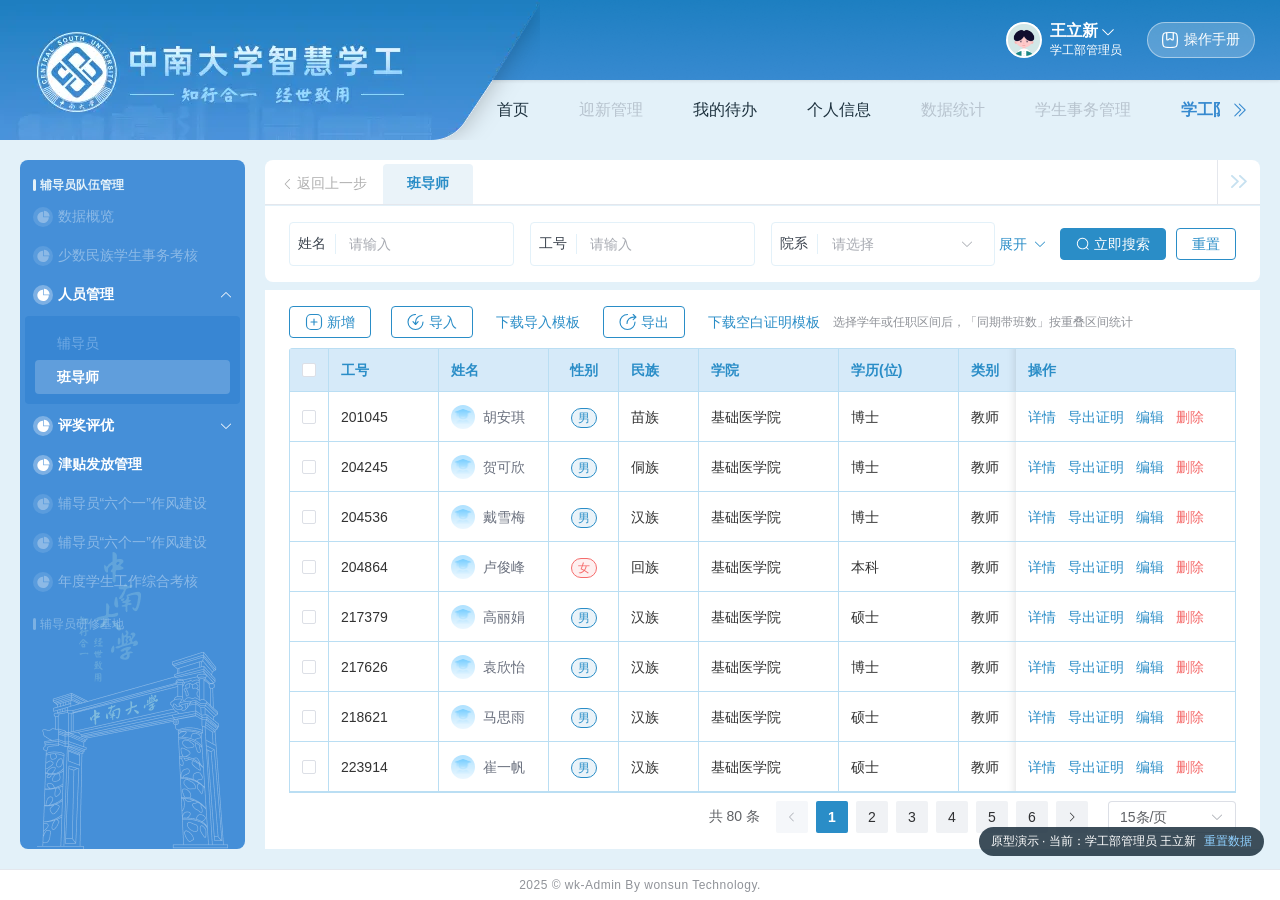
<file: index.html>
<!DOCTYPE html>
<html lang="zh-CN">
<head>
  <meta charset="UTF-8" />
  <meta name="viewport" content="width=device-width, initial-scale=1.0" />
  <title>班导师模块原型 - 智慧学工</title>
  <link rel="icon" href="data:,">
  <link rel="stylesheet" href="lib/element-plus.css" />
  <link rel="stylesheet" href="css/theme.css" />
</head>
<body>
  <div id="app" v-cloak></div>

  <!-- 依赖（本地离线） -->
  <script src="lib/vue.global.prod.js"></script>
  <script src="lib/element-plus.js"></script>
  <script src="lib/zh-cn.js"></script>
  <script src="lib/icons.js"></script>

  <!-- 数据层：字典 → 角色 → 种子 → 存储 → 规则 -->
  <script src="js/mock/dict.js"></script>
  <script src="js/mock/roles.js"></script>
  <script src="js/mock/seed.js"></script>
  <script src="js/mock/store.js"></script>
  <script src="js/mock/rules.js"></script>
  <script src="js/menus.js"></script>
  <!-- 教职工档案与移动端共用（MData.profile） -->
  <script src="js/mobile/data.js"></script>

  <!-- 公共组件 -->
  <script src="js/components/common.js"></script>
  <script src="js/components/flow.js"></script>

  <!-- 页面 -->
  <script src="js/pages/home.js"></script>
  <script src="js/cert-docx.js"></script>
  <script src="js/pages/bds.js"></script>
  <script src="js/pages/yxbds-flow.js"></script>
  <script src="js/pages/yxbds-pages.js"></script>
  <script src="js/pages/pxgzpz.js"></script>
  <script src="js/pages/bjgl.js"></script>
  <script src="js/pages/jtff.js"></script>
  <script src="js/pages/grxx.js"></script>

  <script src="js/app.js"></script>
  <script>window.mountProto();</script>
</body>
</html>
</file>
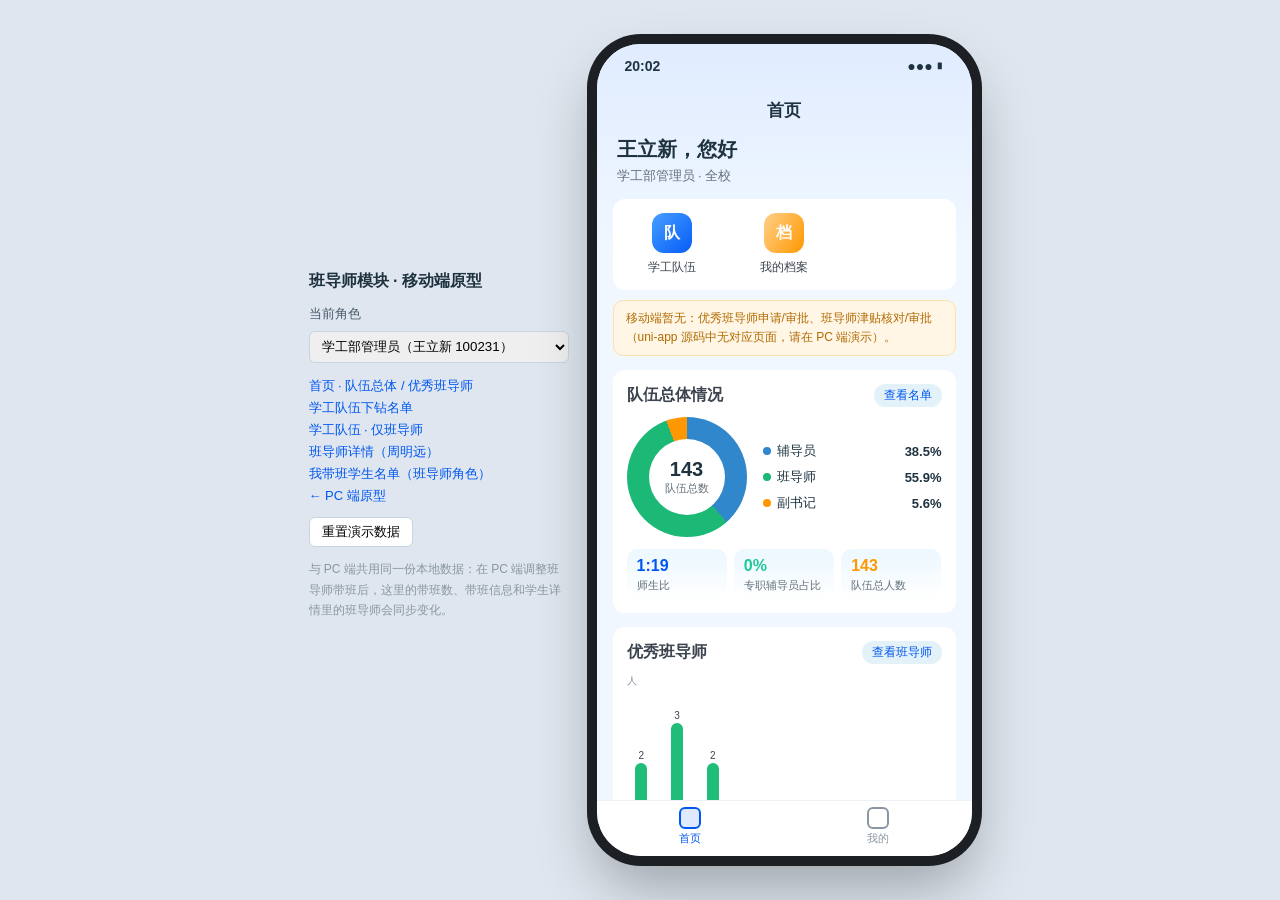
<file: mobile.html>
<!DOCTYPE html>
<html lang="zh-CN">
<head>
  <meta charset="UTF-8" />
  <meta name="viewport" content="width=device-width, initial-scale=1.0" />
  <title>班导师模块原型 - 移动端</title>
  <link rel="stylesheet" href="css/mobile.css" />
</head>
<body>
  <div id="app" v-cloak></div>

  <script src="lib/vue.global.prod.js"></script>

  <!-- 数据层与 PC 端共用：字典 → 角色 → 种子 → 存储 -->
  <script src="js/mock/dict.js"></script>
  <script src="js/mock/roles.js"></script>
  <script src="js/mock/seed.js"></script>
  <script src="js/mock/store.js"></script>
  <script src="js/cert-docx.js"></script>

  <script src="js/mobile/data.js"></script>
  <script src="js/mobile/pages.js"></script>
  <script>window.mountMobile();</script>
</body>
</html>
</file>
<file: lib/element-plus.css>
@charset "UTF-8";:root{--el-color-white:#ffffff;--el-color-black:#000000;--el-color-primary-rgb:64,158,255;--el-color-success-rgb:103,194,58;--el-color-warning-rgb:230,162,60;--el-color-danger-rgb:245,108,108;--el-color-error-rgb:245,108,108;--el-color-info-rgb:144,147,153;--el-font-size-extra-large:20px;--el-font-size-large:18px;--el-font-size-medium:16px;--el-font-size-base:14px;--el-font-size-small:13px;--el-font-size-extra-small:12px;--el-font-family:"Helvetica Neue",Helvetica,"PingFang SC","Hiragino Sans GB","Microsoft YaHei","微软雅黑",Arial,sans-serif;--el-font-weight-primary:500;--el-font-line-height-primary:24px;--el-index-normal:1;--el-index-top:1000;--el-index-popper:2000;--el-border-radius-base:4px;--el-border-radius-small:2px;--el-border-radius-round:20px;--el-border-radius-circle:100%;--el-transition-duration:0.3s;--el-transition-duration-fast:0.2s;--el-transition-function-ease-in-out-bezier:cubic-bezier(0.645,0.045,0.355,1);--el-transition-function-fast-bezier:cubic-bezier(0.23,1,0.32,1);--el-transition-all:all var(--el-transition-duration) var(--el-transition-function-ease-in-out-bezier);--el-transition-fade:opacity var(--el-transition-duration) var(--el-transition-function-fast-bezier);--el-transition-md-fade:transform var(--el-transition-duration) var(--el-transition-function-fast-bezier),opacity var(--el-transition-duration) var(--el-transition-function-fast-bezier);--el-transition-fade-linear:opacity var(--el-transition-duration-fast) linear;--el-transition-border:border-color var(--el-transition-duration-fast) var(--el-transition-function-ease-in-out-bezier);--el-transition-box-shadow:box-shadow var(--el-transition-duration-fast) var(--el-transition-function-ease-in-out-bezier);--el-transition-color:color var(--el-transition-duration-fast) var(--el-transition-function-ease-in-out-bezier);--el-component-size-large:40px;--el-component-size:32px;--el-component-size-small:24px;color-scheme:light;--el-color-primary:#409eff;--el-color-primary-light-3:rgb(121,187,255);--el-color-primary-light-5:rgb(160,207,255);--el-color-primary-light-7:rgb(198,226,255);--el-color-primary-light-8:rgb(217,236,255);--el-color-primary-light-9:rgb(236,245,255);--el-color-primary-dark-2:rgb(51,126,204);--el-color-success:#67c23a;--el-color-success-light-3:rgb(149,212,117);--el-color-success-light-5:rgb(179,225,157);--el-color-success-light-7:rgb(209,237,196);--el-color-success-light-8:rgb(225,243,216);--el-color-success-light-9:rgb(240,249,235);--el-color-success-dark-2:rgb(82,155,46);--el-color-warning:#e6a23c;--el-color-warning-light-3:rgb(238,190,119);--el-color-warning-light-5:rgb(243,209,158);--el-color-warning-light-7:rgb(248,227,197);--el-color-warning-light-8:rgb(250,236,216);--el-color-warning-light-9:rgb(253,246,236);--el-color-warning-dark-2:rgb(184,130,48);--el-color-danger:#f56c6c;--el-color-danger-light-3:rgb(248,152,152);--el-color-danger-light-5:rgb(250,182,182);--el-color-danger-light-7:rgb(252,211,211);--el-color-danger-light-8:rgb(253,226,226);--el-color-danger-light-9:rgb(254,240,240);--el-color-danger-dark-2:rgb(196,86,86);--el-color-error:#f56c6c;--el-color-error-light-3:rgb(248,152,152);--el-color-error-light-5:rgb(250,182,182);--el-color-error-light-7:rgb(252,211,211);--el-color-error-light-8:rgb(253,226,226);--el-color-error-light-9:rgb(254,240,240);--el-color-error-dark-2:rgb(196,86,86);--el-color-info:#909399;--el-color-info-light-3:rgb(177,179,184);--el-color-info-light-5:rgb(200,201,204);--el-color-info-light-7:rgb(222,223,224);--el-color-info-light-8:rgb(233,233,235);--el-color-info-light-9:rgb(244,244,245);--el-color-info-dark-2:rgb(115,118,122);--el-bg-color:#ffffff;--el-bg-color-page:#f2f3f5;--el-bg-color-overlay:#ffffff;--el-text-color-primary:#303133;--el-text-color-regular:#606266;--el-text-color-secondary:#909399;--el-text-color-placeholder:#a8abb2;--el-text-color-disabled:#c0c4cc;--el-border-color:#dcdfe6;--el-border-color-light:#e4e7ed;--el-border-color-lighter:#ebeef5;--el-border-color-extra-light:#f2f6fc;--el-border-color-dark:#d4d7de;--el-border-color-darker:#cdd0d6;--el-fill-color:#f0f2f5;--el-fill-color-light:#f5f7fa;--el-fill-color-lighter:#fafafa;--el-fill-color-extra-light:#fafcff;--el-fill-color-dark:#ebedf0;--el-fill-color-darker:#e6e8eb;--el-fill-color-blank:#ffffff;--el-box-shadow:0px 12px 32px 4px rgba(0,0,0,0.04),0px 8px 20px rgba(0,0,0,0.08);--el-box-shadow-light:0px 0px 12px rgba(0,0,0,0.12);--el-box-shadow-lighter:0px 0px 6px rgba(0,0,0,0.12);--el-box-shadow-dark:0px 16px 48px 16px rgba(0,0,0,0.08),0px 12px 32px rgba(0,0,0,0.12),0px 8px 16px -8px rgba(0,0,0,0.16);--el-disabled-bg-color:var(--el-fill-color-light);--el-disabled-text-color:var(--el-text-color-placeholder);--el-disabled-border-color:var(--el-border-color-light);--el-overlay-color:rgba(0,0,0,0.8);--el-overlay-color-light:rgba(0,0,0,0.7);--el-overlay-color-lighter:rgba(0,0,0,0.5);--el-mask-color:rgba(255,255,255,0.9);--el-mask-color-extra-light:rgba(255,255,255,0.3);--el-border-width:1px;--el-border-style:solid;--el-border-color-hover:var(--el-text-color-disabled);--el-border:var(--el-border-width) var(--el-border-style) var(--el-border-color);--el-svg-monochrome-grey:var(--el-border-color)}.fade-in-linear-enter-active,.fade-in-linear-leave-active{transition:var(--el-transition-fade-linear)}.fade-in-linear-enter-from,.fade-in-linear-leave-to{opacity:0}.el-fade-in-linear-enter-active,.el-fade-in-linear-leave-active{transition:var(--el-transition-fade-linear)}.el-fade-in-linear-enter-from,.el-fade-in-linear-leave-to{opacity:0}.el-fade-in-enter-active,.el-fade-in-leave-active{transition:all var(--el-transition-duration) cubic-bezier(.55,0,.1,1)}.el-fade-in-enter-from,.el-fade-in-leave-active{opacity:0}.el-zoom-in-center-enter-active,.el-zoom-in-center-leave-active{transition:all var(--el-transition-duration) cubic-bezier(.55,0,.1,1)}.el-zoom-in-center-enter-from,.el-zoom-in-center-leave-active{opacity:0;transform:scaleX(0)}.el-zoom-in-top-enter-active,.el-zoom-in-top-leave-active{opacity:1;transform:scaleY(1);transform-origin:center top;transition:var(--el-transition-md-fade)}.el-zoom-in-top-enter-active[data-popper-placement^=top],.el-zoom-in-top-leave-active[data-popper-placement^=top]{transform-origin:center bottom}.el-zoom-in-top-enter-from,.el-zoom-in-top-leave-active{opacity:0;transform:scaleY(0)}.el-zoom-in-bottom-enter-active,.el-zoom-in-bottom-leave-active{opacity:1;transform:scaleY(1);transform-origin:center bottom;transition:var(--el-transition-md-fade)}.el-zoom-in-bottom-enter-from,.el-zoom-in-bottom-leave-active{opacity:0;transform:scaleY(0)}.el-zoom-in-left-enter-active,.el-zoom-in-left-leave-active{opacity:1;transform:scale(1);transform-origin:top left;transition:var(--el-transition-md-fade)}.el-zoom-in-left-enter-from,.el-zoom-in-left-leave-active{opacity:0;transform:scale(.45)}.collapse-transition{transition:var(--el-transition-duration) height ease-in-out,var(--el-transition-duration) padding-top ease-in-out,var(--el-transition-duration) padding-bottom ease-in-out}.el-collapse-transition-enter-active,.el-collapse-transition-leave-active{transition:var(--el-transition-duration) max-height ease-in-out,var(--el-transition-duration) padding-top ease-in-out,var(--el-transition-duration) padding-bottom ease-in-out}.horizontal-collapse-transition{transition:var(--el-transition-duration) width ease-in-out,var(--el-transition-duration) padding-left ease-in-out,var(--el-transition-duration) padding-right ease-in-out}.el-list-enter-active,.el-list-leave-active{transition:all 1s}.el-list-enter-from,.el-list-leave-to{opacity:0;transform:translateY(-30px)}.el-list-leave-active{position:absolute!important}.el-opacity-transition{transition:opacity var(--el-transition-duration) cubic-bezier(.55,0,.1,1)}.el-icon--right{margin-left:5px}.el-icon--left{margin-right:5px}@keyframes rotating{0%{transform:rotate(0deg)}to{transform:rotate(1turn)}}.el-icon{--color:inherit;align-items:center;color:var(--color);display:inline-flex;fill:currentColor;font-size:inherit;height:1em;justify-content:center;line-height:1em;position:relative;width:1em}.el-icon.is-loading{animation:rotating 2s linear infinite}.el-icon svg{height:1em;width:1em}.el-affix--fixed{position:fixed}.el-alert{--el-alert-padding:8px 16px;--el-alert-border-radius-base:var(--el-border-radius-base);--el-alert-title-font-size:14px;--el-alert-title-with-description-font-size:16px;--el-alert-description-font-size:14px;--el-alert-close-font-size:16px;--el-alert-close-customed-font-size:14px;--el-alert-icon-size:16px;--el-alert-icon-large-size:28px;align-items:center;background-color:var(--el-color-white);border-radius:var(--el-alert-border-radius-base);box-sizing:border-box;display:flex;margin:0;opacity:1;overflow:hidden;padding:var(--el-alert-padding);position:relative;transition:opacity var(--el-transition-duration-fast);width:100%}.el-alert.is-light .el-alert__close-btn{color:var(--el-text-color-placeholder)}.el-alert.is-dark .el-alert__close-btn,.el-alert.is-dark .el-alert__description{color:var(--el-color-white)}.el-alert.is-center{justify-content:center}.el-alert--primary{--el-alert-bg-color:var(--el-color-primary-light-9)}.el-alert--primary.is-light{background-color:var(--el-alert-bg-color)}.el-alert--primary.is-light,.el-alert--primary.is-light .el-alert__description{color:var(--el-color-primary)}.el-alert--primary.is-dark{background-color:var(--el-color-primary);color:var(--el-color-white)}.el-alert--success{--el-alert-bg-color:var(--el-color-success-light-9)}.el-alert--success.is-light{background-color:var(--el-alert-bg-color)}.el-alert--success.is-light,.el-alert--success.is-light .el-alert__description{color:var(--el-color-success)}.el-alert--success.is-dark{background-color:var(--el-color-success);color:var(--el-color-white)}.el-alert--info{--el-alert-bg-color:var(--el-color-info-light-9)}.el-alert--info.is-light{background-color:var(--el-alert-bg-color)}.el-alert--info.is-light,.el-alert--info.is-light .el-alert__description{color:var(--el-color-info)}.el-alert--info.is-dark{background-color:var(--el-color-info);color:var(--el-color-white)}.el-alert--warning{--el-alert-bg-color:var(--el-color-warning-light-9)}.el-alert--warning.is-light{background-color:var(--el-alert-bg-color)}.el-alert--warning.is-light,.el-alert--warning.is-light .el-alert__description{color:var(--el-color-warning)}.el-alert--warning.is-dark{background-color:var(--el-color-warning);color:var(--el-color-white)}.el-alert--error{--el-alert-bg-color:var(--el-color-error-light-9)}.el-alert--error.is-light{background-color:var(--el-alert-bg-color)}.el-alert--error.is-light,.el-alert--error.is-light .el-alert__description{color:var(--el-color-error)}.el-alert--error.is-dark{background-color:var(--el-color-error);color:var(--el-color-white)}.el-alert__content{display:flex;flex-direction:column;gap:4px}.el-alert .el-alert__icon{font-size:var(--el-alert-icon-size);margin-right:8px;width:var(--el-alert-icon-size)}.el-alert .el-alert__icon.is-big{font-size:var(--el-alert-icon-large-size);margin-right:12px;width:var(--el-alert-icon-large-size)}.el-alert__title{font-size:var(--el-alert-title-font-size);line-height:24px}.el-alert__title.with-description{font-size:var(--el-alert-title-with-description-font-size)}.el-alert .el-alert__description{font-size:var(--el-alert-description-font-size);margin:0}.el-alert .el-alert__close-btn{cursor:pointer;font-size:var(--el-alert-close-font-size);opacity:1;position:absolute;right:16px;top:12px}.el-alert .el-alert__close-btn.is-customed{font-size:var(--el-alert-close-customed-font-size);font-style:normal;line-height:24px;top:8px}.el-alert-fade-enter-from,.el-alert-fade-leave-active{opacity:0}.el-aside{box-sizing:border-box;flex-shrink:0;overflow:auto;width:var(--el-aside-width,300px)}.el-autocomplete{--el-input-text-color:var(--el-text-color-regular);--el-input-border:var(--el-border);--el-input-hover-border:var(--el-border-color-hover);--el-input-focus-border:var(--el-color-primary);--el-input-transparent-border:0 0 0 1px transparent inset;--el-input-border-color:var(--el-border-color);--el-input-border-radius:var(--el-border-radius-base);--el-input-bg-color:var(--el-fill-color-blank);--el-input-icon-color:var(--el-text-color-placeholder);--el-input-placeholder-color:var(--el-text-color-placeholder);--el-input-hover-border-color:var(--el-border-color-hover);--el-input-clear-hover-color:var(--el-text-color-secondary);--el-input-focus-border-color:var(--el-color-primary);--el-input-width:100%;display:inline-block;position:relative;width:var(--el-input-width)}.el-autocomplete__popper.el-popper{background:var(--el-bg-color-overlay);box-shadow:var(--el-box-shadow-light)}.el-autocomplete__popper.el-popper,.el-autocomplete__popper.el-popper .el-popper__arrow:before{border:1px solid var(--el-border-color-light)}.el-autocomplete__popper.el-popper[data-popper-placement^=top] .el-popper__arrow:before{border-left-color:transparent;border-top-color:transparent}.el-autocomplete__popper.el-popper[data-popper-placement^=bottom] .el-popper__arrow:before{border-bottom-color:transparent;border-right-color:transparent}.el-autocomplete__popper.el-popper[data-popper-placement^=left] .el-popper__arrow:before{border-bottom-color:transparent;border-left-color:transparent}.el-autocomplete__popper.el-popper[data-popper-placement^=right] .el-popper__arrow:before{border-right-color:transparent;border-top-color:transparent}.el-autocomplete-suggestion{border-radius:var(--el-border-radius-base);box-sizing:border-box}.el-autocomplete-suggestion__header{border-bottom:1px solid var(--el-border-color-lighter);padding:10px}.el-autocomplete-suggestion__footer{border-top:1px solid var(--el-border-color-lighter);padding:10px}.el-autocomplete-suggestion__wrap{box-sizing:border-box;max-height:280px;padding:10px 0}.el-autocomplete-suggestion__list{margin:0;padding:0}.el-autocomplete-suggestion li{color:var(--el-text-color-regular);cursor:pointer;font-size:var(--el-font-size-base);line-height:34px;list-style:none;margin:0;overflow:hidden;padding:0 20px;text-align:left;text-overflow:ellipsis;white-space:nowrap}.el-autocomplete-suggestion li.highlighted,.el-autocomplete-suggestion li:hover{background-color:var(--el-fill-color-light)}.el-autocomplete-suggestion li.divider{border-top:1px solid var(--el-color-black);margin-top:6px}.el-autocomplete-suggestion li.divider:last-child{margin-bottom:-6px}.el-autocomplete-suggestion.is-loading li{align-items:center;color:var(--el-text-color-secondary);cursor:default;display:flex;font-size:20px;height:100px;justify-content:center}.el-autocomplete-suggestion.is-loading li:hover{background-color:var(--el-bg-color-overlay)}.el-avatar{--el-avatar-text-color:var(--el-color-white);--el-avatar-bg-color:var(--el-text-color-disabled);--el-avatar-text-size:14px;--el-avatar-icon-size:18px;--el-avatar-border-radius:var(--el-border-radius-base);--el-avatar-size-large:56px;--el-avatar-size-small:24px;--el-avatar-size:40px;align-items:center;background:var(--el-avatar-bg-color);box-sizing:border-box;color:var(--el-avatar-text-color);display:inline-flex;font-size:var(--el-avatar-text-size);height:var(--el-avatar-size);justify-content:center;outline:none;overflow:hidden;text-align:center;width:var(--el-avatar-size)}.el-avatar>img{display:block;height:100%;width:100%}.el-avatar--circle{border-radius:50%}.el-avatar--square{border-radius:var(--el-avatar-border-radius)}.el-avatar--icon{font-size:var(--el-avatar-icon-size)}.el-avatar--small{--el-avatar-size:24px}.el-avatar--large{--el-avatar-size:56px}.el-avatar-group{--el-avatar-group-item-gap:-8px;--el-avatar-group-collapse-item-gap:4px;display:inline-flex}.el-avatar-group .el-avatar{border:1px solid var(--el-border-color-extra-light)}.el-avatar-group .el-avatar:not(:first-child){margin-left:var(--el-avatar-group-item-gap)}.el-avatar-group__collapse-avatars{--el-avatar-group-item-gap:-8px;--el-avatar-group-collapse-item-gap:4px}.el-avatar-group__collapse-avatars .el-avatar:not(:first-child){margin-left:var(--el-avatar-group-collapse-item-gap)}.el-backtop{--el-backtop-bg-color:var(--el-bg-color-overlay);--el-backtop-text-color:var(--el-color-primary);--el-backtop-hover-bg-color:var(--el-border-color-extra-light);align-items:center;background-color:var(--el-backtop-bg-color);border-radius:50%;box-shadow:var(--el-box-shadow-lighter);color:var(--el-backtop-text-color);cursor:pointer;display:flex;font-size:20px;height:40px;justify-content:center;position:fixed;width:40px;z-index:5}.el-backtop:hover{background-color:var(--el-backtop-hover-bg-color)}.el-backtop__icon{font-size:20px}.el-badge{--el-badge-bg-color:var(--el-color-danger);--el-badge-radius:10px;--el-badge-font-size:12px;--el-badge-padding:6px;--el-badge-size:18px;display:inline-block;position:relative;vertical-align:middle;width:-moz-fit-content;width:fit-content}.el-badge__content{align-items:center;background-color:var(--el-badge-bg-color);border:1px solid var(--el-bg-color);border-radius:var(--el-badge-radius);color:var(--el-color-white);display:inline-flex;font-size:var(--el-badge-font-size);height:var(--el-badge-size);justify-content:center;padding:0 var(--el-badge-padding);white-space:nowrap}.el-badge__content.is-fixed{position:absolute;right:calc(1px + var(--el-badge-size)/2);top:0;transform:translateY(-50%) translateX(100%);z-index:var(--el-index-normal)}.el-badge__content.is-fixed.is-dot{right:5px}.el-badge__content.is-dot{border-radius:50%;height:8px;padding:0;right:0;width:8px}.el-badge__content.is-hide-zero{display:none}.el-badge__content--primary{background-color:var(--el-color-primary)}.el-badge__content--success{background-color:var(--el-color-success)}.el-badge__content--warning{background-color:var(--el-color-warning)}.el-badge__content--info{background-color:var(--el-color-info)}.el-badge__content--danger{background-color:var(--el-color-danger)}.el-breadcrumb__separator{color:var(--el-text-color-placeholder);font-weight:bold;margin:0 9px}.el-breadcrumb__separator.el-icon{font-weight:normal;margin:0 6px}.el-breadcrumb__separator.el-icon svg{vertical-align:middle}.el-breadcrumb__item{align-items:center;display:inline-flex;float:left}.el-breadcrumb__inner{color:var(--el-text-color-regular)}.el-breadcrumb__inner a,.el-breadcrumb__inner.is-link{color:var(--el-text-color-primary);font-weight:bold;text-decoration:none;transition:var(--el-transition-color)}.el-breadcrumb__inner a:hover,.el-breadcrumb__inner.is-link:hover{color:var(--el-color-primary);cursor:pointer}.el-breadcrumb__item:last-child .el-breadcrumb__inner,.el-breadcrumb__item:last-child .el-breadcrumb__inner a,.el-breadcrumb__item:last-child .el-breadcrumb__inner a:hover,.el-breadcrumb__item:last-child .el-breadcrumb__inner:hover{color:var(--el-text-color-regular);cursor:text;font-weight:normal}.el-breadcrumb__item:last-child .el-breadcrumb__separator{display:none}.el-breadcrumb{font-size:14px;line-height:1}.el-breadcrumb:after,.el-breadcrumb:before{content:"";display:table}.el-breadcrumb:after{clear:both}.el-button-group>.el-button+.el-button{margin-left:0}.el-button-group>.el-button:first-child:last-child{border-bottom-left-radius:var(--el-border-radius-base);border-bottom-right-radius:var(--el-border-radius-base);border-top-left-radius:var(--el-border-radius-base);border-top-right-radius:var(--el-border-radius-base)}.el-button-group>.el-button:first-child:last-child.is-round{border-radius:var(--el-border-radius-round)}.el-button-group>.el-button:first-child:last-child.is-circle{border-radius:50%}.el-button-group>.el-button:not(:first-child):not(:last-child){border-radius:0}.el-button-group>.el-button.is-active,.el-button-group>.el-button:active,.el-button-group>.el-button:focus,.el-button-group>.el-button:hover{z-index:1}.el-button-group--horizontal{display:inline-block;vertical-align:middle}.el-button-group--horizontal:after,.el-button-group--horizontal:before{content:"";display:table}.el-button-group--horizontal:after{clear:both}.el-button-group--horizontal>.el-button{float:left;position:relative}.el-button-group--horizontal>.el-button:first-child{border-bottom-right-radius:0;border-top-right-radius:0}.el-button-group--horizontal>.el-button:last-child{border-bottom-left-radius:0;border-top-left-radius:0}.el-button-group--horizontal>.el-button:not(:last-child){margin-right:-1px}.el-button-group--horizontal .el-button--primary:first-child{border-right-color:var(--el-button-divide-border-color)}.el-button-group--horizontal .el-button--primary:last-child{border-left-color:var(--el-button-divide-border-color)}.el-button-group--horizontal .el-button--primary:not(:first-child):not(:last-child){border-left-color:var(--el-button-divide-border-color);border-right-color:var(--el-button-divide-border-color)}.el-button-group--horizontal .el-button--success:first-child{border-right-color:var(--el-button-divide-border-color)}.el-button-group--horizontal .el-button--success:last-child{border-left-color:var(--el-button-divide-border-color)}.el-button-group--horizontal .el-button--success:not(:first-child):not(:last-child){border-left-color:var(--el-button-divide-border-color);border-right-color:var(--el-button-divide-border-color)}.el-button-group--horizontal .el-button--warning:first-child{border-right-color:var(--el-button-divide-border-color)}.el-button-group--horizontal .el-button--warning:last-child{border-left-color:var(--el-button-divide-border-color)}.el-button-group--horizontal .el-button--warning:not(:first-child):not(:last-child){border-left-color:var(--el-button-divide-border-color);border-right-color:var(--el-button-divide-border-color)}.el-button-group--horizontal .el-button--danger:first-child{border-right-color:var(--el-button-divide-border-color)}.el-button-group--horizontal .el-button--danger:last-child{border-left-color:var(--el-button-divide-border-color)}.el-button-group--horizontal .el-button--danger:not(:first-child):not(:last-child){border-left-color:var(--el-button-divide-border-color);border-right-color:var(--el-button-divide-border-color)}.el-button-group--horizontal .el-button--info:first-child{border-right-color:var(--el-button-divide-border-color)}.el-button-group--horizontal .el-button--info:last-child{border-left-color:var(--el-button-divide-border-color)}.el-button-group--horizontal .el-button--info:not(:first-child):not(:last-child){border-left-color:var(--el-button-divide-border-color);border-right-color:var(--el-button-divide-border-color)}.el-button-group--horizontal>.el-dropdown>.el-button{border-bottom-left-radius:0;border-left-color:var(--el-button-divide-border-color);border-top-left-radius:0}.el-button-group--vertical{align-items:stretch;display:inline-flex;flex-direction:column}.el-button-group--vertical>.el-button{margin-top:-1px}.el-button-group--vertical>.el-button:first-child{border-bottom-left-radius:0;border-bottom-right-radius:0}.el-button-group--vertical>.el-button:last-child{border-top-left-radius:0;border-top-right-radius:0}.el-button-group--vertical>.el-dropdown{margin-top:-1px}.el-button-group--vertical>.el-dropdown>.el-button{border-left-color:var(--el-button-divide-border-color);border-top-left-radius:0;border-top-right-radius:0}.el-button-group--vertical .el-button--primary:first-child{border-bottom-color:var(--el-button-divide-border-color)}.el-button-group--vertical .el-button--primary:last-child{border-top-color:var(--el-button-divide-border-color)}.el-button-group--vertical .el-button--primary:not(:first-child):not(:last-child){border-bottom-color:var(--el-button-divide-border-color);border-top-color:var(--el-button-divide-border-color)}.el-button-group--vertical .el-button--success:first-child{border-bottom-color:var(--el-button-divide-border-color)}.el-button-group--vertical .el-button--success:last-child{border-top-color:var(--el-button-divide-border-color)}.el-button-group--vertical .el-button--success:not(:first-child):not(:last-child){border-bottom-color:var(--el-button-divide-border-color);border-top-color:var(--el-button-divide-border-color)}.el-button-group--vertical .el-button--warning:first-child{border-bottom-color:var(--el-button-divide-border-color)}.el-button-group--vertical .el-button--warning:last-child{border-top-color:var(--el-button-divide-border-color)}.el-button-group--vertical .el-button--warning:not(:first-child):not(:last-child){border-bottom-color:var(--el-button-divide-border-color);border-top-color:var(--el-button-divide-border-color)}.el-button-group--vertical .el-button--danger:first-child{border-bottom-color:var(--el-button-divide-border-color)}.el-button-group--vertical .el-button--danger:last-child{border-top-color:var(--el-button-divide-border-color)}.el-button-group--vertical .el-button--danger:not(:first-child):not(:last-child){border-bottom-color:var(--el-button-divide-border-color);border-top-color:var(--el-button-divide-border-color)}.el-button-group--vertical .el-button--info:first-child{border-bottom-color:var(--el-button-divide-border-color)}.el-button-group--vertical .el-button--info:last-child{border-top-color:var(--el-button-divide-border-color)}.el-button-group--vertical .el-button--info:not(:first-child):not(:last-child){border-bottom-color:var(--el-button-divide-border-color);border-top-color:var(--el-button-divide-border-color)}.el-button{--el-button-font-weight:var(--el-font-weight-primary);--el-button-border-color:var(--el-border-color);--el-button-bg-color:var(--el-fill-color-blank);--el-button-text-color:var(--el-text-color-regular);--el-button-disabled-text-color:var(--el-disabled-text-color);--el-button-disabled-bg-color:var(--el-fill-color-blank);--el-button-disabled-border-color:var(--el-border-color-light);--el-button-divide-border-color:rgba(255,255,255,0.5);--el-button-hover-text-color:var(--el-color-primary);--el-button-hover-bg-color:var(--el-color-primary-light-9);--el-button-hover-border-color:var(--el-color-primary-light-7);--el-button-active-text-color:var(--el-button-hover-text-color);--el-button-active-border-color:var(--el-color-primary);--el-button-active-bg-color:var(--el-button-hover-bg-color);--el-button-outline-color:var(--el-color-primary-light-5);--el-button-hover-link-text-color:var(--el-text-color-secondary);--el-button-active-color:var(--el-text-color-primary);align-items:center;-webkit-appearance:none;background-color:var(--el-button-bg-color);border:var(--el-border);border-color:var(--el-button-border-color);box-sizing:border-box;color:var(--el-button-text-color);cursor:pointer;display:inline-flex;font-weight:var(--el-button-font-weight);height:32px;justify-content:center;line-height:1;outline:none;text-align:center;transition:.1s;-webkit-user-select:none;-moz-user-select:none;user-select:none;vertical-align:middle;white-space:nowrap}.el-button:hover{background-color:var(--el-button-hover-bg-color);border-color:var(--el-button-hover-border-color);color:var(--el-button-hover-text-color);outline:none}.el-button:active{background-color:var(--el-button-active-bg-color);border-color:var(--el-button-active-border-color);color:var(--el-button-active-text-color);outline:none}.el-button:focus-visible{outline:2px solid var(--el-button-outline-color);outline-offset:1px;transition:outline-offset 0s,outline 0s}.el-button>span{align-items:center;display:inline-flex}.el-button+.el-button{margin-left:12px}.el-button{border-radius:var(--el-border-radius-base);font-size:var(--el-font-size-base)}.el-button,.el-button.is-round{padding:8px 15px}.el-button::-moz-focus-inner{border:0}.el-button [class*=el-icon]+span{margin-left:6px}.el-button [class*=el-icon] svg{vertical-align:bottom}.el-button.is-plain{--el-button-hover-text-color:var(--el-color-primary);--el-button-hover-bg-color:var(--el-fill-color-blank);--el-button-hover-border-color:var(--el-color-primary)}.el-button.is-active{background-color:var(--el-button-active-bg-color);border-color:var(--el-button-active-border-color);color:var(--el-button-active-text-color);outline:none}.el-button.is-disabled,.el-button.is-disabled:hover{background-color:var(--el-button-disabled-bg-color);background-image:none;border-color:var(--el-button-disabled-border-color);color:var(--el-button-disabled-text-color);cursor:not-allowed}.el-button.is-loading{pointer-events:none;position:relative}.el-button.is-loading:before{background-color:var(--el-mask-color-extra-light);border-radius:inherit;bottom:-1px;content:"";left:-1px;pointer-events:none;position:absolute;right:-1px;top:-1px;z-index:1}.el-button.is-round{border-radius:var(--el-border-radius-round)}.el-button.is-dashed{border-style:dashed;--el-button-hover-text-color:var(--el-color-primary);--el-button-hover-bg-color:var(--el-fill-color-blank);--el-button-hover-border-color:var(--el-color-primary)}.el-button.is-circle{border-radius:50%;padding:8px;width:32px}.el-button.is-text{background-color:transparent;border:0 solid transparent;color:var(--el-button-text-color)}.el-button.is-text.is-disabled{background-color:transparent!important;color:var(--el-button-disabled-text-color)}.el-button.is-text:not(.is-disabled):hover{background-color:var(--el-fill-color-light)}.el-button.is-text:not(.is-disabled):focus-visible{outline:2px solid var(--el-button-outline-color);outline-offset:1px;transition:outline-offset 0s,outline 0s}.el-button.is-text:not(.is-disabled):active{background-color:var(--el-fill-color)}.el-button.is-text:not(.is-disabled).is-has-bg{background-color:var(--el-fill-color-light)}.el-button.is-text:not(.is-disabled).is-has-bg:hover{background-color:var(--el-fill-color)}.el-button.is-text:not(.is-disabled).is-has-bg:active{background-color:var(--el-fill-color-dark)}.el-button__text--expand{letter-spacing:.3em;margin-right:-.3em}.el-button.is-link{background:transparent;border-color:transparent;color:var(--el-button-text-color);height:auto;padding:2px}.el-button.is-link:hover{color:var(--el-button-hover-link-text-color)}.el-button.is-link.is-disabled{background-color:transparent!important;border-color:transparent!important;color:var(--el-button-disabled-text-color)}.el-button.is-link:not(.is-disabled):active,.el-button.is-link:not(.is-disabled):hover{background-color:transparent;border-color:transparent}.el-button.is-link:not(.is-disabled):active{color:var(--el-button-active-color)}.el-button--text{background:transparent;border-color:transparent;color:var(--el-color-primary);padding-left:0;padding-right:0}.el-button--text.is-disabled{background-color:transparent!important;border-color:transparent!important;color:var(--el-button-disabled-text-color)}.el-button--text:not(.is-disabled):hover{background-color:transparent;border-color:transparent;color:var(--el-color-primary-light-3)}.el-button--text:not(.is-disabled):active{background-color:transparent;border-color:transparent;color:var(--el-color-primary-dark-2)}.el-button__link--expand{letter-spacing:.3em;margin-right:-.3em}.el-button--primary{--el-button-text-color:var(--el-color-white);--el-button-bg-color:var(--el-color-primary);--el-button-border-color:var(--el-color-primary);--el-button-outline-color:var(--el-color-primary-light-5);--el-button-active-color:var(--el-color-primary-dark-2);--el-button-hover-text-color:var(--el-color-white);--el-button-hover-link-text-color:var(--el-color-primary-light-5);--el-button-hover-bg-color:var(--el-color-primary-light-3);--el-button-hover-border-color:var(--el-color-primary-light-3);--el-button-active-bg-color:var(--el-color-primary-dark-2);--el-button-active-border-color:var(--el-color-primary-dark-2);--el-button-disabled-text-color:var(--el-color-white);--el-button-disabled-bg-color:var(--el-color-primary-light-5);--el-button-disabled-border-color:var(--el-color-primary-light-5)}.el-button--primary.is-link,.el-button--primary.is-plain,.el-button--primary.is-text{--el-button-text-color:var(--el-color-primary);--el-button-bg-color:var(--el-color-primary-light-9);--el-button-border-color:var(--el-color-primary-light-5);--el-button-hover-text-color:var(--el-color-white);--el-button-hover-bg-color:var(--el-color-primary);--el-button-hover-border-color:var(--el-color-primary);--el-button-active-text-color:var(--el-color-white)}.el-button--primary.is-link.is-disabled,.el-button--primary.is-link.is-disabled:active,.el-button--primary.is-link.is-disabled:focus,.el-button--primary.is-link.is-disabled:hover,.el-button--primary.is-plain.is-disabled,.el-button--primary.is-plain.is-disabled:active,.el-button--primary.is-plain.is-disabled:focus,.el-button--primary.is-plain.is-disabled:hover,.el-button--primary.is-text.is-disabled,.el-button--primary.is-text.is-disabled:active,.el-button--primary.is-text.is-disabled:focus,.el-button--primary.is-text.is-disabled:hover{background-color:var(--el-color-primary-light-9);border-color:var(--el-color-primary-light-8);color:var(--el-color-primary-light-5)}.el-button--primary.is-dashed{--el-button-text-color:var(--el-color-primary);--el-button-bg-color:var(--el-color-primary-light-9);--el-button-border-color:var(--el-color-primary-light-5);--el-button-hover-text-color:var(--el-color-primary);--el-button-hover-bg-color:var(--el-color-primary-light-9);--el-button-hover-border-color:var(--el-color-primary-light-3);--el-button-active-text-color:var(--el-color-primary-dark-2);--el-button-active-bg-color:var(--el-color-primary-light-9);--el-button-active-border-color:var(--el-color-primary-dark-2)}.el-button--primary.is-dashed.is-disabled,.el-button--primary.is-dashed.is-disabled:active,.el-button--primary.is-dashed.is-disabled:focus,.el-button--primary.is-dashed.is-disabled:hover{background-color:var(--el-color-primary-light-9);border-color:var(--el-color-primary-light-8);color:var(--el-color-primary-light-5)}.el-button--success{--el-button-text-color:var(--el-color-white);--el-button-bg-color:var(--el-color-success);--el-button-border-color:var(--el-color-success);--el-button-outline-color:var(--el-color-success-light-5);--el-button-active-color:var(--el-color-success-dark-2);--el-button-hover-text-color:var(--el-color-white);--el-button-hover-link-text-color:var(--el-color-success-light-5);--el-button-hover-bg-color:var(--el-color-success-light-3);--el-button-hover-border-color:var(--el-color-success-light-3);--el-button-active-bg-color:var(--el-color-success-dark-2);--el-button-active-border-color:var(--el-color-success-dark-2);--el-button-disabled-text-color:var(--el-color-white);--el-button-disabled-bg-color:var(--el-color-success-light-5);--el-button-disabled-border-color:var(--el-color-success-light-5)}.el-button--success.is-link,.el-button--success.is-plain,.el-button--success.is-text{--el-button-text-color:var(--el-color-success);--el-button-bg-color:var(--el-color-success-light-9);--el-button-border-color:var(--el-color-success-light-5);--el-button-hover-text-color:var(--el-color-white);--el-button-hover-bg-color:var(--el-color-success);--el-button-hover-border-color:var(--el-color-success);--el-button-active-text-color:var(--el-color-white)}.el-button--success.is-link.is-disabled,.el-button--success.is-link.is-disabled:active,.el-button--success.is-link.is-disabled:focus,.el-button--success.is-link.is-disabled:hover,.el-button--success.is-plain.is-disabled,.el-button--success.is-plain.is-disabled:active,.el-button--success.is-plain.is-disabled:focus,.el-button--success.is-plain.is-disabled:hover,.el-button--success.is-text.is-disabled,.el-button--success.is-text.is-disabled:active,.el-button--success.is-text.is-disabled:focus,.el-button--success.is-text.is-disabled:hover{background-color:var(--el-color-success-light-9);border-color:var(--el-color-success-light-8);color:var(--el-color-success-light-5)}.el-button--success.is-dashed{--el-button-text-color:var(--el-color-success);--el-button-bg-color:var(--el-color-success-light-9);--el-button-border-color:var(--el-color-success-light-5);--el-button-hover-text-color:var(--el-color-success);--el-button-hover-bg-color:var(--el-color-success-light-9);--el-button-hover-border-color:var(--el-color-success-light-3);--el-button-active-text-color:var(--el-color-success-dark-2);--el-button-active-bg-color:var(--el-color-success-light-9);--el-button-active-border-color:var(--el-color-success-dark-2)}.el-button--success.is-dashed.is-disabled,.el-button--success.is-dashed.is-disabled:active,.el-button--success.is-dashed.is-disabled:focus,.el-button--success.is-dashed.is-disabled:hover{background-color:var(--el-color-success-light-9);border-color:var(--el-color-success-light-8);color:var(--el-color-success-light-5)}.el-button--warning{--el-button-text-color:var(--el-color-white);--el-button-bg-color:var(--el-color-warning);--el-button-border-color:var(--el-color-warning);--el-button-outline-color:var(--el-color-warning-light-5);--el-button-active-color:var(--el-color-warning-dark-2);--el-button-hover-text-color:var(--el-color-white);--el-button-hover-link-text-color:var(--el-color-warning-light-5);--el-button-hover-bg-color:var(--el-color-warning-light-3);--el-button-hover-border-color:var(--el-color-warning-light-3);--el-button-active-bg-color:var(--el-color-warning-dark-2);--el-button-active-border-color:var(--el-color-warning-dark-2);--el-button-disabled-text-color:var(--el-color-white);--el-button-disabled-bg-color:var(--el-color-warning-light-5);--el-button-disabled-border-color:var(--el-color-warning-light-5)}.el-button--warning.is-link,.el-button--warning.is-plain,.el-button--warning.is-text{--el-button-text-color:var(--el-color-warning);--el-button-bg-color:var(--el-color-warning-light-9);--el-button-border-color:var(--el-color-warning-light-5);--el-button-hover-text-color:var(--el-color-white);--el-button-hover-bg-color:var(--el-color-warning);--el-button-hover-border-color:var(--el-color-warning);--el-button-active-text-color:var(--el-color-white)}.el-button--warning.is-link.is-disabled,.el-button--warning.is-link.is-disabled:active,.el-button--warning.is-link.is-disabled:focus,.el-button--warning.is-link.is-disabled:hover,.el-button--warning.is-plain.is-disabled,.el-button--warning.is-plain.is-disabled:active,.el-button--warning.is-plain.is-disabled:focus,.el-button--warning.is-plain.is-disabled:hover,.el-button--warning.is-text.is-disabled,.el-button--warning.is-text.is-disabled:active,.el-button--warning.is-text.is-disabled:focus,.el-button--warning.is-text.is-disabled:hover{background-color:var(--el-color-warning-light-9);border-color:var(--el-color-warning-light-8);color:var(--el-color-warning-light-5)}.el-button--warning.is-dashed{--el-button-text-color:var(--el-color-warning);--el-button-bg-color:var(--el-color-warning-light-9);--el-button-border-color:var(--el-color-warning-light-5);--el-button-hover-text-color:var(--el-color-warning);--el-button-hover-bg-color:var(--el-color-warning-light-9);--el-button-hover-border-color:var(--el-color-warning-light-3);--el-button-active-text-color:var(--el-color-warning-dark-2);--el-button-active-bg-color:var(--el-color-warning-light-9);--el-button-active-border-color:var(--el-color-warning-dark-2)}.el-button--warning.is-dashed.is-disabled,.el-button--warning.is-dashed.is-disabled:active,.el-button--warning.is-dashed.is-disabled:focus,.el-button--warning.is-dashed.is-disabled:hover{background-color:var(--el-color-warning-light-9);border-color:var(--el-color-warning-light-8);color:var(--el-color-warning-light-5)}.el-button--danger{--el-button-text-color:var(--el-color-white);--el-button-bg-color:var(--el-color-danger);--el-button-border-color:var(--el-color-danger);--el-button-outline-color:var(--el-color-danger-light-5);--el-button-active-color:var(--el-color-danger-dark-2);--el-button-hover-text-color:var(--el-color-white);--el-button-hover-link-text-color:var(--el-color-danger-light-5);--el-button-hover-bg-color:var(--el-color-danger-light-3);--el-button-hover-border-color:var(--el-color-danger-light-3);--el-button-active-bg-color:var(--el-color-danger-dark-2);--el-button-active-border-color:var(--el-color-danger-dark-2);--el-button-disabled-text-color:var(--el-color-white);--el-button-disabled-bg-color:var(--el-color-danger-light-5);--el-button-disabled-border-color:var(--el-color-danger-light-5)}.el-button--danger.is-link,.el-button--danger.is-plain,.el-button--danger.is-text{--el-button-text-color:var(--el-color-danger);--el-button-bg-color:var(--el-color-danger-light-9);--el-button-border-color:var(--el-color-danger-light-5);--el-button-hover-text-color:var(--el-color-white);--el-button-hover-bg-color:var(--el-color-danger);--el-button-hover-border-color:var(--el-color-danger);--el-button-active-text-color:var(--el-color-white)}.el-button--danger.is-link.is-disabled,.el-button--danger.is-link.is-disabled:active,.el-button--danger.is-link.is-disabled:focus,.el-button--danger.is-link.is-disabled:hover,.el-button--danger.is-plain.is-disabled,.el-button--danger.is-plain.is-disabled:active,.el-button--danger.is-plain.is-disabled:focus,.el-button--danger.is-plain.is-disabled:hover,.el-button--danger.is-text.is-disabled,.el-button--danger.is-text.is-disabled:active,.el-button--danger.is-text.is-disabled:focus,.el-button--danger.is-text.is-disabled:hover{background-color:var(--el-color-danger-light-9);border-color:var(--el-color-danger-light-8);color:var(--el-color-danger-light-5)}.el-button--danger.is-dashed{--el-button-text-color:var(--el-color-danger);--el-button-bg-color:var(--el-color-danger-light-9);--el-button-border-color:var(--el-color-danger-light-5);--el-button-hover-text-color:var(--el-color-danger);--el-button-hover-bg-color:var(--el-color-danger-light-9);--el-button-hover-border-color:var(--el-color-danger-light-3);--el-button-active-text-color:var(--el-color-danger-dark-2);--el-button-active-bg-color:var(--el-color-danger-light-9);--el-button-active-border-color:var(--el-color-danger-dark-2)}.el-button--danger.is-dashed.is-disabled,.el-button--danger.is-dashed.is-disabled:active,.el-button--danger.is-dashed.is-disabled:focus,.el-button--danger.is-dashed.is-disabled:hover{background-color:var(--el-color-danger-light-9);border-color:var(--el-color-danger-light-8);color:var(--el-color-danger-light-5)}.el-button--info{--el-button-text-color:var(--el-color-white);--el-button-bg-color:var(--el-color-info);--el-button-border-color:var(--el-color-info);--el-button-outline-color:var(--el-color-info-light-5);--el-button-active-color:var(--el-color-info-dark-2);--el-button-hover-text-color:var(--el-color-white);--el-button-hover-link-text-color:var(--el-color-info-light-5);--el-button-hover-bg-color:var(--el-color-info-light-3);--el-button-hover-border-color:var(--el-color-info-light-3);--el-button-active-bg-color:var(--el-color-info-dark-2);--el-button-active-border-color:var(--el-color-info-dark-2);--el-button-disabled-text-color:var(--el-color-white);--el-button-disabled-bg-color:var(--el-color-info-light-5);--el-button-disabled-border-color:var(--el-color-info-light-5)}.el-button--info.is-link,.el-button--info.is-plain,.el-button--info.is-text{--el-button-text-color:var(--el-color-info);--el-button-bg-color:var(--el-color-info-light-9);--el-button-border-color:var(--el-color-info-light-5);--el-button-hover-text-color:var(--el-color-white);--el-button-hover-bg-color:var(--el-color-info);--el-button-hover-border-color:var(--el-color-info);--el-button-active-text-color:var(--el-color-white)}.el-button--info.is-link.is-disabled,.el-button--info.is-link.is-disabled:active,.el-button--info.is-link.is-disabled:focus,.el-button--info.is-link.is-disabled:hover,.el-button--info.is-plain.is-disabled,.el-button--info.is-plain.is-disabled:active,.el-button--info.is-plain.is-disabled:focus,.el-button--info.is-plain.is-disabled:hover,.el-button--info.is-text.is-disabled,.el-button--info.is-text.is-disabled:active,.el-button--info.is-text.is-disabled:focus,.el-button--info.is-text.is-disabled:hover{background-color:var(--el-color-info-light-9);border-color:var(--el-color-info-light-8);color:var(--el-color-info-light-5)}.el-button--info.is-dashed{--el-button-text-color:var(--el-color-info);--el-button-bg-color:var(--el-color-info-light-9);--el-button-border-color:var(--el-color-info-light-5);--el-button-hover-text-color:var(--el-color-info);--el-button-hover-bg-color:var(--el-color-info-light-9);--el-button-hover-border-color:var(--el-color-info-light-3);--el-button-active-text-color:var(--el-color-info-dark-2);--el-button-active-bg-color:var(--el-color-info-light-9);--el-button-active-border-color:var(--el-color-info-dark-2)}.el-button--info.is-dashed.is-disabled,.el-button--info.is-dashed.is-disabled:active,.el-button--info.is-dashed.is-disabled:focus,.el-button--info.is-dashed.is-disabled:hover{background-color:var(--el-color-info-light-9);border-color:var(--el-color-info-light-8);color:var(--el-color-info-light-5)}.el-button--large{--el-button-size:40px;height:var(--el-button-size)}.el-button--large [class*=el-icon]+span{margin-left:8px}.el-button--large{border-radius:var(--el-border-radius-base);font-size:var(--el-font-size-base);padding:12px 19px}.el-button--large.is-round{padding:12px 19px}.el-button--large.is-circle{padding:12px;width:var(--el-button-size)}.el-button--small{--el-button-size:24px;height:var(--el-button-size)}.el-button--small [class*=el-icon]+span{margin-left:4px}.el-button--small{border-radius:calc(var(--el-border-radius-base) - 1px);font-size:12px;padding:5px 11px}.el-button--small.is-round{padding:5px 11px}.el-button--small.is-circle{padding:5px;width:var(--el-button-size)}.el-calendar{--el-calendar-border:var(--el-table-border,1px solid var(--el-border-color-lighter));--el-calendar-header-border-bottom:var(--el-calendar-border);--el-calendar-selected-bg-color:var(--el-color-primary-light-9);--el-calendar-cell-width:85px;background-color:var(--el-fill-color-blank)}.el-calendar__header{border-bottom:var(--el-calendar-header-border-bottom);display:flex;justify-content:space-between;padding:12px 20px}.el-calendar__title{align-self:center;color:var(--el-text-color)}.el-calendar__body{padding:12px 20px 35px}.el-calendar__select-controller .el-select{margin-right:8px}.el-calendar__select-controller .el-calendar-select__year{width:120px}.el-calendar__select-controller .el-calendar-select__month{width:60px}.el-calendar-table{table-layout:fixed;width:100%}.el-calendar-table thead th{color:var(--el-text-color-regular);font-weight:normal;padding:12px 0}.el-calendar-table:not(.is-range) td.next,.el-calendar-table:not(.is-range) td.prev{color:var(--el-text-color-placeholder)}.el-calendar-table td{border-bottom:var(--el-calendar-border);border-right:var(--el-calendar-border);transition:background-color var(--el-transition-duration-fast) ease;vertical-align:top}.el-calendar-table td.is-selected{background-color:var(--el-calendar-selected-bg-color)}.el-calendar-table td.is-today{color:var(--el-color-primary)}.el-calendar-table tr:first-child td{border-top:var(--el-calendar-border)}.el-calendar-table tr td:first-child{border-left:var(--el-calendar-border)}.el-calendar-table tr.el-calendar-table__row--hide-border td{border-top:none}.el-calendar-table .el-calendar-day{box-sizing:border-box;height:var(--el-calendar-cell-width);padding:8px}.el-calendar-table .el-calendar-day:hover{background-color:var(--el-calendar-selected-bg-color);cursor:pointer}.el-card{--el-card-border-color:var(--el-border-color-light);--el-card-border-radius:4px;--el-card-padding:20px;--el-card-bg-color:var(--el-fill-color-blank);background-color:var(--el-card-bg-color);border:1px solid var(--el-card-border-color);border-radius:var(--el-card-border-radius);color:var(--el-text-color-primary);display:flex;flex-direction:column;overflow:hidden;transition:var(--el-transition-duration)}.el-card.is-always-shadow,.el-card.is-hover-shadow:focus,.el-card.is-hover-shadow:hover{box-shadow:var(--el-box-shadow-light)}.el-card__header{border-bottom:1px solid var(--el-card-border-color);box-sizing:border-box;padding:calc(var(--el-card-padding) - 2px) var(--el-card-padding)}.el-card__body{flex-grow:1;overflow:auto;padding:var(--el-card-padding)}.el-card__footer{border-top:1px solid var(--el-card-border-color);box-sizing:border-box;padding:calc(var(--el-card-padding) - 2px) var(--el-card-padding)}.el-carousel__item{display:inline-block;height:100%;left:0;overflow:hidden;position:absolute;top:0;width:100%}.el-carousel__item,.el-carousel__item.is-active{z-index:calc(var(--el-index-normal) - 1)}.el-carousel__item--card,.el-carousel__item.is-animating{transition:transform .4s ease-in-out}.el-carousel__item--card{width:50%}.el-carousel__item--card.is-in-stage{cursor:pointer;z-index:var(--el-index-normal)}.el-carousel__item--card.is-in-stage.is-hover .el-carousel__mask,.el-carousel__item--card.is-in-stage:hover .el-carousel__mask{opacity:.12}.el-carousel__item--card.is-active{z-index:calc(var(--el-index-normal) + 1)}.el-carousel__item--card-vertical{height:50%;width:100%}.el-carousel__mask{background-color:var(--el-color-white);height:100%;left:0;opacity:.24;position:absolute;top:0;transition:var(--el-transition-duration-fast);width:100%}.el-carousel{--el-carousel-arrow-font-size:12px;--el-carousel-arrow-size:36px;--el-carousel-arrow-background:rgba(31,45,61,0.11);--el-carousel-arrow-hover-background:rgba(31,45,61,0.23);--el-carousel-indicator-width:30px;--el-carousel-indicator-height:2px;--el-carousel-indicator-padding-horizontal:4px;--el-carousel-indicator-padding-vertical:12px;--el-carousel-indicator-out-color:var(--el-border-color-hover);position:relative}.el-carousel--horizontal,.el-carousel--vertical{overflow:hidden}.el-carousel.is-vertical-outside{align-items:center;display:flex;flex-direction:row}.el-carousel.is-vertical-outside .el-carousel__container{flex:1}.el-carousel__container{height:300px;position:relative}.el-carousel__arrow{align-items:center;background-color:var(--el-carousel-arrow-background);border:none;border-radius:50%;color:#ffffff;cursor:pointer;display:inline-flex;font-size:var(--el-carousel-arrow-font-size);height:var(--el-carousel-arrow-size);justify-content:center;margin:0;outline:none;padding:0;position:absolute;text-align:center;top:50%;transform:translateY(-50%);transition:var(--el-transition-duration);width:var(--el-carousel-arrow-size);z-index:10}.el-carousel__arrow--left{left:16px}.el-carousel__arrow--right{right:16px}.el-carousel__arrow:hover{background-color:var(--el-carousel-arrow-hover-background)}.el-carousel__arrow i{cursor:pointer}.el-carousel__indicators{list-style:none;margin:0;padding:0;position:absolute;z-index:calc(var(--el-index-normal) + 1)}.el-carousel__indicators--horizontal{bottom:0;left:50%;transform:translateX(-50%)}.el-carousel__indicators--vertical{right:0;top:50%;transform:translateY(-50%)}.el-carousel__indicators--outside{position:static;text-align:center;transform:none}.el-carousel__indicators--outside .el-carousel__indicator:hover button{opacity:.64}.el-carousel__indicators--outside button{background-color:var(--el-carousel-indicator-out-color);opacity:.24}.el-carousel__indicators--right{right:0}.el-carousel__indicators--labels .el-carousel__button{color:#000000;font-size:12px;padding:2px 18px}.el-carousel__indicators--labels .el-carousel__indicator{padding:6px 4px}.el-carousel__indicator{background-color:transparent;cursor:pointer}.el-carousel__indicator:hover button{opacity:.72}.el-carousel__indicator--horizontal{display:inline-block;padding:var(--el-carousel-indicator-padding-vertical) var(--el-carousel-indicator-padding-horizontal)}.el-carousel__indicator--vertical{padding:var(--el-carousel-indicator-padding-horizontal) var(--el-carousel-indicator-padding-vertical)}.el-carousel__indicator--vertical .el-carousel__button{height:calc(var(--el-carousel-indicator-width)/2);width:var(--el-carousel-indicator-height)}.el-carousel__indicator.is-active button{opacity:1}.el-carousel__button{background-color:#ffffff;border:none;cursor:pointer;display:block;height:var(--el-carousel-indicator-height);margin:0;opacity:.48;outline:none;padding:0;transition:var(--el-transition-duration);width:var(--el-carousel-indicator-width)}.el-carousel__indicators--labels .el-carousel__button{height:auto;width:auto}.carousel-arrow-left-enter-from,.carousel-arrow-left-leave-active{opacity:0;transform:translateY(-50%) translateX(-10px)}.carousel-arrow-right-enter-from,.carousel-arrow-right-leave-active{opacity:0;transform:translateY(-50%) translateX(10px)}.el-transitioning{filter:url(#elCarouselHorizontal)}.el-transitioning-vertical{filter:url(#elCarouselVertical)}.el-cascader-panel{--el-cascader-menu-text-color:var(--el-text-color-regular);--el-cascader-menu-selected-text-color:var(--el-color-primary);--el-cascader-menu-fill:var(--el-bg-color-overlay);--el-cascader-menu-font-size:var(--el-font-size-base);--el-cascader-menu-radius:var(--el-border-radius-base);--el-cascader-menu-border:solid 1px var(--el-border-color-light);--el-cascader-menu-shadow:var(--el-box-shadow-light);--el-cascader-node-background-hover:var(--el-fill-color-light);--el-cascader-node-color-disabled:var(--el-text-color-placeholder);--el-cascader-color-empty:var(--el-text-color-placeholder);--el-cascader-tag-background:var(--el-fill-color);border-radius:var(--el-cascader-menu-radius);display:flex;font-size:var(--el-cascader-menu-font-size);width:-moz-fit-content;width:fit-content}.el-cascader-panel.is-bordered{border:var(--el-cascader-menu-border);border-radius:var(--el-cascader-menu-radius)}.el-cascader-menu{border-right:var(--el-cascader-menu-border);box-sizing:border-box;color:var(--el-cascader-menu-text-color);min-width:180px}.el-cascader-menu:last-child{border-right:none}.el-cascader-menu:last-child .el-cascader-node{padding-right:20px}.el-cascader-menu__wrap.el-scrollbar__wrap{height:204px}.el-cascader-menu__list{box-sizing:border-box;list-style:none;margin:0;min-height:100%;padding:6px 0;position:relative}.el-cascader-menu__hover-zone{height:100%;left:0;pointer-events:none;position:absolute;top:0;width:100%}.el-cascader-menu__empty-text{align-items:center;color:var(--el-cascader-color-empty);display:flex;left:50%;position:absolute;top:50%;transform:translate(-50%,-50%)}.el-cascader-menu__empty-text .is-loading{margin-right:2px}.el-cascader-node{align-items:center;display:flex;height:34px;line-height:34px;outline:none;padding:0 30px 0 20px;position:relative}.el-cascader-node.is-selectable.in-active-path{color:var(--el-cascader-menu-text-color)}.el-cascader-node.in-active-path,.el-cascader-node.is-active,.el-cascader-node.is-selectable.in-checked-path{color:var(--el-cascader-menu-selected-text-color);font-weight:bold}.el-cascader-node:not(.is-disabled){cursor:pointer}.el-cascader-node:not(.is-disabled):focus,.el-cascader-node:not(.is-disabled):hover{background:var(--el-cascader-node-background-hover)}.el-cascader-node.is-disabled{color:var(--el-cascader-node-color-disabled);cursor:not-allowed}.el-cascader-node__prefix{left:10px;position:absolute}.el-cascader-node__postfix{position:absolute;right:10px}.el-cascader-node__label{flex:1;overflow:hidden;padding:0 8px;text-align:left;text-overflow:ellipsis;white-space:nowrap}.el-cascader-node>.el-checkbox,.el-cascader-node>.el-radio{margin-right:0}.el-cascader-node>.el-radio .el-radio__label{padding-left:0}.el-cascader{--el-cascader-menu-text-color:var(--el-text-color-regular);--el-cascader-menu-selected-text-color:var(--el-color-primary);--el-cascader-menu-fill:var(--el-bg-color-overlay);--el-cascader-menu-font-size:var(--el-font-size-base);--el-cascader-menu-radius:var(--el-border-radius-base);--el-cascader-menu-border:solid 1px var(--el-border-color-light);--el-cascader-menu-shadow:var(--el-box-shadow-light);--el-cascader-node-background-hover:var(--el-fill-color-light);--el-cascader-node-color-disabled:var(--el-text-color-placeholder);--el-cascader-color-empty:var(--el-text-color-placeholder);--el-cascader-tag-background:var(--el-fill-color);display:inline-block;font-size:var(--el-font-size-base);line-height:32px;outline:none;position:relative;vertical-align:middle}.el-cascader:not(.is-disabled):hover .el-input__wrapper{box-shadow:0 0 0 1px var(--el-input-hover-border-color) inset;cursor:pointer}.el-cascader .el-input{cursor:pointer;display:flex}.el-cascader .el-input .el-input__inner{text-overflow:ellipsis}.el-cascader .el-input .el-input__inner:-moz-read-only{cursor:pointer}.el-cascader .el-input .el-input__inner:read-only{cursor:pointer}.el-cascader .el-input .el-input__inner:disabled{cursor:not-allowed}.el-cascader .el-input .el-input__suffix-inner .el-icon svg{vertical-align:middle}.el-cascader .el-input .icon-arrow-down{font-size:14px;transition:transform var(--el-transition-duration)}.el-cascader .el-input .icon-arrow-down.is-reverse{transform:rotate(180deg)}.el-cascader .el-input .icon-circle-close:hover{color:var(--el-input-clear-hover-color,var(--el-text-color-secondary))}.el-cascader .el-input.is-focus .el-input__wrapper{box-shadow:0 0 0 1px var(--el-input-focus-border-color,var(--el-color-primary)) inset}.el-cascader--large{font-size:14px;line-height:40px}.el-cascader--large .el-cascader__tags{gap:6px;padding:8px}.el-cascader--large .el-cascader__search-input{height:24px;margin-left:7px}.el-cascader--small{font-size:12px;line-height:24px}.el-cascader--small .el-cascader__tags{gap:4px;padding:2px}.el-cascader--small .el-cascader__search-input{height:20px;margin-left:5px}.el-cascader.is-disabled .el-cascader__label{color:var(--el-disabled-text-color);z-index:calc(var(--el-index-normal) + 1)}.el-cascader__dropdown{--el-cascader-menu-text-color:var(--el-text-color-regular);--el-cascader-menu-selected-text-color:var(--el-color-primary);--el-cascader-menu-fill:var(--el-bg-color-overlay);--el-cascader-menu-font-size:var(--el-font-size-base);--el-cascader-menu-radius:var(--el-border-radius-base);--el-cascader-menu-border:solid 1px var(--el-border-color-light);--el-cascader-menu-shadow:var(--el-box-shadow-light);--el-cascader-node-background-hover:var(--el-fill-color-light);--el-cascader-node-color-disabled:var(--el-text-color-placeholder);--el-cascader-color-empty:var(--el-text-color-placeholder);--el-cascader-tag-background:var(--el-fill-color);border-radius:var(--el-cascader-menu-radius);font-size:var(--el-cascader-menu-font-size)}.el-cascader__dropdown.el-popper{background:var(--el-cascader-menu-fill)}.el-cascader__dropdown.el-popper,.el-cascader__dropdown.el-popper .el-popper__arrow:before{border:var(--el-cascader-menu-border)}.el-cascader__dropdown.el-popper[data-popper-placement^=top] .el-popper__arrow:before{border-left-color:transparent;border-top-color:transparent}.el-cascader__dropdown.el-popper[data-popper-placement^=bottom] .el-popper__arrow:before{border-bottom-color:transparent;border-right-color:transparent}.el-cascader__dropdown.el-popper[data-popper-placement^=left] .el-popper__arrow:before{border-bottom-color:transparent;border-left-color:transparent}.el-cascader__dropdown.el-popper[data-popper-placement^=right] .el-popper__arrow:before{border-right-color:transparent;border-top-color:transparent}.el-cascader__dropdown.el-popper{box-shadow:var(--el-cascader-menu-shadow)}.el-cascader__header{border-bottom:1px solid var(--el-border-color-light);padding:10px}.el-cascader__footer{border-top:1px solid var(--el-border-color-light);padding:10px}.el-cascader__tags{box-sizing:border-box;display:flex;flex-wrap:wrap;gap:6px;left:0;line-height:normal;padding:4px;position:absolute;right:30px;text-align:left;top:50%;transform:translateY(-50%)}.el-cascader__tags .el-tag{align-items:center;background:var(--el-cascader-tag-background);display:inline-flex;max-width:100%;text-overflow:ellipsis}.el-cascader__tags .el-tag.el-tag--dark,.el-cascader__tags .el-tag.el-tag--plain{background-color:var(--el-tag-bg-color)}.el-cascader__tags .el-tag:not(.is-hit){border-color:transparent}.el-cascader__tags .el-tag:not(.is-hit).el-tag--dark,.el-cascader__tags .el-tag:not(.is-hit).el-tag--plain{border-color:var(--el-tag-border-color)}.el-cascader__tags .el-tag>span{flex:1;line-height:normal;overflow:hidden;text-overflow:ellipsis}.el-cascader__tags .el-tag .el-icon-close{background-color:var(--el-text-color-placeholder);color:var(--el-color-white);flex:none}.el-cascader__tags .el-tag .el-icon-close:hover{background-color:var(--el-text-color-secondary)}.el-cascader__tags .el-tag+input{margin-left:0}.el-cascader__tags.is-validate{right:55px}.el-cascader__collapse-tags{white-space:normal;z-index:var(--el-index-normal)}.el-cascader__collapse-tags .el-tag{align-items:center;background:var(--el-fill-color);display:inline-flex;max-width:100%;text-overflow:ellipsis}.el-cascader__collapse-tags .el-tag.el-tag--dark,.el-cascader__collapse-tags .el-tag.el-tag--plain{background-color:var(--el-tag-bg-color)}.el-cascader__collapse-tags .el-tag:not(.is-hit){border-color:transparent}.el-cascader__collapse-tags .el-tag:not(.is-hit).el-tag--dark,.el-cascader__collapse-tags .el-tag:not(.is-hit).el-tag--plain{border-color:var(--el-tag-border-color)}.el-cascader__collapse-tags .el-tag>span{flex:1;line-height:normal;overflow:hidden;text-overflow:ellipsis}.el-cascader__collapse-tags .el-tag .el-icon-close{background-color:var(--el-text-color-placeholder);color:var(--el-color-white);flex:none}.el-cascader__collapse-tags .el-tag .el-icon-close:hover{background-color:var(--el-text-color-secondary)}.el-cascader__collapse-tags .el-tag+input{margin-left:0}.el-cascader__collapse-tags .el-tag{margin:2px 0}.el-cascader__suggestion-panel{border-radius:var(--el-cascader-menu-radius)}.el-cascader__suggestion-list{color:var(--el-cascader-menu-text-color);font-size:var(--el-font-size-base);margin:0;max-height:204px;padding:6px 0;text-align:center}.el-cascader__suggestion-item{align-items:center;cursor:pointer;display:flex;height:34px;justify-content:space-between;outline:none;padding:0 15px;text-align:left}.el-cascader__suggestion-item:focus,.el-cascader__suggestion-item:hover{background:var(--el-cascader-node-background-hover)}.el-cascader__suggestion-item.is-checked{color:var(--el-cascader-menu-selected-text-color);font-weight:bold}.el-cascader__suggestion-item>span{margin-right:10px}.el-cascader__empty-text{color:var(--el-cascader-color-empty);margin:10px 0}.el-cascader__search-input{background:transparent;border:none;box-sizing:border-box;color:var(--el-cascader-menu-text-color);flex:1;height:24px;margin-left:7px;min-width:60px;outline:none;padding:0}.el-cascader__search-input::-moz-placeholder{color:transparent}.el-cascader__search-input::placeholder{color:transparent}.el-check-tag{background-color:var(--el-color-info-light-9);border-radius:var(--el-border-radius-base);color:var(--el-color-info);cursor:pointer;display:inline-block;font-size:var(--el-font-size-base);font-weight:bold;line-height:var(--el-font-size-base);padding:7px 15px;transition:var(--el-transition-all)}.el-check-tag:hover{background-color:var(--el-color-info-light-7)}.el-check-tag.el-check-tag--primary.is-checked{background-color:var(--el-color-primary-light-8);color:var(--el-color-primary)}.el-check-tag.el-check-tag--primary.is-checked:hover{background-color:var(--el-color-primary-light-7)}.el-check-tag.el-check-tag--primary.is-checked.is-disabled{background-color:var(--el-color-primary-light-8);color:var(--el-disabled-text-color);cursor:not-allowed}.el-check-tag.el-check-tag--primary.is-checked.is-disabled:hover{background-color:var(--el-color-primary-light-8)}.el-check-tag.el-check-tag--primary.is-disabled{background-color:var(--el-color-info-light-9);color:var(--el-disabled-text-color);cursor:not-allowed}.el-check-tag.el-check-tag--primary.is-disabled:hover{background-color:var(--el-color-info-light-9)}.el-check-tag.el-check-tag--success.is-checked{background-color:var(--el-color-success-light-8);color:var(--el-color-success)}.el-check-tag.el-check-tag--success.is-checked:hover{background-color:var(--el-color-success-light-7)}.el-check-tag.el-check-tag--success.is-checked.is-disabled{background-color:var(--el-color-success-light-8);color:var(--el-disabled-text-color);cursor:not-allowed}.el-check-tag.el-check-tag--success.is-checked.is-disabled:hover{background-color:var(--el-color-success-light-8)}.el-check-tag.el-check-tag--success.is-disabled{color:var(--el-disabled-text-color);cursor:not-allowed}.el-check-tag.el-check-tag--success.is-disabled,.el-check-tag.el-check-tag--success.is-disabled:hover{background-color:var(--el-color-success-light-9)}.el-check-tag.el-check-tag--warning.is-checked{background-color:var(--el-color-warning-light-8);color:var(--el-color-warning)}.el-check-tag.el-check-tag--warning.is-checked:hover{background-color:var(--el-color-warning-light-7)}.el-check-tag.el-check-tag--warning.is-checked.is-disabled{background-color:var(--el-color-warning-light-8);color:var(--el-disabled-text-color);cursor:not-allowed}.el-check-tag.el-check-tag--warning.is-checked.is-disabled:hover{background-color:var(--el-color-warning-light-8)}.el-check-tag.el-check-tag--warning.is-disabled{color:var(--el-disabled-text-color);cursor:not-allowed}.el-check-tag.el-check-tag--warning.is-disabled,.el-check-tag.el-check-tag--warning.is-disabled:hover{background-color:var(--el-color-warning-light-9)}.el-check-tag.el-check-tag--danger.is-checked{background-color:var(--el-color-danger-light-8);color:var(--el-color-danger)}.el-check-tag.el-check-tag--danger.is-checked:hover{background-color:var(--el-color-danger-light-7)}.el-check-tag.el-check-tag--danger.is-checked.is-disabled{background-color:var(--el-color-danger-light-8);color:var(--el-disabled-text-color);cursor:not-allowed}.el-check-tag.el-check-tag--danger.is-checked.is-disabled:hover{background-color:var(--el-color-danger-light-8)}.el-check-tag.el-check-tag--danger.is-disabled{color:var(--el-disabled-text-color);cursor:not-allowed}.el-check-tag.el-check-tag--danger.is-disabled,.el-check-tag.el-check-tag--danger.is-disabled:hover{background-color:var(--el-color-danger-light-9)}.el-check-tag.el-check-tag--error.is-checked{background-color:var(--el-color-error-light-8);color:var(--el-color-error)}.el-check-tag.el-check-tag--error.is-checked:hover{background-color:var(--el-color-error-light-7)}.el-check-tag.el-check-tag--error.is-checked.is-disabled{background-color:var(--el-color-error-light-8);color:var(--el-disabled-text-color);cursor:not-allowed}.el-check-tag.el-check-tag--error.is-checked.is-disabled:hover{background-color:var(--el-color-error-light-8)}.el-check-tag.el-check-tag--error.is-disabled{color:var(--el-disabled-text-color);cursor:not-allowed}.el-check-tag.el-check-tag--error.is-disabled,.el-check-tag.el-check-tag--error.is-disabled:hover{background-color:var(--el-color-error-light-9)}.el-check-tag.el-check-tag--info.is-checked{background-color:var(--el-color-info-light-8);color:var(--el-color-info)}.el-check-tag.el-check-tag--info.is-checked:hover{background-color:var(--el-color-info-light-7)}.el-check-tag.el-check-tag--info.is-checked.is-disabled{background-color:var(--el-color-info-light-8);color:var(--el-disabled-text-color);cursor:not-allowed}.el-check-tag.el-check-tag--info.is-checked.is-disabled:hover{background-color:var(--el-color-info-light-8)}.el-check-tag.el-check-tag--info.is-disabled{color:var(--el-disabled-text-color);cursor:not-allowed}.el-check-tag.el-check-tag--info.is-disabled,.el-check-tag.el-check-tag--info.is-disabled:hover{background-color:var(--el-color-info-light-9)}.el-checkbox-button{--el-checkbox-button-checked-bg-color:var(--el-color-primary);--el-checkbox-button-checked-text-color:var(--el-color-white);--el-checkbox-button-checked-border-color:var(--el-color-primary);--el-checkbox-button-disabled-checked-fill:var(--el-border-color-extra-light);display:inline-block;position:relative}.el-checkbox-button__inner{-webkit-appearance:none;background:var(--el-button-bg-color,var(--el-fill-color-blank));border-radius:0;box-sizing:border-box;color:var(--el-button-text-color,var(--el-text-color-regular));cursor:pointer;display:inline-block;font-size:var(--el-font-size-base);font-weight:var(--el-checkbox-font-weight);line-height:1;margin:0;outline:var(--el-border);padding:8px 15px;position:relative;text-align:center;transition:var(--el-transition-all);-webkit-user-select:none;-moz-user-select:none;user-select:none;vertical-align:middle;white-space:nowrap}.el-checkbox-button__inner.is-round{padding:8px 15px}.el-checkbox-button__inner:hover{color:var(--el-color-primary)}.el-checkbox-button__inner [class*=el-icon-]{line-height:.9}.el-checkbox-button__inner [class*=el-icon-]+span{margin-left:5px}.el-checkbox-button__original{margin:0;opacity:0;outline:none;position:absolute;z-index:-1}.el-checkbox-button.is-checked .el-checkbox-button__inner{background-color:var(--el-checkbox-button-checked-bg-color);border-color:var(--el-checkbox-button-checked-border-color);box-shadow:-1px 0 0 0 var(--el-color-primary-light-7);color:var(--el-checkbox-button-checked-text-color)}.el-checkbox-button.is-checked:first-child .el-checkbox-button__inner{border-left-color:var(--el-checkbox-button-checked-border-color)}.el-checkbox-button.is-disabled .el-checkbox-button__inner{background-color:var(--el-button-disabled-bg-color,var(--el-fill-color-blank));background-image:none;border-color:var(--el-button-disabled-border-color,var(--el-border-color-light));box-shadow:none;color:var(--el-disabled-text-color);cursor:not-allowed}.el-checkbox-button.is-disabled:first-child .el-checkbox-button__inner{border-left-color:var(--el-button-disabled-border-color,var(--el-border-color-light))}.el-checkbox-button.is-disabled.is-checked .el-checkbox-button__inner{background-color:var(--el-checkbox-button-disabled-checked-fill)}.el-checkbox-button:first-child .el-checkbox-button__inner{border-bottom-left-radius:var(--el-border-radius-base);border-top-left-radius:var(--el-border-radius-base);box-shadow:none!important}.el-checkbox-button.is-focus .el-checkbox-button__inner{border-color:var(--el-checkbox-button-checked-border-color)}.el-checkbox-button:last-child .el-checkbox-button__inner{border-bottom-right-radius:var(--el-border-radius-base);border-top-right-radius:var(--el-border-radius-base)}.el-checkbox-button--large .el-checkbox-button__inner{border-radius:0;font-size:var(--el-font-size-base);padding:12px 19px}.el-checkbox-button--large .el-checkbox-button__inner.is-round{padding:12px 19px}.el-checkbox-button--small .el-checkbox-button__inner{border-radius:0;font-size:12px;padding:5px 11px}.el-checkbox-button--small .el-checkbox-button__inner.is-round{padding:5px 11px}.el-checkbox-group{font-size:0;line-height:0}.el-checkbox{--el-checkbox-font-size:14px;--el-checkbox-font-weight:var(--el-font-weight-primary);--el-checkbox-text-color:var(--el-text-color-regular);--el-checkbox-input-height:14px;--el-checkbox-input-width:14px;--el-checkbox-border-radius:var(--el-border-radius-small);--el-checkbox-bg-color:var(--el-fill-color-blank);--el-checkbox-input-border:var(--el-border);--el-checkbox-disabled-border-color:var(--el-border-color);--el-checkbox-disabled-input-fill:var(--el-fill-color-light);--el-checkbox-disabled-icon-color:var(--el-text-color-placeholder);--el-checkbox-disabled-checked-input-fill:var(--el-border-color-extra-light);--el-checkbox-disabled-checked-input-border-color:var(--el-border-color);--el-checkbox-disabled-checked-icon-color:var(--el-text-color-placeholder);--el-checkbox-checked-text-color:var(--el-color-primary);--el-checkbox-checked-input-border-color:var(--el-color-primary);--el-checkbox-checked-bg-color:var(--el-color-primary);--el-checkbox-checked-icon-color:var(--el-color-white);--el-checkbox-input-border-color-hover:var(--el-color-primary);align-items:center;color:var(--el-checkbox-text-color);cursor:pointer;display:inline-flex;font-size:var(--el-font-size-base);font-weight:var(--el-checkbox-font-weight);height:var(--el-checkbox-height,32px);margin-right:30px;position:relative;-webkit-user-select:none;-moz-user-select:none;user-select:none;white-space:nowrap}.el-checkbox.is-disabled{cursor:not-allowed}.el-checkbox.is-bordered{border:var(--el-border);border-radius:var(--el-border-radius-base);box-sizing:border-box;padding:0 15px 0 9px}.el-checkbox.is-bordered.is-checked{border-color:var(--el-color-primary)}.el-checkbox.is-bordered.is-disabled{border-color:var(--el-border-color-lighter)}.el-checkbox.is-bordered.el-checkbox--large{border-radius:var(--el-border-radius-base);padding:0 19px 0 11px}.el-checkbox.is-bordered.el-checkbox--large .el-checkbox__label{font-size:var(--el-font-size-base)}.el-checkbox.is-bordered.el-checkbox--large .el-checkbox__inner{height:14px;width:14px}.el-checkbox.is-bordered.el-checkbox--small{border-radius:calc(var(--el-border-radius-base) - 1px);padding:0 11px 0 7px}.el-checkbox.is-bordered.el-checkbox--small .el-checkbox__label{font-size:12px}.el-checkbox.is-bordered.el-checkbox--small .el-checkbox__inner{height:12px;width:12px}.el-checkbox.is-bordered.el-checkbox--small .el-checkbox__inner:after{height:6px;width:2px}.el-checkbox input:focus-visible+.el-checkbox__inner{border-radius:var(--el-checkbox-border-radius);outline:2px solid var(--el-checkbox-input-border-color-hover);outline-offset:1px}.el-checkbox__input{cursor:pointer;display:inline-flex;outline:none;position:relative;white-space:nowrap}.el-checkbox__input.is-disabled .el-checkbox__inner{background-color:var(--el-checkbox-disabled-input-fill);border-color:var(--el-checkbox-disabled-border-color);cursor:not-allowed}.el-checkbox__input.is-disabled .el-checkbox__inner:after{border-color:var(--el-checkbox-disabled-icon-color);cursor:not-allowed;will-change:transform}.el-checkbox__input.is-disabled.is-checked .el-checkbox__inner{background-color:var(--el-checkbox-disabled-checked-input-fill);border-color:var(--el-checkbox-disabled-checked-input-border-color)}.el-checkbox__input.is-disabled.is-checked .el-checkbox__inner:after{border-color:var(--el-checkbox-disabled-checked-icon-color)}.el-checkbox__input.is-disabled.is-indeterminate .el-checkbox__inner{background-color:var(--el-checkbox-disabled-checked-input-fill);border-color:var(--el-checkbox-disabled-checked-input-border-color)}.el-checkbox__input.is-disabled.is-indeterminate .el-checkbox__inner:before{background-color:var(--el-checkbox-disabled-checked-icon-color);border-color:var(--el-checkbox-disabled-checked-icon-color)}.el-checkbox__input.is-disabled+span.el-checkbox__label{color:var(--el-disabled-text-color);cursor:not-allowed}.el-checkbox__input.is-checked .el-checkbox__inner{background-color:var(--el-checkbox-checked-bg-color);border-color:var(--el-checkbox-checked-input-border-color)}.el-checkbox__input.is-checked .el-checkbox__inner:after{border-color:var(--el-checkbox-checked-icon-color);transform:translate(-45%,-60%) rotate(45deg) scaleY(1)}.el-checkbox__input.is-checked+.el-checkbox__label{color:var(--el-checkbox-checked-text-color)}.el-checkbox__input.is-focus:not(.is-checked) .el-checkbox__original:not(:focus-visible){border-color:var(--el-checkbox-input-border-color-hover)}.el-checkbox__input.is-indeterminate .el-checkbox__inner{background-color:var(--el-checkbox-checked-bg-color);border-color:var(--el-checkbox-checked-input-border-color)}.el-checkbox__input.is-indeterminate .el-checkbox__inner:before{background-color:var(--el-checkbox-checked-icon-color);content:"";display:block;height:2px;left:0;position:absolute;right:0;top:5px;transform:scale(.5)}.el-checkbox__input.is-indeterminate .el-checkbox__inner:after{display:none}.el-checkbox__inner{background-color:var(--el-checkbox-bg-color);border:var(--el-checkbox-input-border);border-radius:var(--el-checkbox-border-radius);box-sizing:border-box;display:inline-block;height:var(--el-checkbox-input-height);position:relative;transition:border-color .25s cubic-bezier(.71,-.46,.29,1.46),background-color .25s cubic-bezier(.71,-.46,.29,1.46),outline .25s cubic-bezier(.71,-.46,.29,1.46);width:var(--el-checkbox-input-width);z-index:var(--el-index-normal)}.el-checkbox__inner:hover{border-color:var(--el-checkbox-input-border-color-hover)}.el-checkbox__inner:after{border:1px solid transparent;border-left:0;border-top:0;box-sizing:content-box;content:"";height:7px;left:50%;position:absolute;top:50%;transform:translate(-45%,-60%) rotate(45deg) scaleY(0);transform-origin:center;transition:transform .15s ease-in .05s;width:3px}.el-checkbox__original{height:0;margin:0;opacity:0;outline:none;position:absolute;width:0;z-index:-1}.el-checkbox__label{display:inline-block;font-size:var(--el-checkbox-font-size);line-height:1;padding-left:8px}.el-checkbox.el-checkbox--large{height:40px}.el-checkbox.el-checkbox--large .el-checkbox__label{font-size:14px}.el-checkbox.el-checkbox--large .el-checkbox__inner{height:14px;width:14px}.el-checkbox.el-checkbox--small{height:24px}.el-checkbox.el-checkbox--small .el-checkbox__label{font-size:12px}.el-checkbox.el-checkbox--small .el-checkbox__inner{height:12px;width:12px}.el-checkbox.el-checkbox--small .el-checkbox__input.is-indeterminate .el-checkbox__inner:before{top:4px}.el-checkbox.el-checkbox--small .el-checkbox__inner:after{height:6px;width:2px}.el-checkbox:last-of-type{margin-right:0}[class*=el-col-]{box-sizing:border-box}[class*=el-col-].is-guttered{display:block;min-height:1px}.el-col-0{flex:0 0 0%;max-width:0}.el-col-0,.el-col-0.is-guttered{display:none}.el-col-offset-0{margin-left:0}.el-col-pull-0{position:relative;right:0}.el-col-push-0{left:0;position:relative}.el-col-1{flex:0 0 4.1666666667%;max-width:4.1666666667%}.el-col-1,.el-col-1.is-guttered{display:block}.el-col-offset-1{margin-left:4.1666666667%}.el-col-pull-1{position:relative;right:4.1666666667%}.el-col-push-1{left:4.1666666667%;position:relative}.el-col-2{flex:0 0 8.3333333333%;max-width:8.3333333333%}.el-col-2,.el-col-2.is-guttered{display:block}.el-col-offset-2{margin-left:8.3333333333%}.el-col-pull-2{position:relative;right:8.3333333333%}.el-col-push-2{left:8.3333333333%;position:relative}.el-col-3{flex:0 0 12.5%;max-width:12.5%}.el-col-3,.el-col-3.is-guttered{display:block}.el-col-offset-3{margin-left:12.5%}.el-col-pull-3{position:relative;right:12.5%}.el-col-push-3{left:12.5%;position:relative}.el-col-4{flex:0 0 16.6666666667%;max-width:16.6666666667%}.el-col-4,.el-col-4.is-guttered{display:block}.el-col-offset-4{margin-left:16.6666666667%}.el-col-pull-4{position:relative;right:16.6666666667%}.el-col-push-4{left:16.6666666667%;position:relative}.el-col-5{flex:0 0 20.8333333333%;max-width:20.8333333333%}.el-col-5,.el-col-5.is-guttered{display:block}.el-col-offset-5{margin-left:20.8333333333%}.el-col-pull-5{position:relative;right:20.8333333333%}.el-col-push-5{left:20.8333333333%;position:relative}.el-col-6{flex:0 0 25%;max-width:25%}.el-col-6,.el-col-6.is-guttered{display:block}.el-col-offset-6{margin-left:25%}.el-col-pull-6{position:relative;right:25%}.el-col-push-6{left:25%;position:relative}.el-col-7{flex:0 0 29.1666666667%;max-width:29.1666666667%}.el-col-7,.el-col-7.is-guttered{display:block}.el-col-offset-7{margin-left:29.1666666667%}.el-col-pull-7{position:relative;right:29.1666666667%}.el-col-push-7{left:29.1666666667%;position:relative}.el-col-8{flex:0 0 33.3333333333%;max-width:33.3333333333%}.el-col-8,.el-col-8.is-guttered{display:block}.el-col-offset-8{margin-left:33.3333333333%}.el-col-pull-8{position:relative;right:33.3333333333%}.el-col-push-8{left:33.3333333333%;position:relative}.el-col-9{flex:0 0 37.5%;max-width:37.5%}.el-col-9,.el-col-9.is-guttered{display:block}.el-col-offset-9{margin-left:37.5%}.el-col-pull-9{position:relative;right:37.5%}.el-col-push-9{left:37.5%;position:relative}.el-col-10{flex:0 0 41.6666666667%;max-width:41.6666666667%}.el-col-10,.el-col-10.is-guttered{display:block}.el-col-offset-10{margin-left:41.6666666667%}.el-col-pull-10{position:relative;right:41.6666666667%}.el-col-push-10{left:41.6666666667%;position:relative}.el-col-11{flex:0 0 45.8333333333%;max-width:45.8333333333%}.el-col-11,.el-col-11.is-guttered{display:block}.el-col-offset-11{margin-left:45.8333333333%}.el-col-pull-11{position:relative;right:45.8333333333%}.el-col-push-11{left:45.8333333333%;position:relative}.el-col-12{flex:0 0 50%;max-width:50%}.el-col-12,.el-col-12.is-guttered{display:block}.el-col-offset-12{margin-left:50%}.el-col-pull-12{position:relative;right:50%}.el-col-push-12{left:50%;position:relative}.el-col-13{flex:0 0 54.1666666667%;max-width:54.1666666667%}.el-col-13,.el-col-13.is-guttered{display:block}.el-col-offset-13{margin-left:54.1666666667%}.el-col-pull-13{position:relative;right:54.1666666667%}.el-col-push-13{left:54.1666666667%;position:relative}.el-col-14{flex:0 0 58.3333333333%;max-width:58.3333333333%}.el-col-14,.el-col-14.is-guttered{display:block}.el-col-offset-14{margin-left:58.3333333333%}.el-col-pull-14{position:relative;right:58.3333333333%}.el-col-push-14{left:58.3333333333%;position:relative}.el-col-15{flex:0 0 62.5%;max-width:62.5%}.el-col-15,.el-col-15.is-guttered{display:block}.el-col-offset-15{margin-left:62.5%}.el-col-pull-15{position:relative;right:62.5%}.el-col-push-15{left:62.5%;position:relative}.el-col-16{flex:0 0 66.6666666667%;max-width:66.6666666667%}.el-col-16,.el-col-16.is-guttered{display:block}.el-col-offset-16{margin-left:66.6666666667%}.el-col-pull-16{position:relative;right:66.6666666667%}.el-col-push-16{left:66.6666666667%;position:relative}.el-col-17{flex:0 0 70.8333333333%;max-width:70.8333333333%}.el-col-17,.el-col-17.is-guttered{display:block}.el-col-offset-17{margin-left:70.8333333333%}.el-col-pull-17{position:relative;right:70.8333333333%}.el-col-push-17{left:70.8333333333%;position:relative}.el-col-18{flex:0 0 75%;max-width:75%}.el-col-18,.el-col-18.is-guttered{display:block}.el-col-offset-18{margin-left:75%}.el-col-pull-18{position:relative;right:75%}.el-col-push-18{left:75%;position:relative}.el-col-19{flex:0 0 79.1666666667%;max-width:79.1666666667%}.el-col-19,.el-col-19.is-guttered{display:block}.el-col-offset-19{margin-left:79.1666666667%}.el-col-pull-19{position:relative;right:79.1666666667%}.el-col-push-19{left:79.1666666667%;position:relative}.el-col-20{flex:0 0 83.3333333333%;max-width:83.3333333333%}.el-col-20,.el-col-20.is-guttered{display:block}.el-col-offset-20{margin-left:83.3333333333%}.el-col-pull-20{position:relative;right:83.3333333333%}.el-col-push-20{left:83.3333333333%;position:relative}.el-col-21{flex:0 0 87.5%;max-width:87.5%}.el-col-21,.el-col-21.is-guttered{display:block}.el-col-offset-21{margin-left:87.5%}.el-col-pull-21{position:relative;right:87.5%}.el-col-push-21{left:87.5%;position:relative}.el-col-22{flex:0 0 91.6666666667%;max-width:91.6666666667%}.el-col-22,.el-col-22.is-guttered{display:block}.el-col-offset-22{margin-left:91.6666666667%}.el-col-pull-22{position:relative;right:91.6666666667%}.el-col-push-22{left:91.6666666667%;position:relative}.el-col-23{flex:0 0 95.8333333333%;max-width:95.8333333333%}.el-col-23,.el-col-23.is-guttered{display:block}.el-col-offset-23{margin-left:95.8333333333%}.el-col-pull-23{position:relative;right:95.8333333333%}.el-col-push-23{left:95.8333333333%;position:relative}.el-col-24{flex:0 0 100%;max-width:100%}.el-col-24,.el-col-24.is-guttered{display:block}.el-col-offset-24{margin-left:100%}.el-col-pull-24{position:relative;right:100%}.el-col-push-24{left:100%;position:relative}@media only screen and (max-width:767px){.el-col-xs-0{display:none;flex:0 0 0%;max-width:0}.el-col-xs-0.is-guttered{display:none}.el-col-xs-offset-0{margin-left:0}.el-col-xs-pull-0{position:relative;right:0}.el-col-xs-push-0{left:0;position:relative}.el-col-xs-1{flex:0 0 4.1666666667%;max-width:4.1666666667%}.el-col-xs-1,.el-col-xs-1.is-guttered{display:block}.el-col-xs-offset-1{margin-left:4.1666666667%}.el-col-xs-pull-1{position:relative;right:4.1666666667%}.el-col-xs-push-1{left:4.1666666667%;position:relative}.el-col-xs-2{flex:0 0 8.3333333333%;max-width:8.3333333333%}.el-col-xs-2,.el-col-xs-2.is-guttered{display:block}.el-col-xs-offset-2{margin-left:8.3333333333%}.el-col-xs-pull-2{position:relative;right:8.3333333333%}.el-col-xs-push-2{left:8.3333333333%;position:relative}.el-col-xs-3{flex:0 0 12.5%;max-width:12.5%}.el-col-xs-3,.el-col-xs-3.is-guttered{display:block}.el-col-xs-offset-3{margin-left:12.5%}.el-col-xs-pull-3{position:relative;right:12.5%}.el-col-xs-push-3{left:12.5%;position:relative}.el-col-xs-4{flex:0 0 16.6666666667%;max-width:16.6666666667%}.el-col-xs-4,.el-col-xs-4.is-guttered{display:block}.el-col-xs-offset-4{margin-left:16.6666666667%}.el-col-xs-pull-4{position:relative;right:16.6666666667%}.el-col-xs-push-4{left:16.6666666667%;position:relative}.el-col-xs-5{flex:0 0 20.8333333333%;max-width:20.8333333333%}.el-col-xs-5,.el-col-xs-5.is-guttered{display:block}.el-col-xs-offset-5{margin-left:20.8333333333%}.el-col-xs-pull-5{position:relative;right:20.8333333333%}.el-col-xs-push-5{left:20.8333333333%;position:relative}.el-col-xs-6{flex:0 0 25%;max-width:25%}.el-col-xs-6,.el-col-xs-6.is-guttered{display:block}.el-col-xs-offset-6{margin-left:25%}.el-col-xs-pull-6{position:relative;right:25%}.el-col-xs-push-6{left:25%;position:relative}.el-col-xs-7{flex:0 0 29.1666666667%;max-width:29.1666666667%}.el-col-xs-7,.el-col-xs-7.is-guttered{display:block}.el-col-xs-offset-7{margin-left:29.1666666667%}.el-col-xs-pull-7{position:relative;right:29.1666666667%}.el-col-xs-push-7{left:29.1666666667%;position:relative}.el-col-xs-8{flex:0 0 33.3333333333%;max-width:33.3333333333%}.el-col-xs-8,.el-col-xs-8.is-guttered{display:block}.el-col-xs-offset-8{margin-left:33.3333333333%}.el-col-xs-pull-8{position:relative;right:33.3333333333%}.el-col-xs-push-8{left:33.3333333333%;position:relative}.el-col-xs-9{flex:0 0 37.5%;max-width:37.5%}.el-col-xs-9,.el-col-xs-9.is-guttered{display:block}.el-col-xs-offset-9{margin-left:37.5%}.el-col-xs-pull-9{position:relative;right:37.5%}.el-col-xs-push-9{left:37.5%;position:relative}.el-col-xs-10{display:block;flex:0 0 41.6666666667%;max-width:41.6666666667%}.el-col-xs-10.is-guttered{display:block}.el-col-xs-offset-10{margin-left:41.6666666667%}.el-col-xs-pull-10{position:relative;right:41.6666666667%}.el-col-xs-push-10{left:41.6666666667%;position:relative}.el-col-xs-11{display:block;flex:0 0 45.8333333333%;max-width:45.8333333333%}.el-col-xs-11.is-guttered{display:block}.el-col-xs-offset-11{margin-left:45.8333333333%}.el-col-xs-pull-11{position:relative;right:45.8333333333%}.el-col-xs-push-11{left:45.8333333333%;position:relative}.el-col-xs-12{display:block;flex:0 0 50%;max-width:50%}.el-col-xs-12.is-guttered{display:block}.el-col-xs-offset-12{margin-left:50%}.el-col-xs-pull-12{position:relative;right:50%}.el-col-xs-push-12{left:50%;position:relative}.el-col-xs-13{display:block;flex:0 0 54.1666666667%;max-width:54.1666666667%}.el-col-xs-13.is-guttered{display:block}.el-col-xs-offset-13{margin-left:54.1666666667%}.el-col-xs-pull-13{position:relative;right:54.1666666667%}.el-col-xs-push-13{left:54.1666666667%;position:relative}.el-col-xs-14{display:block;flex:0 0 58.3333333333%;max-width:58.3333333333%}.el-col-xs-14.is-guttered{display:block}.el-col-xs-offset-14{margin-left:58.3333333333%}.el-col-xs-pull-14{position:relative;right:58.3333333333%}.el-col-xs-push-14{left:58.3333333333%;position:relative}.el-col-xs-15{display:block;flex:0 0 62.5%;max-width:62.5%}.el-col-xs-15.is-guttered{display:block}.el-col-xs-offset-15{margin-left:62.5%}.el-col-xs-pull-15{position:relative;right:62.5%}.el-col-xs-push-15{left:62.5%;position:relative}.el-col-xs-16{display:block;flex:0 0 66.6666666667%;max-width:66.6666666667%}.el-col-xs-16.is-guttered{display:block}.el-col-xs-offset-16{margin-left:66.6666666667%}.el-col-xs-pull-16{position:relative;right:66.6666666667%}.el-col-xs-push-16{left:66.6666666667%;position:relative}.el-col-xs-17{display:block;flex:0 0 70.8333333333%;max-width:70.8333333333%}.el-col-xs-17.is-guttered{display:block}.el-col-xs-offset-17{margin-left:70.8333333333%}.el-col-xs-pull-17{position:relative;right:70.8333333333%}.el-col-xs-push-17{left:70.8333333333%;position:relative}.el-col-xs-18{display:block;flex:0 0 75%;max-width:75%}.el-col-xs-18.is-guttered{display:block}.el-col-xs-offset-18{margin-left:75%}.el-col-xs-pull-18{position:relative;right:75%}.el-col-xs-push-18{left:75%;position:relative}.el-col-xs-19{display:block;flex:0 0 79.1666666667%;max-width:79.1666666667%}.el-col-xs-19.is-guttered{display:block}.el-col-xs-offset-19{margin-left:79.1666666667%}.el-col-xs-pull-19{position:relative;right:79.1666666667%}.el-col-xs-push-19{left:79.1666666667%;position:relative}.el-col-xs-20{display:block;flex:0 0 83.3333333333%;max-width:83.3333333333%}.el-col-xs-20.is-guttered{display:block}.el-col-xs-offset-20{margin-left:83.3333333333%}.el-col-xs-pull-20{position:relative;right:83.3333333333%}.el-col-xs-push-20{left:83.3333333333%;position:relative}.el-col-xs-21{display:block;flex:0 0 87.5%;max-width:87.5%}.el-col-xs-21.is-guttered{display:block}.el-col-xs-offset-21{margin-left:87.5%}.el-col-xs-pull-21{position:relative;right:87.5%}.el-col-xs-push-21{left:87.5%;position:relative}.el-col-xs-22{display:block;flex:0 0 91.6666666667%;max-width:91.6666666667%}.el-col-xs-22.is-guttered{display:block}.el-col-xs-offset-22{margin-left:91.6666666667%}.el-col-xs-pull-22{position:relative;right:91.6666666667%}.el-col-xs-push-22{left:91.6666666667%;position:relative}.el-col-xs-23{display:block;flex:0 0 95.8333333333%;max-width:95.8333333333%}.el-col-xs-23.is-guttered{display:block}.el-col-xs-offset-23{margin-left:95.8333333333%}.el-col-xs-pull-23{position:relative;right:95.8333333333%}.el-col-xs-push-23{left:95.8333333333%;position:relative}.el-col-xs-24{display:block;flex:0 0 100%;max-width:100%}.el-col-xs-24.is-guttered{display:block}.el-col-xs-offset-24{margin-left:100%}.el-col-xs-pull-24{position:relative;right:100%}.el-col-xs-push-24{left:100%;position:relative}}@media only screen and (min-width:768px){.el-col-sm-0{display:none;flex:0 0 0%;max-width:0}.el-col-sm-0.is-guttered{display:none}.el-col-sm-offset-0{margin-left:0}.el-col-sm-pull-0{position:relative;right:0}.el-col-sm-push-0{left:0;position:relative}.el-col-sm-1{flex:0 0 4.1666666667%;max-width:4.1666666667%}.el-col-sm-1,.el-col-sm-1.is-guttered{display:block}.el-col-sm-offset-1{margin-left:4.1666666667%}.el-col-sm-pull-1{position:relative;right:4.1666666667%}.el-col-sm-push-1{left:4.1666666667%;position:relative}.el-col-sm-2{flex:0 0 8.3333333333%;max-width:8.3333333333%}.el-col-sm-2,.el-col-sm-2.is-guttered{display:block}.el-col-sm-offset-2{margin-left:8.3333333333%}.el-col-sm-pull-2{position:relative;right:8.3333333333%}.el-col-sm-push-2{left:8.3333333333%;position:relative}.el-col-sm-3{flex:0 0 12.5%;max-width:12.5%}.el-col-sm-3,.el-col-sm-3.is-guttered{display:block}.el-col-sm-offset-3{margin-left:12.5%}.el-col-sm-pull-3{position:relative;right:12.5%}.el-col-sm-push-3{left:12.5%;position:relative}.el-col-sm-4{flex:0 0 16.6666666667%;max-width:16.6666666667%}.el-col-sm-4,.el-col-sm-4.is-guttered{display:block}.el-col-sm-offset-4{margin-left:16.6666666667%}.el-col-sm-pull-4{position:relative;right:16.6666666667%}.el-col-sm-push-4{left:16.6666666667%;position:relative}.el-col-sm-5{flex:0 0 20.8333333333%;max-width:20.8333333333%}.el-col-sm-5,.el-col-sm-5.is-guttered{display:block}.el-col-sm-offset-5{margin-left:20.8333333333%}.el-col-sm-pull-5{position:relative;right:20.8333333333%}.el-col-sm-push-5{left:20.8333333333%;position:relative}.el-col-sm-6{flex:0 0 25%;max-width:25%}.el-col-sm-6,.el-col-sm-6.is-guttered{display:block}.el-col-sm-offset-6{margin-left:25%}.el-col-sm-pull-6{position:relative;right:25%}.el-col-sm-push-6{left:25%;position:relative}.el-col-sm-7{flex:0 0 29.1666666667%;max-width:29.1666666667%}.el-col-sm-7,.el-col-sm-7.is-guttered{display:block}.el-col-sm-offset-7{margin-left:29.1666666667%}.el-col-sm-pull-7{position:relative;right:29.1666666667%}.el-col-sm-push-7{left:29.1666666667%;position:relative}.el-col-sm-8{flex:0 0 33.3333333333%;max-width:33.3333333333%}.el-col-sm-8,.el-col-sm-8.is-guttered{display:block}.el-col-sm-offset-8{margin-left:33.3333333333%}.el-col-sm-pull-8{position:relative;right:33.3333333333%}.el-col-sm-push-8{left:33.3333333333%;position:relative}.el-col-sm-9{flex:0 0 37.5%;max-width:37.5%}.el-col-sm-9,.el-col-sm-9.is-guttered{display:block}.el-col-sm-offset-9{margin-left:37.5%}.el-col-sm-pull-9{position:relative;right:37.5%}.el-col-sm-push-9{left:37.5%;position:relative}.el-col-sm-10{display:block;flex:0 0 41.6666666667%;max-width:41.6666666667%}.el-col-sm-10.is-guttered{display:block}.el-col-sm-offset-10{margin-left:41.6666666667%}.el-col-sm-pull-10{position:relative;right:41.6666666667%}.el-col-sm-push-10{left:41.6666666667%;position:relative}.el-col-sm-11{display:block;flex:0 0 45.8333333333%;max-width:45.8333333333%}.el-col-sm-11.is-guttered{display:block}.el-col-sm-offset-11{margin-left:45.8333333333%}.el-col-sm-pull-11{position:relative;right:45.8333333333%}.el-col-sm-push-11{left:45.8333333333%;position:relative}.el-col-sm-12{display:block;flex:0 0 50%;max-width:50%}.el-col-sm-12.is-guttered{display:block}.el-col-sm-offset-12{margin-left:50%}.el-col-sm-pull-12{position:relative;right:50%}.el-col-sm-push-12{left:50%;position:relative}.el-col-sm-13{display:block;flex:0 0 54.1666666667%;max-width:54.1666666667%}.el-col-sm-13.is-guttered{display:block}.el-col-sm-offset-13{margin-left:54.1666666667%}.el-col-sm-pull-13{position:relative;right:54.1666666667%}.el-col-sm-push-13{left:54.1666666667%;position:relative}.el-col-sm-14{display:block;flex:0 0 58.3333333333%;max-width:58.3333333333%}.el-col-sm-14.is-guttered{display:block}.el-col-sm-offset-14{margin-left:58.3333333333%}.el-col-sm-pull-14{position:relative;right:58.3333333333%}.el-col-sm-push-14{left:58.3333333333%;position:relative}.el-col-sm-15{display:block;flex:0 0 62.5%;max-width:62.5%}.el-col-sm-15.is-guttered{display:block}.el-col-sm-offset-15{margin-left:62.5%}.el-col-sm-pull-15{position:relative;right:62.5%}.el-col-sm-push-15{left:62.5%;position:relative}.el-col-sm-16{display:block;flex:0 0 66.6666666667%;max-width:66.6666666667%}.el-col-sm-16.is-guttered{display:block}.el-col-sm-offset-16{margin-left:66.6666666667%}.el-col-sm-pull-16{position:relative;right:66.6666666667%}.el-col-sm-push-16{left:66.6666666667%;position:relative}.el-col-sm-17{display:block;flex:0 0 70.8333333333%;max-width:70.8333333333%}.el-col-sm-17.is-guttered{display:block}.el-col-sm-offset-17{margin-left:70.8333333333%}.el-col-sm-pull-17{position:relative;right:70.8333333333%}.el-col-sm-push-17{left:70.8333333333%;position:relative}.el-col-sm-18{display:block;flex:0 0 75%;max-width:75%}.el-col-sm-18.is-guttered{display:block}.el-col-sm-offset-18{margin-left:75%}.el-col-sm-pull-18{position:relative;right:75%}.el-col-sm-push-18{left:75%;position:relative}.el-col-sm-19{display:block;flex:0 0 79.1666666667%;max-width:79.1666666667%}.el-col-sm-19.is-guttered{display:block}.el-col-sm-offset-19{margin-left:79.1666666667%}.el-col-sm-pull-19{position:relative;right:79.1666666667%}.el-col-sm-push-19{left:79.1666666667%;position:relative}.el-col-sm-20{display:block;flex:0 0 83.3333333333%;max-width:83.3333333333%}.el-col-sm-20.is-guttered{display:block}.el-col-sm-offset-20{margin-left:83.3333333333%}.el-col-sm-pull-20{position:relative;right:83.3333333333%}.el-col-sm-push-20{left:83.3333333333%;position:relative}.el-col-sm-21{display:block;flex:0 0 87.5%;max-width:87.5%}.el-col-sm-21.is-guttered{display:block}.el-col-sm-offset-21{margin-left:87.5%}.el-col-sm-pull-21{position:relative;right:87.5%}.el-col-sm-push-21{left:87.5%;position:relative}.el-col-sm-22{display:block;flex:0 0 91.6666666667%;max-width:91.6666666667%}.el-col-sm-22.is-guttered{display:block}.el-col-sm-offset-22{margin-left:91.6666666667%}.el-col-sm-pull-22{position:relative;right:91.6666666667%}.el-col-sm-push-22{left:91.6666666667%;position:relative}.el-col-sm-23{display:block;flex:0 0 95.8333333333%;max-width:95.8333333333%}.el-col-sm-23.is-guttered{display:block}.el-col-sm-offset-23{margin-left:95.8333333333%}.el-col-sm-pull-23{position:relative;right:95.8333333333%}.el-col-sm-push-23{left:95.8333333333%;position:relative}.el-col-sm-24{display:block;flex:0 0 100%;max-width:100%}.el-col-sm-24.is-guttered{display:block}.el-col-sm-offset-24{margin-left:100%}.el-col-sm-pull-24{position:relative;right:100%}.el-col-sm-push-24{left:100%;position:relative}}@media only screen and (min-width:992px){.el-col-md-0{display:none;flex:0 0 0%;max-width:0}.el-col-md-0.is-guttered{display:none}.el-col-md-offset-0{margin-left:0}.el-col-md-pull-0{position:relative;right:0}.el-col-md-push-0{left:0;position:relative}.el-col-md-1{flex:0 0 4.1666666667%;max-width:4.1666666667%}.el-col-md-1,.el-col-md-1.is-guttered{display:block}.el-col-md-offset-1{margin-left:4.1666666667%}.el-col-md-pull-1{position:relative;right:4.1666666667%}.el-col-md-push-1{left:4.1666666667%;position:relative}.el-col-md-2{flex:0 0 8.3333333333%;max-width:8.3333333333%}.el-col-md-2,.el-col-md-2.is-guttered{display:block}.el-col-md-offset-2{margin-left:8.3333333333%}.el-col-md-pull-2{position:relative;right:8.3333333333%}.el-col-md-push-2{left:8.3333333333%;position:relative}.el-col-md-3{flex:0 0 12.5%;max-width:12.5%}.el-col-md-3,.el-col-md-3.is-guttered{display:block}.el-col-md-offset-3{margin-left:12.5%}.el-col-md-pull-3{position:relative;right:12.5%}.el-col-md-push-3{left:12.5%;position:relative}.el-col-md-4{flex:0 0 16.6666666667%;max-width:16.6666666667%}.el-col-md-4,.el-col-md-4.is-guttered{display:block}.el-col-md-offset-4{margin-left:16.6666666667%}.el-col-md-pull-4{position:relative;right:16.6666666667%}.el-col-md-push-4{left:16.6666666667%;position:relative}.el-col-md-5{flex:0 0 20.8333333333%;max-width:20.8333333333%}.el-col-md-5,.el-col-md-5.is-guttered{display:block}.el-col-md-offset-5{margin-left:20.8333333333%}.el-col-md-pull-5{position:relative;right:20.8333333333%}.el-col-md-push-5{left:20.8333333333%;position:relative}.el-col-md-6{flex:0 0 25%;max-width:25%}.el-col-md-6,.el-col-md-6.is-guttered{display:block}.el-col-md-offset-6{margin-left:25%}.el-col-md-pull-6{position:relative;right:25%}.el-col-md-push-6{left:25%;position:relative}.el-col-md-7{flex:0 0 29.1666666667%;max-width:29.1666666667%}.el-col-md-7,.el-col-md-7.is-guttered{display:block}.el-col-md-offset-7{margin-left:29.1666666667%}.el-col-md-pull-7{position:relative;right:29.1666666667%}.el-col-md-push-7{left:29.1666666667%;position:relative}.el-col-md-8{flex:0 0 33.3333333333%;max-width:33.3333333333%}.el-col-md-8,.el-col-md-8.is-guttered{display:block}.el-col-md-offset-8{margin-left:33.3333333333%}.el-col-md-pull-8{position:relative;right:33.3333333333%}.el-col-md-push-8{left:33.3333333333%;position:relative}.el-col-md-9{flex:0 0 37.5%;max-width:37.5%}.el-col-md-9,.el-col-md-9.is-guttered{display:block}.el-col-md-offset-9{margin-left:37.5%}.el-col-md-pull-9{position:relative;right:37.5%}.el-col-md-push-9{left:37.5%;position:relative}.el-col-md-10{display:block;flex:0 0 41.6666666667%;max-width:41.6666666667%}.el-col-md-10.is-guttered{display:block}.el-col-md-offset-10{margin-left:41.6666666667%}.el-col-md-pull-10{position:relative;right:41.6666666667%}.el-col-md-push-10{left:41.6666666667%;position:relative}.el-col-md-11{display:block;flex:0 0 45.8333333333%;max-width:45.8333333333%}.el-col-md-11.is-guttered{display:block}.el-col-md-offset-11{margin-left:45.8333333333%}.el-col-md-pull-11{position:relative;right:45.8333333333%}.el-col-md-push-11{left:45.8333333333%;position:relative}.el-col-md-12{display:block;flex:0 0 50%;max-width:50%}.el-col-md-12.is-guttered{display:block}.el-col-md-offset-12{margin-left:50%}.el-col-md-pull-12{position:relative;right:50%}.el-col-md-push-12{left:50%;position:relative}.el-col-md-13{display:block;flex:0 0 54.1666666667%;max-width:54.1666666667%}.el-col-md-13.is-guttered{display:block}.el-col-md-offset-13{margin-left:54.1666666667%}.el-col-md-pull-13{position:relative;right:54.1666666667%}.el-col-md-push-13{left:54.1666666667%;position:relative}.el-col-md-14{display:block;flex:0 0 58.3333333333%;max-width:58.3333333333%}.el-col-md-14.is-guttered{display:block}.el-col-md-offset-14{margin-left:58.3333333333%}.el-col-md-pull-14{position:relative;right:58.3333333333%}.el-col-md-push-14{left:58.3333333333%;position:relative}.el-col-md-15{display:block;flex:0 0 62.5%;max-width:62.5%}.el-col-md-15.is-guttered{display:block}.el-col-md-offset-15{margin-left:62.5%}.el-col-md-pull-15{position:relative;right:62.5%}.el-col-md-push-15{left:62.5%;position:relative}.el-col-md-16{display:block;flex:0 0 66.6666666667%;max-width:66.6666666667%}.el-col-md-16.is-guttered{display:block}.el-col-md-offset-16{margin-left:66.6666666667%}.el-col-md-pull-16{position:relative;right:66.6666666667%}.el-col-md-push-16{left:66.6666666667%;position:relative}.el-col-md-17{display:block;flex:0 0 70.8333333333%;max-width:70.8333333333%}.el-col-md-17.is-guttered{display:block}.el-col-md-offset-17{margin-left:70.8333333333%}.el-col-md-pull-17{position:relative;right:70.8333333333%}.el-col-md-push-17{left:70.8333333333%;position:relative}.el-col-md-18{display:block;flex:0 0 75%;max-width:75%}.el-col-md-18.is-guttered{display:block}.el-col-md-offset-18{margin-left:75%}.el-col-md-pull-18{position:relative;right:75%}.el-col-md-push-18{left:75%;position:relative}.el-col-md-19{display:block;flex:0 0 79.1666666667%;max-width:79.1666666667%}.el-col-md-19.is-guttered{display:block}.el-col-md-offset-19{margin-left:79.1666666667%}.el-col-md-pull-19{position:relative;right:79.1666666667%}.el-col-md-push-19{left:79.1666666667%;position:relative}.el-col-md-20{display:block;flex:0 0 83.3333333333%;max-width:83.3333333333%}.el-col-md-20.is-guttered{display:block}.el-col-md-offset-20{margin-left:83.3333333333%}.el-col-md-pull-20{position:relative;right:83.3333333333%}.el-col-md-push-20{left:83.3333333333%;position:relative}.el-col-md-21{display:block;flex:0 0 87.5%;max-width:87.5%}.el-col-md-21.is-guttered{display:block}.el-col-md-offset-21{margin-left:87.5%}.el-col-md-pull-21{position:relative;right:87.5%}.el-col-md-push-21{left:87.5%;position:relative}.el-col-md-22{display:block;flex:0 0 91.6666666667%;max-width:91.6666666667%}.el-col-md-22.is-guttered{display:block}.el-col-md-offset-22{margin-left:91.6666666667%}.el-col-md-pull-22{position:relative;right:91.6666666667%}.el-col-md-push-22{left:91.6666666667%;position:relative}.el-col-md-23{display:block;flex:0 0 95.8333333333%;max-width:95.8333333333%}.el-col-md-23.is-guttered{display:block}.el-col-md-offset-23{margin-left:95.8333333333%}.el-col-md-pull-23{position:relative;right:95.8333333333%}.el-col-md-push-23{left:95.8333333333%;position:relative}.el-col-md-24{display:block;flex:0 0 100%;max-width:100%}.el-col-md-24.is-guttered{display:block}.el-col-md-offset-24{margin-left:100%}.el-col-md-pull-24{position:relative;right:100%}.el-col-md-push-24{left:100%;position:relative}}@media only screen and (min-width:1200px){.el-col-lg-0{display:none;flex:0 0 0%;max-width:0}.el-col-lg-0.is-guttered{display:none}.el-col-lg-offset-0{margin-left:0}.el-col-lg-pull-0{position:relative;right:0}.el-col-lg-push-0{left:0;position:relative}.el-col-lg-1{flex:0 0 4.1666666667%;max-width:4.1666666667%}.el-col-lg-1,.el-col-lg-1.is-guttered{display:block}.el-col-lg-offset-1{margin-left:4.1666666667%}.el-col-lg-pull-1{position:relative;right:4.1666666667%}.el-col-lg-push-1{left:4.1666666667%;position:relative}.el-col-lg-2{flex:0 0 8.3333333333%;max-width:8.3333333333%}.el-col-lg-2,.el-col-lg-2.is-guttered{display:block}.el-col-lg-offset-2{margin-left:8.3333333333%}.el-col-lg-pull-2{position:relative;right:8.3333333333%}.el-col-lg-push-2{left:8.3333333333%;position:relative}.el-col-lg-3{flex:0 0 12.5%;max-width:12.5%}.el-col-lg-3,.el-col-lg-3.is-guttered{display:block}.el-col-lg-offset-3{margin-left:12.5%}.el-col-lg-pull-3{position:relative;right:12.5%}.el-col-lg-push-3{left:12.5%;position:relative}.el-col-lg-4{flex:0 0 16.6666666667%;max-width:16.6666666667%}.el-col-lg-4,.el-col-lg-4.is-guttered{display:block}.el-col-lg-offset-4{margin-left:16.6666666667%}.el-col-lg-pull-4{position:relative;right:16.6666666667%}.el-col-lg-push-4{left:16.6666666667%;position:relative}.el-col-lg-5{flex:0 0 20.8333333333%;max-width:20.8333333333%}.el-col-lg-5,.el-col-lg-5.is-guttered{display:block}.el-col-lg-offset-5{margin-left:20.8333333333%}.el-col-lg-pull-5{position:relative;right:20.8333333333%}.el-col-lg-push-5{left:20.8333333333%;position:relative}.el-col-lg-6{flex:0 0 25%;max-width:25%}.el-col-lg-6,.el-col-lg-6.is-guttered{display:block}.el-col-lg-offset-6{margin-left:25%}.el-col-lg-pull-6{position:relative;right:25%}.el-col-lg-push-6{left:25%;position:relative}.el-col-lg-7{flex:0 0 29.1666666667%;max-width:29.1666666667%}.el-col-lg-7,.el-col-lg-7.is-guttered{display:block}.el-col-lg-offset-7{margin-left:29.1666666667%}.el-col-lg-pull-7{position:relative;right:29.1666666667%}.el-col-lg-push-7{left:29.1666666667%;position:relative}.el-col-lg-8{flex:0 0 33.3333333333%;max-width:33.3333333333%}.el-col-lg-8,.el-col-lg-8.is-guttered{display:block}.el-col-lg-offset-8{margin-left:33.3333333333%}.el-col-lg-pull-8{position:relative;right:33.3333333333%}.el-col-lg-push-8{left:33.3333333333%;position:relative}.el-col-lg-9{flex:0 0 37.5%;max-width:37.5%}.el-col-lg-9,.el-col-lg-9.is-guttered{display:block}.el-col-lg-offset-9{margin-left:37.5%}.el-col-lg-pull-9{position:relative;right:37.5%}.el-col-lg-push-9{left:37.5%;position:relative}.el-col-lg-10{display:block;flex:0 0 41.6666666667%;max-width:41.6666666667%}.el-col-lg-10.is-guttered{display:block}.el-col-lg-offset-10{margin-left:41.6666666667%}.el-col-lg-pull-10{position:relative;right:41.6666666667%}.el-col-lg-push-10{left:41.6666666667%;position:relative}.el-col-lg-11{display:block;flex:0 0 45.8333333333%;max-width:45.8333333333%}.el-col-lg-11.is-guttered{display:block}.el-col-lg-offset-11{margin-left:45.8333333333%}.el-col-lg-pull-11{position:relative;right:45.8333333333%}.el-col-lg-push-11{left:45.8333333333%;position:relative}.el-col-lg-12{display:block;flex:0 0 50%;max-width:50%}.el-col-lg-12.is-guttered{display:block}.el-col-lg-offset-12{margin-left:50%}.el-col-lg-pull-12{position:relative;right:50%}.el-col-lg-push-12{left:50%;position:relative}.el-col-lg-13{display:block;flex:0 0 54.1666666667%;max-width:54.1666666667%}.el-col-lg-13.is-guttered{display:block}.el-col-lg-offset-13{margin-left:54.1666666667%}.el-col-lg-pull-13{position:relative;right:54.1666666667%}.el-col-lg-push-13{left:54.1666666667%;position:relative}.el-col-lg-14{display:block;flex:0 0 58.3333333333%;max-width:58.3333333333%}.el-col-lg-14.is-guttered{display:block}.el-col-lg-offset-14{margin-left:58.3333333333%}.el-col-lg-pull-14{position:relative;right:58.3333333333%}.el-col-lg-push-14{left:58.3333333333%;position:relative}.el-col-lg-15{display:block;flex:0 0 62.5%;max-width:62.5%}.el-col-lg-15.is-guttered{display:block}.el-col-lg-offset-15{margin-left:62.5%}.el-col-lg-pull-15{position:relative;right:62.5%}.el-col-lg-push-15{left:62.5%;position:relative}.el-col-lg-16{display:block;flex:0 0 66.6666666667%;max-width:66.6666666667%}.el-col-lg-16.is-guttered{display:block}.el-col-lg-offset-16{margin-left:66.6666666667%}.el-col-lg-pull-16{position:relative;right:66.6666666667%}.el-col-lg-push-16{left:66.6666666667%;position:relative}.el-col-lg-17{display:block;flex:0 0 70.8333333333%;max-width:70.8333333333%}.el-col-lg-17.is-guttered{display:block}.el-col-lg-offset-17{margin-left:70.8333333333%}.el-col-lg-pull-17{position:relative;right:70.8333333333%}.el-col-lg-push-17{left:70.8333333333%;position:relative}.el-col-lg-18{display:block;flex:0 0 75%;max-width:75%}.el-col-lg-18.is-guttered{display:block}.el-col-lg-offset-18{margin-left:75%}.el-col-lg-pull-18{position:relative;right:75%}.el-col-lg-push-18{left:75%;position:relative}.el-col-lg-19{display:block;flex:0 0 79.1666666667%;max-width:79.1666666667%}.el-col-lg-19.is-guttered{display:block}.el-col-lg-offset-19{margin-left:79.1666666667%}.el-col-lg-pull-19{position:relative;right:79.1666666667%}.el-col-lg-push-19{left:79.1666666667%;position:relative}.el-col-lg-20{display:block;flex:0 0 83.3333333333%;max-width:83.3333333333%}.el-col-lg-20.is-guttered{display:block}.el-col-lg-offset-20{margin-left:83.3333333333%}.el-col-lg-pull-20{position:relative;right:83.3333333333%}.el-col-lg-push-20{left:83.3333333333%;position:relative}.el-col-lg-21{display:block;flex:0 0 87.5%;max-width:87.5%}.el-col-lg-21.is-guttered{display:block}.el-col-lg-offset-21{margin-left:87.5%}.el-col-lg-pull-21{position:relative;right:87.5%}.el-col-lg-push-21{left:87.5%;position:relative}.el-col-lg-22{display:block;flex:0 0 91.6666666667%;max-width:91.6666666667%}.el-col-lg-22.is-guttered{display:block}.el-col-lg-offset-22{margin-left:91.6666666667%}.el-col-lg-pull-22{position:relative;right:91.6666666667%}.el-col-lg-push-22{left:91.6666666667%;position:relative}.el-col-lg-23{display:block;flex:0 0 95.8333333333%;max-width:95.8333333333%}.el-col-lg-23.is-guttered{display:block}.el-col-lg-offset-23{margin-left:95.8333333333%}.el-col-lg-pull-23{position:relative;right:95.8333333333%}.el-col-lg-push-23{left:95.8333333333%;position:relative}.el-col-lg-24{display:block;flex:0 0 100%;max-width:100%}.el-col-lg-24.is-guttered{display:block}.el-col-lg-offset-24{margin-left:100%}.el-col-lg-pull-24{position:relative;right:100%}.el-col-lg-push-24{left:100%;position:relative}}@media only screen and (min-width:1920px){.el-col-xl-0{display:none;flex:0 0 0%;max-width:0}.el-col-xl-0.is-guttered{display:none}.el-col-xl-offset-0{margin-left:0}.el-col-xl-pull-0{position:relative;right:0}.el-col-xl-push-0{left:0;position:relative}.el-col-xl-1{flex:0 0 4.1666666667%;max-width:4.1666666667%}.el-col-xl-1,.el-col-xl-1.is-guttered{display:block}.el-col-xl-offset-1{margin-left:4.1666666667%}.el-col-xl-pull-1{position:relative;right:4.1666666667%}.el-col-xl-push-1{left:4.1666666667%;position:relative}.el-col-xl-2{flex:0 0 8.3333333333%;max-width:8.3333333333%}.el-col-xl-2,.el-col-xl-2.is-guttered{display:block}.el-col-xl-offset-2{margin-left:8.3333333333%}.el-col-xl-pull-2{position:relative;right:8.3333333333%}.el-col-xl-push-2{left:8.3333333333%;position:relative}.el-col-xl-3{flex:0 0 12.5%;max-width:12.5%}.el-col-xl-3,.el-col-xl-3.is-guttered{display:block}.el-col-xl-offset-3{margin-left:12.5%}.el-col-xl-pull-3{position:relative;right:12.5%}.el-col-xl-push-3{left:12.5%;position:relative}.el-col-xl-4{flex:0 0 16.6666666667%;max-width:16.6666666667%}.el-col-xl-4,.el-col-xl-4.is-guttered{display:block}.el-col-xl-offset-4{margin-left:16.6666666667%}.el-col-xl-pull-4{position:relative;right:16.6666666667%}.el-col-xl-push-4{left:16.6666666667%;position:relative}.el-col-xl-5{flex:0 0 20.8333333333%;max-width:20.8333333333%}.el-col-xl-5,.el-col-xl-5.is-guttered{display:block}.el-col-xl-offset-5{margin-left:20.8333333333%}.el-col-xl-pull-5{position:relative;right:20.8333333333%}.el-col-xl-push-5{left:20.8333333333%;position:relative}.el-col-xl-6{flex:0 0 25%;max-width:25%}.el-col-xl-6,.el-col-xl-6.is-guttered{display:block}.el-col-xl-offset-6{margin-left:25%}.el-col-xl-pull-6{position:relative;right:25%}.el-col-xl-push-6{left:25%;position:relative}.el-col-xl-7{flex:0 0 29.1666666667%;max-width:29.1666666667%}.el-col-xl-7,.el-col-xl-7.is-guttered{display:block}.el-col-xl-offset-7{margin-left:29.1666666667%}.el-col-xl-pull-7{position:relative;right:29.1666666667%}.el-col-xl-push-7{left:29.1666666667%;position:relative}.el-col-xl-8{flex:0 0 33.3333333333%;max-width:33.3333333333%}.el-col-xl-8,.el-col-xl-8.is-guttered{display:block}.el-col-xl-offset-8{margin-left:33.3333333333%}.el-col-xl-pull-8{position:relative;right:33.3333333333%}.el-col-xl-push-8{left:33.3333333333%;position:relative}.el-col-xl-9{flex:0 0 37.5%;max-width:37.5%}.el-col-xl-9,.el-col-xl-9.is-guttered{display:block}.el-col-xl-offset-9{margin-left:37.5%}.el-col-xl-pull-9{position:relative;right:37.5%}.el-col-xl-push-9{left:37.5%;position:relative}.el-col-xl-10{display:block;flex:0 0 41.6666666667%;max-width:41.6666666667%}.el-col-xl-10.is-guttered{display:block}.el-col-xl-offset-10{margin-left:41.6666666667%}.el-col-xl-pull-10{position:relative;right:41.6666666667%}.el-col-xl-push-10{left:41.6666666667%;position:relative}.el-col-xl-11{display:block;flex:0 0 45.8333333333%;max-width:45.8333333333%}.el-col-xl-11.is-guttered{display:block}.el-col-xl-offset-11{margin-left:45.8333333333%}.el-col-xl-pull-11{position:relative;right:45.8333333333%}.el-col-xl-push-11{left:45.8333333333%;position:relative}.el-col-xl-12{display:block;flex:0 0 50%;max-width:50%}.el-col-xl-12.is-guttered{display:block}.el-col-xl-offset-12{margin-left:50%}.el-col-xl-pull-12{position:relative;right:50%}.el-col-xl-push-12{left:50%;position:relative}.el-col-xl-13{display:block;flex:0 0 54.1666666667%;max-width:54.1666666667%}.el-col-xl-13.is-guttered{display:block}.el-col-xl-offset-13{margin-left:54.1666666667%}.el-col-xl-pull-13{position:relative;right:54.1666666667%}.el-col-xl-push-13{left:54.1666666667%;position:relative}.el-col-xl-14{display:block;flex:0 0 58.3333333333%;max-width:58.3333333333%}.el-col-xl-14.is-guttered{display:block}.el-col-xl-offset-14{margin-left:58.3333333333%}.el-col-xl-pull-14{position:relative;right:58.3333333333%}.el-col-xl-push-14{left:58.3333333333%;position:relative}.el-col-xl-15{display:block;flex:0 0 62.5%;max-width:62.5%}.el-col-xl-15.is-guttered{display:block}.el-col-xl-offset-15{margin-left:62.5%}.el-col-xl-pull-15{position:relative;right:62.5%}.el-col-xl-push-15{left:62.5%;position:relative}.el-col-xl-16{display:block;flex:0 0 66.6666666667%;max-width:66.6666666667%}.el-col-xl-16.is-guttered{display:block}.el-col-xl-offset-16{margin-left:66.6666666667%}.el-col-xl-pull-16{position:relative;right:66.6666666667%}.el-col-xl-push-16{left:66.6666666667%;position:relative}.el-col-xl-17{display:block;flex:0 0 70.8333333333%;max-width:70.8333333333%}.el-col-xl-17.is-guttered{display:block}.el-col-xl-offset-17{margin-left:70.8333333333%}.el-col-xl-pull-17{position:relative;right:70.8333333333%}.el-col-xl-push-17{left:70.8333333333%;position:relative}.el-col-xl-18{display:block;flex:0 0 75%;max-width:75%}.el-col-xl-18.is-guttered{display:block}.el-col-xl-offset-18{margin-left:75%}.el-col-xl-pull-18{position:relative;right:75%}.el-col-xl-push-18{left:75%;position:relative}.el-col-xl-19{display:block;flex:0 0 79.1666666667%;max-width:79.1666666667%}.el-col-xl-19.is-guttered{display:block}.el-col-xl-offset-19{margin-left:79.1666666667%}.el-col-xl-pull-19{position:relative;right:79.1666666667%}.el-col-xl-push-19{left:79.1666666667%;position:relative}.el-col-xl-20{display:block;flex:0 0 83.3333333333%;max-width:83.3333333333%}.el-col-xl-20.is-guttered{display:block}.el-col-xl-offset-20{margin-left:83.3333333333%}.el-col-xl-pull-20{position:relative;right:83.3333333333%}.el-col-xl-push-20{left:83.3333333333%;position:relative}.el-col-xl-21{display:block;flex:0 0 87.5%;max-width:87.5%}.el-col-xl-21.is-guttered{display:block}.el-col-xl-offset-21{margin-left:87.5%}.el-col-xl-pull-21{position:relative;right:87.5%}.el-col-xl-push-21{left:87.5%;position:relative}.el-col-xl-22{display:block;flex:0 0 91.6666666667%;max-width:91.6666666667%}.el-col-xl-22.is-guttered{display:block}.el-col-xl-offset-22{margin-left:91.6666666667%}.el-col-xl-pull-22{position:relative;right:91.6666666667%}.el-col-xl-push-22{left:91.6666666667%;position:relative}.el-col-xl-23{display:block;flex:0 0 95.8333333333%;max-width:95.8333333333%}.el-col-xl-23.is-guttered{display:block}.el-col-xl-offset-23{margin-left:95.8333333333%}.el-col-xl-pull-23{position:relative;right:95.8333333333%}.el-col-xl-push-23{left:95.8333333333%;position:relative}.el-col-xl-24{display:block;flex:0 0 100%;max-width:100%}.el-col-xl-24.is-guttered{display:block}.el-col-xl-offset-24{margin-left:100%}.el-col-xl-pull-24{position:relative;right:100%}.el-col-xl-push-24{left:100%;position:relative}}.el-collapse-item.is-disabled .el-collapse-item__header{color:var(--el-text-color-disabled);cursor:not-allowed}.el-collapse-item__header{align-items:center;background-color:var(--el-collapse-header-bg-color);border:none;border-bottom:1px solid var(--el-collapse-border-color);box-sizing:border-box;color:var(--el-collapse-header-text-color);cursor:pointer;display:flex;font-size:var(--el-collapse-header-font-size);font-weight:500;line-height:var(--el-collapse-header-height);min-height:var(--el-collapse-header-height);outline:none;padding:0;transition:border-bottom-color var(--el-transition-duration);width:100%}.el-collapse-item__arrow{font-weight:300;transition:transform var(--el-transition-duration)}.el-collapse-item__arrow.is-active{transform:rotate(90deg)}.el-collapse-item__title{flex:auto;text-align:left}.el-collapse-item__header.focusing:focus:not(:hover){color:var(--el-color-primary)}.el-collapse-item__header.is-active{border-bottom-color:transparent}.el-collapse-item__wrap{background-color:var(--el-collapse-content-bg-color);border-bottom:1px solid var(--el-collapse-border-color);box-sizing:border-box;overflow:hidden;will-change:height}.el-collapse-item__content{color:var(--el-collapse-content-text-color);font-size:var(--el-collapse-content-font-size);line-height:1.7692307692;padding-bottom:25px}.el-collapse-item:last-child{margin-bottom:-1px}.el-collapse{--el-collapse-border-color:var(--el-border-color-lighter);--el-collapse-header-height:48px;--el-collapse-header-bg-color:var(--el-fill-color-blank);--el-collapse-header-text-color:var(--el-text-color-primary);--el-collapse-header-font-size:13px;--el-collapse-content-bg-color:var(--el-fill-color-blank);--el-collapse-content-font-size:13px;--el-collapse-content-text-color:var(--el-text-color-primary);border-bottom:1px solid var(--el-collapse-border-color);border-top:1px solid var(--el-collapse-border-color)}.el-collapse-icon-position-left .el-collapse-item__header{gap:8px}.el-collapse-icon-position-left .el-collapse-item__title{order:1}.el-collapse-icon-position-right .el-collapse-item__header{padding-right:8px}.el-color-picker-panel{--el-colorpicker-bg-color:var(--el-bg-color-overlay);--el-fill-color-blank:var(--el-colorpicker-bg-color);background:var(--el-colorpicker-bg-color);box-sizing:content-box;padding:12px;width:300px}.el-color-picker-panel.is-border{border:1px solid var(--el-border-color-lighter);border-radius:4px}.el-color-picker-panel__wrapper{margin-bottom:6px}.el-color-picker-panel__footer{display:flex;justify-content:space-between;margin-top:12px;text-align:right}.el-color-picker-panel__footer .el-input{color:#000000;font-size:12px;line-height:26px;width:160px}.el-color-picker-panel.is-disabled .el-color-hue-slider,.el-color-picker-panel.is-disabled .el-color-svpanel{cursor:not-allowed;opacity:.3}.el-color-picker-panel.is-disabled .el-color-hue-slider__thumb{cursor:not-allowed}.el-color-picker-panel.is-disabled .el-color-alpha-slider,.el-color-picker-panel.is-disabled .el-color-predefine .el-color-predefine__color-selector{cursor:not-allowed;opacity:.3}.el-color-predefine{display:flex;font-size:12px;margin-top:8px;width:280px}.el-color-predefine__colors{display:flex;flex:1;flex-wrap:wrap;gap:8px}.el-color-predefine__color-selector{border:none;border-radius:var(--el-border-radius-base);cursor:pointer;height:20px;outline:none;overflow:hidden;padding:0;width:20px}.el-color-predefine__color-selector.selected{box-shadow:0 0 3px 2px var(--el-color-primary)}.el-color-predefine__color-selector:focus-visible{outline:2px solid var(--el-color-primary);outline-offset:2px}.el-color-predefine__color-selector>div{display:flex;height:100%}.el-color-predefine__color-selector.is-alpha{background-image:url([data-uri])}.el-color-hue-slider{background-color:#f00;box-sizing:border-box;float:right;height:12px;padding:0 2px;position:relative;width:280px}.el-color-hue-slider__bar{background:linear-gradient(90deg,#f00 0,#ff0 17%,#0f0 33%,#0ff 50%,#00f 67%,#f0f 83%,#f00);height:100%;position:relative}.el-color-hue-slider__thumb{background:#fff;border:1px solid var(--el-border-color-lighter);border-radius:1px;box-shadow:0 0 2px rgba(0,0,0,.6);box-sizing:border-box;cursor:pointer;height:100%;left:0;position:absolute;top:0;width:4px;z-index:1}.el-color-hue-slider__thumb:focus-visible{outline:2px solid var(--el-color-primary);outline-offset:1px}.el-color-hue-slider.is-vertical{height:180px;padding:2px 0;width:12px}.el-color-hue-slider.is-vertical .el-color-hue-slider__bar{background:linear-gradient(180deg,#f00 0,#ff0 17%,#0f0 33%,#0ff 50%,#00f 67%,#f0f 83%,#f00)}.el-color-hue-slider.is-vertical .el-color-hue-slider__thumb{height:4px;left:0;top:0;width:100%}.el-color-svpanel{background-image:linear-gradient(0deg,#000,rgba(0,0,0,0)),linear-gradient(90deg,#fff,rgba(255,255,255,0));height:180px;position:relative;width:280px}.el-color-svpanel__cursor{border-radius:50%;box-shadow:0 0 0 1.5px #fff,inset 0 0 1px 1px rgba(0,0,0,.3),0 0 1px 2px rgba(0,0,0,.4);cursor:pointer;height:4px;position:absolute;transform:translate(-2px,-2px);width:4px}.el-color-svpanel__cursor:focus-visible{outline:2px solid var(--el-color-primary);outline-offset:2px}.el-color-alpha-slider{background-image:linear-gradient(45deg,var(--el-color-picker-alpha-bg-a) 25%,var(--el-color-picker-alpha-bg-b) 25%),linear-gradient(135deg,var(--el-color-picker-alpha-bg-a) 25%,var(--el-color-picker-alpha-bg-b) 25%),linear-gradient(45deg,var(--el-color-picker-alpha-bg-b) 75%,var(--el-color-picker-alpha-bg-a) 75%),linear-gradient(135deg,var(--el-color-picker-alpha-bg-b) 75%,var(--el-color-picker-alpha-bg-a) 75%);background-position:0 0,6px 0,6px -6px,0 6px;background-size:12px 12px;box-sizing:border-box;height:12px;position:relative;width:280px}.el-color-alpha-slider.is-disabled .el-color-alpha-slider__thumb{cursor:not-allowed}.el-color-alpha-slider__bar{background:linear-gradient(to right,rgba(255,255,255,0) 0,var(--el-bg-color) 100%);height:100%;position:relative}.el-color-alpha-slider__thumb{background:#fff;border:1px solid var(--el-border-color-lighter);border-radius:1px;box-shadow:0 0 2px rgba(0,0,0,.6);box-sizing:border-box;cursor:pointer;height:100%;left:0;position:absolute;top:0;width:4px;z-index:1}.el-color-alpha-slider__thumb:focus-visible{outline:2px solid var(--el-color-primary);outline-offset:1px}.el-color-alpha-slider.is-vertical{height:180px;width:20px}.el-color-alpha-slider.is-vertical .el-color-alpha-slider__bar{background:linear-gradient(180deg,rgba(255,255,255,0) 0,rgb(255,255,255))}.el-color-alpha-slider.is-vertical .el-color-alpha-slider__thumb{height:4px;left:0;top:0;width:100%}.el-color-picker-panel{--el-color-picker-alpha-bg-a:#ccc;--el-color-picker-alpha-bg-b:transparent}.dark .el-color-picker-panel{--el-color-picker-alpha-bg-a:#333333}.el-color-picker{display:inline-block;height:32px;line-height:normal;outline:none;position:relative;width:32px}.el-color-picker:hover:not(.is-disabled,.is-focused) .el-color-picker__trigger{border-color:var(--el-border-color-hover)}.el-color-picker:focus-visible:not(.is-disabled) .el-color-picker__trigger{outline:2px solid var(--el-color-primary);outline-offset:1px}.el-color-picker.is-focused .el-color-picker__trigger{border-color:var(--el-color-primary)}.el-color-picker.is-disabled .el-color-picker__trigger{background-color:var(--el-fill-color-light);cursor:not-allowed}.el-color-picker.is-disabled .el-color-picker__color{opacity:.3}.el-color-picker--large{height:40px;width:40px}.el-color-picker--small{height:24px;width:24px}.el-color-picker--small .el-color-picker__empty,.el-color-picker--small .el-color-picker__icon{transform:scale(.8)}.el-color-picker__trigger{align-items:center;border:1px solid var(--el-border-color);border-radius:4px;cursor:pointer;display:inline-flex;font-size:0;justify-content:center;padding:4px}.el-color-picker__color,.el-color-picker__trigger{box-sizing:border-box;height:100%;position:relative;width:100%}.el-color-picker__color{border:1px solid var(--el-text-color-secondary);border-radius:var(--el-border-radius-small);display:block;text-align:center}.el-color-picker__color.is-alpha{background-image:linear-gradient(45deg,var(--el-color-picker-alpha-bg-a) 25%,var(--el-color-picker-alpha-bg-b) 25%),linear-gradient(135deg,var(--el-color-picker-alpha-bg-a) 25%,var(--el-color-picker-alpha-bg-b) 25%),linear-gradient(45deg,var(--el-color-picker-alpha-bg-b) 75%,var(--el-color-picker-alpha-bg-a) 75%),linear-gradient(135deg,var(--el-color-picker-alpha-bg-b) 75%,var(--el-color-picker-alpha-bg-a) 75%);background-position:0 0,6px 0,6px -6px,0 6px;background-size:12px 12px}.el-color-picker__color-inner{align-items:center;display:inline-flex;height:100%;justify-content:center;width:100%}.el-color-picker .el-color-picker__empty{color:var(--el-text-color-secondary);font-size:12px}.el-color-picker .el-color-picker__icon{align-items:center;color:#ffffff;display:inline-flex;font-size:12px;justify-content:center}.el-color-picker__panel{background-color:#ffffff;border-radius:var(--el-border-radius-base);box-shadow:var(--el-box-shadow-light)}.el-color-picker__panel.el-popper{border:1px solid var(--el-border-color-lighter)}.el-color-picker,.el-color-picker__panel{--el-color-picker-alpha-bg-a:#ccc;--el-color-picker-alpha-bg-b:transparent}.dark .el-color-picker,.dark .el-color-picker__panel{--el-color-picker-alpha-bg-a:#333333}.el-container{box-sizing:border-box;display:flex;flex:1;flex-basis:auto;flex-direction:row;min-width:0}.el-container.is-vertical{flex-direction:column}.el-date-table{font-size:12px;-webkit-user-select:none;-moz-user-select:none;user-select:none}.el-date-table.is-week-mode .el-date-table__row:hover .el-date-table-cell{background-color:var(--el-datepicker-inrange-bg-color)}.el-date-table.is-week-mode .el-date-table__row:hover td.available:hover{color:var(--el-datepicker-text-color)}.el-date-table.is-week-mode .el-date-table__row:hover td:first-child .el-date-table-cell{border-bottom-left-radius:15px;border-top-left-radius:15px;margin-left:5px}.el-date-table.is-week-mode .el-date-table__row:hover td:last-child .el-date-table-cell{border-bottom-right-radius:15px;border-top-right-radius:15px;margin-right:5px}.el-date-table.is-week-mode .el-date-table__row.current .el-date-table-cell{background-color:var(--el-datepicker-inrange-bg-color)}.el-date-table td{box-sizing:border-box;cursor:pointer;height:30px;padding:4px 0;position:relative;text-align:center;width:32px}.el-date-table td .el-date-table-cell{box-sizing:border-box;height:30px;padding:3px 0}.el-date-table td .el-date-table-cell .el-date-table-cell__text{border-radius:50%;display:block;height:24px;left:50%;line-height:24px;margin:0 auto;position:absolute;transform:translateX(-50%);width:24px}.el-date-table td.next-month,.el-date-table td.prev-month{color:var(--el-datepicker-off-text-color)}.el-date-table td.today{position:relative}.el-date-table td.today .el-date-table-cell__text{color:var(--el-color-primary);font-weight:bold}.el-date-table td.today.end-date .el-date-table-cell__text,.el-date-table td.today.start-date .el-date-table-cell__text{color:#ffffff}.el-date-table td.available:hover{color:var(--el-datepicker-hover-text-color)}.el-date-table td.in-range .el-date-table-cell{background-color:var(--el-datepicker-inrange-bg-color)}.el-date-table td.in-range .el-date-table-cell:hover{background-color:var(--el-datepicker-inrange-hover-bg-color)}.el-date-table td.current:not(.disabled) .el-date-table-cell__text{background-color:var(--el-datepicker-active-color);color:#ffffff}.el-date-table td.current:not(.disabled):focus-visible .el-date-table-cell__text{outline:2px solid var(--el-datepicker-active-color);outline-offset:1px}.el-date-table td.end-date .el-date-table-cell,.el-date-table td.start-date .el-date-table-cell{color:#ffffff}.el-date-table td.end-date .el-date-table-cell__text,.el-date-table td.start-date .el-date-table-cell__text{background-color:var(--el-datepicker-active-color)}.el-date-table td.start-date .el-date-table-cell{border-bottom-left-radius:15px;border-top-left-radius:15px;margin-left:5px}.el-date-table td.end-date .el-date-table-cell{border-bottom-right-radius:15px;border-top-right-radius:15px;margin-right:5px}.el-date-table td.disabled .el-date-table-cell{background-color:var(--el-fill-color-light);color:var(--el-text-color-placeholder);cursor:not-allowed;opacity:1}.el-date-table td.selected .el-date-table-cell{border-radius:15px;margin-left:5px;margin-right:5px}.el-date-table td.selected .el-date-table-cell__text{background-color:var(--el-datepicker-active-color);border-radius:15px;color:#ffffff}.el-date-table td.week{color:var(--el-datepicker-off-text-color);cursor:default;font-size:80%}.el-date-table td:focus{outline:none}.el-date-table th{border-bottom:1px solid var(--el-border-color-lighter);color:var(--el-datepicker-header-text-color);font-weight:400;padding:5px}.el-date-table th.el-date-table__week-header{padding:0;width:24px}.el-month-table{border-collapse:collapse;font-size:12px;margin:-1px}.el-month-table td{cursor:pointer;padding:8px 0;position:relative;text-align:center;width:68px}.el-month-table td .el-date-table-cell{box-sizing:border-box;height:48px;padding:6px 0}.el-month-table td.today .el-date-table-cell__text{color:var(--el-color-primary);font-weight:bold}.el-month-table td.today.end-date .el-date-table-cell__text,.el-month-table td.today.start-date .el-date-table-cell__text{color:#ffffff}.el-month-table td.disabled .el-date-table-cell__text{background-color:var(--el-fill-color-light);color:var(--el-text-color-placeholder);cursor:not-allowed}.el-month-table td.disabled .el-date-table-cell__text:hover{color:var(--el-text-color-placeholder)}.el-month-table td .el-date-table-cell__text{border-radius:18px;color:var(--el-datepicker-text-color);display:block;height:36px;left:50%;line-height:36px;margin:0 auto;position:absolute;transform:translateX(-50%);width:54px}.el-month-table td .el-date-table-cell__text:hover{color:var(--el-datepicker-hover-text-color)}.el-month-table td.in-range .el-date-table-cell{background-color:var(--el-datepicker-inrange-bg-color)}.el-month-table td.in-range .el-date-table-cell:hover{background-color:var(--el-datepicker-inrange-hover-bg-color)}.el-month-table td.end-date .el-date-table-cell,.el-month-table td.start-date .el-date-table-cell{color:#ffffff}.el-month-table td.end-date .el-date-table-cell__text,.el-month-table td.start-date .el-date-table-cell__text{background-color:var(--el-datepicker-active-color);color:#ffffff}.el-month-table td.start-date .el-date-table-cell{border-bottom-left-radius:24px;border-top-left-radius:24px;margin-left:3px}.el-month-table td.end-date .el-date-table-cell{border-bottom-right-radius:24px;border-top-right-radius:24px;margin-right:3px}.el-month-table td.current:not(.disabled) .el-date-table-cell{border-radius:24px;margin-left:3px;margin-right:3px}.el-month-table td.current:not(.disabled) .el-date-table-cell__text{background-color:var(--el-datepicker-active-color);color:#ffffff}.el-month-table td:focus-visible{outline:none}.el-month-table td:focus-visible .el-date-table-cell__text{outline:2px solid var(--el-datepicker-active-color);outline-offset:1px}.el-year-table{border-collapse:collapse;font-size:12px;margin:-1px}.el-year-table .el-icon{color:var(--el-datepicker-icon-color)}.el-year-table td{cursor:pointer;padding:8px 0;position:relative;text-align:center;width:68px}.el-year-table td .el-date-table-cell{box-sizing:border-box;height:48px;padding:6px 0}.el-year-table td.today .el-date-table-cell__text{color:var(--el-color-primary);font-weight:bold}.el-year-table td.today.end-date .el-date-table-cell__text,.el-year-table td.today.start-date .el-date-table-cell__text{color:#ffffff}.el-year-table td.disabled .el-date-table-cell__text{background-color:var(--el-fill-color-light);color:var(--el-text-color-placeholder);cursor:not-allowed}.el-year-table td.disabled .el-date-table-cell__text:hover{color:var(--el-text-color-placeholder)}.el-year-table td .el-date-table-cell__text{border-radius:18px;color:var(--el-datepicker-text-color);display:block;height:36px;left:50%;line-height:36px;margin:0 auto;position:absolute;transform:translateX(-50%);width:60px}.el-year-table td .el-date-table-cell__text:hover{color:var(--el-datepicker-hover-text-color)}.el-year-table td.in-range .el-date-table-cell{background-color:var(--el-datepicker-inrange-bg-color)}.el-year-table td.in-range .el-date-table-cell:hover{background-color:var(--el-datepicker-inrange-hover-bg-color)}.el-year-table td.end-date .el-date-table-cell,.el-year-table td.start-date .el-date-table-cell{color:#ffffff}.el-year-table td.end-date .el-date-table-cell__text,.el-year-table td.start-date .el-date-table-cell__text{background-color:var(--el-datepicker-active-color);color:#ffffff}.el-year-table td.start-date .el-date-table-cell{border-bottom-left-radius:24px;border-top-left-radius:24px}.el-year-table td.end-date .el-date-table-cell{border-bottom-right-radius:24px;border-top-right-radius:24px}.el-year-table td.current:not(.disabled) .el-date-table-cell__text{background-color:var(--el-datepicker-active-color);color:#ffffff}.el-year-table td:focus-visible{outline:none}.el-year-table td:focus-visible .el-date-table-cell__text{outline:2px solid var(--el-datepicker-active-color);outline-offset:1px}.el-time-spinner.has-seconds .el-time-spinner__wrapper{width:33.3%}.el-time-spinner__wrapper{display:inline-block;max-height:192px;overflow:auto;position:relative;vertical-align:top;width:50%}.el-time-spinner__wrapper.el-scrollbar__wrap:not(.el-scrollbar__wrap--hidden-default){padding-bottom:15px}.el-time-spinner__wrapper.is-arrow{box-sizing:border-box;overflow:hidden;text-align:center}.el-time-spinner__wrapper.is-arrow .el-time-spinner__list{transform:translateY(-32px)}.el-time-spinner__wrapper.is-arrow .el-time-spinner__item:hover:not(.is-disabled):not(.is-active){background:var(--el-fill-color-light);cursor:default}.el-time-spinner__arrow{color:var(--el-text-color-secondary);cursor:pointer;font-size:12px;height:30px;left:0;line-height:30px;position:absolute;text-align:center;width:100%;z-index:var(--el-index-normal)}.el-time-spinner__arrow:hover{color:var(--el-color-primary)}.el-time-spinner__arrow.arrow-up{top:10px}.el-time-spinner__arrow.arrow-down{bottom:10px}.el-time-spinner__input.el-input{width:70%}.el-time-spinner__input.el-input .el-input__inner,.el-time-spinner__list{padding:0;text-align:center}.el-time-spinner__list{list-style:none;margin:0}.el-time-spinner__list:after,.el-time-spinner__list:before{content:"";display:block;height:80px;width:100%}.el-time-spinner__item{color:var(--el-text-color-regular);font-size:12px;height:32px;line-height:32px}.el-time-spinner__item:hover:not(.is-disabled):not(.is-active){background:var(--el-fill-color-light);cursor:pointer}.el-time-spinner__item.is-active:not(.is-disabled){color:var(--el-text-color-primary);font-weight:bold}.el-time-spinner__item.is-disabled{color:var(--el-text-color-placeholder);cursor:not-allowed}.el-picker__popper{--el-datepicker-border-color:var(--el-disabled-border-color)}.el-picker__popper.el-popper{background:var(--el-bg-color-overlay);box-shadow:var(--el-box-shadow-light)}.el-picker__popper.el-popper,.el-picker__popper.el-popper .el-popper__arrow:before{border:1px solid var(--el-datepicker-border-color)}.el-picker__popper.el-popper[data-popper-placement^=top] .el-popper__arrow:before{border-left-color:transparent;border-top-color:transparent}.el-picker__popper.el-popper[data-popper-placement^=bottom] .el-popper__arrow:before{border-bottom-color:transparent;border-right-color:transparent}.el-picker__popper.el-popper[data-popper-placement^=left] .el-popper__arrow:before{border-bottom-color:transparent;border-left-color:transparent}.el-picker__popper.el-popper[data-popper-placement^=right] .el-popper__arrow:before{border-right-color:transparent;border-top-color:transparent}.el-date-editor{--el-date-editor-width:220px;--el-date-editor-monthrange-width:300px;--el-date-editor-daterange-width:350px;--el-date-editor-datetimerange-width:400px;--el-input-text-color:var(--el-text-color-regular);--el-input-border:var(--el-border);--el-input-hover-border:var(--el-border-color-hover);--el-input-focus-border:var(--el-color-primary);--el-input-transparent-border:0 0 0 1px transparent inset;--el-input-border-color:var(--el-border-color);--el-input-border-radius:var(--el-border-radius-base);--el-input-bg-color:var(--el-fill-color-blank);--el-input-icon-color:var(--el-text-color-placeholder);--el-input-placeholder-color:var(--el-text-color-placeholder);--el-input-hover-border-color:var(--el-border-color-hover);--el-input-clear-hover-color:var(--el-text-color-secondary);--el-input-focus-border-color:var(--el-color-primary);--el-input-width:100%;position:relative;text-align:left;vertical-align:middle}.el-date-editor.el-input__wrapper{box-shadow:0 0 0 1px var(--el-input-border-color,var(--el-border-color)) inset}.el-date-editor.el-input__wrapper:hover{box-shadow:0 0 0 1px var(--el-input-hover-border-color) inset}.el-date-editor.is-focus .el-input__wrapper{box-shadow:0 0 0 1px var(--el-input-focus-border-color) inset}.el-date-editor.el-input,.el-date-editor.el-input__wrapper{height:var(--el-input-height,var(--el-component-size));width:var(--el-date-editor-width)}.el-date-editor--monthrange{--el-date-editor-width:var(--el-date-editor-monthrange-width)}.el-date-editor--daterange,.el-date-editor--timerange{--el-date-editor-width:var(--el-date-editor-daterange-width)}.el-date-editor--datetimerange{--el-date-editor-width:var(--el-date-editor-datetimerange-width)}.el-date-editor--dates .el-input__wrapper{text-overflow:ellipsis;white-space:nowrap}.el-date-editor .clear-icon,.el-date-editor .close-icon{cursor:pointer}.el-date-editor .clear-icon:hover{color:var(--el-input-clear-hover-color)}.el-date-editor .el-range__icon{color:var(--el-text-color-placeholder);float:left;font-size:14px;height:inherit}.el-date-editor .el-range__icon svg{vertical-align:middle}.el-date-editor .el-range-input{-webkit-appearance:none;-moz-appearance:none;appearance:none;background-color:transparent;border:none;color:var(--el-text-color-regular);display:inline-block;font-size:var(--el-font-size-base);height:30px;line-height:30px;margin:0;outline:none;padding:0;text-align:center;width:39%}.el-date-editor .el-range-input::-moz-placeholder{color:var(--el-text-color-placeholder)}.el-date-editor .el-range-input::placeholder{color:var(--el-text-color-placeholder)}.el-date-editor .el-range-separator{align-items:center;color:var(--el-text-color-primary);display:inline-flex;flex:1;font-size:14px;height:100%;justify-content:center;margin:0;overflow-wrap:break-word;padding:0 5px}.el-date-editor .el-range__close-icon{color:var(--el-text-color-placeholder);cursor:pointer;font-size:14px;height:inherit;width:unset}.el-date-editor .el-range__close-icon:hover{color:var(--el-input-clear-hover-color)}.el-date-editor .el-range__close-icon svg{vertical-align:middle}.el-date-editor .el-range__close-icon--hidden{opacity:0;visibility:hidden}.el-range-editor.el-input__wrapper{align-items:center;display:inline-flex;padding:0 10px;vertical-align:middle}.el-range-editor.is-active,.el-range-editor.is-active:hover{box-shadow:0 0 0 1px var(--el-input-focus-border-color) inset}.el-range-editor--large{line-height:var(--el-component-size-large)}.el-range-editor--large.el-input__wrapper{height:var(--el-component-size-large)}.el-range-editor--large .el-range-separator{font-size:14px;line-height:40px}.el-range-editor--large .el-range-input{font-size:14px;height:38px;line-height:38px}.el-range-editor--small{line-height:var(--el-component-size-small)}.el-range-editor--small.el-input__wrapper{height:var(--el-component-size-small)}.el-range-editor--small .el-range-separator{font-size:12px;line-height:24px}.el-range-editor--small .el-range-input{font-size:12px;height:22px;line-height:22px}.el-range-editor.is-disabled{background-color:var(--el-disabled-bg-color);color:var(--el-disabled-text-color);cursor:not-allowed}.el-range-editor.is-disabled,.el-range-editor.is-disabled:focus,.el-range-editor.is-disabled:hover{border-color:var(--el-disabled-border-color)}.el-range-editor.is-disabled input{background-color:var(--el-disabled-bg-color);color:var(--el-disabled-text-color);cursor:not-allowed}.el-range-editor.is-disabled input::-moz-placeholder{color:var(--el-text-color-placeholder)}.el-range-editor.is-disabled input::placeholder{color:var(--el-text-color-placeholder)}.el-range-editor.is-disabled .el-range-separator{color:var(--el-disabled-text-color)}.el-picker-panel{background:var(--el-datepicker-bg-color);border-radius:var(--el-popper-border-radius,var(--el-border-radius-base));color:var(--el-text-color-regular);line-height:30px}.el-picker-panel .el-time-panel{background-color:var(--el-datepicker-bg-color);border:1px solid var(--el-datepicker-border-color);box-shadow:var(--el-box-shadow-light);margin:5px 0}.el-picker-panel__body-wrapper:after,.el-picker-panel__body:after{clear:both;content:"";display:table}.el-picker-panel__content{margin:15px;position:relative}.el-picker-panel__footer{background-color:var(--el-datepicker-bg-color);border-top:1px solid var(--el-datepicker-inner-border-color);font-size:0;padding:4px 12px;position:relative;text-align:right}.el-picker-panel__shortcut{background-color:transparent;border:0;color:var(--el-datepicker-text-color);cursor:pointer;display:block;font-size:14px;line-height:28px;outline:none;padding-left:12px;text-align:left;width:100%}.el-picker-panel__shortcut:hover{color:var(--el-datepicker-hover-text-color)}.el-picker-panel__shortcut.active{background-color:#e6f1fe;color:var(--el-datepicker-active-color)}.el-picker-panel__btn{background-color:transparent;border:1px solid var(--el-fill-color-darker);border-radius:2px;color:var(--el-text-color-primary);cursor:pointer;font-size:12px;line-height:24px;outline:none;padding:0 20px}.el-picker-panel__btn[disabled]{color:var(--el-text-color-disabled);cursor:not-allowed}.el-picker-panel__icon-btn{background:transparent;border:0;color:var(--el-datepicker-icon-color);cursor:pointer;font-size:12px;line-height:1;margin-top:8px;outline:none;padding:1px 6px}.el-picker-panel__icon-btn:hover{color:var(--el-datepicker-hover-text-color)}.el-picker-panel__icon-btn:focus-visible{color:var(--el-datepicker-hover-text-color)}.el-picker-panel__icon-btn.is-disabled{color:var(--el-text-color-disabled)}.el-picker-panel__icon-btn.is-disabled:hover{cursor:not-allowed}.el-picker-panel__icon-btn.is-disabled .el-icon{cursor:inherit}.el-picker-panel__icon-btn .el-icon{cursor:pointer;font-size:inherit}.el-picker-panel__link-btn{vertical-align:middle}.el-picker-panel.is-disabled .el-picker-panel__prev-btn{color:var(--el-text-color-disabled)}.el-picker-panel.is-disabled .el-picker-panel__prev-btn:hover{cursor:not-allowed}.el-picker-panel.is-disabled .el-picker-panel__prev-btn .el-icon{cursor:inherit}.el-picker-panel.is-disabled .el-picker-panel__next-btn{color:var(--el-text-color-disabled)}.el-picker-panel.is-disabled .el-picker-panel__next-btn:hover{cursor:not-allowed}.el-picker-panel.is-disabled .el-picker-panel__next-btn .el-icon{cursor:inherit}.el-picker-panel.is-disabled .el-picker-panel__icon-btn{color:var(--el-text-color-disabled)}.el-picker-panel.is-disabled .el-picker-panel__icon-btn:hover{cursor:not-allowed}.el-picker-panel.is-disabled .el-picker-panel__icon-btn .el-icon{cursor:inherit}.el-picker-panel.is-disabled .el-picker-panel__shortcut{color:var(--el-text-color-disabled)}.el-picker-panel.is-disabled .el-picker-panel__shortcut:hover{cursor:not-allowed}.el-picker-panel.is-disabled .el-picker-panel__shortcut .el-icon{cursor:inherit}.el-picker-panel [slot=sidebar],.el-picker-panel__sidebar{border-right:1px solid var(--el-datepicker-inner-border-color);bottom:0;box-sizing:border-box;overflow:auto;padding-top:6px;position:absolute;top:0;width:110px}.el-picker-panel [slot=sidebar]+.el-picker-panel__body,.el-picker-panel__sidebar+.el-picker-panel__body{margin-left:110px}.el-date-picker{--el-datepicker-text-color:var(--el-text-color-regular);--el-datepicker-off-text-color:var(--el-text-color-placeholder);--el-datepicker-header-text-color:var(--el-text-color-regular);--el-datepicker-icon-color:var(--el-text-color-primary);--el-datepicker-border-color:var(--el-disabled-border-color);--el-datepicker-inner-border-color:var(--el-border-color-light);--el-datepicker-inrange-bg-color:var(--el-border-color-extra-light);--el-datepicker-inrange-hover-bg-color:var(--el-border-color-extra-light);--el-datepicker-active-color:var(--el-color-primary);--el-datepicker-hover-text-color:var(--el-color-primary);--el-datepicker-bg-color:var(--el-bg-color-overlay);--el-fill-color-blank:var(--el-datepicker-bg-color);width:322px}.el-date-picker.has-sidebar.has-time{width:434px}.el-date-picker.has-sidebar{width:438px}.el-date-picker.has-time .el-picker-panel__body-wrapper{position:relative}.el-date-picker .el-picker-panel__content{width:292px}.el-date-picker table{table-layout:fixed;width:100%}.el-date-picker__editor-wrap{display:table-cell;padding:0 5px;position:relative}.el-date-picker__time-header{border-bottom:1px solid var(--el-datepicker-inner-border-color);box-sizing:border-box;display:table;font-size:12px;padding:8px 5px 5px;position:relative;width:100%}.el-date-picker__header{padding:12px 12px 0;text-align:center}.el-date-picker__header--bordered{border-bottom:1px solid var(--el-border-color-lighter);margin-bottom:0;padding-bottom:12px}.el-date-picker__header--bordered+.el-picker-panel__content{margin-top:0}.el-date-picker__header-label{color:var(--el-text-color-regular);cursor:pointer;font-size:16px;font-weight:500;line-height:22px;padding:0 5px;text-align:center}.el-date-picker__header-label:hover{color:var(--el-datepicker-hover-text-color)}.el-date-picker__header-label:focus-visible{color:var(--el-datepicker-hover-text-color);outline:none}.el-date-picker__header-label.active{color:var(--el-datepicker-active-color)}.el-date-picker__prev-btn{float:left}.el-date-picker__next-btn{float:right}.el-date-picker__time-wrap{padding:10px;text-align:center}.el-date-picker__time-label{cursor:pointer;float:left;line-height:30px;margin-left:10px}.el-date-picker .el-time-panel{position:absolute}.el-date-picker.is-disabled .el-date-picker__header-label{color:var(--el-text-color-disabled)}.el-date-picker.is-disabled .el-date-picker__header-label:hover{cursor:not-allowed}.el-date-picker.is-disabled .el-date-picker__header-label .el-icon{cursor:inherit}.el-date-range-picker{--el-datepicker-text-color:var(--el-text-color-regular);--el-datepicker-off-text-color:var(--el-text-color-placeholder);--el-datepicker-header-text-color:var(--el-text-color-regular);--el-datepicker-icon-color:var(--el-text-color-primary);--el-datepicker-border-color:var(--el-disabled-border-color);--el-datepicker-inner-border-color:var(--el-border-color-light);--el-datepicker-inrange-bg-color:var(--el-border-color-extra-light);--el-datepicker-inrange-hover-bg-color:var(--el-border-color-extra-light);--el-datepicker-active-color:var(--el-color-primary);--el-datepicker-hover-text-color:var(--el-color-primary);--el-datepicker-bg-color:var(--el-bg-color-overlay);width:646px}.el-date-range-picker.has-sidebar{width:756px}.el-date-range-picker.has-time .el-picker-panel__body-wrapper{position:relative}.el-date-range-picker table{table-layout:fixed;width:100%}.el-date-range-picker .el-picker-panel__body{min-width:513px}.el-date-range-picker .el-picker-panel__content{margin:0}.el-date-range-picker__header{height:28px;position:relative;text-align:center}.el-date-range-picker__header [class*=arrow-left]{float:left}.el-date-range-picker__header [class*=arrow-right]{float:right}.el-date-range-picker__header div{font-size:16px;font-weight:500;margin-right:50px}.el-date-range-picker__header-label{color:var(--el-text-color-regular);cursor:pointer;font-size:16px;font-weight:500;line-height:22px;padding:0 5px;text-align:center}.el-date-range-picker__header-label:hover{color:var(--el-datepicker-hover-text-color)}.el-date-range-picker__header-label:focus-visible{color:var(--el-datepicker-hover-text-color);outline:none}.el-date-range-picker__header-label.active{color:var(--el-datepicker-active-color)}.el-date-range-picker__content{box-sizing:border-box;display:table-cell;margin:0;padding:16px;width:50%}.el-date-range-picker__content.is-left{border-right:1px solid var(--el-datepicker-inner-border-color)}.el-date-range-picker__content .el-date-range-picker__header div{margin-left:50px;margin-right:50px}.el-date-range-picker__editors-wrap{box-sizing:border-box;display:table-cell}.el-date-range-picker__editors-wrap.is-right{text-align:right}.el-date-range-picker__time-header{border-bottom:1px solid var(--el-datepicker-inner-border-color);box-sizing:border-box;display:table;font-size:12px;padding:8px 5px 5px;position:relative;width:100%}.el-date-range-picker__time-header>.el-icon-arrow-right{color:var(--el-datepicker-icon-color);display:table-cell;font-size:20px;vertical-align:middle}.el-date-range-picker__time-picker-wrap{display:table-cell;padding:0 5px;position:relative}.el-date-range-picker__time-picker-wrap .el-picker-panel{background:#ffffff;position:absolute;right:0;top:13px;z-index:1}.el-date-range-picker__time-picker-wrap .el-time-panel{position:absolute}.el-date-range-picker.is-disabled .el-date-range-picker__header-label{color:var(--el-text-color-disabled)}.el-date-range-picker.is-disabled .el-date-range-picker__header-label:hover{cursor:not-allowed}.el-date-range-picker.is-disabled .el-date-range-picker__header-label .el-icon{cursor:inherit}.el-time-range-picker{overflow:visible;width:354px}.el-time-range-picker__content{padding:10px;position:relative;text-align:center;z-index:1}.el-time-range-picker__cell{box-sizing:border-box;display:inline-block;margin:0;padding:4px 7px 7px;width:50%}.el-time-range-picker__header{font-size:14px;margin-bottom:5px;text-align:center}.el-time-range-picker__body{border:1px solid var(--el-datepicker-border-color);border-radius:2px}.el-time-panel{border-radius:2px;box-sizing:content-box;left:0;position:relative;-webkit-user-select:none;-moz-user-select:none;user-select:none;width:180px;z-index:var(--el-index-top)}.el-time-panel__content{font-size:0;overflow:hidden;position:relative}.el-time-panel__content:after,.el-time-panel__content:before{box-sizing:border-box;content:"";height:32px;left:0;margin-top:-16px;padding-top:6px;position:absolute;right:0;text-align:left;top:50%;z-index:-1}.el-time-panel__content:after{left:50%;margin-left:12%;margin-right:12%}.el-time-panel__content:before{border-bottom:1px solid var(--el-border-color-light);border-top:1px solid var(--el-border-color-light);margin-left:12%;margin-right:12%;padding-left:50%}.el-time-panel__content.has-seconds:after{left:66.6666666667%}.el-time-panel__content.has-seconds:before{padding-left:33.3333333333%}.el-time-panel__footer{border-top:1px solid var(--el-timepicker-inner-border-color,var(--el-border-color-light));box-sizing:border-box;height:36px;line-height:25px;padding:4px;text-align:right}.el-time-panel__btn{background-color:transparent;border:none;color:var(--el-text-color-primary);cursor:pointer;font-size:12px;line-height:28px;margin:0 5px;outline:none;padding:0 5px}.el-time-panel__btn.confirm{color:var(--el-timepicker-active-color,var(--el-color-primary));font-weight:800}.el-picker-panel.is-border{border:1px solid var(--el-border-color-lighter)}.el-picker-panel.is-border .el-picker-panel__body-wrapper{position:relative}.el-picker-panel.is-border.el-picker-panel [slot=sidebar],.el-picker-panel.is-border.el-picker-panel__sidebar{border-right:1px solid var(--el-datepicker-inner-border-color);box-sizing:border-box;height:100%;overflow:auto;padding-top:6px;position:absolute;top:0;width:110px}.el-descriptions{--el-descriptions-table-border:1px solid var(--el-border-color-lighter);--el-descriptions-item-bordered-label-background:var(--el-fill-color-light);box-sizing:border-box;color:var(--el-text-color-primary);font-size:var(--el-font-size-base)}.el-descriptions__header{align-items:center;display:flex;justify-content:space-between;margin-bottom:16px}.el-descriptions__title{color:var(--el-text-color-primary);font-size:16px;font-weight:bold}.el-descriptions__body{background-color:var(--el-fill-color-blank)}.el-descriptions__body .el-descriptions__table{border-collapse:collapse;width:100%}.el-descriptions__body .el-descriptions__table .el-descriptions__cell{box-sizing:border-box;font-size:14px;line-height:23px;text-align:left}.el-descriptions__body .el-descriptions__table .el-descriptions__cell.is-left{text-align:left}.el-descriptions__body .el-descriptions__table .el-descriptions__cell.is-center{text-align:center}.el-descriptions__body .el-descriptions__table .el-descriptions__cell.is-right{text-align:right}.el-descriptions__body .el-descriptions__table.is-bordered .el-descriptions__cell{border:var(--el-descriptions-table-border);padding:8px 11px}.el-descriptions__body .el-descriptions__table:not(.is-bordered) .el-descriptions__cell{padding-bottom:12px}.el-descriptions--large{font-size:14px}.el-descriptions--large .el-descriptions__header{margin-bottom:20px}.el-descriptions--large .el-descriptions__header .el-descriptions__title{font-size:16px}.el-descriptions--large .el-descriptions__body .el-descriptions__table .el-descriptions__cell{font-size:14px}.el-descriptions--large .el-descriptions__body .el-descriptions__table.is-bordered .el-descriptions__cell{padding:12px 15px}.el-descriptions--large .el-descriptions__body .el-descriptions__table:not(.is-bordered) .el-descriptions__cell{padding-bottom:16px}.el-descriptions--small{font-size:12px}.el-descriptions--small .el-descriptions__header{margin-bottom:12px}.el-descriptions--small .el-descriptions__header .el-descriptions__title{font-size:14px}.el-descriptions--small .el-descriptions__body .el-descriptions__table .el-descriptions__cell{font-size:12px}.el-descriptions--small .el-descriptions__body .el-descriptions__table.is-bordered .el-descriptions__cell{padding:4px 7px}.el-descriptions--small .el-descriptions__body .el-descriptions__table:not(.is-bordered) .el-descriptions__cell{padding-bottom:8px}.el-descriptions__label.el-descriptions__cell.is-bordered-label{background:var(--el-descriptions-item-bordered-label-background);color:var(--el-text-color-regular);font-weight:bold}.el-descriptions__label:not(.is-bordered-label){color:var(--el-text-color-primary);margin-right:16px}.el-descriptions__label.el-descriptions__cell:not(.is-bordered-label).is-vertical-label{padding-bottom:6px}.el-descriptions__content.el-descriptions__cell.is-bordered-content{color:var(--el-text-color-primary)}.el-descriptions__content:not(.is-bordered-label){color:var(--el-text-color-regular)}.el-descriptions--large .el-descriptions__label:not(.is-bordered-label){margin-right:16px}.el-descriptions--large .el-descriptions__label.el-descriptions__cell:not(.is-bordered-label).is-vertical-label{padding-bottom:8px}.el-descriptions--small .el-descriptions__label:not(.is-bordered-label){margin-right:12px}.el-descriptions--small .el-descriptions__label.el-descriptions__cell:not(.is-bordered-label).is-vertical-label{padding-bottom:4px}:root{--el-popup-modal-bg-color:var(--el-color-black);--el-popup-modal-opacity:0.5}.v-modal-enter{animation:v-modal-in var(--el-transition-duration-fast) ease}.v-modal-leave{animation:v-modal-out var(--el-transition-duration-fast) ease forwards}@keyframes v-modal-in{0%{opacity:0}}@keyframes v-modal-out{to{opacity:0}}.v-modal{background:var(--el-popup-modal-bg-color);height:100%;left:0;opacity:var(--el-popup-modal-opacity);position:fixed;top:0;width:100%}.el-popup-parent--hidden{overflow:hidden}.el-dialog{--el-dialog-width:50%;--el-dialog-margin-top:15vh;--el-dialog-bg-color:var(--el-bg-color);--el-dialog-box-shadow:var(--el-box-shadow);--el-dialog-title-font-size:var(--el-font-size-large);--el-dialog-content-font-size:14px;--el-dialog-font-line-height:var(--el-font-line-height-primary);--el-dialog-padding-primary:16px;--el-dialog-border-radius:var(--el-border-radius-base);background:var(--el-dialog-bg-color);border-radius:var(--el-dialog-border-radius);box-shadow:var(--el-dialog-box-shadow);box-sizing:border-box;margin:var(--el-dialog-margin-top,15vh) auto 50px;overflow-wrap:break-word;padding:var(--el-dialog-padding-primary);position:relative;width:var(--el-dialog-width,50%)}.el-dialog:focus{outline:none!important}.el-dialog.is-align-center{margin:auto}.el-dialog.is-fullscreen{--el-dialog-width:100%;--el-dialog-margin-top:0;border-radius:0;height:100%;margin-bottom:0;overflow:auto}.el-dialog__wrapper{bottom:0;left:0;margin:0;overflow:auto;position:fixed;right:0;top:0}.el-dialog.is-draggable .el-dialog__header{cursor:move;-webkit-user-select:none;-moz-user-select:none;user-select:none}.el-dialog__header{padding-bottom:var(--el-dialog-padding-primary)}.el-dialog__header.show-close{padding-right:calc(var(--el-dialog-padding-primary) + var(--el-message-close-size, 16px))}.el-dialog__headerbtn{background:transparent;border:none;cursor:pointer;font-size:var(--el-message-close-size,16px);height:48px;outline:none;padding:0;position:absolute;right:0;top:0;width:48px}.el-dialog__headerbtn .el-dialog__close{color:var(--el-color-info);font-size:inherit}.el-dialog__headerbtn:focus .el-dialog__close,.el-dialog__headerbtn:hover .el-dialog__close{color:var(--el-color-primary)}.el-dialog__title{color:var(--el-text-color-primary);font-size:var(--el-dialog-title-font-size);line-height:var(--el-dialog-font-line-height)}.el-dialog__body{color:var(--el-text-color-regular);font-size:var(--el-dialog-content-font-size)}.el-dialog__footer{box-sizing:border-box;padding-top:var(--el-dialog-padding-primary);text-align:right}.el-dialog--center{text-align:center}.el-dialog--center .el-dialog__body{text-align:initial}.el-dialog--center .el-dialog__footer{text-align:inherit}.el-modal-dialog.is-penetrable{pointer-events:none}.el-modal-dialog.is-penetrable .el-dialog{pointer-events:auto}.el-overlay-dialog{bottom:0;left:0;overflow:auto;position:fixed;right:0;top:0}.el-overlay-dialog.is-closing .el-dialog{pointer-events:none}.dialog-fade-enter-active{animation:modal-fade-in var(--el-transition-duration)}.dialog-fade-enter-active .el-overlay-dialog{animation:dialog-fade-in var(--el-transition-duration)}.dialog-fade-leave-active{animation:modal-fade-out var(--el-transition-duration)}.dialog-fade-leave-active .el-overlay-dialog{animation:dialog-fade-out var(--el-transition-duration)}@keyframes dialog-fade-in{0%{opacity:0;transform:translate3d(0,-20px,0)}to{opacity:1;transform:translateZ(0)}}@keyframes dialog-fade-out{0%{opacity:1;transform:translateZ(0)}to{opacity:0;transform:translate3d(0,-20px,0)}}@keyframes modal-fade-in{0%{opacity:0}to{opacity:1}}@keyframes modal-fade-out{0%{opacity:1}to{opacity:0}}.el-divider{position:relative}.el-divider--horizontal{border-top:1px var(--el-border-color) var(--el-border-style);display:block;height:1px;margin:24px 0;width:100%}.el-divider--vertical{border-left:1px var(--el-border-color) var(--el-border-style);display:inline-block;height:1em;margin:0 8px;position:relative;vertical-align:middle;width:1px}.el-divider__text{background-color:var(--el-bg-color);color:var(--el-text-color-primary);font-size:14px;font-weight:500;padding:0 20px;position:absolute}.el-divider__text.is-left{left:20px;transform:translateY(-50%)}.el-divider__text.is-center{left:50%;transform:translateX(-50%) translateY(-50%)}.el-divider__text.is-right{right:20px;transform:translateY(-50%)}.el-overlay.is-drawer{overflow:hidden}.el-drawer{--el-drawer-bg-color:var(--el-dialog-bg-color,var(--el-bg-color));--el-drawer-padding-primary:var(--el-dialog-padding-primary,20px);--el-drawer-dragger-size:8px;background-color:var(--el-drawer-bg-color);box-shadow:var(--el-box-shadow-dark);box-sizing:border-box;display:flex;flex-direction:column;position:absolute;transition:all var(--el-transition-duration)}.el-drawer .btt,.el-drawer .ltr,.el-drawer .rtl,.el-drawer .ttb{transform:translate(0)}.el-drawer__sr-focus:focus{outline:none!important}.el-drawer__header{align-items:center;color:var(--el-text-color-primary);display:flex;margin-bottom:32px;overflow:hidden;padding:var(--el-drawer-padding-primary);padding-bottom:0}.el-drawer__header>:first-child{flex:1}.el-drawer__title{flex:1;font-size:16px;line-height:inherit;margin:0}.el-drawer__footer{overflow:hidden;padding:var(--el-drawer-padding-primary);padding-top:10px;text-align:right}.el-drawer__close-btn{background-color:transparent;border:none;color:inherit;cursor:pointer;display:inline-flex;font-size:var(--el-font-size-extra-large);outline:none}.el-drawer__close-btn:focus i,.el-drawer__close-btn:hover i{color:var(--el-color-primary)}.el-drawer__body{flex:1;overflow:auto;padding:var(--el-drawer-padding-primary)}.el-drawer__body>*{box-sizing:border-box}.el-drawer.is-dragging{transition:none}.el-drawer__dragger{-webkit-user-select:none;-moz-user-select:none;user-select:none}.el-drawer__dragger,.el-drawer__dragger:before{background-color:transparent;position:absolute;transition:all .2s}.el-drawer__dragger:before{content:""}.el-drawer__dragger:hover:before{background-color:var(--el-color-primary)}.el-drawer.ltr,.el-drawer.rtl{bottom:0;height:100%;top:0}.el-drawer.ltr>.el-drawer__dragger,.el-drawer.rtl>.el-drawer__dragger{bottom:0;cursor:ew-resize;height:100%;top:0;width:var(--el-drawer-dragger-size)}.el-drawer.ltr>.el-drawer__dragger:before,.el-drawer.rtl>.el-drawer__dragger:before{bottom:0;top:0;width:3px}.el-drawer.btt,.el-drawer.ttb{left:0;right:0;width:100%}.el-drawer.btt>.el-drawer__dragger,.el-drawer.ttb>.el-drawer__dragger{cursor:ns-resize;height:var(--el-drawer-dragger-size);left:0;right:0;width:100%}.el-drawer.btt>.el-drawer__dragger:before,.el-drawer.ttb>.el-drawer__dragger:before{height:3px;left:0;right:0}.el-drawer.ltr{left:0}.el-drawer.ltr>.el-drawer__dragger{right:0}.el-drawer.ltr>.el-drawer__dragger:before{right:-2px}.el-drawer.rtl{right:0}.el-drawer.rtl>.el-drawer__dragger{left:0}.el-drawer.rtl>.el-drawer__dragger:before{left:-2px}.el-drawer.ttb{top:0}.el-drawer.ttb>.el-drawer__dragger{bottom:0}.el-drawer.ttb>.el-drawer__dragger:before{bottom:-2px}.el-drawer.btt{bottom:0}.el-drawer.btt>.el-drawer__dragger{top:0}.el-drawer.btt>.el-drawer__dragger:before{top:-2px}.el-modal-drawer.is-penetrable{pointer-events:none}.el-modal-drawer.is-penetrable .el-drawer{pointer-events:auto}.el-drawer-fade-enter-active,.el-drawer-fade-leave-active{transition:all var(--el-transition-duration)}.el-drawer-fade-enter-active,.el-drawer-fade-enter-from,.el-drawer-fade-enter-to,.el-drawer-fade-leave-active,.el-drawer-fade-leave-from,.el-drawer-fade-leave-to{overflow:hidden!important}.el-drawer-fade-enter-from,.el-drawer-fade-leave-to{background-color:transparent!important}.el-drawer-fade-enter-from .rtl,.el-drawer-fade-leave-to .rtl{transform:translateX(100%)}.el-drawer-fade-enter-from .ltr,.el-drawer-fade-leave-to .ltr{transform:translateX(-100%)}.el-drawer-fade-enter-from .ttb,.el-drawer-fade-leave-to .ttb{transform:translateY(-100%)}.el-drawer-fade-enter-from .btt,.el-drawer-fade-leave-to .btt{transform:translateY(100%)}.el-dropdown{--el-dropdown-menu-box-shadow:var(--el-box-shadow-light);--el-dropdown-menuItem-hover-fill:var(--el-color-primary-light-9);--el-dropdown-menuItem-hover-color:var(--el-color-primary);--el-dropdown-menu-index:10;color:var(--el-text-color-regular);display:inline-flex;font-size:var(--el-font-size-base);line-height:1;position:relative;vertical-align:top}.el-dropdown.is-disabled{color:var(--el-text-color-placeholder);cursor:not-allowed}.el-dropdown__popper{--el-dropdown-menu-box-shadow:var(--el-box-shadow-light);--el-dropdown-menuItem-hover-fill:var(--el-color-primary-light-9);--el-dropdown-menuItem-hover-color:var(--el-color-primary);--el-dropdown-menu-index:10}.el-dropdown__popper.el-popper{background:var(--el-bg-color-overlay);box-shadow:var(--el-dropdown-menu-box-shadow)}.el-dropdown__popper.el-popper,.el-dropdown__popper.el-popper .el-popper__arrow:before{border:1px solid var(--el-border-color-light)}.el-dropdown__popper.el-popper[data-popper-placement^=top] .el-popper__arrow:before{border-left-color:transparent;border-top-color:transparent}.el-dropdown__popper.el-popper[data-popper-placement^=bottom] .el-popper__arrow:before{border-bottom-color:transparent;border-right-color:transparent}.el-dropdown__popper.el-popper[data-popper-placement^=left] .el-popper__arrow:before{border-bottom-color:transparent;border-left-color:transparent}.el-dropdown__popper.el-popper[data-popper-placement^=right] .el-popper__arrow:before{border-right-color:transparent;border-top-color:transparent}.el-dropdown__popper .el-dropdown-menu{border:none}.el-dropdown__popper .el-dropdown__popper-selfdefine{outline:none}.el-dropdown__popper .el-scrollbar__bar{z-index:calc(var(--el-dropdown-menu-index) + 1)}.el-dropdown__popper .el-dropdown__list{box-sizing:border-box;list-style:none;margin:0;padding:0}.el-dropdown .el-dropdown__caret-button{align-items:center;border-left:none;display:inline-flex;justify-content:center;padding-left:0;padding-right:0;width:32px}.el-dropdown .el-dropdown__caret-button>span{display:inline-flex}.el-dropdown .el-dropdown__caret-button:before{background:var(--el-overlay-color-lighter);bottom:-1px;content:"";display:block;left:0;position:absolute;top:-1px;width:1px}.el-dropdown .el-dropdown__caret-button.el-button:before{background:var(--el-border-color);opacity:.5}.el-dropdown .el-dropdown__caret-button .el-dropdown__icon{font-size:inherit;padding-left:0}.el-dropdown .el-dropdown-selfdefine{outline:none}.el-dropdown--large .el-dropdown__caret-button{width:40px}.el-dropdown--small .el-dropdown__caret-button{width:24px}.el-dropdown-menu{background-color:var(--el-bg-color-overlay);border:none;border-radius:var(--el-border-radius-base);box-shadow:none;left:0;list-style:none;margin:0;padding:5px 0;position:relative;top:0;z-index:var(--el-dropdown-menu-index)}.el-dropdown-menu__item{align-items:center;color:var(--el-text-color-regular);cursor:pointer;display:flex;font-size:var(--el-font-size-base);line-height:22px;list-style:none;margin:0;outline:none;padding:5px 16px;white-space:nowrap}.el-dropdown-menu__item:not(.is-disabled):focus,.el-dropdown-menu__item:not(.is-disabled):hover{background-color:var(--el-dropdown-menuItem-hover-fill);color:var(--el-dropdown-menuItem-hover-color)}.el-dropdown-menu__item i{margin-right:5px}.el-dropdown-menu__item--divided{border-top:1px solid var(--el-border-color-lighter);margin:6px 0}.el-dropdown-menu__item.is-disabled{color:var(--el-text-color-disabled);cursor:not-allowed}.el-dropdown-menu--large{padding:7px 0}.el-dropdown-menu--large .el-dropdown-menu__item{font-size:14px;line-height:22px;padding:7px 20px}.el-dropdown-menu--large .el-dropdown-menu__item--divided{margin:8px 0}.el-dropdown-menu--small{padding:3px 0}.el-dropdown-menu--small .el-dropdown-menu__item{font-size:12px;line-height:20px;padding:2px 12px}.el-dropdown-menu--small .el-dropdown-menu__item--divided{margin:4px 0}.el-empty{--el-empty-padding:40px 0;--el-empty-image-width:160px;--el-empty-description-margin-top:20px;--el-empty-bottom-margin-top:20px;--el-empty-fill-color-0:var(--el-color-white);--el-empty-fill-color-1:#fcfcfd;--el-empty-fill-color-2:#f8f9fb;--el-empty-fill-color-3:#f7f8fc;--el-empty-fill-color-4:#eeeff3;--el-empty-fill-color-5:#edeef2;--el-empty-fill-color-6:#e9ebef;--el-empty-fill-color-7:#e5e7e9;--el-empty-fill-color-8:#e0e3e9;--el-empty-fill-color-9:#d5d7de;align-items:center;box-sizing:border-box;display:flex;flex-direction:column;justify-content:center;padding:var(--el-empty-padding);text-align:center}.el-empty__image{width:var(--el-empty-image-width)}.el-empty__image img{height:100%;-o-object-fit:contain;object-fit:contain;-webkit-user-select:none;-moz-user-select:none;user-select:none;vertical-align:top;width:100%}.el-empty__image svg{color:var(--el-svg-monochrome-grey);fill:currentColor;height:100%;vertical-align:top;width:100%}.el-empty__description{margin-top:var(--el-empty-description-margin-top)}.el-empty__description p{color:var(--el-text-color-secondary);font-size:var(--el-font-size-base);margin:0}.el-empty__bottom{margin-top:var(--el-empty-bottom-margin-top)}.el-footer{--el-footer-padding:0 20px;--el-footer-height:60px;box-sizing:border-box;flex-shrink:0;height:var(--el-footer-height);padding:var(--el-footer-padding)}.el-form-item{display:flex;--font-size:14px;margin-bottom:18px}.el-form-item .el-form-item{margin-bottom:0}.el-form-item .el-input__validateIcon{display:none}.el-form-item--large{--font-size:14px;--el-form-label-font-size:var(--font-size);margin-bottom:22px}.el-form-item--large .el-form-item__label{height:40px;line-height:40px}.el-form-item--large .el-form-item__content{line-height:40px}.el-form-item--large .el-form-item__error{padding-top:4px}.el-form-item--default{--font-size:14px;--el-form-label-font-size:var(--font-size);margin-bottom:18px}.el-form-item--default .el-form-item__label{height:32px;line-height:32px}.el-form-item--default .el-form-item__content{line-height:32px}.el-form-item--default .el-form-item__error{padding-top:2px}.el-form-item--small{--font-size:12px;--el-form-label-font-size:var(--font-size);margin-bottom:18px}.el-form-item--small .el-form-item__label{height:24px;line-height:24px}.el-form-item--small .el-form-item__content{line-height:24px}.el-form-item--small .el-form-item__error{padding-top:2px}.el-form-item--label-left .el-form-item__label{justify-content:flex-start;text-align:left}.el-form-item--label-right .el-form-item__label{justify-content:flex-end;text-align:right}.el-form-item--label-top{display:block}.el-form-item--label-top .el-form-item__label{display:block;height:auto;line-height:22px;margin-bottom:8px;padding-right:0;text-align:left;width:-moz-fit-content;width:fit-content}.el-form-item__label-wrap{display:flex}.el-form-item__label{align-items:flex-start;box-sizing:border-box;color:var(--el-text-color-regular);display:inline-flex;flex:0 0 auto;font-size:var(--el-form-label-font-size);height:32px;line-height:32px;padding:0 12px 0 0}.el-form-item__content{align-items:center;display:flex;flex:1;flex-wrap:wrap;font-size:var(--font-size);line-height:32px;min-width:0;position:relative}.el-form-item__content .el-input-group{vertical-align:top}.el-form-item__error{color:var(--el-color-danger);font-size:12px;left:0;line-height:1;padding-top:2px;position:absolute;top:100%}.el-form-item__error--inline{display:inline-block;left:auto;margin-left:10px;position:relative;top:auto}.el-form-item.is-required:not(.is-no-asterisk).asterisk-left>.el-form-item__label-wrap>.el-form-item__label:before,.el-form-item.is-required:not(.is-no-asterisk).asterisk-left>.el-form-item__label:before{color:var(--el-color-danger);content:"*";margin-right:4px}.el-form-item.is-required:not(.is-no-asterisk).asterisk-right>.el-form-item__label-wrap>.el-form-item__label:after,.el-form-item.is-required:not(.is-no-asterisk).asterisk-right>.el-form-item__label:after{color:var(--el-color-danger);content:"*";margin-left:4px}.el-form-item.is-error .el-form-item__content .el-input-tag__wrapper,.el-form-item.is-error .el-form-item__content .el-input-tag__wrapper.is-focus,.el-form-item.is-error .el-form-item__content .el-input-tag__wrapper:focus,.el-form-item.is-error .el-form-item__content .el-input-tag__wrapper:hover,.el-form-item.is-error .el-form-item__content .el-input__wrapper,.el-form-item.is-error .el-form-item__content .el-input__wrapper.is-focus,.el-form-item.is-error .el-form-item__content .el-input__wrapper:focus,.el-form-item.is-error .el-form-item__content .el-input__wrapper:hover,.el-form-item.is-error .el-form-item__content .el-select__wrapper,.el-form-item.is-error .el-form-item__content .el-select__wrapper.is-focus,.el-form-item.is-error .el-form-item__content .el-select__wrapper:focus,.el-form-item.is-error .el-form-item__content .el-select__wrapper:hover,.el-form-item.is-error .el-form-item__content .el-textarea__inner,.el-form-item.is-error .el-form-item__content .el-textarea__inner.is-focus,.el-form-item.is-error .el-form-item__content .el-textarea__inner:focus,.el-form-item.is-error .el-form-item__content .el-textarea__inner:hover{box-shadow:0 0 0 1px var(--el-color-danger) inset}.el-form-item.is-error .el-form-item__content .el-input-group__append .el-input__wrapper,.el-form-item.is-error .el-form-item__content .el-input-group__prepend .el-input__wrapper{box-shadow:inset 0 0 0 1px transparent}.el-form-item.is-error .el-form-item__content .el-input-group__append .el-input__validateIcon,.el-form-item.is-error .el-form-item__content .el-input-group__prepend .el-input__validateIcon{display:none}.el-form-item.is-error .el-form-item__content .el-input__validateIcon{color:var(--el-color-danger)}.el-form-item--feedback .el-input__validateIcon{display:inline-flex}.el-form{--el-form-label-font-size:var(--el-font-size-base);--el-form-inline-content-width:220px}.el-form--inline .el-form-item{display:inline-flex;margin-right:32px;vertical-align:middle}.el-form--inline.el-form--label-top{display:flex;flex-wrap:wrap}.el-form--inline.el-form--label-top .el-form-item{display:block}.el-header{--el-header-padding:0 20px;--el-header-height:60px;box-sizing:border-box;flex-shrink:0;height:var(--el-header-height);padding:var(--el-header-padding)}.el-image-viewer__wrapper{bottom:0;left:0;position:fixed;right:0;top:0}.el-image-viewer__wrapper:focus{outline:none!important}.el-image-viewer__btn{align-items:center;border-radius:50%;box-sizing:border-box;cursor:pointer;display:flex;justify-content:center;opacity:.8;position:absolute;-webkit-user-select:none;-moz-user-select:none;user-select:none;z-index:1}.el-image-viewer__btn .el-icon{cursor:pointer}.el-image-viewer__close{font-size:40px;height:40px;right:40px;top:40px;width:40px}.el-image-viewer__canvas{align-items:center;display:flex;height:100%;justify-content:center;position:static;-webkit-user-select:none;-moz-user-select:none;user-select:none;width:100%}.el-image-viewer__actions{background-color:var(--el-text-color-regular);border-color:#fff;border-radius:22px;bottom:30px;height:44px;left:50%;padding:0 23px;transform:translateX(-50%)}.el-image-viewer__actions__inner{align-items:center;color:#fff;cursor:default;display:flex;font-size:23px;gap:22px;height:100%;justify-content:space-around;padding:0 6px;width:100%}.el-image-viewer__actions__divider{margin:0 -6px}.el-image-viewer__progress{bottom:90px;color:#fff;cursor:default;left:50%;transform:translateX(-50%)}.el-image-viewer__prev{left:40px}.el-image-viewer__next,.el-image-viewer__prev{background-color:var(--el-text-color-regular);border-color:#fff;color:#fff;font-size:24px;height:44px;top:50%;transform:translateY(-50%);width:44px}.el-image-viewer__next{right:40px;text-indent:2px}.el-image-viewer__close{background-color:var(--el-text-color-regular);border-color:#fff;color:#fff;font-size:24px;height:44px;width:44px}.el-image-viewer__mask{background:#000;height:100%;left:0;opacity:.5;position:absolute;top:0;width:100%}.el-image-viewer-parent--hidden{overflow:hidden}.viewer-fade-enter-active{animation:viewer-fade-in var(--el-transition-duration)}.viewer-fade-leave-active{animation:viewer-fade-out var(--el-transition-duration)}@keyframes viewer-fade-in{0%{opacity:0;transform:translate3d(0,-20px,0)}to{opacity:1;transform:translateZ(0)}}@keyframes viewer-fade-out{0%{opacity:1;transform:translateZ(0)}to{opacity:0;transform:translate3d(0,-20px,0)}}.el-image__error,.el-image__inner,.el-image__placeholder,.el-image__wrapper{height:100%;width:100%}.el-image{display:inline-block;overflow:hidden;position:relative}.el-image__inner{opacity:1;vertical-align:top}.el-image__inner.is-loading{opacity:0}.el-image__wrapper{left:0;position:absolute;top:0}.el-image__error,.el-image__placeholder{background:var(--el-fill-color-light)}.el-image__error{align-items:center;color:var(--el-text-color-placeholder);display:flex;font-size:14px;justify-content:center;vertical-align:middle}.el-image__preview{cursor:pointer}.el-textarea{--el-input-text-color:var(--el-text-color-regular);--el-input-border:var(--el-border);--el-input-hover-border:var(--el-border-color-hover);--el-input-focus-border:var(--el-color-primary);--el-input-transparent-border:0 0 0 1px transparent inset;--el-input-border-color:var(--el-border-color);--el-input-border-radius:var(--el-border-radius-base);--el-input-bg-color:var(--el-fill-color-blank);--el-input-icon-color:var(--el-text-color-placeholder);--el-input-placeholder-color:var(--el-text-color-placeholder);--el-input-hover-border-color:var(--el-border-color-hover);--el-input-clear-hover-color:var(--el-text-color-secondary);--el-input-focus-border-color:var(--el-color-primary);--el-input-width:100%;display:inline-block;font-size:var(--el-font-size-base);position:relative;vertical-align:bottom;width:100%}.el-textarea__inner{-webkit-appearance:none;background-color:var(--el-input-bg-color,var(--el-fill-color-blank));background-image:none;border:none;border-radius:var(--el-input-border-radius,var(--el-border-radius-base));box-shadow:0 0 0 1px var(--el-input-border-color,var(--el-border-color)) inset;box-sizing:border-box;color:var(--el-input-text-color,var(--el-text-color-regular));display:block;font-family:inherit;font-size:inherit;line-height:1.5;padding:5px 11px;position:relative;resize:vertical;transition:var(--el-transition-box-shadow);width:100%}.el-textarea__inner::-moz-placeholder{color:var(--el-input-placeholder-color,var(--el-text-color-placeholder))}.el-textarea__inner::placeholder{color:var(--el-input-placeholder-color,var(--el-text-color-placeholder))}.el-textarea__inner:hover{box-shadow:0 0 0 1px var(--el-input-hover-border-color) inset}.el-textarea__inner:focus{box-shadow:0 0 0 1px var(--el-input-focus-border-color) inset;outline:none}.el-textarea .el-input__count{background:var(--el-fill-color-blank);bottom:5px;color:var(--el-color-info);font-size:12px;line-height:14px;position:absolute;right:10px}.el-textarea .el-input__count.is-outside{background:transparent;bottom:unset;line-height:1;padding-top:2px;position:absolute;right:0;top:100%}.el-textarea.is-disabled .el-textarea__inner{background-color:var(--el-disabled-bg-color);box-shadow:0 0 0 1px var(--el-disabled-border-color) inset;color:var(--el-disabled-text-color);cursor:not-allowed}.el-textarea.is-disabled .el-textarea__inner::-moz-placeholder{color:var(--el-text-color-placeholder)}.el-textarea.is-disabled .el-textarea__inner::placeholder{color:var(--el-text-color-placeholder)}.el-textarea.is-exceed .el-textarea__inner{box-shadow:0 0 0 1px var(--el-color-danger) inset}.el-textarea.is-exceed .el-input__count{color:var(--el-color-danger)}.el-input{--el-input-text-color:var(--el-text-color-regular);--el-input-border:var(--el-border);--el-input-hover-border:var(--el-border-color-hover);--el-input-focus-border:var(--el-color-primary);--el-input-transparent-border:0 0 0 1px transparent inset;--el-input-border-color:var(--el-border-color);--el-input-border-radius:var(--el-border-radius-base);--el-input-bg-color:var(--el-fill-color-blank);--el-input-icon-color:var(--el-text-color-placeholder);--el-input-placeholder-color:var(--el-text-color-placeholder);--el-input-hover-border-color:var(--el-border-color-hover);--el-input-clear-hover-color:var(--el-text-color-secondary);--el-input-focus-border-color:var(--el-color-primary);--el-input-width:100%;--el-input-height:var(--el-component-size);box-sizing:border-box;display:inline-flex;font-size:var(--el-font-size-base);line-height:var(--el-input-height);position:relative;vertical-align:middle;width:var(--el-input-width)}.el-input::-webkit-scrollbar{width:6px;z-index:11}.el-input::-webkit-scrollbar:horizontal{height:6px}.el-input::-webkit-scrollbar-thumb{background:var(--el-text-color-disabled);border-radius:5px;width:6px}.el-input::-webkit-scrollbar-corner,.el-input::-webkit-scrollbar-track{background:var(--el-fill-color-blank)}.el-input::-webkit-scrollbar-track-piece{background:var(--el-fill-color-blank);width:6px}.el-input .el-input__clear,.el-input .el-input__password{color:var(--el-input-icon-color);cursor:pointer;font-size:14px}.el-input .el-input__clear:hover,.el-input .el-input__password:hover{color:var(--el-input-clear-hover-color)}.el-input .el-input__count{align-items:center;color:var(--el-color-info);display:inline-flex;font-size:12px;height:100%}.el-input .el-input__count .el-input__count-inner{background:var(--el-fill-color-blank);display:inline-block;line-height:normal;padding-left:8px}.el-input .el-input__count.is-outside{height:unset;padding-top:2px;position:absolute;right:0;top:100%}.el-input .el-input__count.is-outside .el-input__count-inner{background:transparent;line-height:1;padding-left:0}.el-input__wrapper{align-items:center;background-color:var(--el-input-bg-color,var(--el-fill-color-blank));background-image:none;border-radius:var(--el-input-border-radius,var(--el-border-radius-base));box-shadow:0 0 0 1px var(--el-input-border-color,var(--el-border-color)) inset;cursor:text;display:inline-flex;flex-grow:1;justify-content:center;padding:1px 11px;transform:translateZ(0);transition:var(--el-transition-box-shadow)}.el-input__wrapper:hover{box-shadow:0 0 0 1px var(--el-input-hover-border-color) inset}.el-input__wrapper.is-focus{box-shadow:0 0 0 1px var(--el-input-focus-border-color) inset}.el-input{--el-input-inner-height:calc(var(--el-input-height, 32px) - 2px)}.el-input__inner{-webkit-appearance:none;background:none;border:none;box-sizing:border-box;color:var(--el-input-text-color,var(--el-text-color-regular));flex-grow:1;font-size:inherit;height:var(--el-input-inner-height);line-height:var(--el-input-inner-height);outline:none;padding:0;width:100%}.el-input__inner:focus{outline:none}.el-input__inner::-moz-placeholder{color:var(--el-input-placeholder-color,var(--el-text-color-placeholder))}.el-input__inner::placeholder{color:var(--el-input-placeholder-color,var(--el-text-color-placeholder))}.el-input__inner[type=password]::-ms-reveal{display:none}.el-input__inner[type=number]{line-height:1}.el-input__prefix{color:var(--el-input-icon-color,var(--el-text-color-placeholder));display:inline-flex;flex-shrink:0;flex-wrap:nowrap;height:100%;line-height:var(--el-input-inner-height);pointer-events:none;text-align:center;transition:all var(--el-transition-duration);white-space:nowrap}.el-input__prefix-inner{align-items:center;display:inline-flex;justify-content:center;pointer-events:all}.el-input__prefix-inner>:last-child{margin-right:8px}.el-input__prefix-inner>:first-child,.el-input__prefix-inner>:first-child.el-input__icon{margin-left:0}.el-input__suffix{color:var(--el-input-icon-color,var(--el-text-color-placeholder));display:inline-flex;flex-shrink:0;flex-wrap:nowrap;height:100%;line-height:var(--el-input-inner-height);pointer-events:none;text-align:center;transition:all var(--el-transition-duration);white-space:nowrap}.el-input__suffix-inner{align-items:center;display:inline-flex;justify-content:center;pointer-events:all}.el-input__suffix-inner>:first-child{margin-left:8px}.el-input .el-input__icon{align-items:center;display:flex;height:inherit;justify-content:center;line-height:inherit;margin-left:8px;transition:all var(--el-transition-duration)}.el-input__validateIcon{pointer-events:none}.el-input.is-active .el-input__wrapper{box-shadow:0 0 0 1px var(--el-input-focus-color, ) inset}.el-input.is-disabled{cursor:not-allowed}.el-input.is-disabled .el-input__wrapper{background-color:var(--el-disabled-bg-color);box-shadow:0 0 0 1px var(--el-disabled-border-color) inset;cursor:not-allowed}.el-input.is-disabled .el-input__inner{color:var(--el-disabled-text-color);-webkit-text-fill-color:var(--el-disabled-text-color);cursor:not-allowed}.el-input.is-disabled .el-input__inner::-moz-placeholder{color:var(--el-text-color-placeholder)}.el-input.is-disabled .el-input__inner::placeholder{color:var(--el-text-color-placeholder)}.el-input.is-disabled .el-input__icon{cursor:not-allowed}.el-input.is-disabled .el-input__prefix-inner,.el-input.is-disabled .el-input__suffix-inner{pointer-events:none}.el-input.is-exceed .el-input__wrapper{box-shadow:0 0 0 1px var(--el-color-danger) inset}.el-input.is-exceed .el-input__suffix .el-input__count{color:var(--el-color-danger)}.el-input--large{--el-input-height:var(--el-component-size-large);font-size:14px}.el-input--large .el-input__wrapper{padding:1px 15px}.el-input--large{--el-input-inner-height:calc(var(--el-input-height, 40px) - 2px)}.el-input--small{--el-input-height:var(--el-component-size-small);font-size:12px}.el-input--small .el-input__wrapper{padding:1px 7px}.el-input--small{--el-input-inner-height:calc(var(--el-input-height, 24px) - 2px)}.el-input-group{align-items:stretch;display:inline-flex;width:100%}.el-input-group__append,.el-input-group__prepend{align-items:center;background-color:var(--el-fill-color-light);border-radius:var(--el-input-border-radius);color:var(--el-color-info);display:inline-flex;justify-content:center;min-height:100%;padding:0 20px;position:relative;white-space:nowrap}.el-input-group__append:focus,.el-input-group__prepend:focus{outline:none}.el-input-group__append .el-button,.el-input-group__append .el-select,.el-input-group__prepend .el-button,.el-input-group__prepend .el-select{display:inline-block;flex:1;margin:0 -20px}.el-input-group__append button.el-button,.el-input-group__append button.el-button:hover,.el-input-group__append div.el-select .el-select__wrapper,.el-input-group__append div.el-select:hover .el-select__wrapper,.el-input-group__prepend button.el-button,.el-input-group__prepend button.el-button:hover,.el-input-group__prepend div.el-select .el-select__wrapper,.el-input-group__prepend div.el-select:hover .el-select__wrapper{background-color:transparent;border-color:transparent;color:inherit}.el-input-group__append .el-button,.el-input-group__append .el-input,.el-input-group__prepend .el-button,.el-input-group__prepend .el-input{font-size:inherit}.el-input-group__prepend{border-bottom-right-radius:0;border-right:0;border-top-right-radius:0;box-shadow:1px 0 0 0 var(--el-input-border-color) inset,0 1px 0 0 var(--el-input-border-color) inset,0 -1px 0 0 var(--el-input-border-color) inset}.el-input-group__append{border-left:0;box-shadow:0 1px 0 0 var(--el-input-border-color) inset,0 -1px 0 0 var(--el-input-border-color) inset,-1px 0 0 0 var(--el-input-border-color) inset}.el-input-group--prepend>.el-input__wrapper,.el-input-group__append{border-bottom-left-radius:0;border-top-left-radius:0}.el-input-group--prepend .el-input-group__prepend .el-select .el-select__wrapper{border-bottom-right-radius:0;border-top-right-radius:0;box-shadow:1px 0 0 0 var(--el-input-border-color) inset,0 1px 0 0 var(--el-input-border-color) inset,0 -1px 0 0 var(--el-input-border-color) inset}.el-input-group--append>.el-input__wrapper{border-bottom-right-radius:0;border-top-right-radius:0}.el-input-group--append .el-input-group__append .el-select .el-select__wrapper{border-bottom-left-radius:0;border-top-left-radius:0;box-shadow:0 1px 0 0 var(--el-input-border-color) inset,0 -1px 0 0 var(--el-input-border-color) inset,-1px 0 0 0 var(--el-input-border-color) inset}.el-input-hidden{display:none!important}.el-input-number{display:inline-flex;line-height:30px;position:relative;vertical-align:middle;width:150px}.el-input-number .el-input__wrapper{padding-left:42px;padding-right:42px}.el-input-number .el-input__inner{-webkit-appearance:none;-moz-appearance:textfield;line-height:1;text-align:center}.el-input-number .el-input__inner::-webkit-inner-spin-button,.el-input-number .el-input__inner::-webkit-outer-spin-button{-webkit-appearance:none;margin:0}.el-input-number.is-left .el-input__inner{text-align:left}.el-input-number.is-right .el-input__inner{text-align:right}.el-input-number.is-center .el-input__inner{text-align:center}.el-input-number__decrease,.el-input-number__increase{align-items:center;background:var(--el-fill-color-light);bottom:1px;color:var(--el-text-color-regular);cursor:pointer;display:flex;font-size:13px;height:auto;justify-content:center;position:absolute;top:1px;-webkit-user-select:none;-moz-user-select:none;user-select:none;width:32px;z-index:1}.el-input-number__decrease:hover,.el-input-number__increase:hover{color:var(--el-color-primary)}.el-input-number__decrease:hover~.el-input:not(.is-disabled) .el-input__wrapper,.el-input-number__increase:hover~.el-input:not(.is-disabled) .el-input__wrapper{box-shadow:0 0 0 1px var(--el-input-focus-border-color,var(--el-color-primary)) inset}.el-input-number__decrease.is-disabled,.el-input-number__increase.is-disabled{color:var(--el-disabled-text-color);cursor:not-allowed}.el-input-number__increase{border-left:var(--el-border);border-radius:0 var(--el-border-radius-base) var(--el-border-radius-base) 0;right:1px}.el-input-number__decrease{border-radius:var(--el-border-radius-base) 0 0 var(--el-border-radius-base);border-right:var(--el-border);left:1px}.el-input-number.is-disabled .el-input-number__decrease,.el-input-number.is-disabled .el-input-number__increase{border-color:var(--el-disabled-border-color);color:var(--el-disabled-border-color)}.el-input-number.is-disabled .el-input-number__decrease:hover,.el-input-number.is-disabled .el-input-number__increase:hover{color:var(--el-disabled-border-color);cursor:not-allowed}.el-input-number--large{line-height:38px;width:180px}.el-input-number--large .el-input-number__decrease,.el-input-number--large .el-input-number__increase{font-size:14px;width:40px}.el-input-number--large.is-controls-right .el-input--large .el-input__wrapper{padding-right:47px}.el-input-number--large .el-input--large .el-input__wrapper{padding-left:47px;padding-right:47px}.el-input-number--small{line-height:22px;width:120px}.el-input-number--small .el-input-number__decrease,.el-input-number--small .el-input-number__increase{font-size:12px;width:24px}.el-input-number--small.is-controls-right .el-input--small .el-input__wrapper{padding-right:31px}.el-input-number--small .el-input--small .el-input__wrapper{padding-left:31px;padding-right:31px}.el-input-number--small .el-input-number__decrease [class*=el-icon],.el-input-number--small .el-input-number__increase [class*=el-icon]{transform:scale(.9)}.el-input-number.is-without-controls .el-input__wrapper{padding-left:15px;padding-right:15px}.el-input-number.is-controls-right .el-input__wrapper{padding-left:15px;padding-right:42px}.el-input-number.is-controls-right .el-input-number__decrease,.el-input-number.is-controls-right .el-input-number__increase{--el-input-number-controls-height:15px;height:var(--el-input-number-controls-height);line-height:var(--el-input-number-controls-height)}.el-input-number.is-controls-right .el-input-number__decrease [class*=el-icon],.el-input-number.is-controls-right .el-input-number__increase [class*=el-icon]{transform:scale(.8)}.el-input-number.is-controls-right .el-input-number__increase{border-bottom:var(--el-border);border-radius:0 var(--el-border-radius-base) 0 0;bottom:auto;left:auto}.el-input-number.is-controls-right .el-input-number__decrease{border-left:var(--el-border);border-radius:0 0 var(--el-border-radius-base) 0;border-right:none;left:auto;right:1px;top:auto}.el-input-number.is-controls-right[class*=large] [class*=decrease],.el-input-number.is-controls-right[class*=large] [class*=increase]{--el-input-number-controls-height:19px}.el-input-number.is-controls-right[class*=small] [class*=decrease],.el-input-number.is-controls-right[class*=small] [class*=increase]{--el-input-number-controls-height:11px}.el-input-tag{--el-input-tag-border-color-hover:var(--el-border-color-hover);--el-input-tag-placeholder-color:var(--el-text-color-placeholder);--el-input-tag-disabled-color:var(--el-disabled-text-color);--el-input-tag-disabled-border:var(--el-disabled-border-color);--el-input-tag-font-size:var(--el-font-size-base);--el-input-tag-close-hover-color:var(--el-text-color-secondary);--el-input-tag-text-color:var(--el-text-color-regular);--el-input-tag-input-focus-border-color:var(--el-color-primary);--el-input-tag-width:100%;--el-input-tag-mini-height:var(--el-component-size);--el-input-tag-gap:6px;--el-input-tag-padding:4px;--el-input-tag-inner-padding:8px;--el-input-tag-line-height:24px;align-items:center;background-color:var(--el-fill-color-blank);border-radius:var(--el-border-radius-base);box-shadow:0 0 0 1px var(--el-border-color) inset;box-sizing:border-box;cursor:pointer;display:flex;font-size:var(--el-input-tag-font-size);line-height:var(--el-input-tag-line-height);min-height:var(--el-input-tag-mini-height);padding:var(--el-input-tag-padding);transform:translateZ(0);transition:var(--el-transition-duration);width:var(--el-input-tag-width)}.el-input-tag.is-focused{box-shadow:0 0 0 1px var(--el-color-primary) inset}.el-input-tag.is-hovering:not(.is-focused){box-shadow:0 0 0 1px var(--el-border-color-hover) inset}.el-input-tag.is-disabled{background-color:var(--el-fill-color-light);cursor:not-allowed}.el-input-tag.is-disabled,.el-input-tag.is-disabled:hover{box-shadow:0 0 0 1px var(--el-input-tag-disabled-border) inset}.el-input-tag.is-disabled.is-focus{box-shadow:0 0 0 1px var(--el-input-focus-border-color) inset}.el-input-tag.is-disabled .el-input-tag__inner .el-input-tag__input,.el-input-tag.is-disabled .el-input-tag__inner .el-tag{cursor:not-allowed}.el-input-tag__prefix,.el-input-tag__suffix{align-items:center;color:var(--el-input-icon-color,var(--el-text-color-placeholder));display:flex;flex-shrink:0;padding:0 var(--el-input-tag-inner-padding)}.el-input-tag__suffix{gap:8px}.el-input-tag__collapse-tag{line-height:1}.el-input-tag__input-tag-list{align-items:center;display:flex;flex:1;flex-wrap:wrap;gap:6px;min-width:0;position:relative}.el-input-tag__input-tag-list.is-near{margin-left:-8px}.el-input-tag__input-tag-list .el-tag{border-color:transparent;cursor:pointer}.el-input-tag__input-tag-list .el-tag.el-tag--plain{border-color:var(--el-tag-border-color)}.el-input-tag__input-tag-list .el-tag .el-tag__content{min-width:0}.el-input-tag__inner{align-items:center;display:flex;flex:1;flex-wrap:wrap;gap:var(--el-input-tag-gap);max-width:100%;min-width:0;position:relative}.el-input-tag__inner.is-left-space{margin-left:var(--el-input-tag-inner-padding)}.el-input-tag__inner.is-right-space{margin-right:var(--el-input-tag-inner-padding)}.el-input-tag__inner.is-draggable .el-tag{cursor:move;-webkit-user-select:none;-moz-user-select:none;user-select:none}.el-input-tag__drop-indicator{background-color:var(--el-color-primary);height:var(--el-input-tag-line-height);position:absolute;top:0;width:1px}.el-input-tag__inner .el-tag{border-color:transparent;cursor:pointer;max-width:100%}.el-input-tag__inner .el-tag.el-tag--plain{border-color:var(--el-tag-border-color)}.el-input-tag__inner .el-tag .el-tag__content{line-height:normal;min-width:0;overflow:hidden;text-overflow:ellipsis;white-space:nowrap}.el-input-tag__input-wrapper{flex:1}.el-input-tag__input{-webkit-appearance:none;-moz-appearance:none;appearance:none;background-color:transparent;border:none;color:var(--el-input-tag-text-color);font-family:inherit;font-size:inherit;line-height:inherit;outline:none;padding:0;width:100%}.el-input-tag__input::-moz-placeholder{color:var(--el-input-tag-placeholder-color)}.el-input-tag__input::placeholder{color:var(--el-input-tag-placeholder-color)}.el-input-tag__input-calculator{left:0;max-width:100%;overflow:hidden;position:absolute;top:0;visibility:hidden;white-space:pre}.el-input-tag--large{--el-input-tag-gap:6px;--el-input-tag-padding:8px;--el-input-tag-padding-left:8px;--el-input-tag-font-size:14px}.el-input-tag--small{--el-input-tag-gap:4px;--el-input-tag-padding:2px;--el-input-tag-padding-left:6px;--el-input-tag-font-size:12px;--el-input-tag-line-height:20px;--el-input-tag-mini-height:var(--el-component-size-small)}.el-link{--el-link-font-size:var(--el-font-size-base);--el-link-font-weight:var(--el-font-weight-primary);--el-link-text-color:var(--el-text-color-regular);--el-link-hover-text-color:var(--el-color-primary);--el-link-disabled-text-color:var(--el-text-color-placeholder);align-items:center;color:var(--el-link-text-color);cursor:pointer;display:inline-flex;flex-direction:row;font-size:var(--el-link-font-size);font-weight:var(--el-link-font-weight);justify-content:center;outline:none;padding:0;position:relative;text-decoration:none;vertical-align:middle}.el-link.is-hover-underline:hover:after{border-bottom:1px solid var(--el-link-hover-text-color);bottom:0;content:"";height:0;left:0;position:absolute;right:0}.el-link.is-underline:after{border-bottom:1px solid var(--el-link-text-color);bottom:0;content:"";height:0;left:0;position:absolute;right:0}.el-link:hover{color:var(--el-link-hover-text-color)}.el-link:hover:after{border-color:var(--el-link-hover-text-color)}.el-link [class*=el-icon-]+span{margin-left:5px}.el-link__inner{align-items:center;display:inline-flex;justify-content:center}.el-link.el-link--primary{--el-link-text-color:var(--el-color-primary);--el-link-hover-text-color:var(--el-color-primary-light-3);--el-link-disabled-text-color:var(--el-color-primary-light-5)}.el-link.el-link--success{--el-link-text-color:var(--el-color-success);--el-link-hover-text-color:var(--el-color-success-light-3);--el-link-disabled-text-color:var(--el-color-success-light-5)}.el-link.el-link--warning{--el-link-text-color:var(--el-color-warning);--el-link-hover-text-color:var(--el-color-warning-light-3);--el-link-disabled-text-color:var(--el-color-warning-light-5)}.el-link.el-link--danger{--el-link-text-color:var(--el-color-danger);--el-link-hover-text-color:var(--el-color-danger-light-3);--el-link-disabled-text-color:var(--el-color-danger-light-5)}.el-link.el-link--error{--el-link-text-color:var(--el-color-error);--el-link-hover-text-color:var(--el-color-error-light-3);--el-link-disabled-text-color:var(--el-color-error-light-5)}.el-link.el-link--info{--el-link-text-color:var(--el-color-info);--el-link-hover-text-color:var(--el-color-info-light-3);--el-link-disabled-text-color:var(--el-color-info-light-5)}.el-link.is-disabled{color:var(--el-link-disabled-text-color);cursor:not-allowed}.el-link.is-disabled:after{border-color:var(--el-link-disabled-text-color)}:root{--el-loading-spinner-size:42px;--el-loading-fullscreen-spinner-size:50px}.el-loading-parent--relative{position:relative!important}.el-loading-parent--hidden{overflow:hidden!important}.el-loading-mask{background-color:var(--el-mask-color);bottom:0;left:0;margin:0;position:absolute;right:0;top:0;transition:opacity var(--el-transition-duration);z-index:2000}.el-loading-mask.is-fullscreen{position:fixed}.el-loading-mask.is-fullscreen .el-loading-spinner{margin-top:calc((0px - var(--el-loading-fullscreen-spinner-size))/2)}.el-loading-mask.is-fullscreen .el-loading-spinner .circular{height:var(--el-loading-fullscreen-spinner-size);width:var(--el-loading-fullscreen-spinner-size)}.el-loading-spinner{margin-top:calc((0px - var(--el-loading-spinner-size))/2);position:absolute;text-align:center;top:50%;width:100%}.el-loading-spinner .el-loading-text{color:var(--el-color-primary);font-size:14px;margin:3px 0}.el-loading-spinner .circular{animation:loading-rotate 2s linear infinite;display:inline;height:var(--el-loading-spinner-size);width:var(--el-loading-spinner-size)}.el-loading-spinner .path{animation:loading-dash 1.5s ease-in-out infinite;stroke:var(--el-color-primary);stroke-dasharray:90,150;stroke-dashoffset:0;stroke-linecap:round;stroke-width:2}.el-loading-spinner i{color:var(--el-color-primary)}.el-loading-fade-enter-from,.el-loading-fade-leave-to{opacity:0}@keyframes loading-rotate{to{transform:rotate(1turn)}}@keyframes loading-dash{0%{stroke-dasharray:1,200;stroke-dashoffset:0}50%{stroke-dasharray:90,150;stroke-dashoffset:-40px}to{stroke-dasharray:90,150;stroke-dashoffset:-120px}}.el-main{--el-main-padding:20px;box-sizing:border-box;display:block;flex:1;flex-basis:auto;overflow:auto;padding:var(--el-main-padding)}:root{--el-menu-active-color:var(--el-color-primary);--el-menu-text-color:var(--el-text-color-primary);--el-menu-hover-text-color:var(--el-color-primary);--el-menu-bg-color:var(--el-fill-color-blank);--el-menu-hover-bg-color:var(--el-color-primary-light-9);--el-menu-item-height:56px;--el-menu-sub-item-height:calc(var(--el-menu-item-height) - 6px);--el-menu-horizontal-height:60px;--el-menu-horizontal-sub-item-height:36px;--el-menu-item-font-size:var(--el-font-size-base);--el-menu-item-hover-fill:var(--el-color-primary-light-9);--el-menu-border-color:var(--el-border-color);--el-menu-base-level-padding:20px;--el-menu-level-padding:20px;--el-menu-icon-width:24px}.el-menu{background-color:var(--el-menu-bg-color);border-right:1px solid var(--el-menu-border-color);box-sizing:border-box;list-style:none;margin:0;padding-left:0;position:relative}.el-menu--vertical:not(.el-menu--collapse):not(.el-menu--popup-container) .el-menu-item,.el-menu--vertical:not(.el-menu--collapse):not(.el-menu--popup-container) .el-menu-item-group__title,.el-menu--vertical:not(.el-menu--collapse):not(.el-menu--popup-container) .el-sub-menu__title{padding-left:calc(var(--el-menu-base-level-padding) + var(--el-menu-level)*var(--el-menu-level-padding));white-space:nowrap}.el-menu:not(.el-menu--collapse) .el-sub-menu__title{padding-right:calc(var(--el-menu-base-level-padding) + var(--el-menu-icon-width))}.el-menu--horizontal{border-right:none;display:flex;flex-wrap:nowrap;height:var(--el-menu-horizontal-height)}.el-menu--horizontal.el-menu--popup-container{height:unset}.el-menu--horizontal.el-menu{border-bottom:1px solid var(--el-menu-border-color)}.el-menu--horizontal>.el-menu-item{align-items:center;border-bottom:2px solid transparent;color:var(--el-menu-text-color);display:inline-flex;height:100%;justify-content:center;margin:0}.el-menu--horizontal>.el-menu-item a,.el-menu--horizontal>.el-menu-item a:hover{color:inherit}.el-menu--horizontal>.el-sub-menu:focus,.el-menu--horizontal>.el-sub-menu:hover{outline:none}.el-menu--horizontal>.el-sub-menu:hover .el-sub-menu__title{color:var(--el-menu-hover-text-color)}.el-menu--horizontal>.el-sub-menu.is-active .el-sub-menu__title{border-bottom:2px solid var(--el-menu-active-color);color:var(--el-menu-active-color)}.el-menu--horizontal>.el-sub-menu .el-sub-menu__title{border-bottom:2px solid transparent;color:var(--el-menu-text-color);height:100%}.el-menu--horizontal>.el-sub-menu .el-sub-menu__title:hover{background-color:var(--el-menu-bg-color)}.el-menu--horizontal .el-menu .el-menu-item,.el-menu--horizontal .el-menu .el-sub-menu__title{align-items:center;background-color:var(--el-menu-bg-color);color:var(--el-menu-text-color);display:flex;height:var(--el-menu-horizontal-sub-item-height);line-height:var(--el-menu-horizontal-sub-item-height);padding:0 10px}.el-menu--horizontal .el-menu .el-sub-menu__title{padding-right:40px}.el-menu--horizontal .el-menu .el-menu-item.is-active,.el-menu--horizontal .el-menu .el-menu-item.is-active:hover,.el-menu--horizontal .el-menu .el-sub-menu.is-active>.el-sub-menu__title,.el-menu--horizontal .el-menu .el-sub-menu.is-active>.el-sub-menu__title:hover{color:var(--el-menu-active-color)}.el-menu--horizontal .el-menu-item:not(.is-disabled):focus,.el-menu--horizontal .el-menu-item:not(.is-disabled):hover{background-color:var(--el-menu-hover-bg-color);color:var(--el-menu-active-color,var(--el-menu-hover-text-color));outline:none}.el-menu--horizontal>.el-menu-item.is-active{border-bottom:2px solid var(--el-menu-active-color);color:var(--el-menu-active-color)!important}.el-menu--collapse{width:calc(var(--el-menu-icon-width) + var(--el-menu-base-level-padding)*2)}.el-menu--collapse>.el-menu-item [class^=el-icon],.el-menu--collapse>.el-menu-item-group>ul>.el-sub-menu>.el-sub-menu__title [class^=el-icon],.el-menu--collapse>.el-sub-menu>.el-sub-menu__title [class^=el-icon]{margin:0;text-align:center;vertical-align:middle;width:var(--el-menu-icon-width)}.el-menu--collapse>.el-menu-item .el-sub-menu__icon-arrow,.el-menu--collapse>.el-menu-item-group>ul>.el-sub-menu>.el-sub-menu__title .el-sub-menu__icon-arrow,.el-menu--collapse>.el-sub-menu>.el-sub-menu__title .el-sub-menu__icon-arrow{display:none}.el-menu--collapse>.el-menu-item-group>ul>.el-sub-menu>.el-sub-menu__title>span,.el-menu--collapse>.el-menu-item>span,.el-menu--collapse>.el-sub-menu>.el-sub-menu__title>span{display:inline-block;height:0;overflow:hidden;visibility:hidden;width:0}.el-menu--collapse>.el-menu-item.is-active i{color:inherit}.el-menu--collapse .el-menu .el-sub-menu{min-width:200px}.el-menu--collapse .el-sub-menu.is-active .el-sub-menu__title{color:var(--el-menu-active-color)}.el-menu--popup{border:none;border-radius:var(--el-border-radius-small);box-shadow:var(--el-box-shadow-light);min-width:200px;padding:5px 0;z-index:100}.el-menu .el-icon{flex-shrink:0}.el-menu-item{align-items:center;box-sizing:border-box;color:var(--el-menu-text-color);cursor:pointer;display:flex;font-size:var(--el-menu-item-font-size);height:var(--el-menu-item-height);line-height:var(--el-menu-item-height);list-style:none;padding:0 var(--el-menu-base-level-padding);position:relative;transition:border-color var(--el-transition-duration),background-color var(--el-transition-duration),color var(--el-transition-duration);white-space:nowrap}.el-menu-item *{vertical-align:bottom}.el-menu-item i{color:inherit}.el-menu-item:focus,.el-menu-item:hover{outline:none}.el-menu-item:hover{background-color:var(--el-menu-hover-bg-color)}.el-menu-item.is-disabled{background:none!important;cursor:not-allowed;opacity:.25}.el-menu-item [class^=el-icon]{font-size:18px;margin-right:5px;text-align:center;vertical-align:middle;width:var(--el-menu-icon-width)}.el-menu-item.is-active{color:var(--el-menu-active-color)}.el-menu-item.is-active i{color:inherit}.el-menu-item .el-menu-tooltip__trigger{align-items:center;box-sizing:border-box;display:inline-flex;height:100%;left:0;padding:0 var(--el-menu-base-level-padding);position:absolute;top:0;width:100%}.el-sub-menu{list-style:none;margin:0;padding-left:0}.el-sub-menu__title{align-items:center;box-sizing:border-box;color:var(--el-menu-text-color);cursor:pointer;display:flex;font-size:var(--el-menu-item-font-size);height:var(--el-menu-item-height);line-height:var(--el-menu-item-height);list-style:none;padding:0 var(--el-menu-base-level-padding);position:relative;transition:border-color var(--el-transition-duration),background-color var(--el-transition-duration),color var(--el-transition-duration);white-space:nowrap}.el-sub-menu__title *{vertical-align:bottom}.el-sub-menu__title i{color:inherit}.el-sub-menu__title:focus,.el-sub-menu__title:hover{outline:none}.el-sub-menu__title.is-disabled{background:none!important;cursor:not-allowed;opacity:.25}.el-sub-menu__title:hover{background-color:var(--el-menu-hover-bg-color)}.el-sub-menu .el-menu{border:none}.el-sub-menu .el-menu-item{height:var(--el-menu-sub-item-height);line-height:var(--el-menu-sub-item-height)}.el-sub-menu.el-sub-menu__hide-arrow .el-sub-menu__title{padding-right:var(--el-menu-base-level-padding)}.el-sub-menu__hide-arrow .el-sub-menu__icon-arrow{display:none!important}.el-sub-menu.is-active .el-sub-menu__title{border-bottom-color:var(--el-menu-active-color)}.el-sub-menu.is-disabled .el-menu-item,.el-sub-menu.is-disabled .el-sub-menu__title{background:none!important;cursor:not-allowed;opacity:.25}.el-sub-menu .el-icon{font-size:18px;margin-right:5px;text-align:center;vertical-align:middle;width:var(--el-menu-icon-width)}.el-sub-menu .el-icon.el-sub-menu__icon-more{margin-right:0!important}.el-sub-menu .el-sub-menu__icon-arrow{font-size:12px;margin-right:0;margin-top:-6px;position:absolute;right:var(--el-menu-base-level-padding);top:50%;transition:transform var(--el-transition-duration);width:inherit}.el-menu-item-group>ul{padding:0}.el-menu-item-group__title{color:var(--el-text-color-secondary);font-size:12px;line-height:normal;padding:7px 0 7px var(--el-menu-base-level-padding)}.horizontal-collapse-transition .el-sub-menu__title .el-sub-menu__icon-arrow{opacity:0;transition:var(--el-transition-duration-fast)}.el-menu,.el-menu--popup-container,.el-popper{outline:none}.el-message-box{--el-messagebox-title-color:var(--el-text-color-primary);--el-messagebox-width:420px;--el-messagebox-border-radius:4px;--el-messagebox-box-shadow:var(--el-box-shadow);--el-messagebox-font-size:var(--el-font-size-large);--el-messagebox-content-font-size:var(--el-font-size-base);--el-messagebox-content-color:var(--el-text-color-regular);--el-messagebox-error-font-size:12px;--el-messagebox-padding-primary:12px;--el-messagebox-font-line-height:var(--el-font-line-height-primary);backface-visibility:hidden;background-color:var(--el-bg-color);border-radius:var(--el-messagebox-border-radius);box-shadow:var(--el-messagebox-box-shadow);box-sizing:border-box;display:inline-block;font-size:var(--el-messagebox-font-size);max-width:var(--el-messagebox-width);overflow:hidden;overflow-wrap:break-word;padding:var(--el-messagebox-padding-primary);position:relative;text-align:left;vertical-align:middle;width:100%}.el-message-box:focus{outline:none!important}.is-message-box .el-overlay-message-box{bottom:0;left:0;overflow:auto;padding:16px;position:fixed;right:0;text-align:center;top:0}.is-message-box .el-overlay-message-box:after{content:"";display:inline-block;height:100%;vertical-align:middle;width:0}.el-message-box.is-draggable .el-message-box__header{cursor:move;-webkit-user-select:none;-moz-user-select:none;user-select:none}.el-message-box__header{padding-bottom:var(--el-messagebox-padding-primary)}.el-message-box__header.show-close{padding-right:calc(var(--el-messagebox-padding-primary) + var(--el-message-close-size, 16px))}.el-message-box__title{color:var(--el-messagebox-title-color);font-size:var(--el-messagebox-font-size);line-height:var(--el-messagebox-font-line-height)}.el-message-box__headerbtn{background:transparent;border:none;cursor:pointer;font-size:var(--el-message-close-size,16px);height:40px;outline:none;padding:0;position:absolute;right:0;top:0;width:40px}.el-message-box__headerbtn .el-message-box__close{color:var(--el-color-info);font-size:inherit}.el-message-box__headerbtn:focus .el-message-box__close,.el-message-box__headerbtn:hover .el-message-box__close{color:var(--el-color-primary)}.el-message-box__content{color:var(--el-messagebox-content-color);font-size:var(--el-messagebox-content-font-size)}.el-message-box__container{align-items:center;display:flex;gap:12px}.el-message-box__input{padding-top:12px}.el-message-box__input div.invalid>input,.el-message-box__input div.invalid>input:focus{border-color:var(--el-color-error)}.el-message-box__status{font-size:24px}.el-message-box__status.el-message-box-icon--primary{--el-messagebox-color:var(--el-color-primary);color:var(--el-messagebox-color)}.el-message-box__status.el-message-box-icon--success{--el-messagebox-color:var(--el-color-success);color:var(--el-messagebox-color)}.el-message-box__status.el-message-box-icon--info{--el-messagebox-color:var(--el-color-info);color:var(--el-messagebox-color)}.el-message-box__status.el-message-box-icon--warning{--el-messagebox-color:var(--el-color-warning);color:var(--el-messagebox-color)}.el-message-box__status.el-message-box-icon--error{--el-messagebox-color:var(--el-color-error);color:var(--el-messagebox-color)}.el-message-box__message{margin:0;min-width:0}.el-message-box__message p{line-height:var(--el-messagebox-font-line-height);margin:0}.el-message-box__errormsg{color:var(--el-color-error);font-size:var(--el-messagebox-error-font-size);line-height:var(--el-messagebox-font-line-height)}.el-message-box__btns{align-items:center;display:flex;flex-wrap:wrap;justify-content:flex-end;padding-top:var(--el-messagebox-padding-primary)}.el-message-box--center .el-message-box__title{align-items:center;display:flex;gap:6px;justify-content:center}.el-message-box--center .el-message-box__status{font-size:inherit}.el-message-box--center .el-message-box__btns,.el-message-box--center .el-message-box__container{justify-content:center}.el-message-box-parent--hidden{overflow:hidden}.fade-in-linear-enter-active .el-overlay-message-box{animation:msgbox-fade-in var(--el-transition-duration)}.fade-in-linear-leave-active .el-overlay-message-box{animation:msgbox-fade-in var(--el-transition-duration) reverse}@keyframes msgbox-fade-in{0%{opacity:0;transform:translate3d(0,-20px,0)}to{opacity:1;transform:translateZ(0)}}.el-message{--el-message-bg-color:var(--el-color-info-light-9);--el-message-border-color:var(--el-border-color-lighter);--el-message-padding:11px 15px;--el-message-close-size:16px;--el-message-close-icon-color:var(--el-text-color-placeholder);--el-message-close-hover-color:var(--el-text-color-secondary);align-items:center;background-color:var(--el-message-bg-color);border-color:var(--el-message-border-color);border-radius:var(--el-border-radius-base);border-style:var(--el-border-style);border-width:var(--el-border-width);box-sizing:border-box;display:flex;gap:8px;max-width:calc(100% - 32px);padding:var(--el-message-padding);position:fixed;transition:opacity var(--el-transition-duration),transform .4s,top .4s,bottom .4s;width:-moz-max-content;width:max-content}.el-message.is-left{left:16px}.el-message.is-right{right:16px}.el-message.is-center{left:50%;transform:translateX(-50%)}.el-message.is-plain{background-color:var(--el-bg-color-overlay);border-color:var(--el-bg-color-overlay);box-shadow:var(--el-box-shadow-light)}.el-message p{margin:0}.el-message--primary{--el-message-bg-color:var(--el-color-primary-light-9);--el-message-border-color:var(--el-color-primary-light-8);--el-message-text-color:var(--el-color-primary)}.el-message--primary .el-message__content{color:var(--el-message-text-color);overflow-wrap:break-word}.el-message .el-message-icon--primary{color:var(--el-message-text-color)}.el-message--success{--el-message-bg-color:var(--el-color-success-light-9);--el-message-border-color:var(--el-color-success-light-8);--el-message-text-color:var(--el-color-success)}.el-message--success .el-message__content{color:var(--el-message-text-color);overflow-wrap:break-word}.el-message .el-message-icon--success{color:var(--el-message-text-color)}.el-message--info{--el-message-bg-color:var(--el-color-info-light-9);--el-message-border-color:var(--el-color-info-light-8);--el-message-text-color:var(--el-color-info)}.el-message--info .el-message__content{color:var(--el-message-text-color);overflow-wrap:break-word}.el-message .el-message-icon--info{color:var(--el-message-text-color)}.el-message--warning{--el-message-bg-color:var(--el-color-warning-light-9);--el-message-border-color:var(--el-color-warning-light-8);--el-message-text-color:var(--el-color-warning)}.el-message--warning .el-message__content{color:var(--el-message-text-color);overflow-wrap:break-word}.el-message .el-message-icon--warning{color:var(--el-message-text-color)}.el-message--error{--el-message-bg-color:var(--el-color-error-light-9);--el-message-border-color:var(--el-color-error-light-8);--el-message-text-color:var(--el-color-error)}.el-message--error .el-message__content{color:var(--el-message-text-color);overflow-wrap:break-word}.el-message .el-message-icon--error{color:var(--el-message-text-color)}.el-message .el-message__badge{position:absolute;right:-8px;top:-8px}.el-message__content{font-size:14px;line-height:1;padding:0}.el-message__content:focus{outline-width:0}.el-message .el-message__closeBtn{color:var(--el-message-close-icon-color);cursor:pointer;font-size:var(--el-message-close-size)}.el-message .el-message__closeBtn:focus{outline-width:0}.el-message .el-message__closeBtn:hover{color:var(--el-message-close-hover-color)}.el-message-fade-enter-from,.el-message-fade-leave-to{opacity:0}.el-message-fade-enter-from.is-left,.el-message-fade-enter-from.is-right,.el-message-fade-leave-to.is-left,.el-message-fade-leave-to.is-right{transform:translateY(-100%)}.el-message-fade-enter-from.is-left.is-bottom,.el-message-fade-enter-from.is-right.is-bottom,.el-message-fade-leave-to.is-left.is-bottom,.el-message-fade-leave-to.is-right.is-bottom{transform:translateY(100%)}.el-message-fade-enter-from.is-center,.el-message-fade-leave-to.is-center{transform:translate(-50%,-100%)}.el-message-fade-enter-from.is-center.is-bottom,.el-message-fade-leave-to.is-center.is-bottom{transform:translate(-50%,100%)}.el-notification{--el-notification-width:330px;--el-notification-padding:14px 26px 14px 13px;--el-notification-radius:8px;--el-notification-shadow:var(--el-box-shadow-light);--el-notification-border-color:var(--el-border-color-lighter);--el-notification-icon-size:24px;--el-notification-close-font-size:var(--el-message-close-size,16px);--el-notification-group-margin-left:13px;--el-notification-group-margin-right:8px;--el-notification-content-font-size:var(--el-font-size-base);--el-notification-content-color:var(--el-text-color-regular);--el-notification-title-font-size:16px;--el-notification-title-color:var(--el-text-color-primary);--el-notification-close-color:var(--el-text-color-secondary);--el-notification-close-hover-color:var(--el-text-color-regular);background-color:var(--el-bg-color-overlay);border:1px solid var(--el-notification-border-color);border-radius:var(--el-notification-radius);box-shadow:var(--el-notification-shadow);box-sizing:border-box;display:flex;overflow:hidden;overflow-wrap:break-word;padding:var(--el-notification-padding);position:fixed;transition:opacity var(--el-transition-duration),transform var(--el-transition-duration),left var(--el-transition-duration),right var(--el-transition-duration),top .4s,bottom var(--el-transition-duration);width:var(--el-notification-width);z-index:9999}.el-notification.right{right:16px}.el-notification.left{left:16px}.el-notification__group{flex:1;margin-left:var(--el-notification-group-margin-left);margin-right:var(--el-notification-group-margin-right);min-width:0}.el-notification__title{color:var(--el-notification-title-color);font-size:var(--el-notification-title-font-size);font-weight:bold;line-height:var(--el-notification-icon-size);margin:0}.el-notification__content{color:var(--el-notification-content-color);font-size:var(--el-notification-content-font-size);line-height:24px;margin:6px 0 0}.el-notification__content p{margin:0}.el-notification .el-notification__icon{flex-shrink:0;font-size:var(--el-notification-icon-size);height:var(--el-notification-icon-size);width:var(--el-notification-icon-size)}.el-notification .el-notification__closeBtn{color:var(--el-notification-close-color);cursor:pointer;font-size:var(--el-notification-close-font-size);position:absolute;right:15px;top:18px}.el-notification .el-notification__closeBtn:hover{color:var(--el-notification-close-hover-color)}.el-notification .el-notification--primary{--el-notification-icon-color:var(--el-color-primary);color:var(--el-notification-icon-color)}.el-notification .el-notification--success{--el-notification-icon-color:var(--el-color-success);color:var(--el-notification-icon-color)}.el-notification .el-notification--info{--el-notification-icon-color:var(--el-color-info);color:var(--el-notification-icon-color)}.el-notification .el-notification--warning{--el-notification-icon-color:var(--el-color-warning);color:var(--el-notification-icon-color)}.el-notification .el-notification--error{--el-notification-icon-color:var(--el-color-error);color:var(--el-notification-icon-color)}.el-notification-fade-enter-from.right{right:0;transform:translateX(100%)}.el-notification-fade-enter-from.left{left:0;transform:translateX(-100%)}.el-notification-fade-leave-to{opacity:0}.el-overlay{background-color:var(--el-overlay-color-lighter);bottom:0;height:100%;left:0;overflow:auto;position:fixed;right:0;top:0;z-index:2000}.el-overlay .el-overlay-root{height:0}.el-page-header.is-contentful .el-page-header__main{border-top:1px solid var(--el-border-color-light);margin-top:16px}.el-page-header__header{align-items:center;display:flex;justify-content:space-between;line-height:24px}.el-page-header__left{align-items:center;display:flex;margin-right:40px;position:relative}.el-page-header__back{align-items:center;cursor:pointer;display:flex}.el-page-header__left .el-divider--vertical{margin:0 16px}.el-page-header__icon{align-items:center;display:flex;font-size:16px;margin-right:10px}.el-page-header__icon .el-icon{font-size:inherit}.el-page-header__title{font-size:14px;font-weight:500}.el-page-header__content{color:var(--el-text-color-primary);font-size:18px}.el-page-header__breadcrumb{margin-bottom:16px}.el-pagination{--el-pagination-font-size:14px;--el-pagination-bg-color:var(--el-fill-color-blank);--el-pagination-text-color:var(--el-text-color-primary);--el-pagination-border-radius:2px;--el-pagination-button-color:var(--el-text-color-primary);--el-pagination-button-width:32px;--el-pagination-button-height:32px;--el-pagination-button-disabled-color:var(--el-text-color-placeholder);--el-pagination-button-disabled-bg-color:var(--el-fill-color-blank);--el-pagination-button-bg-color:var(--el-fill-color);--el-pagination-hover-color:var(--el-color-primary);--el-pagination-font-size-small:12px;--el-pagination-button-width-small:24px;--el-pagination-button-height-small:24px;--el-pagination-button-width-large:40px;--el-pagination-button-height-large:40px;--el-pagination-item-gap:16px;align-items:center;color:var(--el-pagination-text-color);display:flex;font-size:var(--el-pagination-font-size);font-weight:normal;white-space:nowrap}.el-pagination .el-input__inner{-moz-appearance:textfield;text-align:center}.el-pagination .el-select{width:128px}.el-pagination .btn-next,.el-pagination .btn-prev{align-items:center;background:var(--el-pagination-bg-color);border:none;border-radius:var(--el-pagination-border-radius);box-sizing:border-box;color:var(--el-pagination-button-color);cursor:pointer;display:flex;font-size:var(--el-pagination-font-size);height:var(--el-pagination-button-height);justify-content:center;line-height:var(--el-pagination-button-height);min-width:var(--el-pagination-button-width);padding:0 4px;text-align:center}.el-pagination .btn-next *,.el-pagination .btn-prev *{pointer-events:none}.el-pagination .btn-next:focus,.el-pagination .btn-prev:focus{outline:none}.el-pagination .btn-next:hover,.el-pagination .btn-prev:hover{color:var(--el-pagination-hover-color)}.el-pagination .btn-next.is-active,.el-pagination .btn-prev.is-active{color:var(--el-pagination-hover-color);cursor:default;font-weight:bold}.el-pagination .btn-next.is-active.is-disabled,.el-pagination .btn-prev.is-active.is-disabled{color:var(--el-text-color-secondary);font-weight:bold}.el-pagination .btn-next.is-disabled,.el-pagination .btn-next:disabled,.el-pagination .btn-prev.is-disabled,.el-pagination .btn-prev:disabled{background-color:var(--el-pagination-button-disabled-bg-color);color:var(--el-pagination-button-disabled-color);cursor:not-allowed}.el-pagination .btn-next:focus-visible,.el-pagination .btn-prev:focus-visible{outline:1px solid var(--el-pagination-hover-color);outline-offset:-1px}.el-pagination .btn-next .el-icon,.el-pagination .btn-prev .el-icon{display:block;font-size:12px;font-weight:bold;width:inherit}.el-pagination>.is-first{margin-left:0!important}.el-pagination>.is-last{margin-right:0!important}.el-pagination .btn-prev{margin-left:var(--el-pagination-item-gap)}.el-pagination__sizes,.el-pagination__total{color:var(--el-text-color-regular);font-weight:normal;margin-left:var(--el-pagination-item-gap)}.el-pagination__total[disabled=true]{color:var(--el-text-color-placeholder)}.el-pagination__jump{align-items:center;color:var(--el-text-color-regular);display:flex;font-weight:normal;margin-left:var(--el-pagination-item-gap)}.el-pagination__jump[disabled=true]{color:var(--el-text-color-placeholder)}.el-pagination__goto{margin-right:8px}.el-pagination__editor{box-sizing:border-box;text-align:center}.el-pagination__editor.el-input{width:56px}.el-pagination__editor .el-input__inner::-webkit-inner-spin-button,.el-pagination__editor .el-input__inner::-webkit-outer-spin-button{-webkit-appearance:none;margin:0}.el-pagination__classifier{margin-left:8px}.el-pagination__rightwrapper{align-items:center;display:flex;flex:1;justify-content:flex-end}.el-pagination.is-background .btn-next,.el-pagination.is-background .btn-prev,.el-pagination.is-background .el-pager li{background-color:var(--el-pagination-button-bg-color);margin:0 4px}.el-pagination.is-background .btn-next.is-active,.el-pagination.is-background .btn-prev.is-active,.el-pagination.is-background .el-pager li.is-active{background-color:var(--el-color-primary);color:var(--el-color-white)}.el-pagination.is-background .btn-next.is-disabled,.el-pagination.is-background .btn-next:disabled,.el-pagination.is-background .btn-prev.is-disabled,.el-pagination.is-background .btn-prev:disabled,.el-pagination.is-background .el-pager li.is-disabled,.el-pagination.is-background .el-pager li:disabled{background-color:var(--el-disabled-bg-color);color:var(--el-text-color-placeholder)}.el-pagination.is-background .btn-next.is-disabled.is-active,.el-pagination.is-background .btn-next:disabled.is-active,.el-pagination.is-background .btn-prev.is-disabled.is-active,.el-pagination.is-background .btn-prev:disabled.is-active,.el-pagination.is-background .el-pager li.is-disabled.is-active,.el-pagination.is-background .el-pager li:disabled.is-active{background-color:var(--el-fill-color-dark);color:var(--el-text-color-secondary)}.el-pagination.is-background .btn-prev{margin-left:var(--el-pagination-item-gap)}.el-pagination--small .btn-next,.el-pagination--small .btn-prev,.el-pagination--small .el-pager li{font-size:var(--el-pagination-font-size-small);height:var(--el-pagination-button-height-small);line-height:var(--el-pagination-button-height-small);min-width:var(--el-pagination-button-width-small)}.el-pagination--small button,.el-pagination--small span:not([class*=suffix]){font-size:var(--el-pagination-font-size-small)}.el-pagination--small .el-select{width:100px}.el-pagination--large .btn-next,.el-pagination--large .btn-prev,.el-pagination--large .el-pager li{height:var(--el-pagination-button-height-large);line-height:var(--el-pagination-button-height-large);min-width:var(--el-pagination-button-width-large)}.el-pagination--large .el-select .el-input{width:160px}.el-pager{font-size:0;list-style:none;margin:0;padding:0;-webkit-user-select:none;-moz-user-select:none;user-select:none}.el-pager,.el-pager li{align-items:center;display:flex}.el-pager li{background:var(--el-pagination-bg-color);border:none;border-radius:var(--el-pagination-border-radius);box-sizing:border-box;color:var(--el-pagination-button-color);cursor:pointer;font-size:var(--el-pagination-font-size);height:var(--el-pagination-button-height);justify-content:center;line-height:var(--el-pagination-button-height);min-width:var(--el-pagination-button-width);padding:0 4px;text-align:center}.el-pager li *{pointer-events:none}.el-pager li:focus{outline:none}.el-pager li.is-active,.el-pager li:hover{color:var(--el-pagination-hover-color)}.el-pager li.is-active{cursor:default;font-weight:bold}.el-pager li.is-active.is-disabled{color:var(--el-text-color-secondary);font-weight:bold}.el-pager li.is-disabled,.el-pager li:disabled{background-color:var(--el-pagination-button-disabled-bg-color);color:var(--el-pagination-button-disabled-color);cursor:not-allowed}.el-pager li:focus-visible{outline:1px solid var(--el-pagination-hover-color);outline-offset:-1px}.el-popconfirm{outline:none}.el-popconfirm__main{align-items:center;display:flex}.el-popconfirm__icon{margin-right:5px}.el-popconfirm__action{margin-top:8px;text-align:right}.el-popover{--el-popover-bg-color:var(--el-bg-color-overlay);--el-popover-font-size:var(--el-font-size-base);--el-popover-border-color:var(--el-border-color-lighter);--el-popover-padding:12px;--el-popover-padding-large:18px 20px;--el-popover-title-font-size:16px;--el-popover-title-text-color:var(--el-text-color-primary);--el-popover-border-radius:4px}.el-popover.el-popper{background:var(--el-popover-bg-color);border:1px solid var(--el-popover-border-color);border-radius:var(--el-popover-border-radius);box-shadow:var(--el-box-shadow-light);box-sizing:border-box;color:var(--el-text-color-regular);font-size:var(--el-popover-font-size);line-height:1.4;min-width:150px;overflow-wrap:break-word;padding:var(--el-popover-padding);z-index:var(--el-index-popper)}.el-popover.el-popper--plain{padding:var(--el-popover-padding-large)}.el-popover__title{color:var(--el-popover-title-text-color);font-size:var(--el-popover-title-font-size);line-height:1;margin-bottom:12px}.el-popover__reference:focus:hover,.el-popover__reference:focus:not(.focusing){outline-width:0}.el-popover.el-popper.is-dark{--el-popover-bg-color:var(--el-text-color-primary);--el-popover-border-color:var(--el-text-color-primary);--el-popover-title-text-color:var(--el-bg-color);color:var(--el-bg-color)}.el-popover.el-popper:focus,.el-popover.el-popper:focus:active{outline-width:0}.el-progress{align-items:center;display:flex;line-height:1;position:relative}.el-progress__text{color:var(--el-text-color-regular);font-size:14px;line-height:1;margin-left:5px;min-width:50px}.el-progress__text i{display:block;vertical-align:middle}.el-progress--circle,.el-progress--dashboard{display:inline-block}.el-progress--circle .el-progress__text,.el-progress--dashboard .el-progress__text{left:0;margin:0;position:absolute;text-align:center;top:50%;transform:translateY(-50%);width:100%}.el-progress--circle .el-progress__text i,.el-progress--dashboard .el-progress__text i{display:inline-block;vertical-align:middle}.el-progress--without-text .el-progress__text{display:none}.el-progress--without-text .el-progress-bar{display:block;margin-right:0;padding-right:0}.el-progress--text-inside .el-progress-bar{margin-right:0;padding-right:0}.el-progress.is-success .el-progress-bar__inner{background-color:var(--el-color-success)}.el-progress.is-success .el-progress__text{color:var(--el-color-success)}.el-progress.is-warning .el-progress-bar__inner{background-color:var(--el-color-warning)}.el-progress.is-warning .el-progress__text{color:var(--el-color-warning)}.el-progress.is-exception .el-progress-bar__inner{background-color:var(--el-color-danger)}.el-progress.is-exception .el-progress__text{color:var(--el-color-danger)}.el-progress-bar{box-sizing:border-box;flex-grow:1}.el-progress-bar__outer{background-color:var(--el-border-color-lighter);border-radius:100px;height:6px;overflow:hidden;position:relative;vertical-align:middle}.el-progress-bar__inner{background-color:var(--el-color-primary);border-radius:100px;height:100%;left:0;line-height:1;position:absolute;text-align:right;top:0;transition:width .6s ease;white-space:nowrap}.el-progress-bar__inner:after{content:"";display:inline-block;height:100%;vertical-align:middle}.el-progress-bar__inner--indeterminate{animation:indeterminate 3s infinite;transform:translateZ(0)}.el-progress-bar__inner--striped{background-image:linear-gradient(45deg,rgba(0,0,0,.1) 25%,transparent 0,transparent 50%,rgba(0,0,0,.1) 0,rgba(0,0,0,.1) 75%,transparent 0,transparent);background-size:1.25em 1.25em}.el-progress-bar__inner--striped.el-progress-bar__inner--striped-flow{animation:striped-flow 3s linear infinite}.el-progress-bar__innerText{color:#ffffff;display:inline-block;font-size:12px;margin:0 5px;vertical-align:middle}@keyframes progress{0%{background-position:0 0}to{background-position:32px 0}}@keyframes indeterminate{0%{left:-100%}to{left:100%}}@keyframes striped-flow{0%{background-position:-100%}to{background-position:100%}}.el-radio-button{--el-radio-button-checked-bg-color:var(--el-color-primary);--el-radio-button-checked-text-color:var(--el-color-white);--el-radio-button-checked-border-color:var(--el-color-primary);--el-radio-button-disabled-checked-fill:var(--el-border-color-extra-light);display:inline-block;outline:none;position:relative}.el-radio-button__inner{-webkit-appearance:none;background:var(--el-button-bg-color,var(--el-fill-color-blank));border-radius:0;box-sizing:border-box;color:var(--el-button-text-color,var(--el-text-color-regular));cursor:pointer;display:inline-block;font-size:var(--el-font-size-base);font-weight:var(--el-button-font-weight,var(--el-font-weight-primary));line-height:1;margin:0;outline:var(--el-border);padding:8px 15px;position:relative;text-align:center;transition:var(--el-transition-all);-webkit-user-select:none;-moz-user-select:none;user-select:none;vertical-align:middle;white-space:nowrap}.el-radio-button__inner.is-round{padding:8px 15px}.el-radio-button__inner:hover{color:var(--el-color-primary)}.el-radio-button__inner [class*=el-icon-]{line-height:.9}.el-radio-button__inner [class*=el-icon-]+span{margin-left:5px}.el-radio-button:first-child .el-radio-button__inner{border-radius:var(--el-border-radius-base) 0 0 var(--el-border-radius-base);box-shadow:none!important}.el-radio-button.is-active .el-radio-button__original-radio:not(:disabled)+.el-radio-button__inner{background-color:var(--el-radio-button-checked-bg-color,var(--el-color-primary));border-color:var(--el-radio-button-checked-border-color,var(--el-color-primary));box-shadow:-1px 0 0 0 var(--el-radio-button-checked-border-color,var(--el-color-primary));color:var(--el-radio-button-checked-text-color,var(--el-color-white))}.el-radio-button__original-radio{opacity:0;outline:none;position:absolute;z-index:-1}.el-radio-button__original-radio:focus-visible+.el-radio-button__inner{border-left:var(--el-border);border-left-color:var(--el-radio-button-checked-border-color,var(--el-color-primary));border-radius:var(--el-border-radius-base);box-shadow:none;outline:2px solid var(--el-radio-button-checked-border-color);outline-offset:1px;z-index:2}.el-radio-button__original-radio:disabled+.el-radio-button__inner{background-color:var(--el-button-disabled-bg-color,var(--el-fill-color-blank));background-image:none;border-color:var(--el-button-disabled-border-color,var(--el-border-color-light));box-shadow:none;color:var(--el-disabled-text-color);cursor:not-allowed}.el-radio-button__original-radio:disabled:checked+.el-radio-button__inner{background-color:var(--el-radio-button-disabled-checked-fill)}.el-radio-button:last-child .el-radio-button__inner{border-radius:0 var(--el-border-radius-base) var(--el-border-radius-base) 0}.el-radio-button:first-child:last-child .el-radio-button__inner{border-radius:var(--el-border-radius-base)}.el-radio-button--large .el-radio-button__inner{border-radius:0;font-size:var(--el-font-size-base);padding:12px 19px}.el-radio-button--large .el-radio-button__inner.is-round{padding:12px 19px}.el-radio-button--small .el-radio-button__inner{border-radius:0;font-size:12px;padding:5px 11px}.el-radio-button--small .el-radio-button__inner.is-round{padding:5px 11px}.el-radio-group{align-items:center;display:inline-flex;flex-wrap:wrap;font-size:0}.el-radio{--el-radio-font-size:var(--el-font-size-base);--el-radio-text-color:var(--el-text-color-regular);--el-radio-font-weight:var(--el-font-weight-primary);--el-radio-input-height:14px;--el-radio-input-width:14px;--el-radio-input-border-radius:var(--el-border-radius-circle);--el-radio-input-bg-color:var(--el-fill-color-blank);--el-radio-input-border:var(--el-border);--el-radio-input-border-color:var(--el-border-color);--el-radio-input-border-color-hover:var(--el-color-primary);align-items:center;color:var(--el-radio-text-color);cursor:pointer;display:inline-flex;font-size:var(--el-font-size-base);font-weight:var(--el-radio-font-weight);height:32px;margin-right:30px;outline:none;position:relative;-webkit-user-select:none;-moz-user-select:none;user-select:none;white-space:nowrap}.el-radio.el-radio--large{height:40px}.el-radio.el-radio--small{height:24px}.el-radio.is-bordered{border:var(--el-border);border-radius:var(--el-border-radius-base);box-sizing:border-box;padding:0 15px 0 9px}.el-radio.is-bordered.is-checked{border-color:var(--el-color-primary)}.el-radio.is-bordered.is-disabled{border-color:var(--el-border-color-lighter);cursor:not-allowed}.el-radio.is-bordered.el-radio--large{border-radius:var(--el-border-radius-base);padding:0 19px 0 11px}.el-radio.is-bordered.el-radio--large .el-radio__label{font-size:var(--el-font-size-base)}.el-radio.is-bordered.el-radio--large .el-radio__inner{height:14px;width:14px}.el-radio.is-bordered.el-radio--small{border-radius:var(--el-border-radius-base);padding:0 11px 0 7px}.el-radio.is-bordered.el-radio--small .el-radio__label{font-size:12px}.el-radio.is-bordered.el-radio--small .el-radio__inner{height:12px;width:12px}.el-radio:last-child{margin-right:0}.el-radio__input{cursor:pointer;display:inline-flex;outline:none;position:relative;vertical-align:middle;white-space:nowrap}.el-radio__input.is-disabled .el-radio__inner{border-color:var(--el-disabled-border-color)}.el-radio__input.is-disabled .el-radio__inner,.el-radio__input.is-disabled .el-radio__inner:after{background-color:var(--el-disabled-bg-color);cursor:not-allowed}.el-radio__input.is-disabled .el-radio__inner+.el-radio__label{cursor:not-allowed}.el-radio__input.is-disabled.is-checked .el-radio__inner{background-color:var(--el-disabled-bg-color);border-color:var(--el-disabled-border-color)}.el-radio__input.is-disabled.is-checked .el-radio__inner:after{background-color:var(--el-text-color-placeholder)}.el-radio__input.is-disabled+span.el-radio__label{color:var(--el-text-color-placeholder);cursor:not-allowed}.el-radio__input.is-checked .el-radio__inner{background:var(--el-color-primary);border-color:var(--el-color-primary)}.el-radio__input.is-checked .el-radio__inner:after{background-color:var(--el-color-white);transform:translate(-50%,-50%) scale(1)}.el-radio__input.is-checked+.el-radio__label{color:var(--el-color-primary)}.el-radio__input.is-focus .el-radio__inner{border-color:var(--el-radio-input-border-color-hover)}.el-radio__inner{background-color:var(--el-radio-input-bg-color);border:var(--el-radio-input-border);border-radius:var(--el-radio-input-border-radius);box-sizing:border-box;cursor:pointer;display:inline-block;height:var(--el-radio-input-height);position:relative;transition:all .3s;width:var(--el-radio-input-width)}.el-radio__inner:hover{border-color:var(--el-radio-input-border-color-hover)}.el-radio__inner:after{border-radius:var(--el-radio-input-border-radius);content:"";height:4px;left:50%;position:absolute;top:50%;transform:translate(-50%,-50%) scale(0);transition:transform .15s ease-in;width:4px}.el-radio__original{bottom:0;left:0;margin:0;opacity:0;outline:none;position:absolute;right:0;top:0;z-index:-1}.el-radio__original:focus-visible+.el-radio__inner{border-radius:var(--el-radio-input-border-radius);outline:2px solid var(--el-radio-input-border-color-hover);outline-offset:1px}.el-radio:focus:not(:focus-visible):not(.is-focus):not(:active):not(.is-disabled) .el-radio__inner{box-shadow:0 0 2px 2px var(--el-radio-input-border-color-hover)}.el-radio__label{font-size:var(--el-radio-font-size);padding-left:8px}.el-radio.el-radio--large .el-radio__label{font-size:14px}.el-radio.el-radio--large .el-radio__inner{height:14px;width:14px}.el-radio.el-radio--small .el-radio__label{font-size:12px}.el-radio.el-radio--small .el-radio__inner{height:12px;width:12px}.el-rate{--el-rate-height:20px;--el-rate-font-size:var(--el-font-size-base);--el-rate-icon-size:18px;--el-rate-icon-margin:6px;--el-rate-void-color:var(--el-border-color-darker);--el-rate-fill-color:#f7ba2a;--el-rate-disabled-void-color:var(--el-fill-color);--el-rate-text-color:var(--el-text-color-primary);--el-rate-outline-color:var(--el-color-primary-light-5);align-items:center;display:inline-flex;height:32px}.el-rate:active,.el-rate:focus{outline:none}.el-rate:focus-visible .el-rate__item .el-rate__icon.is-focus-visible{outline:2px solid var(--el-rate-outline-color);transition:outline-offset 0s,outline 0s}.el-rate__item{color:var(--el-rate-void-color);cursor:pointer;display:inline-block;font-size:0;line-height:normal;position:relative;vertical-align:middle}.el-rate .el-rate__icon{display:inline-block;font-size:var(--el-rate-icon-size);margin-right:var(--el-rate-icon-margin);position:relative;transition:var(--el-transition-duration)}.el-rate .el-rate__icon.hover{transform:scale(1.15)}.el-rate .el-rate__icon .path2{left:0;position:absolute;top:0}.el-rate .el-rate__icon.is-active{color:var(--el-rate-fill-color)}.el-rate__decimal{color:var(--el-rate-fill-color);display:inline-block;overflow:hidden}.el-rate__decimal,.el-rate__decimal--box{left:0;position:absolute;top:0}.el-rate__text{color:var(--el-rate-text-color);font-size:var(--el-rate-font-size);vertical-align:middle}.el-rate--large{height:40px}.el-rate--small{height:24px}.el-rate--small .el-rate__icon{font-size:14px}.el-rate.is-disabled .el-rate__item{color:var(--el-rate-disabled-void-color);cursor:not-allowed}.el-result{--el-result-padding:40px 30px;--el-result-icon-font-size:64px;--el-result-title-font-size:20px;--el-result-title-margin-top:20px;--el-result-subtitle-margin-top:10px;--el-result-extra-margin-top:30px;align-items:center;box-sizing:border-box;display:flex;flex-direction:column;justify-content:center;padding:var(--el-result-padding);text-align:center}.el-result__icon svg{height:var(--el-result-icon-font-size);width:var(--el-result-icon-font-size)}.el-result__title{margin-top:var(--el-result-title-margin-top)}.el-result__title p{color:var(--el-text-color-primary);font-size:var(--el-result-title-font-size);line-height:1.3;margin:0}.el-result__subtitle{margin-top:var(--el-result-subtitle-margin-top)}.el-result__subtitle p{color:var(--el-text-color-regular);font-size:var(--el-font-size-base);line-height:1.3;margin:0}.el-result__extra{margin-top:var(--el-result-extra-margin-top)}.el-result .icon-primary{--el-result-color:var(--el-color-primary);color:var(--el-result-color)}.el-result .icon-success{--el-result-color:var(--el-color-success);color:var(--el-result-color)}.el-result .icon-warning{--el-result-color:var(--el-color-warning);color:var(--el-result-color)}.el-result .icon-danger{--el-result-color:var(--el-color-danger);color:var(--el-result-color)}.el-result .icon-error{--el-result-color:var(--el-color-error);color:var(--el-result-color)}.el-result .icon-info{--el-result-color:var(--el-color-info);color:var(--el-result-color)}.el-row{box-sizing:border-box;display:flex;flex-wrap:wrap;position:relative}.el-row.is-justify-center{justify-content:center}.el-row.is-justify-end{justify-content:flex-end}.el-row.is-justify-space-between{justify-content:space-between}.el-row.is-justify-space-around{justify-content:space-around}.el-row.is-justify-space-evenly{justify-content:space-evenly}.el-row.is-align-top{align-items:flex-start}.el-row.is-align-middle{align-items:center}.el-row.is-align-bottom{align-items:flex-end}.el-scrollbar{--el-scrollbar-opacity:0.3;--el-scrollbar-bg-color:var(--el-text-color-secondary);--el-scrollbar-hover-opacity:0.5;--el-scrollbar-hover-bg-color:var(--el-text-color-secondary);height:100%;overflow:hidden;position:relative}.el-scrollbar__wrap{height:100%;overflow:auto}.el-scrollbar__wrap--hidden-default{scrollbar-width:none}.el-scrollbar__wrap--hidden-default::-webkit-scrollbar{display:none}.el-scrollbar__thumb{background-color:var(--el-scrollbar-bg-color,var(--el-text-color-secondary));border-radius:inherit;cursor:pointer;display:block;height:0;opacity:var(--el-scrollbar-opacity,.3);position:relative;transition:var(--el-transition-duration) background-color;width:0}.el-scrollbar__thumb:hover{background-color:var(--el-scrollbar-hover-bg-color,var(--el-text-color-secondary));opacity:var(--el-scrollbar-hover-opacity,.5)}.el-scrollbar__bar{border-radius:4px;bottom:2px;position:absolute;right:2px;z-index:1}.el-scrollbar__bar.is-vertical{top:2px;width:6px}.el-scrollbar__bar.is-vertical>div{width:100%}.el-scrollbar__bar.is-horizontal{height:6px;left:2px}.el-scrollbar__bar.is-horizontal>div{height:100%}.el-scrollbar-fade-enter-active{transition:opacity .34s ease-out}.el-scrollbar-fade-leave-active{transition:opacity .12s ease-out}.el-scrollbar-fade-enter-from,.el-scrollbar-fade-leave-active{opacity:0}.el-select-dropdown{border-radius:var(--el-border-radius-base);box-sizing:border-box;z-index:calc(var(--el-index-top) + 1)}.el-select-dropdown .el-scrollbar.is-empty .el-select-dropdown__list{padding:0}.el-select-dropdown__empty,.el-select-dropdown__loading{color:var(--el-text-color-secondary);font-size:var(--el-select-font-size);margin:0;padding:10px 0;text-align:center}.el-select-dropdown__wrap{max-height:274px}.el-select-dropdown__list{box-sizing:border-box;list-style:none;margin:0;padding:6px 0}.el-select-dropdown__list.el-vl__window{margin:6px 0;padding:0}.el-select-dropdown__header{border-bottom:1px solid var(--el-border-color-light);padding:10px}.el-select-dropdown__footer{border-top:1px solid var(--el-border-color-light);padding:10px}.el-select-dropdown__item{box-sizing:border-box;color:var(--el-text-color-regular);cursor:pointer;font-size:var(--el-font-size-base);height:34px;line-height:34px;overflow:hidden;padding:0 32px 0 20px;position:relative;text-overflow:ellipsis;white-space:nowrap}.el-select-dropdown__item.is-hovering{background-color:var(--el-fill-color-light)}.el-select-dropdown__item.is-selected{color:var(--el-color-primary);font-weight:bold}.el-select-dropdown__item.is-disabled{background-color:unset;color:var(--el-text-color-placeholder);cursor:not-allowed}.el-select-dropdown.is-multiple .el-select-dropdown__item.is-selected:after{background-color:var(--el-color-primary);background-position:50%;background-repeat:no-repeat;border-right:none;border-top:none;content:"";height:12px;mask:url("data:image/svg+xml;utf8,%3Csvg class='icon' width='200' height='200' viewBox='0 0 1024 1024' xmlns='http://www.w3.org/2000/svg'%3E%3Cpath fill='currentColor' d='M406.656 706.944L195.84 496.256a32 32 0 10-45.248 45.248l256 256 512-512a32 32 0 00-45.248-45.248L406.592 706.944z'%3E%3C/path%3E%3C/svg%3E") no-repeat;mask-size:100% 100%;-webkit-mask:url("data:image/svg+xml;utf8,%3Csvg class='icon' width='200' height='200' viewBox='0 0 1024 1024' xmlns='http://www.w3.org/2000/svg'%3E%3Cpath fill='currentColor' d='M406.656 706.944L195.84 496.256a32 32 0 10-45.248 45.248l256 256 512-512a32 32 0 00-45.248-45.248L406.592 706.944z'%3E%3C/path%3E%3C/svg%3E") no-repeat;-webkit-mask-size:100% 100%;position:absolute;right:20px;top:50%;transform:translateY(-50%);width:12px}.el-select-dropdown.is-multiple .el-select-dropdown__item.is-disabled:after{background-color:var(--el-text-color-placeholder)}.el-select-group{margin:0;padding:0}.el-select-group__wrap{list-style:none;margin:0;padding:0;position:relative}.el-select-group__title{box-sizing:border-box;color:var(--el-color-info);font-size:12px;line-height:34px;overflow:hidden;padding:0 20px;text-overflow:ellipsis;white-space:nowrap}.el-select-group .el-select-dropdown__item{padding-left:20px}.el-select{--el-select-border-color-hover:var(--el-border-color-hover);--el-select-disabled-color:var(--el-disabled-text-color);--el-select-disabled-border:var(--el-disabled-border-color);--el-select-font-size:var(--el-font-size-base);--el-select-close-hover-color:var(--el-text-color-secondary);--el-select-input-color:var(--el-text-color-placeholder);--el-select-multiple-input-color:var(--el-text-color-regular);--el-select-input-focus-border-color:var(--el-color-primary);--el-select-input-font-size:14px;--el-select-width:100%;display:inline-block;position:relative;vertical-align:middle;width:var(--el-select-width)}.el-select__wrapper{align-items:center;background-color:var(--el-fill-color-blank);border-radius:var(--el-border-radius-base);box-shadow:0 0 0 1px var(--el-border-color) inset;box-sizing:border-box;cursor:pointer;display:flex;font-size:14px;gap:6px;line-height:24px;min-height:32px;padding:4px 12px;position:relative;text-align:left;transform:translateZ(0);transition:var(--el-transition-duration)}.el-select__wrapper.is-filterable{cursor:text}.el-select__wrapper.is-focused{box-shadow:0 0 0 1px var(--el-color-primary) inset}.el-select__wrapper.is-hovering:not(.is-focused){box-shadow:0 0 0 1px var(--el-border-color-hover) inset}.el-select__wrapper.is-disabled{background-color:var(--el-fill-color-light);color:var(--el-text-color-placeholder);cursor:not-allowed}.el-select__wrapper.is-disabled,.el-select__wrapper.is-disabled:hover{box-shadow:0 0 0 1px var(--el-select-disabled-border) inset}.el-select__wrapper.is-disabled.is-focus{box-shadow:0 0 0 1px var(--el-input-focus-border-color) inset}.el-select__wrapper.is-disabled .el-select__selected-item{color:var(--el-select-disabled-color)}.el-select__wrapper.is-disabled .el-select__caret,.el-select__wrapper.is-disabled .el-tag,.el-select__wrapper.is-disabled input{cursor:not-allowed}.el-select__wrapper.is-disabled .el-select__prefix,.el-select__wrapper.is-disabled .el-select__suffix{pointer-events:none}.el-select__prefix,.el-select__suffix{align-items:center;color:var(--el-input-icon-color,var(--el-text-color-placeholder));display:flex;flex-shrink:0;gap:6px}.el-select__caret{color:var(--el-select-input-color);cursor:pointer;font-size:var(--el-select-input-font-size);transform:rotate(0deg);transition:var(--el-transition-duration)}.el-select__caret.is-reverse{transform:rotate(180deg)}.el-select__clear{cursor:pointer}.el-select__clear:hover{color:var(--el-select-close-hover-color)}.el-select__selection{align-items:center;display:flex;flex:1;flex-wrap:wrap;gap:6px;min-width:0;position:relative}.el-select__selection.is-near{margin-left:-8px}.el-select__selection .el-tag{border-color:transparent;cursor:pointer}.el-select__selection .el-tag.el-tag--plain{border-color:var(--el-tag-border-color)}.el-select__selection .el-tag .el-tag__content{min-width:0}.el-select__selected-item{display:flex;flex-wrap:wrap;-webkit-user-select:none;-moz-user-select:none;user-select:none}.el-select__tags-text{line-height:normal}.el-select__placeholder,.el-select__tags-text{display:block;overflow:hidden;text-overflow:ellipsis;white-space:nowrap}.el-select__placeholder{color:var(--el-input-text-color,var(--el-text-color-regular));position:absolute;top:50%;transform:translateY(-50%);width:100%;z-index:-1}.el-select__placeholder.is-transparent{color:var(--el-text-color-placeholder);-webkit-user-select:none;-moz-user-select:none;user-select:none}.el-select__popper.el-popper{background:var(--el-bg-color-overlay);box-shadow:var(--el-box-shadow-light)}.el-select__popper.el-popper,.el-select__popper.el-popper .el-popper__arrow:before{border:1px solid var(--el-border-color-light)}.el-select__popper.el-popper[data-popper-placement^=top] .el-popper__arrow:before{border-left-color:transparent;border-top-color:transparent}.el-select__popper.el-popper[data-popper-placement^=bottom] .el-popper__arrow:before{border-bottom-color:transparent;border-right-color:transparent}.el-select__popper.el-popper[data-popper-placement^=left] .el-popper__arrow:before{border-bottom-color:transparent;border-left-color:transparent}.el-select__popper.el-popper[data-popper-placement^=right] .el-popper__arrow:before{border-right-color:transparent;border-top-color:transparent}.el-select__input-wrapper{flex:1}.el-select__input-wrapper.is-hidden{opacity:0;position:absolute;z-index:-1}.el-select__input{-webkit-appearance:none;-moz-appearance:none;appearance:none;background-color:transparent;border:none;color:var(--el-select-multiple-input-color);font-family:inherit;font-size:inherit;height:24px;outline:none;padding:0;width:100%}.el-select__input-calculator{left:0;max-width:100%;overflow:hidden;position:absolute;top:0;visibility:hidden;white-space:pre}.el-select--large .el-select__wrapper{font-size:14px;gap:6px;line-height:24px;min-height:40px;padding:8px 16px}.el-select--large .el-select__selection{gap:6px}.el-select--large .el-select__selection.is-near{margin-left:-8px}.el-select--large .el-select__prefix,.el-select--large .el-select__suffix{gap:6px}.el-select--large .el-select__input{height:24px}.el-select--small .el-select__wrapper{font-size:12px;gap:4px;line-height:20px;min-height:24px;padding:2px 8px}.el-select--small .el-select__selection{gap:4px}.el-select--small .el-select__selection.is-near{margin-left:-6px}.el-select--small .el-select__prefix,.el-select--small .el-select__suffix{gap:4px}.el-select--small .el-select__input{height:20px}.el-skeleton{--el-skeleton-circle-size:var(--el-avatar-size)}.el-skeleton__item{background:var(--el-skeleton-color);border-radius:var(--el-border-radius-base);display:inline-block;height:16px;width:100%}.el-skeleton__circle{border-radius:50%;height:var(--el-skeleton-circle-size);line-height:var(--el-skeleton-circle-size);width:var(--el-skeleton-circle-size)}.el-skeleton__button{border-radius:4px;height:40px;width:64px}.el-skeleton__p{width:100%}.el-skeleton__p.is-last{width:61%}.el-skeleton__p.is-first{width:33%}.el-skeleton__text{height:var(--el-font-size-small);width:100%}.el-skeleton__caption{height:var(--el-font-size-extra-small)}.el-skeleton__h1{height:var(--el-font-size-extra-large)}.el-skeleton__h3{height:var(--el-font-size-large)}.el-skeleton__h5{height:var(--el-font-size-medium)}.el-skeleton__image{align-items:center;border-radius:0;display:flex;justify-content:center;width:unset}.el-skeleton__image svg{color:var(--el-svg-monochrome-grey);fill:currentColor;height:22%;width:22%}.el-skeleton{--el-skeleton-color:var(--el-fill-color);--el-skeleton-to-color:var(--el-fill-color-darker)}@keyframes el-skeleton-loading{0%{background-position:100% 50%}to{background-position:0 50%}}.el-skeleton{width:100%}.el-skeleton__first-line,.el-skeleton__paragraph{background:var(--el-skeleton-color);height:16px;margin-top:16px}.el-skeleton.is-animated .el-skeleton__item{animation:el-skeleton-loading 1.4s ease infinite;background:linear-gradient(90deg,var(--el-skeleton-color) 25%,var(--el-skeleton-to-color) 37%,var(--el-skeleton-color) 63%);background-size:400% 100%}.el-slider{--el-slider-main-bg-color:var(--el-color-primary);--el-slider-runway-bg-color:var(--el-border-color-light);--el-slider-stop-bg-color:var(--el-color-white);--el-slider-disabled-color:var(--el-text-color-placeholder);--el-slider-border-radius:3px;--el-slider-height:6px;--el-slider-button-size:20px;--el-slider-button-wrapper-size:36px;--el-slider-button-wrapper-offset:-15px;align-items:center;display:flex;height:32px;width:100%}.el-slider__runway{background-color:var(--el-slider-runway-bg-color);border-radius:var(--el-slider-border-radius);cursor:pointer;flex:1;height:var(--el-slider-height);position:relative}.el-slider__runway.show-input{margin-right:30px;width:auto}.el-slider__runway.is-disabled{cursor:default}.el-slider__runway.is-disabled .el-slider__bar{background-color:var(--el-slider-disabled-color)}.el-slider__runway.is-disabled .el-slider__button{border-color:var(--el-slider-disabled-color)}.el-slider__runway.is-disabled .el-slider__button-wrapper.dragging,.el-slider__runway.is-disabled .el-slider__button-wrapper.hover,.el-slider__runway.is-disabled .el-slider__button-wrapper:hover{cursor:not-allowed}.el-slider__runway.is-disabled .el-slider__button.dragging,.el-slider__runway.is-disabled .el-slider__button.hover,.el-slider__runway.is-disabled .el-slider__button:hover{transform:scale(1)}.el-slider__runway.is-disabled .el-slider__button.dragging,.el-slider__runway.is-disabled .el-slider__button.hover,.el-slider__runway.is-disabled .el-slider__button:hover{cursor:not-allowed}.el-slider__input{flex-shrink:0;width:130px}.el-slider__bar{background-color:var(--el-slider-main-bg-color);border-bottom-left-radius:var(--el-slider-border-radius);border-top-left-radius:var(--el-slider-border-radius);height:var(--el-slider-height);position:absolute}.el-slider__button-wrapper{background-color:transparent;height:var(--el-slider-button-wrapper-size);line-height:normal;outline:none;position:absolute;text-align:center;top:var(--el-slider-button-wrapper-offset);transform:translateX(-50%);-webkit-user-select:none;-moz-user-select:none;user-select:none;width:var(--el-slider-button-wrapper-size);z-index:1}.el-slider__button-wrapper:after{content:"";display:inline-block;height:100%;vertical-align:middle}.el-slider__button-wrapper.hover,.el-slider__button-wrapper:hover{cursor:grab}.el-slider__button-wrapper.dragging{cursor:grabbing}.el-slider__button{background-color:var(--el-color-white);border:2px solid var(--el-slider-main-bg-color);border-radius:50%;box-sizing:border-box;display:inline-block;height:var(--el-slider-button-size);transition:var(--el-transition-duration-fast);-webkit-user-select:none;-moz-user-select:none;user-select:none;vertical-align:middle;width:var(--el-slider-button-size)}.el-slider__button.dragging,.el-slider__button.hover,.el-slider__button:hover{transform:scale(1.2)}.el-slider__button.hover,.el-slider__button:hover{cursor:grab}.el-slider__button.dragging{cursor:grabbing}.el-slider__stop{background-color:var(--el-slider-stop-bg-color);border-radius:var(--el-border-radius-circle);height:var(--el-slider-height);position:absolute;transform:translateX(-50%);width:var(--el-slider-height)}.el-slider__marks{height:100%;left:12px;top:0;width:18px}.el-slider__marks-text{color:var(--el-color-info);font-size:14px;margin-top:15px;position:absolute;transform:translateX(-50%);white-space:pre}.el-slider.is-vertical{display:inline-flex;flex:0;height:100%;position:relative;width:auto}.el-slider.is-vertical .el-slider__runway{height:100%;margin:0 16px;width:var(--el-slider-height)}.el-slider.is-vertical .el-slider__bar{border-radius:0 0 3px 3px;height:auto;width:var(--el-slider-height)}.el-slider.is-vertical .el-slider__button-wrapper{left:var(--el-slider-button-wrapper-offset);top:auto;transform:translateY(50%)}.el-slider.is-vertical .el-slider__stop{transform:translateY(50%)}.el-slider.is-vertical .el-slider__marks-text{left:15px;margin-top:0;transform:translateY(50%)}.el-slider--large{height:40px}.el-slider--small{height:24px}.el-space{display:inline-flex;vertical-align:top}.el-space__item{display:flex;flex-wrap:wrap}.el-space__item>*{flex:1}.el-space--vertical{flex-direction:column}.el-time-spinner{white-space:nowrap;width:100%}.el-spinner{display:inline-block;vertical-align:middle}.el-spinner-inner{animation:rotate 2s linear infinite;height:50px;width:50px}.el-spinner-inner .path{animation:dash 1.5s ease-in-out infinite;stroke:var(--el-border-color-lighter);stroke-linecap:round}@keyframes rotate{to{transform:rotate(1turn)}}@keyframes dash{0%{stroke-dasharray:1,150;stroke-dashoffset:0}50%{stroke-dasharray:90,150;stroke-dashoffset:-35}to{stroke-dasharray:90,150;stroke-dashoffset:-124}}.el-step{flex-shrink:1;position:relative}.el-step:last-of-type .el-step__line{display:none}.el-step:last-of-type.is-flex{flex-basis:auto!important;flex-grow:0;flex-shrink:0}.el-step:last-of-type .el-step__description,.el-step:last-of-type .el-step__main{padding-right:0}.el-step__head{position:relative;width:100%}.el-step__head.is-process{border-color:var(--el-text-color-primary);color:var(--el-text-color-primary)}.el-step__head.is-wait{border-color:var(--el-text-color-placeholder);color:var(--el-text-color-placeholder)}.el-step__head.is-success{border-color:var(--el-color-success);color:var(--el-color-success)}.el-step__head.is-error{border-color:var(--el-color-danger);color:var(--el-color-danger)}.el-step__head.is-finish{border-color:var(--el-color-primary);color:var(--el-color-primary)}.el-step__icon{align-items:center;background:var(--el-bg-color);box-sizing:border-box;display:inline-flex;font-size:14px;height:24px;justify-content:center;position:relative;transition:.15s ease-out;width:24px;z-index:1}.el-step__icon.is-text{border:2px solid;border-radius:50%}.el-step__icon.is-icon{width:40px}.el-step__icon-inner{color:inherit;display:inline-block;font-weight:bold;line-height:1;text-align:center;-webkit-user-select:none;-moz-user-select:none;user-select:none}.el-step__icon-inner[class*=el-icon]:not(.is-status){font-size:25px;font-weight:normal}.el-step__icon-inner.is-status{transform:translateY(1px)}.el-step__line{background-color:var(--el-text-color-placeholder);border-color:currentColor;position:absolute}.el-step__line-inner{border:1px solid;box-sizing:border-box;display:block;height:0;transition:.15s ease-out;width:0}.el-step__main{text-align:left;white-space:normal}.el-step__title{font-size:16px;line-height:38px}.el-step__title.is-process{color:var(--el-text-color-primary);font-weight:bold}.el-step__title.is-wait{color:var(--el-text-color-placeholder)}.el-step__title.is-success{color:var(--el-color-success)}.el-step__title.is-error{color:var(--el-color-danger)}.el-step__title.is-finish{color:var(--el-color-primary)}.el-step__description{font-size:12px;font-weight:normal;line-height:20px;margin-top:-5px;padding-right:10%}.el-step__description.is-process{color:var(--el-text-color-primary)}.el-step__description.is-wait{color:var(--el-text-color-placeholder)}.el-step__description.is-success{color:var(--el-color-success)}.el-step__description.is-error{color:var(--el-color-danger)}.el-step__description.is-finish{color:var(--el-color-primary)}.el-step.is-horizontal{display:inline-block}.el-step.is-horizontal .el-step__line{height:2px;left:0;right:0;top:11px}.el-step.is-vertical{display:flex}.el-step.is-vertical .el-step__head{flex-grow:0;width:24px}.el-step.is-vertical .el-step__main{flex-grow:1;padding-left:10px}.el-step.is-vertical .el-step__title{line-height:24px;padding-bottom:8px}.el-step.is-vertical .el-step__line{bottom:0;left:11px;top:0;width:2px}.el-step.is-vertical .el-step__icon.is-icon{width:24px}.el-step.is-vertical .el-step__description{padding-right:0}.el-step.is-center .el-step__head,.el-step.is-center .el-step__main{text-align:center}.el-step.is-center .el-step__description{padding-left:20%;padding-right:20%}.el-step.is-center .el-step__line{left:50%;right:-50%}.el-step.is-simple{align-items:center;display:flex}.el-step.is-simple .el-step__head{font-size:0;padding-right:10px;width:auto}.el-step.is-simple .el-step__icon{background:transparent;font-size:12px;height:16px;width:16px}.el-step.is-simple .el-step__icon-inner[class*=el-icon]:not(.is-status){font-size:18px}.el-step.is-simple .el-step__icon-inner.is-status{transform:scale(.8) translateY(1px)}.el-step.is-simple .el-step__main{align-items:stretch;display:flex;flex-grow:1;position:relative}.el-step.is-simple .el-step__title{font-size:16px;line-height:20px}.el-step.is-simple:not(:last-of-type) .el-step__title{max-width:50%;overflow-wrap:break-word}.el-step.is-simple .el-step__arrow{align-items:center;display:flex;flex-grow:1;justify-content:center}.el-step.is-simple .el-step__arrow:after,.el-step.is-simple .el-step__arrow:before{background:var(--el-text-color-placeholder);content:"";display:inline-block;height:15px;position:absolute;width:1px}.el-step.is-simple .el-step__arrow:before{transform:rotate(-45deg) translateY(-4px);transform-origin:0 0}.el-step.is-simple .el-step__arrow:after{transform:rotate(45deg) translateY(4px);transform-origin:100% 100%}.el-step.is-simple:last-of-type .el-step__arrow{display:none}.el-steps{display:flex;line-height:normal}.el-steps--simple{background:var(--el-fill-color-light);border-radius:4px;padding:13px 8%}.el-steps--horizontal{white-space:nowrap}.el-steps--vertical{flex-flow:column;height:100%}.el-switch{--el-switch-on-color:var(--el-color-primary);--el-switch-off-color:var(--el-border-color);align-items:center;display:inline-flex;font-size:14px;height:32px;line-height:20px;position:relative;vertical-align:middle}.el-switch.is-disabled .el-switch__core,.el-switch.is-disabled .el-switch__label{cursor:not-allowed}.el-switch__label{color:var(--el-text-color-primary);cursor:pointer;display:inline-block;font-size:14px;font-weight:500;height:20px;transition:var(--el-transition-duration-fast);vertical-align:middle}.el-switch__label.is-active{color:var(--el-color-primary)}.el-switch__label--left{margin-right:10px}.el-switch__label--right{margin-left:10px}.el-switch__label *{display:inline-block;font-size:14px;line-height:1}.el-switch__label .el-icon{height:inherit}.el-switch__label .el-icon svg{vertical-align:middle}.el-switch__input{height:0;margin:0;opacity:0;position:absolute;width:0}.el-switch__input:focus-visible~.el-switch__core{outline:2px solid var(--el-switch-on-color);outline-offset:1px}.el-switch__core{align-items:center;background:var(--el-switch-off-color);border:1px solid var(--el-switch-border-color,var(--el-switch-off-color));border-radius:10px;box-sizing:border-box;cursor:pointer;display:inline-flex;height:20px;min-width:40px;outline:none;position:relative;transition:border-color var(--el-transition-duration),background-color var(--el-transition-duration)}.el-switch__core .el-switch__inner{align-items:center;display:flex;height:16px;justify-content:center;overflow:hidden;padding:0 4px 0 18px;transition:all var(--el-transition-duration);width:100%}.el-switch__core .el-switch__inner-wrapper{align-items:center;color:var(--el-color-white);display:flex;font-size:12px;overflow:hidden;text-overflow:ellipsis;-webkit-user-select:none;-moz-user-select:none;user-select:none;white-space:nowrap}.el-switch__core .el-switch__action{align-items:center;background-color:var(--el-color-white);border-radius:var(--el-border-radius-circle);color:var(--el-switch-off-color);display:flex;height:16px;justify-content:center;left:1px;position:absolute;transition:all var(--el-transition-duration);width:16px}.el-switch.is-checked .el-switch__core{background-color:var(--el-switch-on-color);border-color:var(--el-switch-border-color,var(--el-switch-on-color))}.el-switch.is-checked .el-switch__core .el-switch__action{color:var(--el-switch-on-color);left:calc(100% - 17px)}.el-switch.is-checked .el-switch__core .el-switch__inner{padding:0 18px 0 4px}.el-switch.is-disabled{opacity:.6}.el-switch--wide .el-switch__label.el-switch__label--left span{left:10px}.el-switch--wide .el-switch__label.el-switch__label--right span{right:10px}.el-switch .label-fade-enter-from,.el-switch .label-fade-leave-active{opacity:0}.el-switch--large{font-size:14px;height:40px;line-height:24px}.el-switch--large .el-switch__label{font-size:14px;height:24px}.el-switch--large .el-switch__label *{font-size:14px}.el-switch--large .el-switch__core{border-radius:12px;height:24px;min-width:50px}.el-switch--large .el-switch__core .el-switch__inner{height:20px;padding:0 6px 0 22px}.el-switch--large .el-switch__core .el-switch__action{height:20px;width:20px}.el-switch--large.is-checked .el-switch__core .el-switch__action{left:calc(100% - 21px)}.el-switch--large.is-checked .el-switch__core .el-switch__inner{padding:0 22px 0 6px}.el-switch--small{font-size:12px;height:24px;line-height:16px}.el-switch--small .el-switch__label{font-size:12px;height:16px}.el-switch--small .el-switch__label *{font-size:12px}.el-switch--small .el-switch__core{border-radius:8px;height:16px;min-width:30px}.el-switch--small .el-switch__core .el-switch__inner{height:12px;padding:0 2px 0 14px}.el-switch--small .el-switch__core .el-switch__action{height:12px;width:12px}.el-switch--small.is-checked .el-switch__core .el-switch__action{left:calc(100% - 13px)}.el-switch--small.is-checked .el-switch__core .el-switch__inner{padding:0 14px 0 2px}.el-table-column--selection .cell{padding-left:14px;padding-right:14px}.el-table-filter{background-color:#ffffff;border:1px solid var(--el-border-color-lighter);border-radius:2px;box-shadow:var(--el-box-shadow-light);box-sizing:border-box}.el-table-filter__list{list-style:none;margin:0;min-width:100px;outline:none;padding:5px 0}.el-table-filter__list-item{cursor:pointer;font-size:var(--el-font-size-base);line-height:36px;outline:none;padding:0 10px}.el-table-filter__list-item:focus,.el-table-filter__list-item:hover{background-color:var(--el-color-primary-light-9);color:var(--el-color-primary)}.el-table-filter__list-item.is-active{background-color:var(--el-color-primary);color:#ffffff}.el-table-filter__multiple{outline:none}.el-table-filter__content{min-width:100px}.el-table-filter__bottom{border-top:1px solid var(--el-border-color-lighter);padding:8px}.el-table-filter__bottom button{-webkit-appearance:none;-moz-appearance:none;appearance:none;background-color:transparent;border:none;border-radius:var(--el-border-radius-base);cursor:pointer;margin:0;outline:none;padding:0;transition:transform var(--el-transition-duration-fast) ease-in-out}.el-table-filter__bottom button:focus-visible{outline:2px solid var(--el-color-primary);outline-offset:2px}.el-table-filter__bottom button{color:var(--el-text-color-regular);font-size:var(--el-font-size-small);padding:0 3px}.el-table-filter__bottom button:hover{color:var(--el-color-primary)}.el-table-filter__bottom button.is-disabled{color:var(--el-disabled-text-color);cursor:not-allowed}.el-table-filter__wrap{max-height:280px}.el-table-filter__checkbox-group{padding:10px}.el-table-filter__checkbox-group label.el-checkbox{align-items:center;display:flex;height:unset;margin-bottom:12px;margin-left:5px;margin-right:5px}.el-table-filter__checkbox-group .el-checkbox:last-child{margin-bottom:0}.el-table{--el-table-border-color:var(--el-border-color-lighter);--el-table-border:1px solid var(--el-table-border-color);--el-table-text-color:var(--el-text-color-regular);--el-table-header-text-color:var(--el-text-color-secondary);--el-table-row-hover-bg-color:var(--el-fill-color-light);--el-table-current-row-bg-color:var(--el-color-primary-light-9);--el-table-header-bg-color:var(--el-fill-color-blank);--el-table-fixed-box-shadow:var(--el-box-shadow-light);--el-table-bg-color:var(--el-fill-color-blank);--el-table-tr-bg-color:var(--el-fill-color-blank);--el-table-expanded-cell-bg-color:var(--el-fill-color-blank);--el-table-fixed-left-column:inset 10px 0 10px -10px rgba(0,0,0,0.15);--el-table-fixed-right-column:inset -10px 0 10px -10px rgba(0,0,0,0.15);--el-table-index:var(--el-index-normal);background-color:var(--el-table-bg-color);box-sizing:border-box;color:var(--el-table-text-color);font-size:var(--el-font-size-base);height:-moz-fit-content;height:fit-content;max-width:100%;overflow:hidden;position:relative;width:100%}.el-table__inner-wrapper{display:flex;flex-direction:column;height:100%;position:relative}.el-table__inner-wrapper:before{bottom:0;height:1px;left:0}.el-table tbody:focus-visible{outline:none}.el-table.has-footer.el-table--fluid-height tr:last-child td.el-table__cell,.el-table.has-footer.el-table--scrollable-y tr:last-child td.el-table__cell{border-bottom-color:transparent}.el-table__empty-block{align-items:center;display:flex;justify-content:center;left:0;min-height:60px;position:sticky;text-align:center;width:100%}.el-table__empty-text{color:var(--el-text-color-secondary);line-height:60px;width:50%}.el-table__expand-column .cell{padding:0;text-align:center;-webkit-user-select:none;-moz-user-select:none;user-select:none}.el-table__expand-icon{-webkit-appearance:none;-moz-appearance:none;appearance:none;background-color:transparent;border:none;border-radius:var(--el-border-radius-base);cursor:pointer;margin:0;outline:none;padding:0;transition:transform var(--el-transition-duration-fast) ease-in-out}.el-table__expand-icon:focus-visible{outline:2px solid var(--el-color-primary);outline-offset:-2px}.el-table__expand-icon{color:var(--el-text-color-regular);font-size:12px;height:23px;line-height:12px;width:min(23px,100%)}.el-table__expand-icon.is-disabled{color:var(--el-disabled-text-color);cursor:not-allowed}.el-table__expand-icon--expanded{transform:rotate(90deg)}.el-table__expand-icon>.el-icon{font-size:12px}.el-table__expanded-cell{background-color:var(--el-table-expanded-cell-bg-color)}.el-table__expanded-cell[class*=cell]{padding:20px 50px}.el-table__expanded-cell:hover{background-color:transparent!important}.el-table__placeholder{display:inline-block;width:20px}.el-table__append-wrapper{overflow:hidden}.el-table--fit{border-bottom:0;border-right:0}.el-table--fit .el-table__cell.gutter{border-right-width:1px}.el-table--fit .el-table__inner-wrapper:before{width:100%}.el-table thead{color:var(--el-table-header-text-color)}.el-table thead th{font-weight:600}.el-table thead.is-group th.el-table__cell{background:var(--el-fill-color-light)}.el-table .el-table__cell{box-sizing:border-box;min-width:0;padding:8px 0;position:relative;text-align:left;text-overflow:ellipsis;vertical-align:middle;z-index:var(--el-table-index)}.el-table .el-table__cell.is-center{text-align:center}.el-table .el-table__cell.is-right{text-align:right}.el-table .el-table__cell.gutter{border-bottom-width:0;border-right-width:0;padding:0;width:15px}.el-table .el-table__cell.is-hidden>*{visibility:hidden}.el-table .cell{box-sizing:border-box;line-height:23px;overflow:hidden;overflow-wrap:break-word;padding:0 12px;text-overflow:ellipsis;white-space:normal}.el-table .cell.el-tooltip{min-width:50px;white-space:nowrap}.el-table--large{font-size:var(--el-font-size-base)}.el-table--large .el-table__cell{padding:12px 0}.el-table--large .cell{padding:0 16px}.el-table--default{font-size:var(--el-font-size-base)}.el-table--default .el-table__cell{padding:8px 0}.el-table--default .cell{padding:0 12px}.el-table--small{font-size:var(--el-font-size-extra-small)}.el-table--small .el-table__cell{padding:4px 0}.el-table--small .cell{padding:0 8px}.el-table tr{background-color:var(--el-table-tr-bg-color)}.el-table tr input[type=checkbox]{margin:0}.el-table td.el-table__cell,.el-table th.el-table__cell.is-leaf{border-bottom:var(--el-table-border)}.el-table th.el-table__cell.is-sortable{cursor:pointer}.el-table th.el-table__cell{background-color:var(--el-table-header-bg-color)}.el-table th.el-table__cell>.cell.highlight{color:var(--el-color-primary)}.el-table th.el-table__cell.required>div:before{background:#ff4d51;border-radius:50%;content:"";display:inline-block;height:8px;margin-right:5px;vertical-align:middle;width:8px}.el-table td.el-table__cell div{box-sizing:border-box}.el-table td.el-table__cell.gutter{width:0}.el-table--border .el-table__inner-wrapper:after,.el-table--border:after,.el-table--border:before,.el-table__inner-wrapper:before{background-color:var(--el-table-border-color);content:"";position:absolute;z-index:calc(var(--el-table-index) + 2)}.el-table--border .el-table__inner-wrapper:after{height:1px;left:0;top:0;width:100%;z-index:calc(var(--el-table-index) + 2)}.el-table--border:before{height:100%;left:0;top:-1px;width:1px}.el-table--border:after{height:100%;right:0;top:-1px;width:1px}.el-table--border .el-table__inner-wrapper{border-bottom:none;border-right:none}.el-table--border .el-table__footer-wrapper{flex-shrink:0;position:relative}.el-table--border .el-table__cell{border-right:var(--el-table-border)}.el-table--border th.el-table__cell.gutter:last-of-type{border-bottom:var(--el-table-border);border-bottom-width:1px}.el-table--border th.el-table__cell{border-bottom:var(--el-table-border)}.el-table--hidden{visibility:hidden}.el-table__body-wrapper,.el-table__footer-wrapper,.el-table__header-wrapper{width:100%}.el-table__body-wrapper tr td.el-table-fixed-column--left,.el-table__body-wrapper tr td.el-table-fixed-column--right,.el-table__body-wrapper tr th.el-table-fixed-column--left,.el-table__body-wrapper tr th.el-table-fixed-column--right,.el-table__footer-wrapper tr td.el-table-fixed-column--left,.el-table__footer-wrapper tr td.el-table-fixed-column--right,.el-table__footer-wrapper tr th.el-table-fixed-column--left,.el-table__footer-wrapper tr th.el-table-fixed-column--right,.el-table__header-wrapper tr td.el-table-fixed-column--left,.el-table__header-wrapper tr td.el-table-fixed-column--right,.el-table__header-wrapper tr th.el-table-fixed-column--left,.el-table__header-wrapper tr th.el-table-fixed-column--right{background:inherit;position:sticky!important;z-index:calc(var(--el-table-index) + 1)}.el-table__body-wrapper tr td.el-table-fixed-column--left.is-first-column:before,.el-table__body-wrapper tr td.el-table-fixed-column--left.is-last-column:before,.el-table__body-wrapper tr td.el-table-fixed-column--right.is-first-column:before,.el-table__body-wrapper tr td.el-table-fixed-column--right.is-last-column:before,.el-table__body-wrapper tr th.el-table-fixed-column--left.is-first-column:before,.el-table__body-wrapper tr th.el-table-fixed-column--left.is-last-column:before,.el-table__body-wrapper tr th.el-table-fixed-column--right.is-first-column:before,.el-table__body-wrapper tr th.el-table-fixed-column--right.is-last-column:before,.el-table__footer-wrapper tr td.el-table-fixed-column--left.is-first-column:before,.el-table__footer-wrapper tr td.el-table-fixed-column--left.is-last-column:before,.el-table__footer-wrapper tr td.el-table-fixed-column--right.is-first-column:before,.el-table__footer-wrapper tr td.el-table-fixed-column--right.is-last-column:before,.el-table__footer-wrapper tr th.el-table-fixed-column--left.is-first-column:before,.el-table__footer-wrapper tr th.el-table-fixed-column--left.is-last-column:before,.el-table__footer-wrapper tr th.el-table-fixed-column--right.is-first-column:before,.el-table__footer-wrapper tr th.el-table-fixed-column--right.is-last-column:before,.el-table__header-wrapper tr td.el-table-fixed-column--left.is-first-column:before,.el-table__header-wrapper tr td.el-table-fixed-column--left.is-last-column:before,.el-table__header-wrapper tr td.el-table-fixed-column--right.is-first-column:before,.el-table__header-wrapper tr td.el-table-fixed-column--right.is-last-column:before,.el-table__header-wrapper tr th.el-table-fixed-column--left.is-first-column:before,.el-table__header-wrapper tr th.el-table-fixed-column--left.is-last-column:before,.el-table__header-wrapper tr th.el-table-fixed-column--right.is-first-column:before,.el-table__header-wrapper tr th.el-table-fixed-column--right.is-last-column:before{bottom:0;box-shadow:none;content:"";overflow-x:hidden;overflow-y:hidden;pointer-events:none;position:absolute;top:0;touch-action:none;width:10px}.el-table__body-wrapper tr td.el-table-fixed-column--left.is-first-column:before,.el-table__body-wrapper tr td.el-table-fixed-column--right.is-first-column:before,.el-table__body-wrapper tr th.el-table-fixed-column--left.is-first-column:before,.el-table__body-wrapper tr th.el-table-fixed-column--right.is-first-column:before,.el-table__footer-wrapper tr td.el-table-fixed-column--left.is-first-column:before,.el-table__footer-wrapper tr td.el-table-fixed-column--right.is-first-column:before,.el-table__footer-wrapper tr th.el-table-fixed-column--left.is-first-column:before,.el-table__footer-wrapper tr th.el-table-fixed-column--right.is-first-column:before,.el-table__header-wrapper tr td.el-table-fixed-column--left.is-first-column:before,.el-table__header-wrapper tr td.el-table-fixed-column--right.is-first-column:before,.el-table__header-wrapper tr th.el-table-fixed-column--left.is-first-column:before,.el-table__header-wrapper tr th.el-table-fixed-column--right.is-first-column:before{left:-10px}.el-table__body-wrapper tr td.el-table-fixed-column--left.is-last-column:before,.el-table__body-wrapper tr td.el-table-fixed-column--right.is-last-column:before,.el-table__body-wrapper tr th.el-table-fixed-column--left.is-last-column:before,.el-table__body-wrapper tr th.el-table-fixed-column--right.is-last-column:before,.el-table__footer-wrapper tr td.el-table-fixed-column--left.is-last-column:before,.el-table__footer-wrapper tr td.el-table-fixed-column--right.is-last-column:before,.el-table__footer-wrapper tr th.el-table-fixed-column--left.is-last-column:before,.el-table__footer-wrapper tr th.el-table-fixed-column--right.is-last-column:before,.el-table__header-wrapper tr td.el-table-fixed-column--left.is-last-column:before,.el-table__header-wrapper tr td.el-table-fixed-column--right.is-last-column:before,.el-table__header-wrapper tr th.el-table-fixed-column--left.is-last-column:before,.el-table__header-wrapper tr th.el-table-fixed-column--right.is-last-column:before{right:-10px}.el-table__body-wrapper tr td.el-table__fixed-right-patch,.el-table__body-wrapper tr th.el-table__fixed-right-patch,.el-table__footer-wrapper tr td.el-table__fixed-right-patch,.el-table__footer-wrapper tr th.el-table__fixed-right-patch,.el-table__header-wrapper tr td.el-table__fixed-right-patch,.el-table__header-wrapper tr th.el-table__fixed-right-patch{background:#fff;position:sticky!important;right:0;z-index:calc(var(--el-table-index) + 1)}.el-table__header-wrapper{flex-shrink:0}.el-table__header-wrapper tr th.el-table-fixed-column--left,.el-table__header-wrapper tr th.el-table-fixed-column--right{background-color:var(--el-table-header-bg-color)}.el-table__body,.el-table__footer,.el-table__header{border-collapse:separate;table-layout:fixed}.el-table__header-wrapper{overflow:hidden}.el-table__header-wrapper tbody td.el-table__cell{background-color:var(--el-table-row-hover-bg-color);color:var(--el-table-text-color)}.el-table__footer-wrapper{flex-shrink:0;overflow:hidden}.el-table__footer-wrapper tfoot td.el-table__cell{background-color:var(--el-table-row-hover-bg-color);color:var(--el-table-text-color)}.el-table__body-wrapper .el-table-column--selection>.cell,.el-table__header-wrapper .el-table-column--selection>.cell{align-items:center;display:inline-flex;height:23px}.el-table__body-wrapper .el-table-column--selection .el-checkbox,.el-table__header-wrapper .el-table-column--selection .el-checkbox{height:unset}.el-table.is-scrolling-left .el-table-fixed-column--right.is-first-column:before{box-shadow:var(--el-table-fixed-right-column)}.el-table.is-scrolling-left.el-table--border .el-table-fixed-column--left.is-last-column.el-table__cell{border-right:var(--el-table-border)}.el-table.is-scrolling-left th.el-table-fixed-column--left{background-color:var(--el-table-header-bg-color)}.el-table.is-scrolling-right .el-table-fixed-column--left.is-last-column:before{box-shadow:var(--el-table-fixed-left-column)}.el-table.is-scrolling-right .el-table-fixed-column--left.is-last-column.el-table__cell{border-right:none}.el-table.is-scrolling-right th.el-table-fixed-column--right{background-color:var(--el-table-header-bg-color)}.el-table.is-scrolling-middle .el-table-fixed-column--left.is-last-column.el-table__cell{border-right:none}.el-table.is-scrolling-middle .el-table-fixed-column--right.is-first-column:before{box-shadow:var(--el-table-fixed-right-column)}.el-table.is-scrolling-middle .el-table-fixed-column--left.is-last-column:before{box-shadow:var(--el-table-fixed-left-column)}.el-table.is-scrolling-none .el-table-fixed-column--left.is-first-column:before,.el-table.is-scrolling-none .el-table-fixed-column--left.is-last-column:before,.el-table.is-scrolling-none .el-table-fixed-column--right.is-first-column:before,.el-table.is-scrolling-none .el-table-fixed-column--right.is-last-column:before{box-shadow:none}.el-table.is-scrolling-none th.el-table-fixed-column--left,.el-table.is-scrolling-none th.el-table-fixed-column--right{background-color:var(--el-table-header-bg-color)}.el-table__body-wrapper{flex:1;overflow:hidden;position:relative}.el-table__body-wrapper .el-scrollbar__bar{z-index:calc(var(--el-table-index) + 2)}.el-table .caret-wrapper{-webkit-appearance:none;-moz-appearance:none;appearance:none;background-color:transparent;border:none;border-radius:var(--el-border-radius-base);cursor:pointer;margin:0;outline:none;padding:0;transition:transform var(--el-transition-duration-fast) ease-in-out}.el-table .caret-wrapper:focus-visible{outline:2px solid var(--el-color-primary);outline-offset:2px}.el-table .caret-wrapper{align-items:center;display:inline-flex;flex-direction:column;height:14px;overflow:initial;position:relative;vertical-align:middle;width:24px}.el-table .sort-caret{border:5px solid transparent;height:0;left:7px;position:absolute;width:0}.el-table .sort-caret.ascending{border-bottom-color:var(--el-text-color-placeholder);top:-5px}.el-table .sort-caret.descending{border-top-color:var(--el-text-color-placeholder);bottom:-3px}.el-table .ascending .sort-caret.ascending{border-bottom-color:var(--el-color-primary)}.el-table .descending .sort-caret.descending{border-top-color:var(--el-color-primary)}.el-table .hidden-columns{position:absolute;visibility:hidden;z-index:-1}.el-table--striped .el-table__body tr.el-table__row--striped td.el-table__cell{background:var(--el-fill-color-lighter)}.el-table--striped .el-table__body tr.el-table__row--striped.current-row td.el-table__cell{background-color:var(--el-table-current-row-bg-color)}.el-table__body tr.hover-row.current-row>td.el-table__cell,.el-table__body tr.hover-row.el-table__row--striped.current-row>td.el-table__cell,.el-table__body tr.hover-row.el-table__row--striped>td.el-table__cell,.el-table__body tr.hover-row>td.el-table__cell,.el-table__body tr>td.hover-cell{background-color:var(--el-table-row-hover-bg-color)}.el-table__body tr.current-row>td.el-table__cell{background-color:var(--el-table-current-row-bg-color)}.el-table.el-table--scrollable-y .el-table__body-header{position:sticky;top:0;z-index:calc(var(--el-table-index) + 2)}.el-table.el-table--scrollable-y .el-table__body-footer{bottom:0;position:sticky;z-index:calc(var(--el-table-index) + 2)}.el-table__column-resize-proxy{border-left:var(--el-table-border);bottom:0;left:200px;position:absolute;top:0;width:0;z-index:calc(var(--el-table-index) + 9)}.el-table__column-filter-trigger{-webkit-appearance:none;-moz-appearance:none;appearance:none;background-color:transparent;border:none;border-radius:var(--el-border-radius-base);cursor:pointer;margin:0;outline:none;padding:0;transition:transform var(--el-transition-duration-fast) ease-in-out}.el-table__column-filter-trigger:focus-visible{outline:2px solid var(--el-color-primary);outline-offset:2px}.el-table__column-filter-trigger{display:inline-block}.el-table__column-filter-trigger i{color:var(--el-color-info);font-size:14px;vertical-align:middle}.el-table__border-left-patch{height:100%;top:0;width:1px}.el-table__border-bottom-patch,.el-table__border-left-patch{background-color:var(--el-table-border-color);left:0;position:absolute;z-index:calc(var(--el-table-index) + 2)}.el-table__border-bottom-patch{height:1px}.el-table__border-right-patch{background-color:var(--el-table-border-color);height:100%;position:absolute;top:0;width:1px;z-index:calc(var(--el-table-index) + 2)}.el-table--enable-row-transition .el-table__body td.el-table__cell{transition:background-color .25s ease}.el-table--enable-row-hover .el-table__body tr:hover>td.el-table__cell{background-color:var(--el-table-row-hover-bg-color)}.el-table [class*=el-table__row--level] .el-table__expand-icon{display:inline-block;text-align:center;width:20px}.el-table .el-table.el-table--border .el-table__cell{border-right:var(--el-table-border)}.el-table:not(.el-table--border) .el-table__cell{border-right:none}.el-table:not(.el-table--border)>.el-table__inner-wrapper:after{content:none}.el-table-v2{--el-table-border-color:var(--el-border-color-lighter);--el-table-border:1px solid var(--el-table-border-color);--el-table-text-color:var(--el-text-color-regular);--el-table-header-text-color:var(--el-text-color-secondary);--el-table-row-hover-bg-color:var(--el-fill-color-light);--el-table-current-row-bg-color:var(--el-color-primary-light-9);--el-table-header-bg-color:var(--el-fill-color-blank);--el-table-fixed-box-shadow:var(--el-box-shadow-light);--el-table-bg-color:var(--el-fill-color-blank);--el-table-tr-bg-color:var(--el-fill-color-blank);--el-table-expanded-cell-bg-color:var(--el-fill-color-blank);--el-table-fixed-left-column:inset 10px 0 10px -10px rgba(0,0,0,0.15);--el-table-fixed-right-column:inset -10px 0 10px -10px rgba(0,0,0,0.15);--el-table-index:var(--el-index-normal);font-size:var(--el-font-size-base)}.el-table-v2 *{box-sizing:border-box}.el-table-v2__root{position:relative}.el-table-v2__root:hover .el-table-v2__main .el-virtual-scrollbar{opacity:1}.el-table-v2__main{background-color:var(--el-bg-color);display:flex;flex-direction:column-reverse;left:0;overflow:hidden;position:absolute;top:0}.el-table-v2__main .el-vl__horizontal,.el-table-v2__main .el-vl__vertical{z-index:2}.el-table-v2__left{background-color:var(--el-bg-color);box-shadow:2px 0 4px 0 rgba(0,0,0,.06);display:flex;flex-direction:column-reverse;left:0;overflow:hidden;position:absolute;top:0}.el-table-v2__left .el-virtual-scrollbar{opacity:0}.el-table-v2__left .el-vl__horizontal,.el-table-v2__left .el-vl__vertical{z-index:-1}.el-table-v2__right{background-color:var(--el-bg-color);box-shadow:-2px 0 4px 0 rgba(0,0,0,.06);display:flex;flex-direction:column-reverse;overflow:hidden;position:absolute;right:0;top:0}.el-table-v2__right .el-virtual-scrollbar{opacity:0}.el-table-v2__right .el-vl__horizontal,.el-table-v2__right .el-vl__vertical{z-index:-1}.el-table-v2__header-row,.el-table-v2__row{padding-inline-end:var(--el-table-scrollbar-size)}.el-table-v2__header-wrapper{overflow:hidden}.el-table-v2__header{overflow:hidden;position:relative}.el-table-v2__header .el-checkbox{z-index:0}.el-table-v2__footer{bottom:0;overflow:hidden;right:0}.el-table-v2__empty,.el-table-v2__footer,.el-table-v2__overlay{left:0;position:absolute}.el-table-v2__overlay{bottom:0;right:0;top:0;z-index:9999}.el-table-v2__header-row{border-bottom:var(--el-table-border);display:flex}.el-table-v2__header-cell{align-items:center;background-color:var(--el-table-header-bg-color);color:var(--el-table-header-text-color);display:flex;font-weight:bold;height:100%;overflow:hidden;padding:0 8px;-webkit-user-select:none;-moz-user-select:none;user-select:none}.el-table-v2__header-cell.is-align-center{justify-content:center;text-align:center}.el-table-v2__header-cell.is-align-right{justify-content:flex-end;text-align:right}.el-table-v2__header-cell.is-sortable{cursor:pointer}.el-table-v2__header-cell:hover .el-icon{display:block}.el-table-v2__sort-icon{-webkit-appearance:none;-moz-appearance:none;appearance:none;background-color:transparent;border:none;border-radius:var(--el-border-radius-base);cursor:pointer;margin:0;outline:none;padding:0;transition:transform var(--el-transition-duration-fast) ease-in-out}.el-table-v2__sort-icon:focus-visible{outline:2px solid var(--el-color-primary);outline-offset:2px}.el-table-v2__sort-icon{display:none;opacity:.6;transition:opacity,display var(--el-transition-duration)}.el-table-v2__sort-icon.is-sorting{display:flex;opacity:1}.el-table-v2__row{align-items:center;border-bottom:var(--el-table-border);display:flex;transition:background-color var(--el-transition-duration)}.el-table-v2__row.is-hovered,.el-table-v2__row:hover{background-color:var(--el-table-row-hover-bg-color)}.el-table-v2__row-cell{align-items:center;display:flex;height:100%;overflow:hidden;padding:0 8px}.el-table-v2__row-cell.is-align-center{justify-content:center;text-align:center}.el-table-v2__row-cell.is-align-right{justify-content:flex-end;text-align:right}.el-table-v2__expand-icon{-webkit-appearance:none;-moz-appearance:none;appearance:none;background-color:transparent;border:none;border-radius:var(--el-border-radius-base);cursor:pointer;margin:0;outline:none;padding:0;transition:transform var(--el-transition-duration-fast) ease-in-out}.el-table-v2__expand-icon:focus-visible{outline:2px solid var(--el-color-primary);outline-offset:2px}.el-table-v2__expand-icon{margin:0 4px;-webkit-user-select:none;-moz-user-select:none;user-select:none}.el-table-v2__expand-icon svg{transition:transform var(--el-transition-duration)}.el-table-v2__expand-icon.is-expanded svg{transform:rotate(90deg)}.el-table-v2:not(.is-dynamic) .el-table-v2__cell-text{overflow:hidden;text-overflow:ellipsis;white-space:nowrap}.el-table-v2.is-dynamic .el-table-v2__row{align-items:stretch;overflow:hidden}.el-table-v2.is-dynamic .el-table-v2__row .el-table-v2__row-cell{overflow-wrap:break-word}.el-tabs{--el-tabs-header-height:40px;display:flex}.el-tabs__header{align-items:center;display:flex;justify-content:space-between;margin:0 0 15px;padding:0;position:relative}.el-tabs__header-vertical{flex-direction:column}.el-tabs__active-bar{background-color:var(--el-color-primary);bottom:0;height:2px;left:0;list-style:none;position:absolute;transition:width var(--el-transition-duration) var(--el-transition-function-ease-in-out-bezier),transform var(--el-transition-duration) var(--el-transition-function-ease-in-out-bezier);z-index:1}.el-tabs__active-bar.is-bottom{bottom:auto}.el-tabs__new-tab{align-items:center;border:1px solid var(--el-border-color);border-radius:3px;color:var(--el-text-color-primary);cursor:pointer;display:flex;flex-shrink:0;font-size:12px;height:20px;justify-content:center;line-height:20px;margin:10px 0 10px 10px;text-align:center;transition:all .15s;width:20px}.el-tabs__new-tab .is-icon-plus{height:inherit;transform:scale(.8);width:inherit}.el-tabs__new-tab .is-icon-plus svg{vertical-align:middle}.el-tabs__new-tab:hover{color:var(--el-color-primary)}.el-tabs__new-tab-vertical{margin-left:0}.el-tabs__nav-wrap{flex:1 auto;margin-bottom:-1px;overflow:hidden;position:relative}.el-tabs__nav-wrap:after{background-color:var(--el-border-color-light);bottom:0;content:"";height:2px;left:0;position:absolute;width:100%;z-index:var(--el-index-normal)}.el-tabs__nav-wrap.is-bottom:after{bottom:auto;top:0}.el-tabs__nav-wrap.is-scrollable{box-sizing:border-box;padding:0 20px}.el-tabs__nav-scroll{overflow:hidden}.el-tabs__nav-next,.el-tabs__nav-prev{color:var(--el-text-color-secondary);cursor:pointer;font-size:12px;line-height:44px;position:absolute;text-align:center;width:20px}.el-tabs__nav-next.is-disabled,.el-tabs__nav-prev.is-disabled{color:var(--el-text-color-disabled);cursor:not-allowed}.el-tabs__nav-next{right:0}.el-tabs__nav-prev{left:0}.el-tabs__nav{display:flex;float:left;position:relative;transition:transform var(--el-transition-duration);white-space:nowrap;z-index:calc(var(--el-index-normal) + 1)}.el-tabs__nav.is-stretch{display:flex;min-width:100%}.el-tabs__nav.is-stretch>*{flex:1;text-align:center}.el-tabs__item{align-items:center;box-sizing:border-box;color:var(--el-text-color-primary);display:flex;font-size:var(--el-font-size-base);font-weight:500;height:var(--el-tabs-header-height);justify-content:center;list-style:none;padding:0 20px;position:relative}.el-tabs__item:focus,.el-tabs__item:focus:active{outline:none}.el-tabs__item:focus-visible{border-radius:3px;box-shadow:0 0 2px 2px var(--el-color-primary) inset}.el-tabs__item .is-icon-close{border-radius:50%;margin-left:5px;text-align:center;transition:all var(--el-transition-duration) var(--el-transition-function-ease-in-out-bezier)}.el-tabs__item .is-icon-close:before{display:inline-block;transform:scale(.9)}.el-tabs__item .is-icon-close:hover{background-color:var(--el-text-color-placeholder);color:#ffffff}.el-tabs__item.is-active,.el-tabs__item:hover{color:var(--el-color-primary)}.el-tabs__item:hover{cursor:pointer}.el-tabs__item.is-disabled{color:var(--el-disabled-text-color);cursor:not-allowed}.el-tabs__content{flex-grow:1;overflow:hidden;position:relative}.el-tabs--bottom>.el-tabs__header .el-tabs__item:nth-child(2),.el-tabs--top>.el-tabs__header .el-tabs__item:nth-child(2){padding-left:0}.el-tabs--bottom>.el-tabs__header .el-tabs__item:last-child,.el-tabs--top>.el-tabs__header .el-tabs__item:last-child{padding-right:0}.el-tabs--bottom.el-tabs--border-card>.el-tabs__header .el-tabs__item:nth-child(2),.el-tabs--bottom.el-tabs--card>.el-tabs__header .el-tabs__item:nth-child(2),.el-tabs--top.el-tabs--border-card>.el-tabs__header .el-tabs__item:nth-child(2),.el-tabs--top.el-tabs--card>.el-tabs__header .el-tabs__item:nth-child(2){padding-left:20px}.el-tabs--bottom.el-tabs--border-card>.el-tabs__header .el-tabs__item:last-child,.el-tabs--bottom.el-tabs--card>.el-tabs__header .el-tabs__item:last-child,.el-tabs--top.el-tabs--border-card>.el-tabs__header .el-tabs__item:last-child,.el-tabs--top.el-tabs--card>.el-tabs__header .el-tabs__item:last-child{padding-right:20px}.el-tabs--card>.el-tabs__header{border-bottom:1px solid var(--el-border-color-light);box-sizing:border-box;height:var(--el-tabs-header-height)}.el-tabs--card>.el-tabs__header .el-tabs__nav-wrap:after{content:none}.el-tabs--card>.el-tabs__header .el-tabs__nav{border:1px solid var(--el-border-color-light);border-bottom:none;border-radius:4px 4px 0 0;box-sizing:border-box}.el-tabs--card>.el-tabs__header .el-tabs__active-bar{display:none}.el-tabs--card>.el-tabs__header .el-tabs__item .is-icon-close{font-size:12px;height:14px;overflow:hidden;position:relative;right:-2px;transform-origin:100% 50%;width:0}.el-tabs--card>.el-tabs__header .el-tabs__item{border-bottom:1px solid transparent;border-left:1px solid var(--el-border-color-light);margin-top:-1px;transition:color var(--el-transition-duration) var(--el-transition-function-ease-in-out-bezier),padding var(--el-transition-duration) var(--el-transition-function-ease-in-out-bezier)}.el-tabs--card>.el-tabs__header .el-tabs__item:first-child{border-left:none}.el-tabs--card>.el-tabs__header .el-tabs__item.is-closable:hover{padding-left:13px;padding-right:13px}.el-tabs--card>.el-tabs__header .el-tabs__item.is-closable:hover .is-icon-close{width:14px}.el-tabs--card>.el-tabs__header .el-tabs__item.is-active{border-bottom-color:var(--el-bg-color)}.el-tabs--card>.el-tabs__header .el-tabs__item.is-active.is-closable{padding-left:20px;padding-right:20px}.el-tabs--card>.el-tabs__header .el-tabs__item.is-active.is-closable .is-icon-close{width:14px}.el-tabs--border-card{background:var(--el-bg-color-overlay);border:1px solid var(--el-border-color)}.el-tabs--border-card>.el-tabs__content{padding:15px}.el-tabs--border-card>.el-tabs__header{background-color:var(--el-fill-color-light);border-bottom:1px solid var(--el-border-color-light);margin:0}.el-tabs--border-card>.el-tabs__header .el-tabs__nav-wrap:after{content:none}.el-tabs--border-card>.el-tabs__header .el-tabs__item{border:1px solid transparent;color:var(--el-text-color-secondary);margin-top:-1px;transition:all var(--el-transition-duration) var(--el-transition-function-ease-in-out-bezier)}.el-tabs--border-card>.el-tabs__header .el-tabs__item+.el-tabs__item,.el-tabs--border-card>.el-tabs__header .el-tabs__item:first-child{margin-left:-1px}.el-tabs--border-card>.el-tabs__header .el-tabs__item.is-active{background-color:var(--el-bg-color-overlay);border-left-color:var(--el-border-color);border-right-color:var(--el-border-color);color:var(--el-color-primary)}.el-tabs--border-card>.el-tabs__header .el-tabs__item:not(.is-disabled):hover{color:var(--el-color-primary)}.el-tabs--border-card>.el-tabs__header .el-tabs__item.is-disabled{color:var(--el-disabled-text-color)}.el-tabs--border-card>.el-tabs__header .is-scrollable .el-tabs__item:first-child{margin-left:0}.el-tabs--bottom{flex-direction:column}.el-tabs--bottom .el-tabs__header.is-bottom{margin-bottom:0;margin-top:10px}.el-tabs--bottom.el-tabs--border-card .el-tabs__header.is-bottom{border-bottom:0;border-top:1px solid var(--el-border-color)}.el-tabs--bottom.el-tabs--border-card .el-tabs__nav-wrap.is-bottom{margin-bottom:0;margin-top:-1px}.el-tabs--bottom.el-tabs--border-card .el-tabs__item.is-bottom:not(.is-active){border:1px solid transparent}.el-tabs--bottom.el-tabs--border-card .el-tabs__item.is-bottom{margin:0 -1px -1px}.el-tabs--left,.el-tabs--right{overflow:hidden}.el-tabs--left .el-tabs__header.is-left,.el-tabs--left .el-tabs__header.is-right,.el-tabs--left .el-tabs__nav-scroll,.el-tabs--left .el-tabs__nav-wrap.is-left,.el-tabs--left .el-tabs__nav-wrap.is-right,.el-tabs--right .el-tabs__header.is-left,.el-tabs--right .el-tabs__header.is-right,.el-tabs--right .el-tabs__nav-scroll,.el-tabs--right .el-tabs__nav-wrap.is-left,.el-tabs--right .el-tabs__nav-wrap.is-right{height:100%}.el-tabs--left .el-tabs__active-bar.is-left,.el-tabs--left .el-tabs__active-bar.is-right,.el-tabs--right .el-tabs__active-bar.is-left,.el-tabs--right .el-tabs__active-bar.is-right{bottom:auto;height:auto;top:0;width:2px}.el-tabs--left .el-tabs__nav-wrap.is-left,.el-tabs--left .el-tabs__nav-wrap.is-right,.el-tabs--right .el-tabs__nav-wrap.is-left,.el-tabs--right .el-tabs__nav-wrap.is-right{margin-bottom:0}.el-tabs--left .el-tabs__nav-wrap.is-left>.el-tabs__nav-next,.el-tabs--left .el-tabs__nav-wrap.is-left>.el-tabs__nav-prev,.el-tabs--left .el-tabs__nav-wrap.is-right>.el-tabs__nav-next,.el-tabs--left .el-tabs__nav-wrap.is-right>.el-tabs__nav-prev,.el-tabs--right .el-tabs__nav-wrap.is-left>.el-tabs__nav-next,.el-tabs--right .el-tabs__nav-wrap.is-left>.el-tabs__nav-prev,.el-tabs--right .el-tabs__nav-wrap.is-right>.el-tabs__nav-next,.el-tabs--right .el-tabs__nav-wrap.is-right>.el-tabs__nav-prev{cursor:pointer;height:30px;line-height:30px;text-align:center;width:100%}.el-tabs--left .el-tabs__nav-wrap.is-left>.el-tabs__nav-next i,.el-tabs--left .el-tabs__nav-wrap.is-left>.el-tabs__nav-prev i,.el-tabs--left .el-tabs__nav-wrap.is-right>.el-tabs__nav-next i,.el-tabs--left .el-tabs__nav-wrap.is-right>.el-tabs__nav-prev i,.el-tabs--right .el-tabs__nav-wrap.is-left>.el-tabs__nav-next i,.el-tabs--right .el-tabs__nav-wrap.is-left>.el-tabs__nav-prev i,.el-tabs--right .el-tabs__nav-wrap.is-right>.el-tabs__nav-next i,.el-tabs--right .el-tabs__nav-wrap.is-right>.el-tabs__nav-prev i{transform:rotate(90deg)}.el-tabs--left .el-tabs__nav-wrap.is-left>.el-tabs__nav-next.is-disabled,.el-tabs--left .el-tabs__nav-wrap.is-left>.el-tabs__nav-prev.is-disabled,.el-tabs--left .el-tabs__nav-wrap.is-right>.el-tabs__nav-next.is-disabled,.el-tabs--left .el-tabs__nav-wrap.is-right>.el-tabs__nav-prev.is-disabled,.el-tabs--right .el-tabs__nav-wrap.is-left>.el-tabs__nav-next.is-disabled,.el-tabs--right .el-tabs__nav-wrap.is-left>.el-tabs__nav-prev.is-disabled,.el-tabs--right .el-tabs__nav-wrap.is-right>.el-tabs__nav-next.is-disabled,.el-tabs--right .el-tabs__nav-wrap.is-right>.el-tabs__nav-prev.is-disabled{cursor:not-allowed}.el-tabs--left .el-tabs__nav-wrap.is-left>.el-tabs__nav-prev,.el-tabs--left .el-tabs__nav-wrap.is-right>.el-tabs__nav-prev,.el-tabs--right .el-tabs__nav-wrap.is-left>.el-tabs__nav-prev,.el-tabs--right .el-tabs__nav-wrap.is-right>.el-tabs__nav-prev{left:auto;top:0}.el-tabs--left .el-tabs__nav-wrap.is-left>.el-tabs__nav-next,.el-tabs--left .el-tabs__nav-wrap.is-right>.el-tabs__nav-next,.el-tabs--right .el-tabs__nav-wrap.is-left>.el-tabs__nav-next,.el-tabs--right .el-tabs__nav-wrap.is-right>.el-tabs__nav-next{bottom:0;right:auto}.el-tabs--left .el-tabs__nav-wrap.is-left.is-scrollable,.el-tabs--left .el-tabs__nav-wrap.is-right.is-scrollable,.el-tabs--right .el-tabs__nav-wrap.is-left.is-scrollable,.el-tabs--right .el-tabs__nav-wrap.is-right.is-scrollable{padding:30px 0}.el-tabs--left .el-tabs__nav-wrap.is-left:after,.el-tabs--left .el-tabs__nav-wrap.is-right:after,.el-tabs--right .el-tabs__nav-wrap.is-left:after,.el-tabs--right .el-tabs__nav-wrap.is-right:after{bottom:auto;height:100%;top:0;width:2px}.el-tabs--left .el-tabs__nav.is-left,.el-tabs--left .el-tabs__nav.is-right,.el-tabs--right .el-tabs__nav.is-left,.el-tabs--right .el-tabs__nav.is-right{flex-direction:column}.el-tabs--left .el-tabs__item.is-left,.el-tabs--right .el-tabs__item.is-left{justify-content:flex-end}.el-tabs--left .el-tabs__item.is-right,.el-tabs--right .el-tabs__item.is-right{justify-content:flex-start}.el-tabs--left{flex-direction:row}.el-tabs--left .el-tabs__header.is-left{margin-bottom:0;margin-right:10px}.el-tabs--left .el-tabs__nav-wrap.is-left{margin-right:-1px}.el-tabs--left .el-tabs__active-bar.is-left,.el-tabs--left .el-tabs__nav-wrap.is-left:after{left:auto;right:0}.el-tabs--left .el-tabs__item.is-left{text-align:right}.el-tabs--left.el-tabs--card .el-tabs__active-bar.is-left{display:none}.el-tabs--left.el-tabs--card .el-tabs__item.is-left{border-bottom:none;border-left:none;border-right:1px solid var(--el-border-color-light);border-top:1px solid var(--el-border-color-light);text-align:left}.el-tabs--left.el-tabs--card .el-tabs__item.is-left:first-child{border-right:1px solid var(--el-border-color-light);border-top:none}.el-tabs--left.el-tabs--card .el-tabs__item.is-left.is-active{border:1px solid var(--el-border-color-light);border-bottom:none;border-left:none;border-right:1px solid #fff}.el-tabs--left.el-tabs--card .el-tabs__item.is-left.is-active:first-child{border-top:none}.el-tabs--left.el-tabs--card .el-tabs__item.is-left.is-active:last-child{border-bottom:none}.el-tabs--left.el-tabs--card .el-tabs__nav{border-bottom:1px solid var(--el-border-color-light);border-radius:4px 0 0 4px;border-right:none}.el-tabs--left.el-tabs--card .el-tabs__new-tab{float:none}.el-tabs--left.el-tabs--border-card .el-tabs__header.is-left{border-right:1px solid var(--el-border-color)}.el-tabs--left.el-tabs--border-card .el-tabs__item.is-left{border:1px solid transparent;margin:-1px 0 -1px -1px}.el-tabs--left.el-tabs--border-card .el-tabs__item.is-left.is-active{border-color:rgb(209,219,229) transparent}.el-tabs--left>.el-tabs__content+.el-tabs__header{order:-1}.el-tabs--right .el-tabs__header.is-right{margin-bottom:0;margin-left:10px}.el-tabs--right .el-tabs__nav-wrap.is-right{margin-left:-1px}.el-tabs--right .el-tabs__nav-wrap.is-right:after{left:0;right:auto}.el-tabs--right .el-tabs__active-bar.is-right{left:0}.el-tabs--right.el-tabs--card .el-tabs__active-bar.is-right{display:none}.el-tabs--right.el-tabs--card .el-tabs__item.is-right{border-bottom:none;border-top:1px solid var(--el-border-color-light)}.el-tabs--right.el-tabs--card .el-tabs__item.is-right:first-child{border-left:1px solid var(--el-border-color-light);border-top:none}.el-tabs--right.el-tabs--card .el-tabs__item.is-right.is-active{border:1px solid var(--el-border-color-light);border-bottom:none;border-left:1px solid #fff;border-right:none}.el-tabs--right.el-tabs--card .el-tabs__item.is-right.is-active:first-child{border-top:none}.el-tabs--right.el-tabs--card .el-tabs__item.is-right.is-active:last-child{border-bottom:none}.el-tabs--right.el-tabs--card .el-tabs__nav{border-bottom:1px solid var(--el-border-color-light);border-left:none;border-radius:0 4px 4px 0}.el-tabs--right.el-tabs--border-card .el-tabs__header.is-right{border-left:1px solid var(--el-border-color)}.el-tabs--right.el-tabs--border-card .el-tabs__item.is-right{border:1px solid transparent;margin:-1px -1px -1px 0}.el-tabs--right.el-tabs--border-card .el-tabs__item.is-right.is-active{border-color:rgb(209,219,229) transparent}.el-tabs--top{flex-direction:column}.el-tabs--top>.el-tabs__content+.el-tabs__header{order:-1}.slideInLeft-transition,.slideInRight-transition{display:inline-block}.slideInRight-enter{animation:slideInRight-enter var(--el-transition-duration)}.slideInRight-leave{animation:slideInRight-leave var(--el-transition-duration);left:0;position:absolute;right:0}.slideInLeft-enter{animation:slideInLeft-enter var(--el-transition-duration)}.slideInLeft-leave{animation:slideInLeft-leave var(--el-transition-duration);left:0;position:absolute;right:0}@keyframes slideInRight-enter{0%{opacity:0;transform:translateX(100%);transform-origin:0 0}to{opacity:1;transform:translateX(0);transform-origin:0 0}}@keyframes slideInRight-leave{0%{opacity:1;transform:translateX(0);transform-origin:0 0}to{opacity:0;transform:translateX(100%);transform-origin:0 0}}@keyframes slideInLeft-enter{0%{opacity:0;transform:translateX(-100%);transform-origin:0 0}to{opacity:1;transform:translateX(0);transform-origin:0 0}}@keyframes slideInLeft-leave{0%{opacity:1;transform:translateX(0);transform-origin:0 0}to{opacity:0;transform:translateX(-100%);transform-origin:0 0}}.el-tag{--el-tag-font-size:12px;--el-tag-border-radius:4px;--el-tag-border-radius-rounded:9999px;align-items:center;background-color:var(--el-tag-bg-color);border-color:var(--el-tag-border-color);border-radius:var(--el-tag-border-radius);border-style:solid;border-width:1px;box-sizing:border-box;color:var(--el-tag-text-color);display:inline-flex;font-size:var(--el-tag-font-size);height:24px;justify-content:center;line-height:1;padding:0 9px;vertical-align:middle;white-space:nowrap;--el-icon-size:14px}.el-tag,.el-tag.el-tag--primary{--el-tag-bg-color:var(--el-color-primary-light-9);--el-tag-border-color:var(--el-color-primary-light-8);--el-tag-hover-color:var(--el-color-primary)}.el-tag.el-tag--success{--el-tag-bg-color:var(--el-color-success-light-9);--el-tag-border-color:var(--el-color-success-light-8);--el-tag-hover-color:var(--el-color-success)}.el-tag.el-tag--warning{--el-tag-bg-color:var(--el-color-warning-light-9);--el-tag-border-color:var(--el-color-warning-light-8);--el-tag-hover-color:var(--el-color-warning)}.el-tag.el-tag--danger{--el-tag-bg-color:var(--el-color-danger-light-9);--el-tag-border-color:var(--el-color-danger-light-8);--el-tag-hover-color:var(--el-color-danger)}.el-tag.el-tag--error{--el-tag-bg-color:var(--el-color-error-light-9);--el-tag-border-color:var(--el-color-error-light-8);--el-tag-hover-color:var(--el-color-error)}.el-tag.el-tag--info{--el-tag-bg-color:var(--el-color-info-light-9);--el-tag-border-color:var(--el-color-info-light-8);--el-tag-hover-color:var(--el-color-info)}.el-tag.is-hit{border-color:var(--el-color-primary)}.el-tag.is-round{border-radius:var(--el-tag-border-radius-rounded)}.el-tag .el-tag__close{color:var(--el-tag-text-color);flex-shrink:0}.el-tag .el-tag__close:hover{background-color:var(--el-tag-hover-color);color:var(--el-color-white)}.el-tag.el-tag--primary{--el-tag-text-color:var(--el-color-primary)}.el-tag.el-tag--success{--el-tag-text-color:var(--el-color-success)}.el-tag.el-tag--warning{--el-tag-text-color:var(--el-color-warning)}.el-tag.el-tag--danger{--el-tag-text-color:var(--el-color-danger)}.el-tag.el-tag--error{--el-tag-text-color:var(--el-color-error)}.el-tag.el-tag--info{--el-tag-text-color:var(--el-color-info)}.el-tag .el-icon{border-radius:50%;cursor:pointer;display:flex;font-size:calc(var(--el-icon-size) - 2px);height:var(--el-icon-size);width:var(--el-icon-size)}.el-tag .el-tag__close{background-color:transparent;border:none;border-radius:50%;margin-left:6px;outline:none;overflow:hidden;padding:0}.el-tag .el-tag__close:focus-visible{outline:2px solid var(--el-color-primary);outline-offset:2px}.el-tag--dark{--el-tag-text-color:var(--el-color-white)}.el-tag--dark,.el-tag--dark.el-tag--primary{--el-tag-bg-color:var(--el-color-primary);--el-tag-border-color:var(--el-color-primary);--el-tag-hover-color:var(--el-color-primary-light-3)}.el-tag--dark.el-tag--success{--el-tag-bg-color:var(--el-color-success);--el-tag-border-color:var(--el-color-success);--el-tag-hover-color:var(--el-color-success-light-3)}.el-tag--dark.el-tag--warning{--el-tag-bg-color:var(--el-color-warning);--el-tag-border-color:var(--el-color-warning);--el-tag-hover-color:var(--el-color-warning-light-3)}.el-tag--dark.el-tag--danger{--el-tag-bg-color:var(--el-color-danger);--el-tag-border-color:var(--el-color-danger);--el-tag-hover-color:var(--el-color-danger-light-3)}.el-tag--dark.el-tag--error{--el-tag-bg-color:var(--el-color-error);--el-tag-border-color:var(--el-color-error);--el-tag-hover-color:var(--el-color-error-light-3)}.el-tag--dark.el-tag--info{--el-tag-bg-color:var(--el-color-info);--el-tag-border-color:var(--el-color-info);--el-tag-hover-color:var(--el-color-info-light-3)}.el-tag--dark.el-tag--danger,.el-tag--dark.el-tag--error,.el-tag--dark.el-tag--info,.el-tag--dark.el-tag--primary,.el-tag--dark.el-tag--success,.el-tag--dark.el-tag--warning{--el-tag-text-color:var(--el-color-white)}.el-tag--plain,.el-tag--plain.el-tag--primary{--el-tag-bg-color:var(--el-fill-color-blank);--el-tag-border-color:var(--el-color-primary-light-5);--el-tag-hover-color:var(--el-color-primary)}.el-tag--plain.el-tag--success{--el-tag-bg-color:var(--el-fill-color-blank);--el-tag-border-color:var(--el-color-success-light-5);--el-tag-hover-color:var(--el-color-success)}.el-tag--plain.el-tag--warning{--el-tag-bg-color:var(--el-fill-color-blank);--el-tag-border-color:var(--el-color-warning-light-5);--el-tag-hover-color:var(--el-color-warning)}.el-tag--plain.el-tag--danger{--el-tag-bg-color:var(--el-fill-color-blank);--el-tag-border-color:var(--el-color-danger-light-5);--el-tag-hover-color:var(--el-color-danger)}.el-tag--plain.el-tag--error{--el-tag-bg-color:var(--el-fill-color-blank);--el-tag-border-color:var(--el-color-error-light-5);--el-tag-hover-color:var(--el-color-error)}.el-tag--plain.el-tag--info{--el-tag-bg-color:var(--el-fill-color-blank);--el-tag-border-color:var(--el-color-info-light-5);--el-tag-hover-color:var(--el-color-info)}.el-tag.is-closable{padding-right:5px}.el-tag--large{height:32px;padding:0 11px;--el-icon-size:16px}.el-tag--large .el-tag__close{margin-left:8px}.el-tag--large.is-closable{padding-right:7px}.el-tag--small{height:20px;padding:0 7px;--el-icon-size:12px}.el-tag--small .el-tag__close{margin-left:4px}.el-tag--small.is-closable{padding-right:3px}.el-tag--small .el-icon-close{transform:scale(.8)}.el-tag.el-tag--primary.is-hit{border-color:var(--el-color-primary)}.el-tag.el-tag--success.is-hit{border-color:var(--el-color-success)}.el-tag.el-tag--warning.is-hit{border-color:var(--el-color-warning)}.el-tag.el-tag--danger.is-hit{border-color:var(--el-color-danger)}.el-tag.el-tag--error.is-hit{border-color:var(--el-color-error)}.el-tag.el-tag--info.is-hit{border-color:var(--el-color-info)}.el-text{--el-text-font-size:var(--el-font-size-base);--el-text-color:var(--el-text-color-regular);align-self:center;color:var(--el-text-color);font-size:var(--el-text-font-size);margin:0;overflow-wrap:break-word;padding:0}.el-text.is-truncated{display:inline-block;max-width:100%;overflow:hidden;text-overflow:ellipsis;white-space:nowrap}.el-text.is-line-clamp{display:-webkit-inline-box;-webkit-box-orient:vertical;overflow:hidden}.el-text--large{--el-text-font-size:var(--el-font-size-medium)}.el-text--default{--el-text-font-size:var(--el-font-size-base)}.el-text--small{--el-text-font-size:var(--el-font-size-extra-small)}.el-text.el-text--primary{--el-text-color:var(--el-color-primary)}.el-text.el-text--success{--el-text-color:var(--el-color-success)}.el-text.el-text--warning{--el-text-color:var(--el-color-warning)}.el-text.el-text--danger{--el-text-color:var(--el-color-danger)}.el-text.el-text--error{--el-text-color:var(--el-color-error)}.el-text.el-text--info{--el-text-color:var(--el-color-info)}.el-text>.el-icon{vertical-align:-2px}.time-select{margin:5px 0;min-width:0}.time-select .el-picker-panel__content{margin:0;max-height:200px}.time-select-item{font-size:14px;line-height:20px;padding:8px 10px}.time-select-item.disabled{color:var(--el-datepicker-border-color);cursor:not-allowed}.time-select-item:hover{background-color:var(--el-fill-color-light);cursor:pointer;font-weight:bold}.time-select .time-select-item.selected:not(.disabled){color:var(--el-color-primary);font-weight:bold}.el-timeline-item{padding-bottom:20px;position:relative}.el-timeline-item__wrapper{box-sizing:content-box;position:relative;top:-3px}.el-timeline-item__tail{border-left:2px solid var(--el-timeline-node-color);height:100%;position:absolute}.el-timeline-item .el-timeline-item__icon{color:var(--el-color-white);font-size:var(--el-font-size-small)}.el-timeline-item__node{align-items:center;background-color:var(--el-timeline-node-color);border-color:var(--el-timeline-node-color);border-radius:50%;box-sizing:border-box;display:flex;justify-content:center;position:absolute}.el-timeline-item__node--normal{height:var(--el-timeline-node-size-normal);width:var(--el-timeline-node-size-normal)}.el-timeline-item__node--large{height:var(--el-timeline-node-size-large);width:var(--el-timeline-node-size-large)}.el-timeline-item__node.is-hollow{background:var(--el-color-white);border-style:solid;border-width:2px}.el-timeline-item__node--primary{background-color:var(--el-color-primary);border-color:var(--el-color-primary)}.el-timeline-item__node--success{background-color:var(--el-color-success);border-color:var(--el-color-success)}.el-timeline-item__node--warning{background-color:var(--el-color-warning);border-color:var(--el-color-warning)}.el-timeline-item__node--danger{background-color:var(--el-color-danger);border-color:var(--el-color-danger)}.el-timeline-item__node--info{background-color:var(--el-color-info);border-color:var(--el-color-info)}.el-timeline-item__dot{align-items:center;display:flex;justify-content:center;position:absolute}.el-timeline-item__content{color:var(--el-text-color-primary)}.el-timeline-item__timestamp{color:var(--el-text-color-secondary);font-size:var(--el-font-size-small);line-height:1}.el-timeline-item__timestamp.is-top{margin-bottom:8px;padding-top:4px}.el-timeline-item__timestamp.is-bottom{margin-top:8px}.el-timeline-item.is-start .el-timeline-item__wrapper{padding-left:28px}.el-timeline-item.is-start .el-timeline-item__tail{left:4px}.el-timeline-item.is-start .el-timeline-item__node--normal{left:-1px}.el-timeline-item.is-start .el-timeline-item__node--large{left:-2px}.el-timeline-item.is-end .el-timeline-item__wrapper{padding-right:28px;text-align:right}.el-timeline-item.is-end .el-timeline-item__tail{right:4px}.el-timeline-item.is-end .el-timeline-item__node--normal{right:-1px}.el-timeline-item.is-end .el-timeline-item__node--large{right:-2px}.el-timeline-item.is-alternate .el-timeline-item__node,.el-timeline-item.is-alternate .el-timeline-item__tail,.el-timeline-item.is-alternate-reverse .el-timeline-item__node,.el-timeline-item.is-alternate-reverse .el-timeline-item__tail{left:50%;transform:translateX(-50%)}.el-timeline{--el-timeline-node-size-normal:12px;--el-timeline-node-size-large:14px;--el-timeline-node-color:var(--el-border-color-light);font-size:var(--el-font-size-base);list-style:none;margin:0}.el-timeline .el-timeline-item:last-child .el-timeline-item__tail{display:none}.el-timeline .el-timeline-item__center{align-items:center;display:flex}.el-timeline .el-timeline-item__center .el-timeline-item__wrapper{width:100%}.el-timeline .el-timeline-item__center .el-timeline-item__tail{top:0}.el-timeline .el-timeline-item__center:first-child .el-timeline-item__tail{height:calc(50% + 10px);top:calc(50% - 10px)}.el-timeline .el-timeline-item__center:last-child .el-timeline-item__tail{display:block;height:calc(50% - 10px)}.el-timeline.is-start{padding-left:40px;padding-right:0}.el-timeline.is-end{padding-left:0;padding-right:40px}.el-timeline.is-alternate{padding-left:20px;padding-right:20px}.el-timeline.is-alternate .el-timeline-item:nth-child(odd) .el-timeline-item__wrapper{left:calc(50% - var(--el-timeline-node-size-large)/2);padding-left:28px;width:calc(50% - 28px)}.el-timeline.is-alternate .el-timeline-item:nth-child(2n) .el-timeline-item__wrapper{padding-right:28px;text-align:right;width:calc(50% - 28px + var(--el-timeline-node-size-large)/2)}.el-timeline.is-alternate-reverse{padding-left:20px;padding-right:20px}.el-timeline.is-alternate-reverse .el-timeline-item:nth-child(odd) .el-timeline-item__wrapper{padding-right:28px;text-align:right;width:calc(50% - 28px + var(--el-timeline-node-size-large)/2)}.el-timeline.is-alternate-reverse .el-timeline-item:nth-child(2n) .el-timeline-item__wrapper{left:calc(50% - var(--el-timeline-node-size-large)/2);padding-left:28px;width:calc(50% - 28px)}.el-transfer{--el-transfer-border-color:var(--el-border-color-lighter);--el-transfer-border-radius:var(--el-border-radius-base);--el-transfer-panel-width:200px;--el-transfer-panel-header-height:40px;--el-transfer-panel-header-bg-color:var(--el-fill-color-light);--el-transfer-panel-footer-height:40px;--el-transfer-panel-body-height:278px;--el-transfer-item-height:30px;--el-transfer-filter-height:32px;font-size:var(--el-font-size-base)}.el-transfer__buttons{display:inline-block;padding:0 30px;vertical-align:middle}.el-transfer__button{vertical-align:top}.el-transfer__button:nth-child(2){margin:0 0 0 10px}.el-transfer__button i,.el-transfer__button span{font-size:14px}.el-transfer__button .el-icon+span{margin-left:0}.el-transfer-panel{background:var(--el-bg-color-overlay);box-sizing:border-box;display:inline-block;max-height:100%;overflow:hidden;position:relative;text-align:left;vertical-align:middle;width:var(--el-transfer-panel-width)}.el-transfer-panel__body{border-bottom:1px solid var(--el-transfer-border-color);border-bottom-left-radius:var(--el-transfer-border-radius);border-bottom-right-radius:var(--el-transfer-border-radius);border-left:1px solid var(--el-transfer-border-color);border-right:1px solid var(--el-transfer-border-color);height:var(--el-transfer-panel-body-height);overflow:hidden}.el-transfer-panel__body.is-with-footer{border-bottom:none;border-bottom-left-radius:0;border-bottom-right-radius:0}.el-transfer-panel__list{box-sizing:border-box;height:var(--el-transfer-panel-body-height);list-style:none;margin:0;overflow:auto;padding:6px 0}.el-transfer-panel__list.is-filterable{height:calc(100% - var(--el-transfer-filter-height) - 30px);padding-top:0}.el-transfer-panel__item{display:block!important;height:var(--el-transfer-item-height);line-height:var(--el-transfer-item-height);padding-left:15px}.el-transfer-panel__item+.el-transfer-panel__item{margin-left:0}.el-transfer-panel__item.el-checkbox{color:var(--el-text-color-regular);margin-right:30px}.el-transfer-panel__item:hover{color:var(--el-color-primary)}.el-transfer-panel__item.el-checkbox .el-checkbox__label{box-sizing:border-box;display:block;line-height:var(--el-transfer-item-height);overflow:hidden;padding-left:22px;text-overflow:ellipsis;white-space:nowrap;width:100%}.el-transfer-panel__item .el-checkbox__input{position:absolute;top:8px}.el-transfer-panel__filter{box-sizing:border-box;padding:15px;text-align:center}.el-transfer-panel__filter .el-input__inner{box-sizing:border-box;display:inline-block;font-size:12px;height:var(--el-transfer-filter-height);width:100%}.el-transfer-panel__filter .el-icon-circle-close{cursor:pointer}.el-transfer-panel .el-transfer-panel__header{align-items:center;background:var(--el-transfer-panel-header-bg-color);border:1px solid var(--el-transfer-border-color);border-top-left-radius:var(--el-transfer-border-radius);border-top-right-radius:var(--el-transfer-border-radius);box-sizing:border-box;color:var(--el-color-black);display:flex;height:var(--el-transfer-panel-header-height);margin:0;padding-left:15px}.el-transfer-panel .el-transfer-panel__header .el-checkbox{align-items:center;display:flex;position:relative;width:100%}.el-transfer-panel .el-transfer-panel__header .el-checkbox .el-checkbox__label{align-items:center;color:var(--el-text-color-primary);display:flex;flex:1;font-size:16px;font-weight:normal;min-width:0}.el-transfer-panel .el-transfer-panel__header-title{flex:1;min-width:0;overflow:hidden;text-overflow:ellipsis;white-space:nowrap}.el-transfer-panel .el-transfer-panel__header-count{color:var(--el-text-color-secondary);flex-shrink:0;font-size:12px;margin-left:8px;margin-right:15px}.el-transfer-panel .el-transfer-panel__footer{background:var(--el-bg-color-overlay);border:1px solid var(--el-transfer-border-color);border-bottom-left-radius:var(--el-transfer-border-radius);border-bottom-right-radius:var(--el-transfer-border-radius);height:var(--el-transfer-panel-footer-height);margin:0;padding:0}.el-transfer-panel .el-transfer-panel__footer:after{content:"";display:inline-block;height:100%;vertical-align:middle}.el-transfer-panel .el-transfer-panel__footer .el-checkbox{color:var(--el-text-color-regular);padding-left:20px}.el-transfer-panel .el-transfer-panel__empty{color:var(--el-text-color-secondary);height:var(--el-transfer-item-height);line-height:var(--el-transfer-item-height);margin:0;padding:6px 15px 0;text-align:center}.el-transfer-panel .el-checkbox__label{padding-left:8px}.el-tree{--el-tree-node-content-height:26px;--el-tree-node-hover-bg-color:var(--el-fill-color-light);--el-tree-text-color:var(--el-text-color-regular);--el-tree-expand-icon-color:var(--el-text-color-placeholder);background:var(--el-fill-color-blank);color:var(--el-tree-text-color);cursor:default;font-size:var(--el-font-size-base);position:relative}.el-tree__empty-block{height:100%;min-height:60px;position:relative;text-align:center;width:100%}.el-tree__empty-text{color:var(--el-text-color-secondary);font-size:var(--el-font-size-base);left:50%;position:absolute;top:50%;transform:translate(-50%,-50%)}.el-tree__drop-indicator{background-color:var(--el-color-primary);height:1px;left:0;position:absolute;right:0}.el-tree-node{outline:none;white-space:nowrap}.el-tree-node:focus>.el-tree-node__content{background-color:var(--el-tree-node-hover-bg-color)}.el-tree-node.is-drop-inner>.el-tree-node__content .el-tree-node__label{background-color:var(--el-color-primary);color:#fff}.el-tree-node__content{--el-checkbox-height:var(--el-tree-node-content-height);align-items:center;cursor:pointer;display:flex;height:var(--el-tree-node-content-height)}.el-tree-node__content>.el-tree-node__expand-icon{box-sizing:content-box;padding:6px}.el-tree-node__content>label.el-checkbox{margin-right:8px}.el-tree-node__content:hover{background-color:var(--el-tree-node-hover-bg-color)}.el-tree.is-dragging .el-tree-node__content{cursor:move}.el-tree.is-dragging .el-tree-node__content *{pointer-events:none}.el-tree.is-dragging.is-drop-not-allow .el-tree-node__content{cursor:not-allowed}.el-tree-node__expand-icon{color:var(--el-tree-expand-icon-color);cursor:pointer;font-size:12px;transform:rotate(0deg);transition:transform var(--el-transition-duration) ease-in-out}.el-tree-node__expand-icon.expanded{transform:rotate(90deg)}.el-tree-node__expand-icon.is-leaf{color:transparent;cursor:default;visibility:hidden}.el-tree-node__expand-icon.is-hidden{visibility:hidden}.el-tree-node__loading-icon{color:var(--el-tree-expand-icon-color);font-size:var(--el-font-size-base);margin-right:8px}.el-tree-node>.el-tree-node__children{background-color:transparent;overflow:hidden}.el-tree-node.is-expanded>.el-tree-node__children{display:block}.el-tree--highlight-current .el-tree-node.is-current>.el-tree-node__content{background-color:var(--el-color-primary-light-9)}.el-tree-select{--el-tree-node-content-height:26px;--el-tree-node-hover-bg-color:var(--el-fill-color-light);--el-tree-text-color:var(--el-text-color-regular);--el-tree-expand-icon-color:var(--el-text-color-placeholder)}.el-tree-select__popper .el-tree-node__expand-icon{margin-left:8px}.el-tree-select__popper .el-tree-node.is-checked>.el-tree-node__content .el-select-dropdown__item.selected:after{content:none}.el-tree-select__popper .el-select-dropdown__list>.el-select-dropdown__item{padding-left:32px}.el-tree-select__popper .el-select-dropdown__item{background:transparent!important;flex:1;height:20px;line-height:20px;padding-left:0}.el-upload{--el-upload-dragger-padding-horizontal:10px;--el-upload-dragger-padding-vertical:40px;--el-upload-list-picture-card-size:var(--el-upload-picture-card-size);--el-upload-picture-card-size:148px;align-items:center;cursor:pointer;display:inline-flex;justify-content:center;outline:none}.el-upload.is-disabled{cursor:not-allowed}.el-upload.is-disabled:focus{color:inherit}.el-upload.is-disabled:focus,.el-upload.is-disabled:focus .el-upload-dragger{border-color:var(--el-border-color-darker)}.el-upload.is-disabled .el-upload-dragger{background-color:var(--el-disabled-bg-color);cursor:not-allowed}.el-upload.is-disabled .el-upload-dragger .el-upload__text{color:var(--el-text-color-placeholder)}.el-upload.is-disabled .el-upload-dragger .el-upload__text em{color:var(--el-disabled-text-color)}.el-upload.is-disabled .el-upload-dragger:hover{border-color:var(--el-border-color-darker)}.el-upload__input{display:none}.el-upload__tip{color:var(--el-text-color-regular);font-size:12px;margin-top:7px}.el-upload iframe{filter:alpha(opacity=0);left:0;opacity:0;position:absolute;top:0;z-index:-1}.el-upload--picture-card{align-items:center;background-color:var(--el-fill-color-lighter);border:1px dashed var(--el-border-color-darker);border-radius:6px;box-sizing:border-box;cursor:pointer;display:inline-flex;height:var(--el-upload-picture-card-size);justify-content:center;vertical-align:top;width:var(--el-upload-picture-card-size)}.el-upload--picture-card>i{color:var(--el-text-color-secondary);font-size:28px}.el-upload--picture-card:hover{border-color:var(--el-color-primary);color:var(--el-color-primary)}.el-upload.is-drag{display:block}.el-upload:focus{color:var(--el-color-primary)}.el-upload:focus,.el-upload:focus .el-upload-dragger{border-color:var(--el-color-primary)}.el-upload-dragger{background-color:var(--el-fill-color-blank);border:1px dashed var(--el-border-color);border-radius:6px;box-sizing:border-box;cursor:pointer;overflow:hidden;padding:var(--el-upload-dragger-padding-vertical) var(--el-upload-dragger-padding-horizontal);position:relative;text-align:center}.el-upload-dragger .el-icon--upload{color:var(--el-text-color-placeholder);font-size:67px;line-height:50px;margin-bottom:16px}.el-upload-dragger+.el-upload__tip{text-align:center}.el-upload-dragger~.el-upload__files{border-top:var(--el-border);margin-top:7px;padding-top:5px}.el-upload-dragger .el-upload__text{color:var(--el-text-color-regular);font-size:14px;text-align:center}.el-upload-dragger .el-upload__text em{color:var(--el-color-primary);font-style:normal}.el-upload-dragger:hover{border-color:var(--el-color-primary)}.el-upload-dragger.is-dragover{background-color:var(--el-color-primary-light-9);border:2px dashed var(--el-color-primary);padding:calc(var(--el-upload-dragger-padding-vertical) - 1px) calc(var(--el-upload-dragger-padding-horizontal) - 1px)}.el-upload-list{--el-upload-dragger-padding-horizontal:10px;--el-upload-dragger-padding-vertical:40px;--el-upload-list-picture-card-size:var(--el-upload-picture-card-size);--el-upload-picture-card-size:148px;list-style:none;margin:10px 0 0;padding:0;position:relative}.el-upload-list__item{border-radius:4px;box-sizing:border-box;color:var(--el-text-color-regular);font-size:14px;margin-bottom:5px;position:relative;transition:all .5s cubic-bezier(.55,0,.1,1);width:100%}.el-upload-list__item .el-progress{position:absolute;top:20px;width:100%}.el-upload-list__item .el-progress__text{position:absolute;right:0;top:-13px}.el-upload-list__item .el-progress-bar{margin-right:0;padding-right:0}.el-upload-list__item .el-icon--upload-success{color:var(--el-color-success)}.el-upload-list__item .el-icon--close{color:var(--el-text-color-regular);cursor:pointer;display:none;opacity:.75;position:absolute;right:5px;top:50%;transform:translateY(-50%);transition:opacity var(--el-transition-duration)}.el-upload-list__item .el-icon--close:hover{color:var(--el-color-primary);opacity:1}.el-upload-list__item .el-icon--close-tip{color:var(--el-color-primary);cursor:pointer;display:none;font-size:12px;font-style:normal;opacity:1;position:absolute;right:5px;top:1px}.el-upload-list__item:focus-within,.el-upload-list__item:hover{background-color:var(--el-fill-color-light)}.el-upload-list__item:focus-within .el-icon--close,.el-upload-list__item:hover .el-icon--close{display:inline-flex}.el-upload-list__item:focus-within .el-icon--close-tip,.el-upload-list__item:hover .el-icon--close-tip{right:24px}.el-upload-list__item:focus-within .el-progress__text,.el-upload-list__item:hover .el-progress__text{display:none}.el-upload-list__item .el-upload-list__item-info{display:inline-flex;flex-direction:column;justify-content:center;margin-left:4px;width:calc(100% - 30px)}.el-upload-list__item.is-success .el-upload-list__item-status-label{display:inline-flex}.el-upload-list__item.is-success .el-upload-list__item-name:focus,.el-upload-list__item.is-success .el-upload-list__item-name:hover{color:var(--el-color-primary);cursor:pointer}.el-upload-list__item.is-success:focus:not(:hover) .el-icon--close-tip{display:inline-block}.el-upload-list__item.is-success:active,.el-upload-list__item.is-success:not(.focusing):focus{outline-width:0}.el-upload-list__item.is-success:active .el-icon--close-tip,.el-upload-list__item.is-success:not(.focusing):focus .el-icon--close-tip{display:none}.el-upload-list__item.is-success:focus .el-upload-list__item-status-label,.el-upload-list__item.is-success:focus-within .el-upload-list__item-status-label,.el-upload-list__item.is-success:hover .el-upload-list__item-status-label{display:none;opacity:0}.el-upload-list__item-name{align-items:center;color:var(--el-text-color-regular);display:inline-flex;font-size:var(--el-font-size-base);padding:0 4px;text-align:center;transition:color var(--el-transition-duration)}.el-upload-list__item-name .el-icon{color:var(--el-text-color-secondary);margin-right:6px}.el-upload-list__item-file-name{overflow:hidden;text-overflow:ellipsis;white-space:nowrap}.el-upload-list__item-status-label{align-items:center;display:none;height:100%;justify-content:center;line-height:inherit;position:absolute;right:5px;top:0;transition:opacity var(--el-transition-duration)}.el-upload-list__item-delete{color:var(--el-text-color-regular);display:none;font-size:12px;position:absolute;right:10px;top:0}.el-upload-list__item-delete:hover{color:var(--el-color-primary)}.el-upload-list--picture-card{display:inline-flex;flex-wrap:wrap;margin:0}.el-upload-list--picture-card .el-upload-list__item{background-color:var(--el-fill-color-blank);border:1px solid var(--el-border-color);border-radius:6px;box-sizing:border-box;display:inline-flex;height:var(--el-upload-list-picture-card-size);margin:0 8px 8px 0;overflow:hidden;padding:0;width:var(--el-upload-list-picture-card-size)}.el-upload-list--picture-card .el-upload-list__item .el-icon--check,.el-upload-list--picture-card .el-upload-list__item .el-icon--circle-check{color:#ffffff}.el-upload-list--picture-card .el-upload-list__item .el-icon--close{display:none}.el-upload-list--picture-card .el-upload-list__item:hover .el-upload-list__item-status-label{display:block;opacity:0}.el-upload-list--picture-card .el-upload-list__item:hover .el-progress__text{display:block}.el-upload-list--picture-card .el-upload-list__item .el-upload-list__item-name{display:none}.el-upload-list--picture-card .el-upload-list__item-thumbnail{height:100%;-o-object-fit:contain;object-fit:contain;width:100%}.el-upload-list--picture-card .el-upload-list__item-status-label{background:var(--el-color-success);height:24px;right:-15px;text-align:center;top:-6px;transform:rotate(45deg);width:40px}.el-upload-list--picture-card .el-upload-list__item-status-label i{font-size:12px;margin-top:11px;transform:rotate(-45deg)}.el-upload-list--picture-card .el-upload-list__item-actions{align-items:center;background-color:var(--el-overlay-color-lighter);color:#fff;cursor:default;display:inline-flex;font-size:20px;height:100%;justify-content:center;left:0;opacity:0;position:absolute;top:0;transition:opacity var(--el-transition-duration);width:100%}.el-upload-list--picture-card .el-upload-list__item-actions span{cursor:pointer;display:none}.el-upload-list--picture-card .el-upload-list__item-actions span+span{margin-left:16px}.el-upload-list--picture-card .el-upload-list__item-actions .el-upload-list__item-delete{color:inherit;font-size:inherit;position:static}.el-upload-list--picture-card .el-upload-list__item-actions:hover{opacity:1}.el-upload-list--picture-card .el-upload-list__item-actions:hover span{display:inline-flex}.el-upload-list--picture-card .el-progress{bottom:auto;left:50%;top:50%;transform:translate(-50%,-50%);width:126px}.el-upload-list--picture-card .el-progress .el-progress__text{top:50%}.el-upload-list--picture .el-upload-list__item{align-items:center;background-color:var(--el-fill-color-blank);border:1px solid var(--el-border-color);border-radius:6px;box-sizing:border-box;display:flex;margin-top:10px;overflow:hidden;padding:10px;z-index:0}.el-upload-list--picture .el-upload-list__item .el-icon--check,.el-upload-list--picture .el-upload-list__item .el-icon--circle-check{color:#ffffff}.el-upload-list--picture .el-upload-list__item:hover .el-upload-list__item-status-label{display:inline-flex;opacity:0}.el-upload-list--picture .el-upload-list__item:hover .el-progress__text{display:block}.el-upload-list--picture .el-upload-list__item.is-success .el-upload-list__item-name i{display:none}.el-upload-list--picture .el-upload-list__item .el-icon--close{top:5px;transform:translateY(0)}.el-upload-list--picture .el-upload-list__item-thumbnail{align-items:center;background-color:var(--el-color-white);display:inline-flex;height:70px;justify-content:center;-o-object-fit:contain;object-fit:contain;position:relative;width:70px;z-index:1}.el-upload-list--picture .el-upload-list__item-status-label{background:var(--el-color-success);height:26px;position:absolute;right:-17px;text-align:center;top:-7px;transform:rotate(45deg);width:46px}.el-upload-list--picture .el-upload-list__item-status-label i{font-size:12px;margin-top:12px;transform:rotate(-45deg)}.el-upload-list--picture .el-progress{position:relative;top:-7px}.el-upload-cover{cursor:default;height:100%;left:0;overflow:hidden;position:absolute;top:0;width:100%;z-index:10}.el-upload-cover:after{content:"";display:inline-block;height:100%;vertical-align:middle}.el-upload-cover img{display:block;height:100%;width:100%}.el-upload-cover__label{background:var(--el-color-success);height:24px;right:-15px;text-align:center;top:-6px;transform:rotate(45deg);width:40px}.el-upload-cover__label i{color:#fff;font-size:12px;margin-top:11px;transform:rotate(-45deg)}.el-upload-cover__progress{display:inline-block;position:static;vertical-align:middle;width:243px}.el-upload-cover__progress+.el-upload__inner{opacity:0}.el-upload-cover__content{height:100%;left:0;position:absolute;top:0;width:100%}.el-upload-cover__interact{background-color:var(--el-overlay-color-light);bottom:0;height:100%;left:0;position:absolute;text-align:center;width:100%}.el-upload-cover__interact .btn{color:#ffffff;cursor:pointer;display:inline-block;font-size:14px;margin-top:60px;transition:var(--el-transition-md-fade);vertical-align:middle}.el-upload-cover__interact .btn i{margin-top:0}.el-upload-cover__interact .btn span{opacity:0;transition:opacity .15s linear}.el-upload-cover__interact .btn:not(:first-child){margin-left:35px}.el-upload-cover__interact .btn:hover{transform:translateY(-13px)}.el-upload-cover__interact .btn:hover span{opacity:1}.el-upload-cover__interact .btn i{color:#ffffff;display:block;font-size:24px;line-height:inherit;margin:0 auto 5px}.el-upload-cover__title{background-color:#ffffff;bottom:0;color:var(--el-text-color-primary);font-size:14px;font-weight:normal;height:36px;left:0;line-height:36px;margin:0;overflow:hidden;padding:0 10px;position:absolute;text-align:left;text-overflow:ellipsis;white-space:nowrap;width:100%}.el-upload-cover+.el-upload__inner{opacity:0;position:relative;z-index:1}.el-vl__wrapper{position:relative}.el-vl__wrapper.always-on .el-virtual-scrollbar,.el-vl__wrapper:hover .el-virtual-scrollbar{opacity:1}.el-vl__window{scrollbar-width:none}.el-vl__window::-webkit-scrollbar{display:none}.el-virtual-scrollbar{opacity:0;transition:opacity .34s ease-out}.el-virtual-scrollbar.always-on{opacity:1}.el-vg__wrapper{position:relative}.el-popper{--el-popper-border-radius:var(--el-popover-border-radius,4px);--el-popper-bg-color-light:var(--el-bg-color-overlay);--el-popper-bg-color-dark:var(--el-text-color-primary);border-radius:var(--el-popper-border-radius);font-size:12px;line-height:20px;min-width:10px;overflow-wrap:break-word;padding:5px 11px;position:absolute;visibility:visible;word-break:normal;z-index:2000}.el-popper.is-dark{--el-fill-color-blank:var(--el-popper-bg-color-dark);color:var(--el-bg-color)}.el-popper.is-dark,.el-popper.is-dark>.el-popper__arrow:before{background:var(--el-popper-bg-color-dark);border:1px solid var(--el-text-color-primary)}.el-popper.is-dark>.el-popper__arrow:before{right:0}.el-popper.is-light{--el-fill-color-blank:var(--el-popper-bg-color-light)}.el-popper.is-light,.el-popper.is-light>.el-popper__arrow:before{background:var(--el-popper-bg-color-light);border:1px solid var(--el-border-color-light)}.el-popper.is-light>.el-popper__arrow:before{right:0}.el-popper.is-pure{padding:0}.el-popper__arrow,.el-popper__arrow:before{height:10px;position:absolute;width:10px;z-index:-1}.el-popper__arrow:before{background:var(--el-text-color-primary);box-sizing:border-box;content:" ";transform:rotate(45deg)}.el-popper[data-popper-placement^=top]>.el-popper__arrow{bottom:-5px}.el-popper[data-popper-placement^=top]>.el-popper__arrow:before{border-bottom-right-radius:2px}.el-popper[data-popper-placement^=bottom]>.el-popper__arrow{top:-5px}.el-popper[data-popper-placement^=bottom]>.el-popper__arrow:before{border-top-left-radius:2px}.el-popper[data-popper-placement^=left]>.el-popper__arrow{right:-5px}.el-popper[data-popper-placement^=left]>.el-popper__arrow:before{border-top-right-radius:2px}.el-popper[data-popper-placement^=right]>.el-popper__arrow{left:-5px}.el-popper[data-popper-placement^=right]>.el-popper__arrow:before{border-bottom-left-radius:2px}.el-popper[data-popper-placement^=top]>.el-popper__arrow:before{border-left-color:transparent!important;border-top-color:transparent!important}.el-popper[data-popper-placement^=bottom]>.el-popper__arrow:before{border-bottom-color:transparent!important;border-right-color:transparent!important}.el-popper[data-popper-placement^=left]>.el-popper__arrow:before{border-bottom-color:transparent!important;border-left-color:transparent!important}.el-popper[data-popper-placement^=right]>.el-popper__arrow:before{border-right-color:transparent!important;border-top-color:transparent!important}.el-statistic{--el-statistic-title-font-weight:400;--el-statistic-title-font-size:var(--el-font-size-extra-small);--el-statistic-title-color:var(--el-text-color-regular);--el-statistic-content-font-weight:400;--el-statistic-content-font-size:var(--el-font-size-extra-large);--el-statistic-content-color:var(--el-text-color-primary)}.el-statistic__head{color:var(--el-statistic-title-color);font-size:var(--el-statistic-title-font-size);font-weight:var(--el-statistic-title-font-weight);line-height:20px;margin-bottom:4px}.el-statistic__content{color:var(--el-statistic-content-color);font-size:var(--el-statistic-content-font-size);font-weight:var(--el-statistic-content-font-weight)}.el-statistic__value{display:inline-block}.el-statistic__prefix{display:inline-block;margin-right:4px}.el-statistic__suffix{display:inline-block;margin-left:4px}.el-tour{--el-tour-width:520px;--el-tour-padding-primary:12px;--el-tour-font-line-height:var(--el-font-line-height-primary);--el-tour-title-font-size:16px;--el-tour-title-text-color:var(--el-text-color-primary);--el-tour-title-font-weight:400;--el-tour-close-color:var(--el-color-info);--el-tour-font-size:14px;--el-tour-color:var(--el-text-color-primary);--el-tour-bg-color:var(--el-bg-color);--el-tour-border-radius:4px}.el-tour__hollow{transition:all var(--el-transition-duration) ease}.el-tour__content{border-radius:var(--el-tour-border-radius);box-shadow:var(--el-box-shadow-light);outline:none;overflow-wrap:break-word;padding:var(--el-tour-padding-primary);width:var(--el-tour-width)}.el-tour__arrow,.el-tour__content{background:var(--el-tour-bg-color);box-sizing:border-box}.el-tour__arrow{height:10px;pointer-events:none;position:absolute;transform:rotate(45deg);width:10px}.el-tour__content[data-side^=top] .el-tour__arrow{border-left-color:transparent;border-top-color:transparent}.el-tour__content[data-side^=bottom] .el-tour__arrow{border-bottom-color:transparent;border-right-color:transparent}.el-tour__content[data-side^=left] .el-tour__arrow{border-bottom-color:transparent;border-left-color:transparent}.el-tour__content[data-side^=right] .el-tour__arrow{border-right-color:transparent;border-top-color:transparent}.el-tour__content[data-side^=top] .el-tour__arrow{bottom:-5px}.el-tour__content[data-side^=bottom] .el-tour__arrow{top:-5px}.el-tour__content[data-side^=left] .el-tour__arrow{right:-5px}.el-tour__content[data-side^=right] .el-tour__arrow{left:-5px}.el-tour__closebtn{background:transparent;border:none;cursor:pointer;font-size:var(--el-message-close-size,16px);height:40px;outline:none;padding:0;position:absolute;right:0;top:0;width:40px}.el-tour__closebtn .el-tour__close{color:var(--el-tour-close-color);font-size:inherit}.el-tour__closebtn:focus .el-tour__close,.el-tour__closebtn:hover .el-tour__close{color:var(--el-color-primary)}.el-tour__header{padding-bottom:var(--el-tour-padding-primary)}.el-tour__header.show-close{padding-right:calc(var(--el-tour-padding-primary) + var(--el-message-close-size, 16px))}.el-tour__title{color:var(--el-tour-title-text-color);font-size:var(--el-tour-title-font-size);font-weight:var(--el-tour-title-font-weight);line-height:var(--el-tour-font-line-height)}.el-tour__body{color:var(--el-tour-text-color);font-size:var(--el-tour-font-size)}.el-tour__body img,.el-tour__body video{max-width:100%}.el-tour__footer{box-sizing:border-box;display:flex;justify-content:space-between;padding-top:var(--el-tour-padding-primary)}.el-tour__content .el-tour-indicators{display:inline-block;flex:1}.el-tour__content .el-tour-indicator{background:var(--el-color-info-light-9);border-radius:50%;display:inline-block;height:6px;margin-right:6px;width:6px}.el-tour__content .el-tour-indicator.is-active{background:var(--el-color-primary)}.el-tour.el-tour--primary{--el-tour-title-text-color:#fff;--el-tour-text-color:#fff;--el-tour-bg-color:var(--el-color-primary);--el-tour-close-color:#fff}.el-tour.el-tour--primary .el-tour__closebtn:focus .el-tour__close,.el-tour.el-tour--primary .el-tour__closebtn:hover .el-tour__close{color:var(--el-tour-title-text-color)}.el-tour.el-tour--primary .el-button--default{background:#fff;border-color:var(--el-color-primary);color:var(--el-color-primary)}.el-tour.el-tour--primary .el-button--primary{border-color:#fff}.el-tour.el-tour--primary .el-tour-indicator{background:rgba(255,255,255,.15)}.el-tour.el-tour--primary .el-tour-indicator.is-active{background:#fff}.el-tour-parent--hidden{overflow:hidden}.el-anchor{--el-anchor-bg-color:var(--el-bg-color);--el-anchor-padding-indent:14px;--el-anchor-line-height:22px;--el-anchor-font-size:12px;--el-anchor-color:var(--el-text-color-secondary);--el-anchor-active-color:var(--el-color-primary);--el-anchor-hover-color:var(--el-text-color-regular);--el-anchor-marker-bg-color:var(--el-color-primary);background-color:var(--el-anchor-bg-color);position:relative}.el-anchor__marker{background-color:var(--el-anchor-marker-bg-color);border-radius:4px;opacity:0;position:absolute;z-index:0}.el-anchor.el-anchor--vertical .el-anchor__marker{height:14px;left:0;top:8px;transition:top .25s ease-in-out,opacity .25s;width:4px}.el-anchor.el-anchor--vertical .el-anchor__list{padding-left:var(--el-anchor-padding-indent)}.el-anchor.el-anchor--vertical.el-anchor--underline:before{background-color:rgba(5,5,5,.06);content:"";height:100%;left:0;position:absolute;width:2px}.el-anchor.el-anchor--vertical.el-anchor--underline .el-anchor__marker{border-radius:unset;width:2px}.el-anchor.el-anchor--horizontal .el-anchor__marker{bottom:0;height:2px;transition:left .25s ease-in-out,opacity .25s,width .25s;width:20px}.el-anchor.el-anchor--horizontal .el-anchor__list{display:flex;padding-bottom:4px}.el-anchor.el-anchor--horizontal .el-anchor__list .el-anchor__item{padding-left:16px}.el-anchor.el-anchor--horizontal .el-anchor__list .el-anchor__item:first-child{padding-left:0}.el-anchor.el-anchor--horizontal.el-anchor--underline:before{background-color:rgba(5,5,5,.06);bottom:0;content:"";height:2px;position:absolute;width:100%}.el-anchor.el-anchor--horizontal.el-anchor--underline .el-anchor__marker{border-radius:unset;height:2px}.el-anchor__item{display:flex;flex-direction:column}.el-anchor__link{color:var(--el-anchor-color);cursor:pointer;font-size:var(--el-anchor-font-size);line-height:var(--el-anchor-line-height);max-width:100%;outline:none;overflow:hidden;padding:4px 0;text-decoration:none;text-overflow:ellipsis;transition:color var(--el-transition-duration);white-space:nowrap}.el-anchor__link:focus,.el-anchor__link:hover{color:var(--el-hover-color)}.el-anchor__link:focus-visible{border-radius:var(--el-border-radius-base);outline:2px solid var(--el-color-primary)}.el-anchor__link.is-active{color:var(--el-anchor-active-color)}.el-anchor .el-anchor__list .el-anchor__item a{display:inline-block}.el-segmented--vertical{flex-direction:column}.el-segmented--vertical .el-segmented__item{padding:11px}.el-segmented{--el-segmented-color:var(--el-text-color-regular);--el-segmented-bg-color:var(--el-fill-color-light);--el-segmented-padding:2px;--el-segmented-item-selected-color:var(--el-color-white);--el-segmented-item-selected-bg-color:var(--el-color-primary);--el-segmented-item-selected-disabled-bg-color:var(--el-color-primary-light-5);--el-segmented-item-hover-color:var(--el-text-color-primary);--el-segmented-item-hover-bg-color:var(--el-fill-color-dark);--el-segmented-item-active-bg-color:var(--el-fill-color-darker);--el-segmented-item-disabled-color:var(--el-text-color-placeholder);align-items:stretch;background:var(--el-segmented-bg-color);border-radius:var(--el-border-radius-base);box-sizing:border-box;color:var(--el-segmented-color);display:inline-flex;font-size:14px;min-height:32px;padding:var(--el-segmented-padding)}.el-segmented__group{align-items:stretch;display:flex;position:relative;width:100%}.el-segmented__item-selected{background:var(--el-segmented-item-selected-bg-color);border-radius:calc(var(--el-border-radius-base) - 2px);height:100%;left:0;pointer-events:none;position:absolute;top:0;transition:all .3s;width:10px}.el-segmented__item-selected.is-disabled{background:var(--el-segmented-item-selected-disabled-bg-color)}.el-segmented__item-selected.is-focus-visible:before{border-radius:inherit;bottom:0;content:"";left:0;outline:2px solid var(--el-segmented-item-selected-bg-color);outline-offset:1px;position:absolute;right:0;top:0}.el-segmented__item{align-items:center;border-radius:calc(var(--el-border-radius-base) - 2px);cursor:pointer;display:flex;flex:1;padding:0 11px}.el-segmented__item:not(.is-disabled):not(.is-selected):hover{background:var(--el-segmented-item-hover-bg-color);color:var(--el-segmented-item-hover-color)}.el-segmented__item:not(.is-disabled):not(.is-selected):active{background:var(--el-segmented-item-active-bg-color)}.el-segmented__item.is-selected,.el-segmented__item.is-selected.is-disabled{color:var(--el-segmented-item-selected-color)}.el-segmented__item.is-disabled{color:var(--el-segmented-item-disabled-color);cursor:not-allowed}.el-segmented__item-input{height:0;margin:0;opacity:0;pointer-events:none;position:absolute;width:0}.el-segmented__item-label{flex:1;line-height:normal;overflow:hidden;text-align:center;text-overflow:ellipsis;transition:color .3s;white-space:nowrap;z-index:1}.el-segmented.is-block{display:flex}.el-segmented.is-block .el-segmented__item{min-width:0}.el-segmented--large{border-radius:var(--el-border-radius-base);font-size:16px;min-height:40px}.el-segmented--large .el-segmented__item-selected{border-radius:calc(var(--el-border-radius-base) - 2px)}.el-segmented--large .el-segmented--vertical .el-segmented__item{padding:11px}.el-segmented--large .el-segmented__item{border-radius:calc(var(--el-border-radius-base) - 2px);padding:0 11px}.el-segmented--small{border-radius:calc(var(--el-border-radius-base) - 1px);font-size:14px;min-height:24px}.el-segmented--small .el-segmented__item-selected{border-radius:calc(var(--el-border-radius-base) - 3px)}.el-segmented--small .el-segmented--vertical .el-segmented__item{padding:7px}.el-segmented--small .el-segmented__item{border-radius:calc(var(--el-border-radius-base) - 3px);padding:0 7px}.el-mention{position:relative;width:100%}.el-mention__popper.el-popper{background:var(--el-bg-color-overlay);box-shadow:var(--el-box-shadow-light)}.el-mention__popper.el-popper,.el-mention__popper.el-popper .el-popper__arrow:before{border:1px solid var(--el-border-color-light)}.el-mention__popper.el-popper[data-popper-placement^=top] .el-popper__arrow:before{border-left-color:transparent;border-top-color:transparent}.el-mention__popper.el-popper[data-popper-placement^=bottom] .el-popper__arrow:before{border-bottom-color:transparent;border-right-color:transparent}.el-mention__popper.el-popper[data-popper-placement^=left] .el-popper__arrow:before{border-bottom-color:transparent;border-left-color:transparent}.el-mention__popper.el-popper[data-popper-placement^=right] .el-popper__arrow:before{border-right-color:transparent;border-top-color:transparent}.el-mention-dropdown{--el-mention-font-size:var(--el-font-size-base);--el-mention-bg-color:var(--el-bg-color-overlay);--el-mention-shadow:var(--el-box-shadow-light);--el-mention-border:1px solid var(--el-border-color-light);--el-mention-option-color:var(--el-text-color-regular);--el-mention-option-height:34px;--el-mention-option-min-width:100px;--el-mention-option-hover-background:var(--el-fill-color-light);--el-mention-option-selected-color:var(--el-color-primary);--el-mention-option-disabled-color:var(--el-text-color-placeholder);--el-mention-option-loading-color:var(--el-text-color-secondary);--el-mention-option-loading-padding:10px 0;--el-mention-max-height:174px;--el-mention-padding:6px 0;--el-mention-header-padding:10px;--el-mention-footer-padding:10px}.el-mention-dropdown__item{box-sizing:border-box;color:var(--el-mention-option-color);cursor:pointer;font-size:var(--el-mention-font-size);height:var(--el-mention-option-height);line-height:var(--el-mention-option-height);min-width:var(--el-mention-option-min-width);overflow:hidden;padding:0 20px;position:relative;text-overflow:ellipsis;white-space:nowrap}.el-mention-dropdown__item.is-hovering{background-color:var(--el-mention-option-hover-background)}.el-mention-dropdown__item.is-selected{color:var(--el-mention-option-selected-color);font-weight:bold}.el-mention-dropdown__item.is-disabled{background-color:unset;color:var(--el-mention-option-disabled-color);cursor:not-allowed}.el-mention-dropdown{border-radius:var(--el-border-radius-base);box-sizing:border-box;z-index:calc(var(--el-index-top) + 1)}.el-mention-dropdown__loading{color:var(--el-mention-option-loading-color);font-size:12px;margin:0;min-width:var(--el-mention-option-min-width);padding:10px 0;text-align:center}.el-mention-dropdown__wrap{max-height:var(--el-mention-max-height)}.el-mention-dropdown__list{box-sizing:border-box;list-style:none;margin:0;padding:var(--el-mention-padding)}.el-mention-dropdown__header{border-bottom:var(--el-mention-border);padding:var(--el-mention-header-padding)}.el-mention-dropdown__footer{border-top:var(--el-mention-border);padding:var(--el-mention-footer-padding)}.el-splitter{display:flex;height:100%;margin:0;padding:0;position:relative;width:100%}.el-splitter__mask{bottom:0;left:0;position:absolute;right:0;top:0;z-index:999}.el-splitter__mask-horizontal{cursor:ew-resize}.el-splitter__mask-vertical{cursor:ns-resize}.el-splitter__horizontal{flex-direction:row}.el-splitter__vertical{flex-direction:column}.el-splitter-bar{flex:none;position:relative;-webkit-user-select:none;-moz-user-select:none;user-select:none}.el-splitter-bar__dragger{background:transparent;left:50%;position:absolute;top:50%;transform:translate(-50%,-50%);z-index:1}.el-splitter-bar__dragger:after,.el-splitter-bar__dragger:before{background-color:var(--el-border-color-light);content:"";left:50%;position:absolute;top:50%;transform:translate(-50%,-50%)}.el-splitter-bar__dragger:not(.is-lazy):after{display:none}.el-splitter-bar__dragger:after{opacity:.4}.el-splitter-bar__dragger:hover:not(.is-disabled):before{background-color:var(--el-color-primary-light-5)}.el-splitter-bar__dragger-horizontal:after,.el-splitter-bar__dragger-horizontal:before{height:100%;width:2px}.el-splitter-bar__dragger-vertical:after,.el-splitter-bar__dragger-vertical:before{height:2px;width:100%}.el-splitter-bar__dragger-active:after,.el-splitter-bar__dragger-active:before{background-color:var(--el-color-primary-light-3)}.el-splitter-bar__dragger-active.el-splitter-bar__dragger-horizontal:after{transform:translate(calc(-50% + var(--el-splitter-bar-offset)),-50%)}.el-splitter-bar__dragger-active.el-splitter-bar__dragger-vertical:after{transform:translate(-50%,calc(-50% + var(--el-splitter-bar-offset)))}.el-splitter-bar:hover .el-splitter-bar__collapse-icon{opacity:1}.el-splitter-bar__collapse-icon{align-items:center;background:var(--el-border-color-light);border-radius:2px;cursor:pointer;display:flex;justify-content:center;opacity:0;position:absolute;z-index:9}.el-splitter-bar__collapse-icon:hover{background-color:var(--el-color-primary-light-5);opacity:1}.el-splitter-bar__horizontal-collapse-icon-start{height:24px;left:-12px;top:50%;transform:translate(-50%,-50%);width:16px}.el-splitter-bar__horizontal-collapse-icon-end{height:24px;left:12px;top:50%;transform:translate(-50%,-50%);width:16px}.el-splitter-bar__vertical-collapse-icon-start{height:16px;right:50%;top:-12px;transform:translate(50%,-50%);width:24px}.el-splitter-bar__vertical-collapse-icon-end{height:16px;right:50%;top:12px;transform:translate(50%,-50%);width:24px}.el-splitter-panel{box-sizing:border-box;flex-grow:0;overflow:auto;scrollbar-width:thin}
</file>
<file: css/theme.css>
/* ========== 全局变量（取自 znzhxgpt-yw/src/assets/style/common.scss） ========== */
:root {
  --el-color-primary: #2a8dc7;
  --el-color-primary-light-3: #6aafd8;
  --el-color-primary-light-5: #95c6e3;
  --el-color-primary-light-7: #bfddee;
  --el-color-primary-light-8: #d4e8f4;
  --el-color-primary-light-9: #eaf3f9;
  --el-color-primary-dark-2: #22719f;
  --el-menu-active-bg-color: var(--el-color-primary-light-9);
  --table-header-background-color: #d6eaf9;
  --table-header-font-color: #2a8dc7;
  --table-border-color: #badef3;
}

* { box-sizing: border-box; }
html, body { margin: 0; padding: 0; height: 100%; }
body {
  font-family: OPPOSans, 'PingFang SC', 'Microsoft YaHei', 'Helvetica Neue', Arial, sans-serif;
  font-size: 14px;
  color: #333;
  background: #e3f1f9;
}
[v-cloak] { display: none; }
a { color: inherit; text-decoration: none; }

/* 常用工具类（源码 public.css 同名类） */
.flex { display: flex; }
.flex_a { display: flex; align-items: center; }
.flex_b { display: flex; justify-content: space-between; }
.flex_c { display: flex; flex-direction: column; }
.f_ai_c { align-items: center; }
.f_jc_c { justify-content: center; }
.f_jc_e { justify-content: flex-end; }
.flex1 { flex: 1; min-width: 0; }
.w100 { width: 100%; }
.cur_p { cursor: pointer; }
.fs12 { font-size: 12px; } .fs14 { font-size: 14px; } .fs16 { font-size: 16px; }
.fw_b, .fw700 { font-weight: 700; }
.mb10 { margin-bottom: 10px; } .mb16 { margin-bottom: 16px; } .mt10 { margin-top: 10px; } .mt16 { margin-top: 16px; }
.ml4 { margin-left: 4px; } .ml6 { margin-left: 6px; } .ml10 { margin-left: 10px; } .ml25 { margin-left: 25px; }
.mr4 { margin-right: 4px; }
.pt8 { padding-top: 8px; }
.ellipsis_1 { overflow: hidden; text-overflow: ellipsis; white-space: nowrap; }
.wsn { white-space: nowrap; }
.cr_485 { color: #3c444f; }
.text-muted { color: #909399; }
.text-danger { color: #f56c6c; }
.text-primary { color: #2a8dc7; }

/* ========== 布局壳 ========== */
.layout { display: flex; flex-direction: column; height: 100vh; min-width: 1280px; }
.layout-body { flex: 1; display: flex; flex-direction: column; min-height: 0; background: #e3f1f9; }

.header {
  width: 100%; height: 140px; flex-shrink: 0; position: relative;
  display: flex; flex-direction: column;
  background: url('../assets/topbg.png') no-repeat; background-size: 100% 100%;
}
.header .logo-container {
  position: absolute; left: 0; top: 0; z-index: 99;
  width: 540px; height: 140px;
  background: url('../assets/lefttitlt.webp') no-repeat; background-size: cover;
}
.header .top { height: 80px; display: flex; align-items: center; justify-content: flex-end; padding-right: 25px; }
.header .bottom { height: 60px; display: flex; padding-left: 497px; }
.header .b-left { display: flex; align-items: center; gap: 50px; overflow-x: auto; scrollbar-width: none; flex: 1; }
.header .b-left::-webkit-scrollbar { display: none; }
.header .tags { white-space: nowrap; font-size: 16px; cursor: pointer; color: #1e323f; position: relative; }
.header .tags:hover { color: #3589cf; }
.header .tags.is-off, .header .tags.is-off:hover { color: #b7c3ce; cursor: default; font-weight: 400; }
.header .tags.active { color: #3589cf; font-weight: 700; }
.header .tags.active::after {
  content: ''; width: 14px; height: 3px; border-radius: 2px 2px 0 0; background: #3589cf;
  position: absolute; bottom: -10px; left: 50%; transform: translateX(-50%);
}
.header .scroll-btn { width: 40px; display: flex; align-items: center; justify-content: center; margin-right: 20px; cursor: pointer; }

.user-box { display: flex; align-items: center; gap: 8px; cursor: pointer; }
.user-box .avatar { width: 36px; height: 36px; border-radius: 50%; background: #fff; display: flex; align-items: center; justify-content: center; overflow: hidden; }
.user-box .avatar img { width: 90%; height: 90%; }
.user-box .uname { color: #fff; font-size: 16px; font-weight: 700; display: flex; align-items: center; gap: 2px; }
.user-box .ujs { color: #fff; font-size: 12px; }
.manual-entry {
  display: inline-flex; gap: 6px; align-items: center; height: 36px; padding: 0 14px;
  font-size: 14px; color: #fff; white-space: nowrap; cursor: pointer;
  background: rgb(255 255 255 / 22%); border: 1px solid rgb(255 255 255 / 45%); border-radius: 20px;
}
.manual-entry:hover { background: rgb(255 255 255 / 32%); }
.manual-entry img { width: 16px; height: 16px; filter: brightness(0) invert(1); }

.role-pop .role-title { font-size: 12px; color: #909399; padding: 4px 4px 8px; }
.role-pop .role-row { display: flex; align-items: center; gap: 10px; padding: 8px; border-radius: 6px; cursor: pointer; }
.role-pop .role-row:hover { background: #e3f1f9; }
.role-pop .role-row.active { background: #e3f1f9; color: #2656bb; }
.role-pop .role-row .small-avatar { width: 24px; height: 24px; border-radius: 50%; background: #f5f5f5; display: flex; align-items: center; justify-content: center; }
.role-pop .role-row .small-avatar img { width: 90%; }
.role-pop .role-row .r-name { flex: 1; }
.role-pop .role-row .r-desc { font-size: 12px; color: #909399; }
.role-pop .footer-actions { border-top: 1px solid #ebeef5; margin-top: 8px; padding-top: 8px; display: flex; justify-content: center; gap: 12px; font-size: 14px; }
.role-pop .footer-actions span { cursor: pointer; color: #333; }
.role-pop .footer-actions span:hover { color: #2656bb; }

.layout-main { flex: 1; display: flex; align-items: stretch; padding: 20px; min-height: 0; overflow: hidden; }

/* 左侧菜单（mycomponents/aside.vue） */
.aside-split {
  width: 225px; flex-shrink: 0; height: 100%; padding: 10px 0; border-radius: 8px;
  background-color: #458fd8; background-image: url('../assets/left-cd.png');
  background-repeat: no-repeat; background-position: center bottom; background-size: 191px 297px;
  display: flex; flex-direction: column;
}
.aside-scroll { flex: 1; overflow-y: auto; padding: 0 5px; scrollbar-width: thin; scrollbar-color: #2a8dc7 transparent; }
.split-item { height: 30px; margin: 0 7.5px; display: flex; align-items: center; }
.split-item:not(:first-child) { margin-top: 10px; }
.split-item .line { width: 3px; height: 12px; border-radius: 12px; background: #e3f1f9; margin-right: 4px; }
.split-item .title { font-size: 12px; color: #e3f1f9; font-weight: bold; }
.split-item.is-off { cursor: default; }
.split-item.is-off .title { color: rgba(227, 241, 249, 0.38); font-weight: 400; }
.split-item.is-off .line { background: rgba(227, 241, 249, 0.35); }
.menu_list { display: flex; flex-direction: column; gap: 5px; }
.menu_item_right_two { height: 34px; padding: 0 7.5px; border-radius: 4px; display: flex; justify-content: space-between; align-items: center; cursor: pointer; }
.menu_item_right_two.active { background: rgba(255, 255, 255, 0.2); }
.menu_item_right_two.is-off { cursor: default; }
.menu_item_right_two.is-off .title { color: rgba(255, 255, 255, 0.38); font-weight: 400; }
.menu_item_right_two.is-off .title_wrapper img { opacity: 0.38; }
.menu_item_right_two.is-off:hover { background: transparent; }
.menu_item_right_two.is-off .menu_arrow,
.third_level_item > .row.is-off .menu_arrow { display: none; }
.menu_item_right_two .title_wrapper { display: flex; align-items: center; }
.menu_item_right_two .title_wrapper img { width: 20px; height: 20px; margin-right: 5px; }
.menu_item_right_two .title { font-size: 14px; color: #fff; font-weight: 700; }
.menu_arrow { color: #fff; transition: transform .2s; display: flex; }
.menu_arrow.open { transform: rotate(180deg); }
.third_level_menu { padding: 10px; border-radius: 4px; background: #3886d3; margin-top: 4px; }
.third_level_item { min-height: 34px; line-height: 34px; font-size: 14px; color: #c6e2ff; cursor: pointer; }
.third_level_item > .row { display: flex; justify-content: space-between; align-items: center; padding: 0 4px 0 22px; border-radius: 4px; }
.third_level_item > .row.active { font-weight: 900; color: #fff; background: rgba(255, 255, 255, 0.2); }
.third_level_item:has(> .row.is-off) { cursor: default; }
.third_level_item > .row.is-off, .third_level_item > .row.is-off:hover { cursor: default; color: rgba(198, 226, 255, 0.4); background: transparent; font-weight: 400; }
.fourth_level_menu { border-left: 1px solid rgba(255, 255, 255, 0.4); margin-left: 22px; }
.fourth_level_item { height: 32px; line-height: 32px; font-size: 13px; color: #a8d0ff; cursor: pointer; position: relative; padding-left: 20px; }
.fourth_level_item::before { content: ''; position: absolute; left: 0; top: 0; bottom: 0; width: 14px; height: 1px; background: rgba(255,255,255,.4); margin: auto 0; }
.fourth_level_item:hover, .fourth_level_item.active { color: #fff; }
.fourth_level_item.is-off, .fourth_level_item.is-off:hover { cursor: default; color: rgba(168, 208, 255, 0.4); font-weight: 400; }
.fourth_level_item.active { font-weight: 700; }

.layout-content { flex: 1; width: 0; display: flex; flex-direction: column; min-height: 0; overflow: hidden; }

/* 页签栏（mycomponents/Tabs） */
.tabs-box { margin-left: 20px; background: #fff; border-radius: 8px 8px 0 0; border-bottom: 1px solid #e3f1f9; flex-shrink: 0; }
.tabs-menu { display: flex; align-items: flex-end; height: 45px; position: relative; border-bottom: 1px solid var(--el-border-color-light); }
.tabs-menu .back { padding: 0 16px; height: 40px; display: flex; align-items: center; color: #afafaf; cursor: pointer; font-size: 14px; gap: 2px; flex-shrink: 0; }
.tabs-menu .back:hover { color: var(--el-color-primary); }
.tabs-list { display: flex; align-items: flex-end; height: 100%; overflow-x: auto; flex: 1; scrollbar-width: none; margin-right: 44px; }
.tabs-list::-webkit-scrollbar { display: none; }
.tab-item { height: 40px; padding: 0 20px; display: flex; align-items: center; gap: 6px; color: #afafaf; font-size: 14px; cursor: pointer; white-space: nowrap; border-radius: 4px 4px 0 0; }
.tab-item:hover { color: var(--el-color-primary); }
.tab-item.active { padding: 0 24px; color: var(--el-color-primary); background: var(--el-color-primary-light-9); font-weight: bold; }
.tab-item .close { font-size: 12px; display: flex; border-radius: 50%; }
.tab-item .close:hover { background: #c0c4cc; color: #fff; }
.tabs-menu > .el-dropdown { position: absolute; right: 0; top: 0; bottom: 0; }
.tabs-more { height: 100%; width: 43px; border-left: 1px solid var(--el-border-color-light); display: flex; align-items: center; justify-content: center; cursor: pointer; color: #333; }

.page-box { flex: 1; min-height: 0; margin-left: 20px; display: flex; flex-direction: column; overflow-y: auto; }
.footer { height: 31px; flex: none; display: flex; align-items: center; justify-content: center; background: #fff; border-top: 1px solid var(--el-border-color-light); }
.footer span { font-size: 12px; color: var(--el-text-color-secondary); letter-spacing: .5px; }

/* ========== MySearch（components/MSearch） ========== */
.msearch { padding: 16px 24px; background: #fff; border-radius: 0 0 8px 8px; flex-shrink: 0; }
.search_box { display: grid; grid-template-columns: repeat(4, minmax(0, 1fr)); gap: 16px; }
.search_box_item { width: 100%; display: flex; align-items: center; }
.search_box_end { grid-column: -2 / -1; display: flex; justify-content: flex-end; align-items: center; }
.search_item { display: flex; width: 100%; align-items: center; padding: 5px 8px; border-radius: 4px; border: 1px solid #e3f1f9; }
.search_label { position: relative; margin-right: 12px; color: #3c444f; white-space: nowrap; font-size: 14px; }
.search_label::after { content: ''; width: 1px; height: 20px; background: #e3f1f9; position: absolute; top: 50%; right: -10px; transform: translateY(-50%); }
.search_input { flex: 1; width: 100%; }
.search_item .el-input__wrapper, .search_item .el-select__wrapper { box-shadow: none !important; border: none !important; background: transparent; }
.search_item .el-date-editor { --el-date-editor-width: 100%; width: 100% !important; box-shadow: none !important; }
.search_item .el-date-editor.el-input__wrapper { box-shadow: none !important; }

/* ========== 表格外壳（components/VxeTable） ========== */
.table-wrapper { position: relative; padding: 16px 24px; display: flex; flex-direction: column; flex: 1; background: #fff; min-height: 420px; }
.page-gap { height: 8px; flex-shrink: 0; }
.operator-box { min-height: 32px; display: flex; align-items: center; justify-content: space-between; margin-bottom: 10px; flex-shrink: 0; }
.operator-box .ops { display: flex; align-items: center; gap: 10px; flex-wrap: wrap; }
.table-body { flex: 1; }
.table-body.fill { position: relative; min-height: 300px; }
.table-body .table-abs { position: absolute; inset: 0; }
.table-pagination { display: flex; align-items: center; justify-content: flex-end; padding-top: 8px; flex-shrink: 0; }

.proto-table.el-table { --el-table-border-color: #badef3; --el-table-header-bg-color: #d6eaf9; --el-table-row-hover-bg-color: #eaf3f9; color: #333; font-size: 14px; border-radius: 4px 4px 0 0; }
.proto-table.el-table th.el-table__cell { background: #d6eaf9 !important; height: 44px; padding: 0; }
.proto-table.el-table th.el-table__cell .cell { color: #2a8dc7; font-weight: bold; }
.proto-table.el-table td.el-table__cell { height: 50px; padding: 0; }
.proto-table.el-table .cell { line-height: 22px; }
.proto-table .el-table__empty-text { color: #909399; }

/* 姓名单元格 */
.userInfo { display: flex; align-items: center; }
.userInfo .avatar { width: 24px; height: 24px; border-radius: 24px; }
.userInfo .name { font-size: 14px; color: #696f7d; margin-left: 8px; }

/* TableBtn */
.m-operation-btn.el-button { border-color: #2a8dc7; color: #2a8dc7; }
.m-operation-btn.el-button:hover { background: #2a8dc7; color: #fff; }
.m-operation-btn.el-button:hover .btn-svg { filter: brightness(0) invert(1); }
.m-operation-btn.el-button.is-disabled, .m-operation-btn.el-button.is-disabled:hover { border-color: var(--el-button-disabled-border-color); color: var(--el-button-disabled-text-color); background: #fff; }
.m-operation-btn .btn-svg { width: 18px; height: 18px; }
.m-operation-btn.is-disabled .btn-svg { filter: grayscale(1) brightness(1.35); opacity: .85; }
.m-operation-btn.danger-line.el-button { border-color: #fab6b6; color: #f56c6c; }
.m-operation-btn.danger-line.el-button:hover { background: #f56c6c; color: #fff; }
.op-links { display: flex; align-items: center; gap: 12px; }
.op-link { color: #2a8dc7; cursor: pointer; font-size: 14px; white-space: nowrap; }
.op-link:hover { color: #95c6e3; }
.op-link.danger { color: #f56c6c; }
.op-link.danger:hover { color: #f89898; }
.op-link.disabled { color: #c0c4cc; cursor: not-allowed; }

/* 性别标签 */
.sex-tag.el-tag { border-radius: 10px; padding: 0 6px; height: 20px; }
.sex-tag.male.el-tag { color: #2a8dc7; border-color: #2a8dc7; background: #eaf3f9; }
.sex-tag.female.el-tag { color: #f56c6c; border-color: #f56c6c; background: #fef0f0; }

/* SectionTitle */
.section-title { width: fit-content; font-size: 18px; font-weight: 600; color: #1e323f; margin: 4px 0 12px; }
.section-title::after { content: ''; display: block; width: 32px; height: 6px; margin: 0 auto; background: url('../assets/title-underline.svg') center / contain no-repeat; }

/* ========== 弹窗（common.scss 弹窗样式） ========== */
.el-dialog { border-radius: 12px !important; box-shadow: 0 10px 20px 10px rgba(0,0,0,.05) !important; padding: 16px 0 !important; }
.el-dialog .el-dialog__header { color: #3c444f; font-size: 18px; font-weight: bold; padding: 0 0 16px 16px; border-bottom: 1px solid #c8cad1; margin: 0; }
.el-dialog .el-dialog__title { font-size: 16px; font-weight: bold; color: #3c444f; }
.el-dialog .el-dialog__headerbtn { top: 0; height: 40px; }
.el-dialog .el-dialog__body { margin: 20px 0; padding: 0 20px; max-height: 68vh; overflow-y: auto; }
.el-dialog .el-dialog__footer { padding: 16px 16px 0 16px; border-top: 1px solid #c8cad1; }
.el-button + .el-button { margin-left: 10px; }
.el-drawer__header { margin-bottom: 0; padding: 16px 20px; border-bottom: 1px solid #c8cad1; color: #3c444f; font-weight: bold; }

/* 蓝边信息格（BdsEditDialog / BdsDetailDialog 等） */
.info-tip { background: #edf8ff; border: 1px solid #c7e1f0; color: #2a8dc7; font-size: 13px; line-height: 20px; padding: 8px 12px; border-radius: 6px; margin-bottom: 10px; }
.info-grid { display: grid; border: 1px solid #c7e1f0; border-bottom: none; border-right: none; margin-bottom: 16px; }
.info-grid.cols-4 { grid-template-columns: repeat(4, minmax(0, 1fr)); }
.info-grid.cols-3 { grid-template-columns: repeat(3, minmax(0, 1fr)); }
.info-grid.cols-2 { grid-template-columns: repeat(2, minmax(0, 1fr)); }
.info-grid.cols-1 { grid-template-columns: 1fr; }
.info-cell { min-width: 0; padding: 10px; background: linear-gradient(180deg, #edf8ff 0%, #fff 100%) no-repeat; background-size: 100% 120px; background-color: #fff; border-right: 1px solid #c7e1f0; border-bottom: 1px solid #c7e1f0; min-height: 82px; }
.info-grid.edit .info-cell { min-height: 92px; }
.info-cell.span-2 { grid-column: span 2; } .info-cell.span-3 { grid-column: span 3; } .info-cell.span-4 { grid-column: span 4; }
.info-cell .lab { font-size: 16px; color: #627079; line-height: 22px; margin-bottom: 6px; }
.info-cell .lab .req { color: #f43f51; margin-right: 2px; }
.info-cell .val { font-size: 16px; color: #1e323f; font-weight: 700; line-height: 22px; min-height: 40px; display: flex; align-items: center; word-break: break-all; }
.dlg-title-lg .el-dialog__title { font-size: 18px; }
/* yxbdspx 弹窗内小标题（.sec-title：14px 加粗 + 深色短下划线） */
.sec-title-dk { font-size: 15px; font-weight: 700; color: #1e323f; margin: 6px 0 12px; position: relative; padding-bottom: 6px; width: fit-content; }
.sec-title-dk::after { content: ''; position: absolute; left: 0; bottom: 0; width: 22px; height: 3px; border-radius: 2px; background: #1e323f; }
.info-grid.compact .info-cell { min-height: 64px; padding: 8px 10px; }
.info-grid.compact .info-cell .lab { font-size: 13px; color: #3c444f; font-weight: 600; margin-bottom: 6px; line-height: 18px; }
.info-grid.compact .info-cell .val { font-size: 14px; min-height: 28px; }
.mebl-value { color: #2a8dc7; font-weight: 700; }
.elig-body { text-align: center; padding: 8px 12px 4px; }
.elig-body .t { font-size: 18px; font-weight: 600; color: #3c444f; margin: 12px 0 10px; }
.elig-body .m { font-size: 14px; color: #627079; line-height: 1.6; text-align: left; }
.info-cell .el-input-group__append { background: #fff; color: #2a8dc7; }
.info-cell .el-form-item { margin-bottom: 0; }
.info-cell .el-form-item__error { position: static; padding-top: 2px; }
.info-cell .el-select, .info-cell .el-date-editor { width: 100%; }
.hint-line { font-size: 12px; color: #e6a23c; margin-top: 4px; line-height: 18px; }
.hint-line.info { color: #909399; }

/* ========== 状态标签（zt_tag，源码 public.css） ========== */
.zt_tag { font-size: 12px; padding: 1px 10px; display: inline-block; border-radius: 12px; line-height: 20px; white-space: nowrap; }
.zt_tag_1 { color: #2a8dc7; background: #d6eaf9; border: 1px solid #2a8dc7; }
.zt_tag_2 { color: #f29100; background: #fff4e1; border: 1px solid #f29100; }
.zt_tag_3 { color: #1bb975; background: #e3f8ef; border: 1px solid #1bb975; }
.zt_tag_4 { color: #f43f51; background: #ffe8ea; border: 1px solid #f43f51; }
.zt_tag_5 { color: #909399; background: #f4f4f5; border: 1px solid #c8c9cc; }

/* ========== 低代码流程页（wslowcodeweb，iframe 内） ========== */
.lc-frame { flex: 1; background: #fff; display: flex; flex-direction: column; position: relative; min-height: 0; overflow-y: auto; }
.lc-list { padding: 24px 30px; display: flex; flex-direction: column; flex: 1; }
.lc-search { display: flex; align-items: center; gap: 14px; margin-bottom: 22px; }
.lc-search .lc-item { width: 230px; display: flex; align-items: center; border: 1px solid #e3f1f9; border-radius: 4px; padding: 4px 8px; }
.lc-search .lc-item .lab { width: 92px; text-align: center; color: #3c444f; font-weight: 600; position: relative; flex-shrink: 0; font-size: 13px; }
.lc-search .lc-item .lab::after { content: ''; position: absolute; right: 0; top: 50%; transform: translateY(-50%); width: 1px; height: 18px; background: #e3f1f9; }
.lc-search .lc-item .el-input__wrapper, .lc-search .lc-item .el-select__wrapper { box-shadow: none !important; }
.lc-search .lc-item .el-date-editor { box-shadow: none !important; }
.lc-toolbar { display: flex; justify-content: space-between; align-items: center; margin-bottom: 10px; }
.lc-toolbar .icons { display: flex; gap: 14px; color: #333; font-size: 16px; }
.lc-toolbar .icons .el-icon { cursor: pointer; }
.lc-back-corner { position: absolute; right: 0; top: 0; width: 34px; height: 34px; background: linear-gradient(225deg, #2a8dc7 50%, transparent 50%); cursor: pointer; z-index: 5; }
.lc-back-corner .el-icon { position: absolute; right: 3px; top: 3px; color: #fff; font-size: 13px; }

.lc-handle { padding: 16px 16px 24px; }
.lc-tabs { display: flex; gap: 8px; border-bottom: 1px solid #ebeef5; padding-bottom: 0; }
.lc-tabs .lc-tab { padding: 6px 8px; border-radius: 4px 4px 0 0; background: #f2f3f5; color: #606266; cursor: pointer; font-size: 14px; }
.lc-tabs .lc-tab.active { background: #e3f1f9; color: #2a8dc7; border-bottom: 2px solid #2a8dc7; }
.lc-titlebar { display: flex; justify-content: space-between; align-items: center; padding: 14px 0; border-bottom: 1px solid #ebeef5; }
.lc-titlebar .t { font-weight: 700; color: #1e323f; font-size: 14px; display: flex; align-items: center; gap: 8px; }
.lc-node-tag { font-size: 11px; color: #1bb975; background: #e3f8ef; border: 1px solid #b5ebd3; padding: 0 6px; border-radius: 2px; line-height: 18px; font-weight: 400; }
.lc-group-title { font-size: 15px; font-weight: 700; color: #1e323f; margin: 18px 0 10px; }
.lc-grid { display: grid; grid-template-columns: repeat(4, minmax(0, 1fr)); border-top: 1px solid #d6eaf9; }
.lc-cell { background: #f1f8fd; border-bottom: 2px solid #fff; border-right: 2px solid #fff; padding: 8px 8px 10px; }
.lc-cell.span-2 { grid-column: span 2; } .lc-cell.span-4 { grid-column: span 4; }
.lc-cell .lab { font-size: 13px; color: #3c444f; margin-bottom: 8px; }
.lc-cell .lab .req { color: #f56c6c; margin-right: 3px; }
.lc-cell .el-form-item { margin-bottom: 0; }
.lc-cell .el-form-item__label { font-size: 13px; color: #3c444f; line-height: 20px !important; padding-bottom: 6px !important; }
.lc-cell .el-form-item.is-error { margin-bottom: 14px; }
.lc-cell .el-select, .lc-cell .el-date-editor { width: 100%; }
.lc-cell .ro { min-height: 32px; display: flex; align-items: center; padding: 0 11px; background: #f5f7fa; border: 1px solid #e4e7ed; border-radius: 4px; color: #606266; }
.lc-cell .ro.plain { background: transparent; border: none; padding: 0; color: #1e323f; font-weight: 600; }

/* 流程图 */
.flow-chart { display: flex; align-items: center; justify-content: center; padding: 120px 20px; gap: 0; }
.flow-chart .circle { width: 30px; height: 30px; border: 1px solid #333; border-radius: 50%; background: #fff; flex-shrink: 0; }
.flow-chart .circle.endc { border-width: 3px; }
.flow-chart .arrow { width: 56px; height: 2px; background: #333; position: relative; flex-shrink: 0; }
.flow-chart .arrow::after { content: ''; position: absolute; right: -2px; top: -4px; border-left: 8px solid #333; border-top: 5px solid transparent; border-bottom: 5px solid transparent; }
.flow-chart .node { width: 100px; height: 72px; padding: 4px 6px 14px !important; border: 1px solid #333; border-radius: 8px; background: #fff; display: flex; align-items: center; justify-content: center; text-align: center; font-size: 12px; padding: 4px; position: relative; line-height: 16px; flex-shrink: 0; }
.flow-chart .node .multi { position: absolute; bottom: 3px; left: 50%; transform: translateX(-50%); font-size: 10px; letter-spacing: -1px; }
.flow-chart .node .user-ico { position: absolute; left: 4px; top: 3px; font-size: 12px; }
.flow-chart .node.done { border-color: #1bb975; background: #e3f8ef; }
.flow-chart .node.current { border-color: #2a8dc7; background: #d6eaf9; box-shadow: 0 0 0 3px rgba(42,141,199,.2); }
.flow-chart .node.reject { border-color: #f43f51; background: #ffe8ea; }

/* 时间线 */
.sp-timeline .tl-title { font-weight: 600; color: #1e323f; }
.sp-timeline .tl-sub { font-size: 12px; color: #909399; margin-top: 4px; }
.sp-timeline .tl-opinion { margin-top: 6px; background: #f5f7fa; border-radius: 4px; padding: 6px 10px; color: #606266; font-size: 13px; }

/* 占位页 */
.placeholder-page { flex: 1; background: #fff; display: flex; flex-direction: column; align-items: center; justify-content: center; color: #909399; gap: 10px; border-radius: 0 0 8px 8px; }
.placeholder-page .big { font-size: 18px; color: #3c444f; font-weight: 600; }

/* 演示角色浮条 */
.demo-badge { position: fixed; right: 16px; bottom: 44px; z-index: 150; background: rgba(30,50,63,.86); color: #fff; font-size: 12px; padding: 6px 12px; border-radius: 16px; display: flex; align-items: center; gap: 8px; }
.demo-badge a { color: #8fd0ff; cursor: pointer; }

/* 管理班级弹窗页签（bjgl.vue 906-937） */
.bj-tabs { display: flex; gap: 8px; margin-bottom: 14px; }
.bj-tabs .bj-tab { padding: 8px 18px; border-radius: 4px 4px 0 0; background: linear-gradient(180deg, #f5f7fa, #e9edf2); color: #606266; cursor: pointer; border-bottom: 2px solid transparent; }
.bj-tabs .bj-tab.active { background: #c7e1f0; color: #006dad; border-bottom-color: #006dad; font-weight: 600; }

/* 统计条 */
.sum-bar { display: flex; gap: 24px; align-items: center; padding: 10px 14px; background: #f1f8fd; border: 1px solid #d6eaf9; border-radius: 4px; margin-bottom: 12px; font-size: 13px; color: #3c444f; }
.sum-bar b { color: #2a8dc7; font-size: 16px; margin: 0 2px; }

.upload-drag { border: 1px dashed #c7e1f0; border-radius: 6px; background: #f8fbfe; padding: 28px; text-align: center; color: #606266; cursor: pointer; }
.upload-drag:hover { border-color: #2a8dc7; }
.upload-drag .tip { font-size: 12px; color: #909399; margin-top: 6px; }
.file-chip { display: inline-flex; align-items: center; gap: 6px; padding: 4px 10px; background: #f1f8fd; border: 1px solid #d6eaf9; border-radius: 4px; margin: 4px 8px 4px 0; font-size: 13px; color: #2a8dc7; }
.file-chip .x { cursor: pointer; color: #909399; }

/* 评选规则配置弹窗 / 名单抽屉（PxgzpzAddDialog.vue / PxgzpzYxbdsmdDrawer.vue） */
.pxgzpz-add-dialog .el-dialog__header { padding: 16px 16px 0; margin: 0; }
.pxgzpz-add-dialog .el-dialog__body { padding: 16px 20px; }
.pz-dlg-hd { display: flex; align-items: center; justify-content: space-between; width: 100%; padding-right: 4px; }
.pz-dlg-title { font-size: 18px; font-weight: 600; color: #3c444f; }
.pz-dlg-body { padding: 8px 0 16px; border-top: 1px solid #c8cad1; border-bottom: 1px solid #c8cad1; }
.pz-steps { max-width: 520px; margin: 12px auto 24px; }
.pz-sec { font-size: 18px; font-weight: 600; color: #3c444f; margin-bottom: 16px; padding-bottom: 6px; background: linear-gradient(#3c444f, #3c444f) left bottom / 32px 3px no-repeat; }
.pz-sub { font-size: 14px; color: #9096a2; font-weight: 600; margin-bottom: 8px; }
.pz-row { margin-left: 0 !important; margin-right: 0 !important; }
.pz-field { background: linear-gradient(180deg, #edf8ff 8%, #fff 100%); border: 1px solid #c7e1f0; padding: 10px; margin-right: -1px; margin-bottom: -1px; min-height: 82px; box-sizing: border-box; }
.pz-field.flat { display: flex; flex-direction: column; justify-content: center; }
.pz-field-slider { min-height: 96px; }
.pz-label { font-size: 16px; color: #627079; margin-bottom: 8px; line-height: 22px; }
.pz-label .req { color: #f43f51; margin-right: 2px; }
.pz-label-mebl { display: flex; align-items: flex-start; justify-content: space-between; gap: 8px; }
.pz-label-mebl .mebl-value { flex-shrink: 0; font-weight: 600; font-size: 16px; color: #409eff; }
.pz-slider { padding: 4px 8px 12px 4px; }
.mt12 { margin-top: 12px; } .mt20 { margin-top: 20px; }
.pxgzpz-yxbdsmd-drawer.el-drawer .el-drawer__header { margin-bottom: 12px; padding: 16px 16px 8px; border-bottom: 1px solid #e4e7ed; }
.pxgzpz-yxbdsmd-drawer.el-drawer .el-drawer__body { padding: 0; }
.pz-drawer-hd { display: flex; align-items: center; justify-content: space-between; width: 100%; padding-right: 8px; }
.pz-drawer-title { font-size: 18px; font-weight: 700; color: #3c444f; line-height: 1.3; }
.pz-drawer-sub { font-size: 14px; color: #627079; }
.pz-drawer-body { display: flex; flex-direction: column; height: 100%; padding: 0 16px 16px; box-sizing: border-box; }

/* 班级管理（bjgl.vue / DbToggle） */
.db-checkbox.el-checkbox { display: inline-flex; align-items: center; height: 32px; margin-right: 16px; padding: 0 14px; border: 1px solid #dcdfe6; border-radius: 16px; background: #fff; transition: all .2s ease; }
.db-checkbox.el-checkbox:hover { border-color: #2a8dc7; }
.db-checkbox.el-checkbox.is-checked { background: #eaf4fb; border-color: #2a8dc7; }
.bjgl-add-form .el-input, .bjgl-add-form .el-select { width: 100%; }
.bjgl-add-form .el-input__wrapper, .bjgl-add-form .el-select__wrapper { min-height: 40px; height: 40px; border: 1px solid #c7e1f0 !important; box-shadow: none !important; border-radius: 4px; }
.bjgl-add-form .el-form-item__label { font-size: 14px; color: #3c444f; }
.bjglxq-tabs { display: flex; align-items: center; border-bottom: 1px solid #eee; margin: 0 0 14px; padding: 0 4px; }
.bjglxq-tabs .tab_item { font-size: 16px; color: #627079; margin-right: 16px; padding: 8px 12px 12px; border-radius: 8px 8px 0 0; background: linear-gradient(to bottom, #eee, rgba(238,238,238,0)); cursor: pointer; }
.bjglxq-tabs .tab_item.active { background: linear-gradient(to bottom, #c7e1f0, #fff); color: #006dad; border-bottom: 1px solid #006dad; }

/* 津贴发放（jtffgl.vue / EditDialog / BdsRymdDialog / BdsDetailDialog / XyProgressDialog） */
.op-link.success { color: #67c23a; }
.jtff-zt-chip { display: inline-flex; align-items: center; justify-content: center; padding: 2px 10px; border-radius: 12px; font-size: 13px; font-weight: 500; line-height: 1.6; white-space: nowrap; }
.jtff-zt-chip--0 { background: #f5f7f9; color: #8a9aa8; } .jtff-zt-chip--1 { background: #fff7e6; color: #fa8c16; } .jtff-zt-chip--2 { background: #fff3cd; color: #d4860a; }
.jtff-zt-chip--3 { background: #e6f7ff; color: #1890ff; } .jtff-zt-chip--4 { background: #e3f2fc; color: #2a8dc7; } .jtff-zt-chip--5 { background: #e6f6ed; color: #2a8d5e; } .jtff-zt-chip--6 { background: #fdecee; color: #f43f51; }
.jtff-edit-body { padding: 0 4px; }
.jtff-section-title { font-size: 18px; font-weight: 700; color: #3c444f; margin-bottom: 16px; padding-bottom: 6px; border-bottom: 3px solid #c7e1f0; display: inline-block; }
.jtff-section-subtitle { font-size: 16px; font-weight: 700; color: #3087cc; margin: 4px 0 12px; }
.jtff-form-grid { display: grid; grid-template-columns: repeat(3, 1fr); gap: 0 16px; }
.jtff-form-grid--2col { grid-template-columns: 2fr 1fr; }
.jtff-edit-body .required-label .el-form-item__label::before { content: '*'; color: #f43f51; margin-right: 4px; }
.bds-rymd-body { padding: 0 4px; display: flex; flex-direction: column; gap: 12px; }
.bds-search-row { display: flex; flex-wrap: wrap; gap: 8px; align-items: center; }
.bds-search-input { width: 200px; } .bds-search-input--wide { width: 220px; }
.bds-search-actions { display: flex; gap: 8px; margin-left: auto; }
.bds-tabs { margin-bottom: -8px; } .bds-tabs .el-tabs__header { margin-bottom: 0; }
.bds-sub-tabs .el-tabs__header { margin-bottom: 0; } .bds-sub-tabs .el-tabs__nav-wrap::after { display: none; }
.bds-sub-badge { margin-left: 4px; vertical-align: middle; } .bds-sub-badge .el-badge__content { position: static; transform: none; display: inline-flex; align-items: center; }
.bds-table-wrap { display: flex; flex-direction: column; }
.dqzt-chip, .ffzt-chip { display: inline-flex; align-items: center; justify-content: center; padding: 2px 8px; border-radius: 12px; font-size: 12px; font-weight: 500; white-space: nowrap; background: #f0f0f0; color: #888; }
.dqzt-chip--1 { background: #f0f0f0; color: #888; } .dqzt-chip--2 { background: #fff7e6; color: #fa8c16; } .dqzt-chip--3 { background: #fff3cd; color: #d4860a; }
.dqzt-chip--4 { background: #e6f7ff; color: #1890ff; } .dqzt-chip--5 { background: #eef1ff; color: #5b6ef0; } .dqzt-chip--6 { background: #e6f6ed; color: #2a8d5e; } .dqzt-chip--7 { background: #fdecee; color: #f43f51; }
.ffzt-chip--wait { background: #e3f2fc; color: #2a8dc7; } .ffzt-chip--done { background: #e6f6ed; color: #2a8d5e; }
.bds-gate-tip { color: #f43f51; font-size: 13px; margin-right: 12px; }
.jt-detail-body { padding: 0 4px; max-height: 65vh; overflow-y: auto; }
.jt-sec { font-size: 15px; font-weight: 700; color: #3c444f; margin-bottom: 12px; position: relative; padding-left: 10px; }
.jt-sec::before { content: ''; position: absolute; left: 0; top: 2px; bottom: 2px; width: 3px; background: #2a8dc7; border-radius: 2px; }
.jt-info-grid { display: grid; grid-template-columns: repeat(5, 1fr); border: 1px solid #c7e1f0; border-radius: 4px; overflow: hidden; }
.jt-info-cell { border-right: 1px solid #c7e1f0; border-bottom: 1px solid #c7e1f0; padding: 10px 14px; background: linear-gradient(180deg, #edf8ff 8%, #fff 100%); min-height: 70px; }
.jt-info-cell:nth-child(5n) { border-right: none; }

/* 顶部应用「个人信息」：与班导师名单详情同一套字段 */
.grxx-page { background: #fff; flex: 1; padding: 16px 24px 28px; border-radius: 0 0 8px 8px; overflow: auto; }
.grxx-actions { display: flex; justify-content: flex-end; }
.grxx-empty { color: #627079; font-size: 14px; line-height: 22px; padding: 28px 4px; }
.cell-label { font-size: 14px; color: #627079; line-height: 22px; margin-bottom: 4px; }
.cell-value { font-size: 15px; font-weight: 600; color: #1e323f; line-height: 22px; word-break: break-all; }
.jt-form-row { display: flex; flex-wrap: wrap; border-left: 1px solid #c7e1f0; border-top: 1px solid #c7e1f0; }
.jt-field { width: 20%; box-sizing: border-box; padding: 10px; border-right: 1px solid #c7e1f0; border-bottom: 1px solid #c7e1f0; background: linear-gradient(180deg, #edf8ff 8%, #fff 100%); }
.jt-field .cell-label { margin-bottom: 8px; }
.jt-field .el-input, .jt-field .el-select, .jt-field .el-date-editor { width: 100%; }
.jt-field .el-input__wrapper, .jt-field .el-select__wrapper { min-height: 36px; border-radius: 4px; }
.jt-field.empty { pointer-events: none; }
.jt-form-row + .jt-form-row { border-top: none; }
.jt-reject-tip { display: flex; align-items: center; gap: 6px; color: #f43f51; background: #fdecee; padding: 8px 12px; border-radius: 4px; margin: 10px 0; font-size: 13px; }
.field-readonly { font-size: 15px; font-weight: 600; color: #1e323f; line-height: 36px; padding: 0 2px; }
.timeline { display: flex; flex-direction: column; }
.timeline-item { display: flex; gap: 14px; align-items: flex-start; }
.timeline-icon-wrap { display: flex; flex-direction: column; align-items: center; flex-shrink: 0; align-self: stretch; }
.timeline-icon { width: 40px; height: 40px; border-radius: 50%; display: flex; align-items: center; justify-content: center; font-size: 18px; flex-shrink: 0; background: #ddeef8; color: #2a8dc7; }
.timeline-icon.icon--pass { background: #e8f5e9; color: #1bb975; } .timeline-icon.icon--reject { background: #fdecee; color: #f43f51; }
.timeline-line { width: 2px; flex: 1; min-height: 20px; background: #006dad; margin: 4px 0; }
.timeline-content { flex: 1; padding-top: 6px; padding-bottom: 20px; }
.timeline-header { display: flex; align-items: center; gap: 10px; flex-wrap: wrap; }
.timeline-name { font-size: 16px; font-weight: 700; color: #3c444f; } .timeline-role { font-size: 14px; color: #627079; } .timeline-time { font-size: 13px; color: #979fa6; margin-left: auto; }
.timeline-status { font-size: 14px; margin-top: 6px; color: #606266; } .timeline-status.status--pass { color: #1bb975; } .timeline-status.status--reject { color: #f43f51; }
.timeline-extra { margin-top: 6px; padding: 8px 12px; background: #f1f2f3; border-radius: 6px; font-size: 14px; color: #9096a2; max-width: 400px; }
.timeline-extra strong { color: #1e323f; }
.timeline-empty { color: #909399; font-size: 14px; padding: 20px 0; text-align: center; }
.xy-summary { display: flex; align-items: center; gap: 24px; flex-wrap: wrap; padding: 10px 14px; margin-bottom: 12px; background: linear-gradient(180deg, #edf8ff 8%, #f7fbff 100%); border: 1px solid #c7e1f0; border-radius: 6px; font-size: 14px; color: #3c444f; }
.xy-summary__item strong { color: #2a8dc7; font-size: 16px; } .xy-summary__item strong.pending { color: #fa8c16; }
.xy-empty { text-align: center; color: #909399; padding: 24px 0; font-size: 14px; }
</file>
